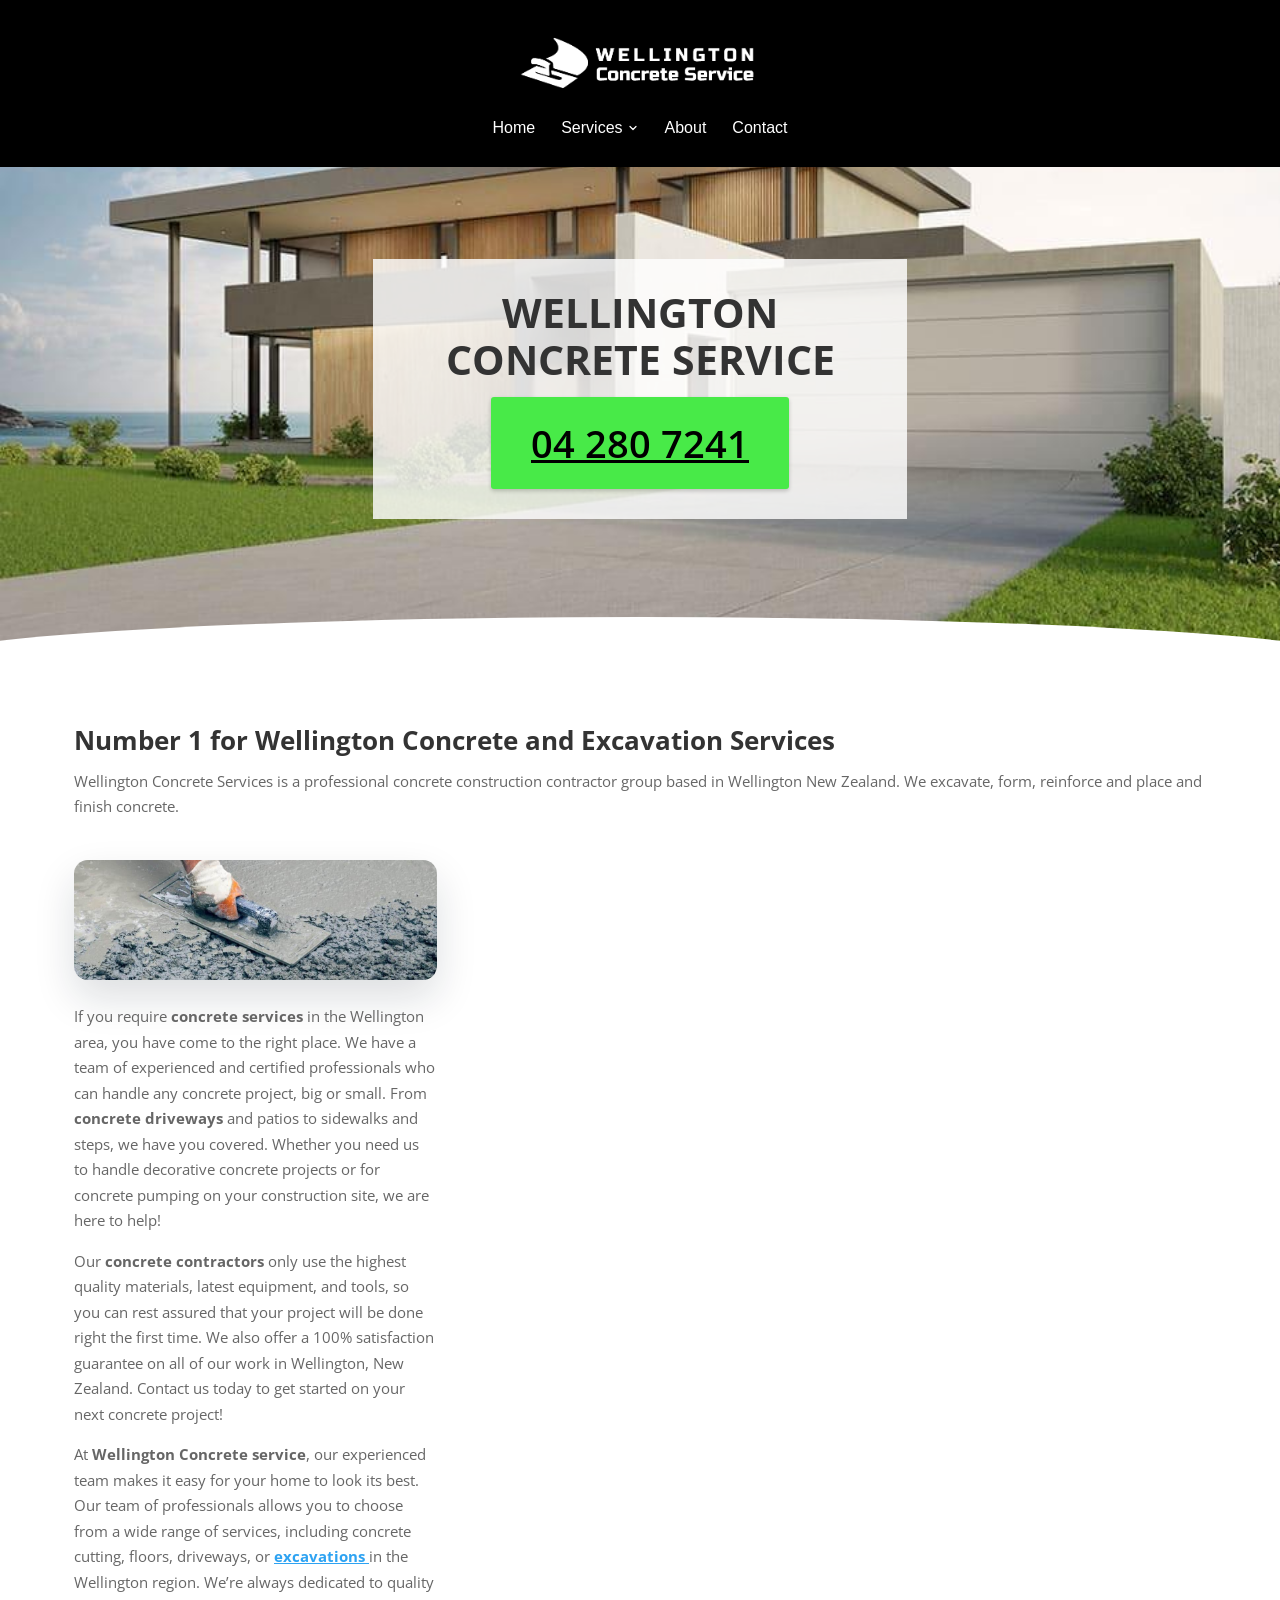
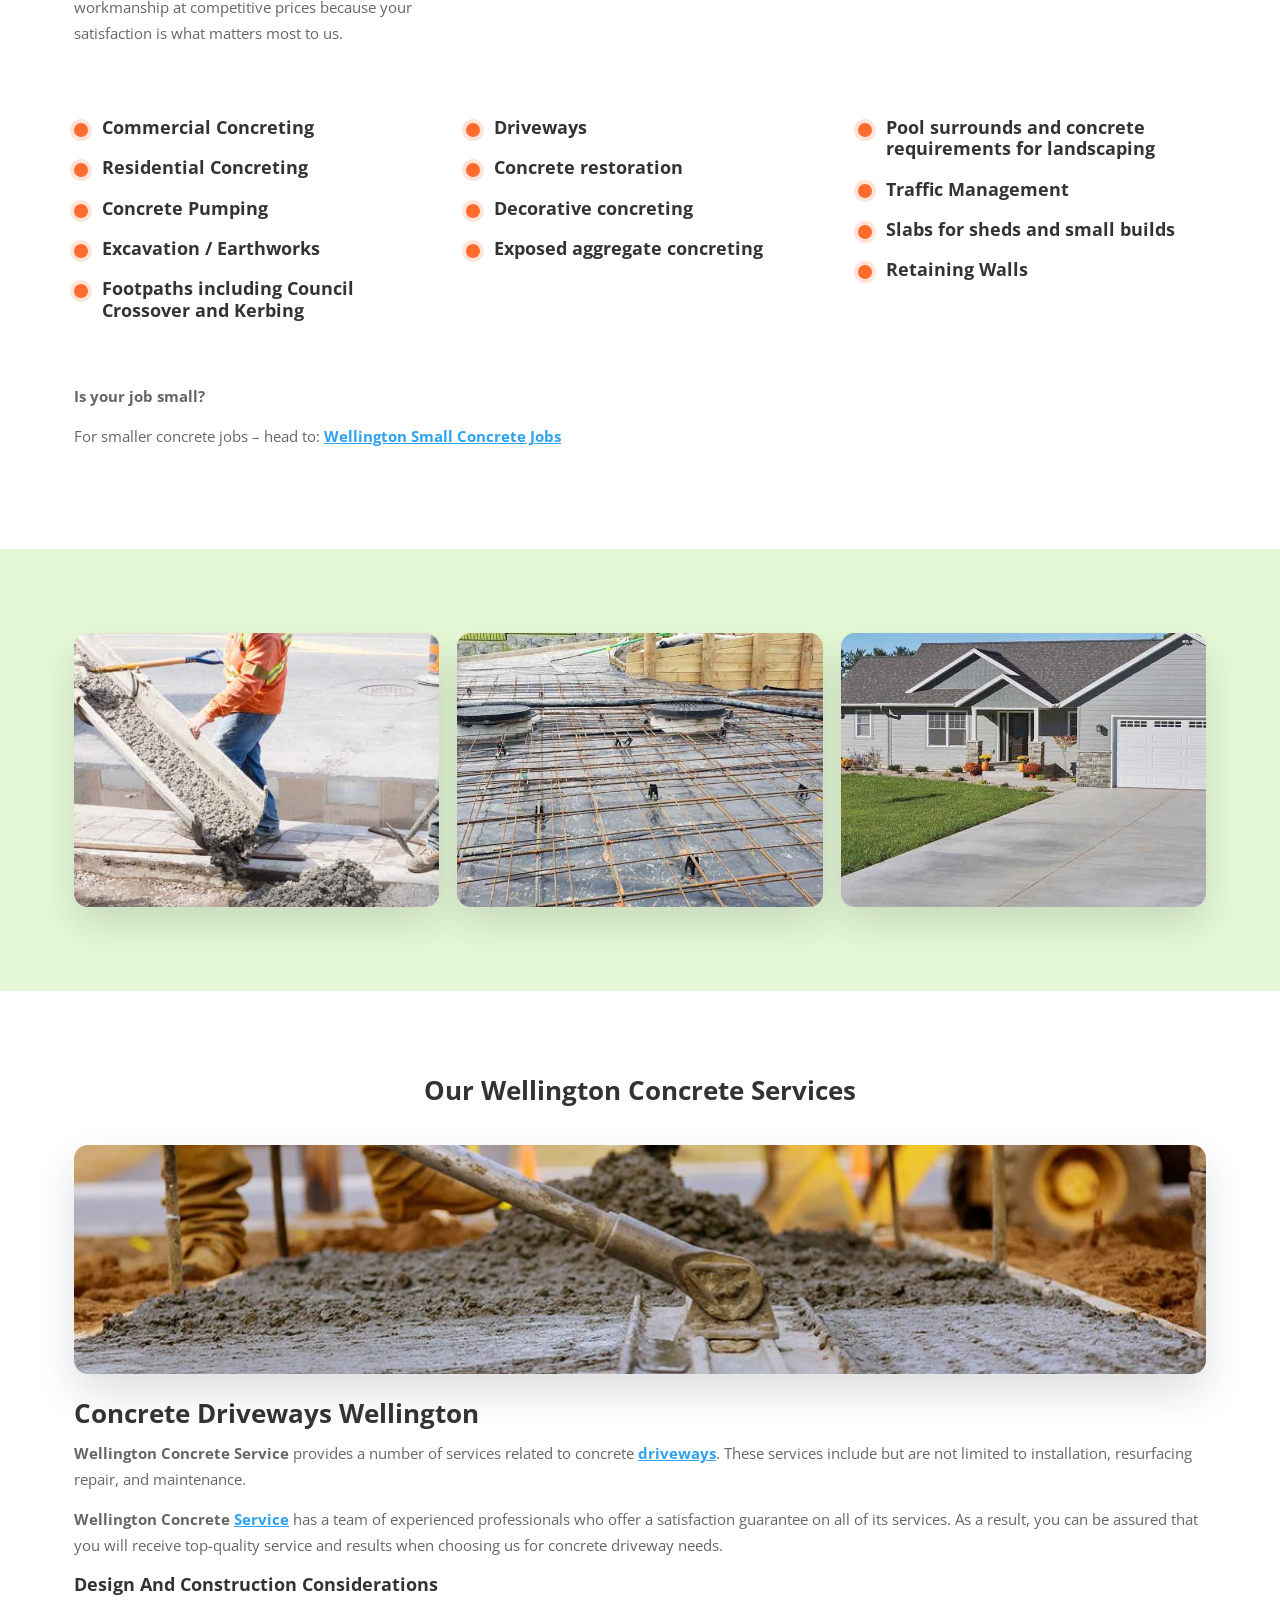
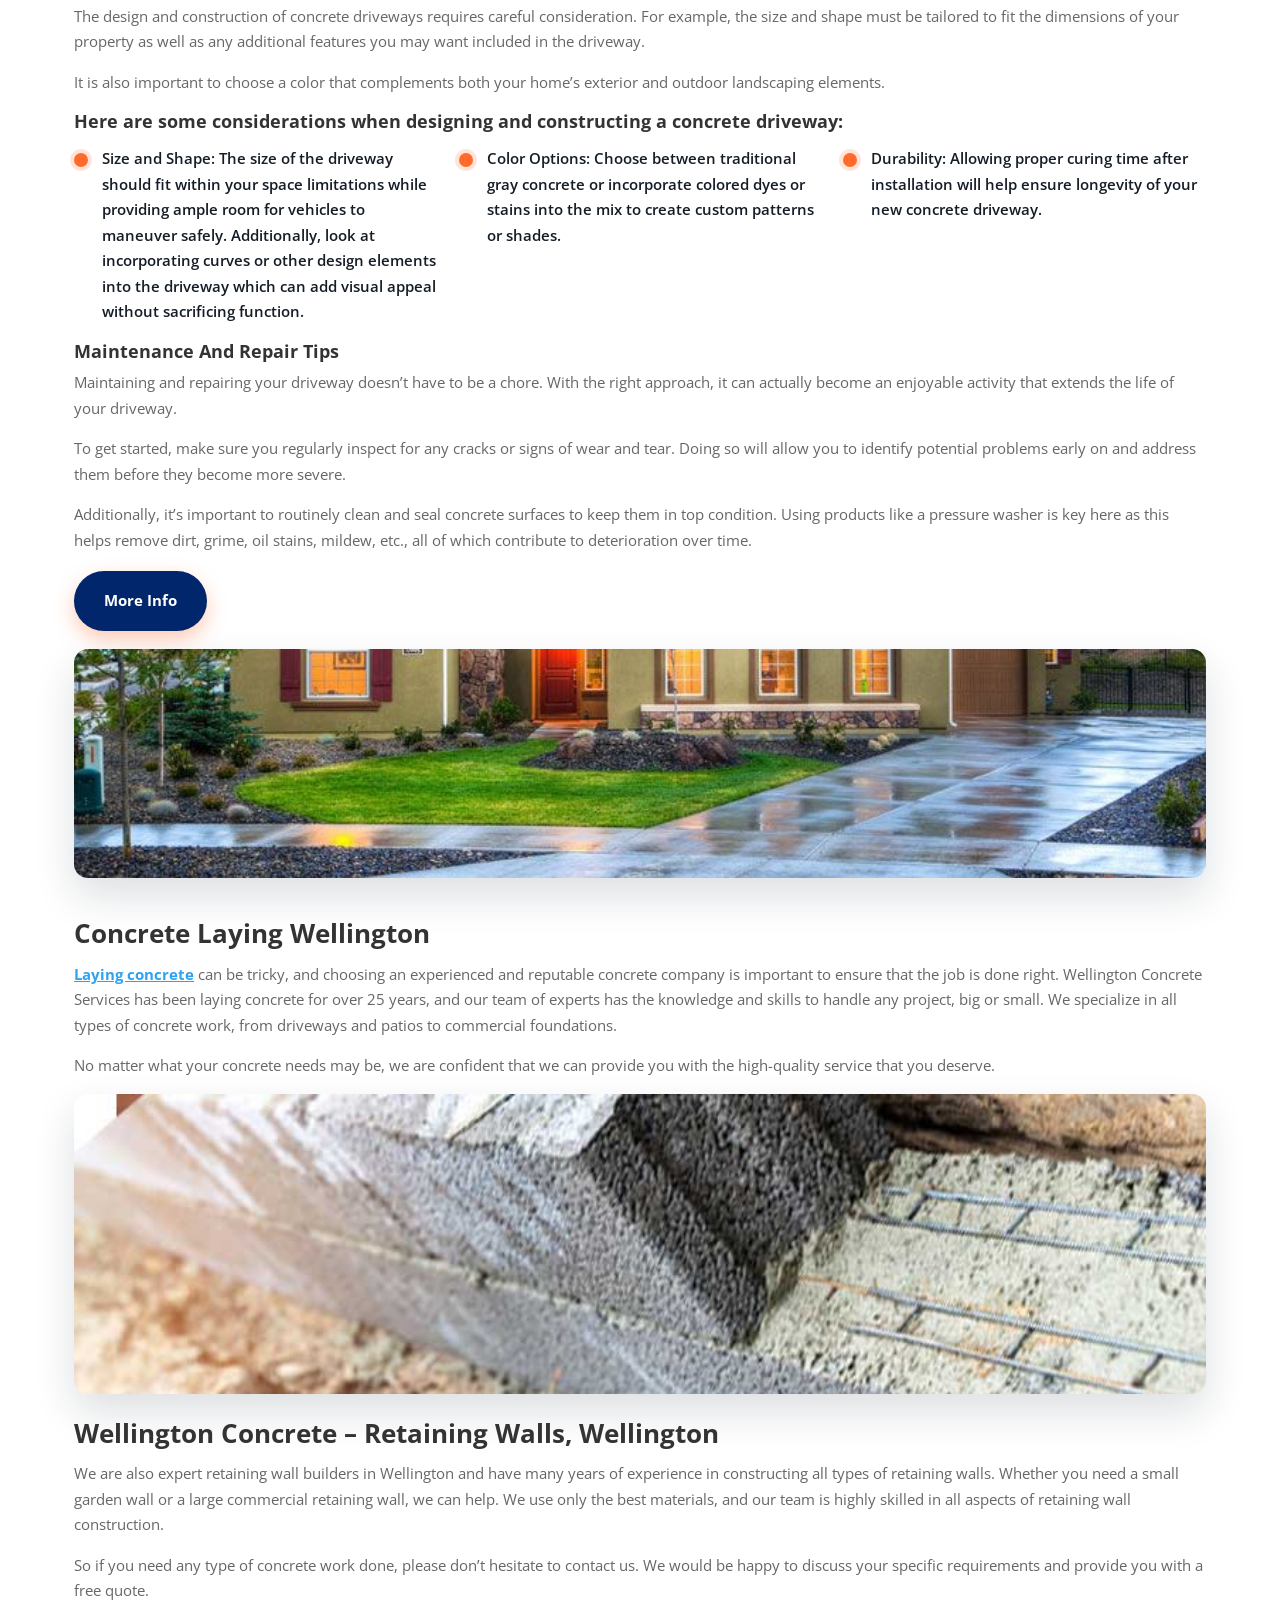
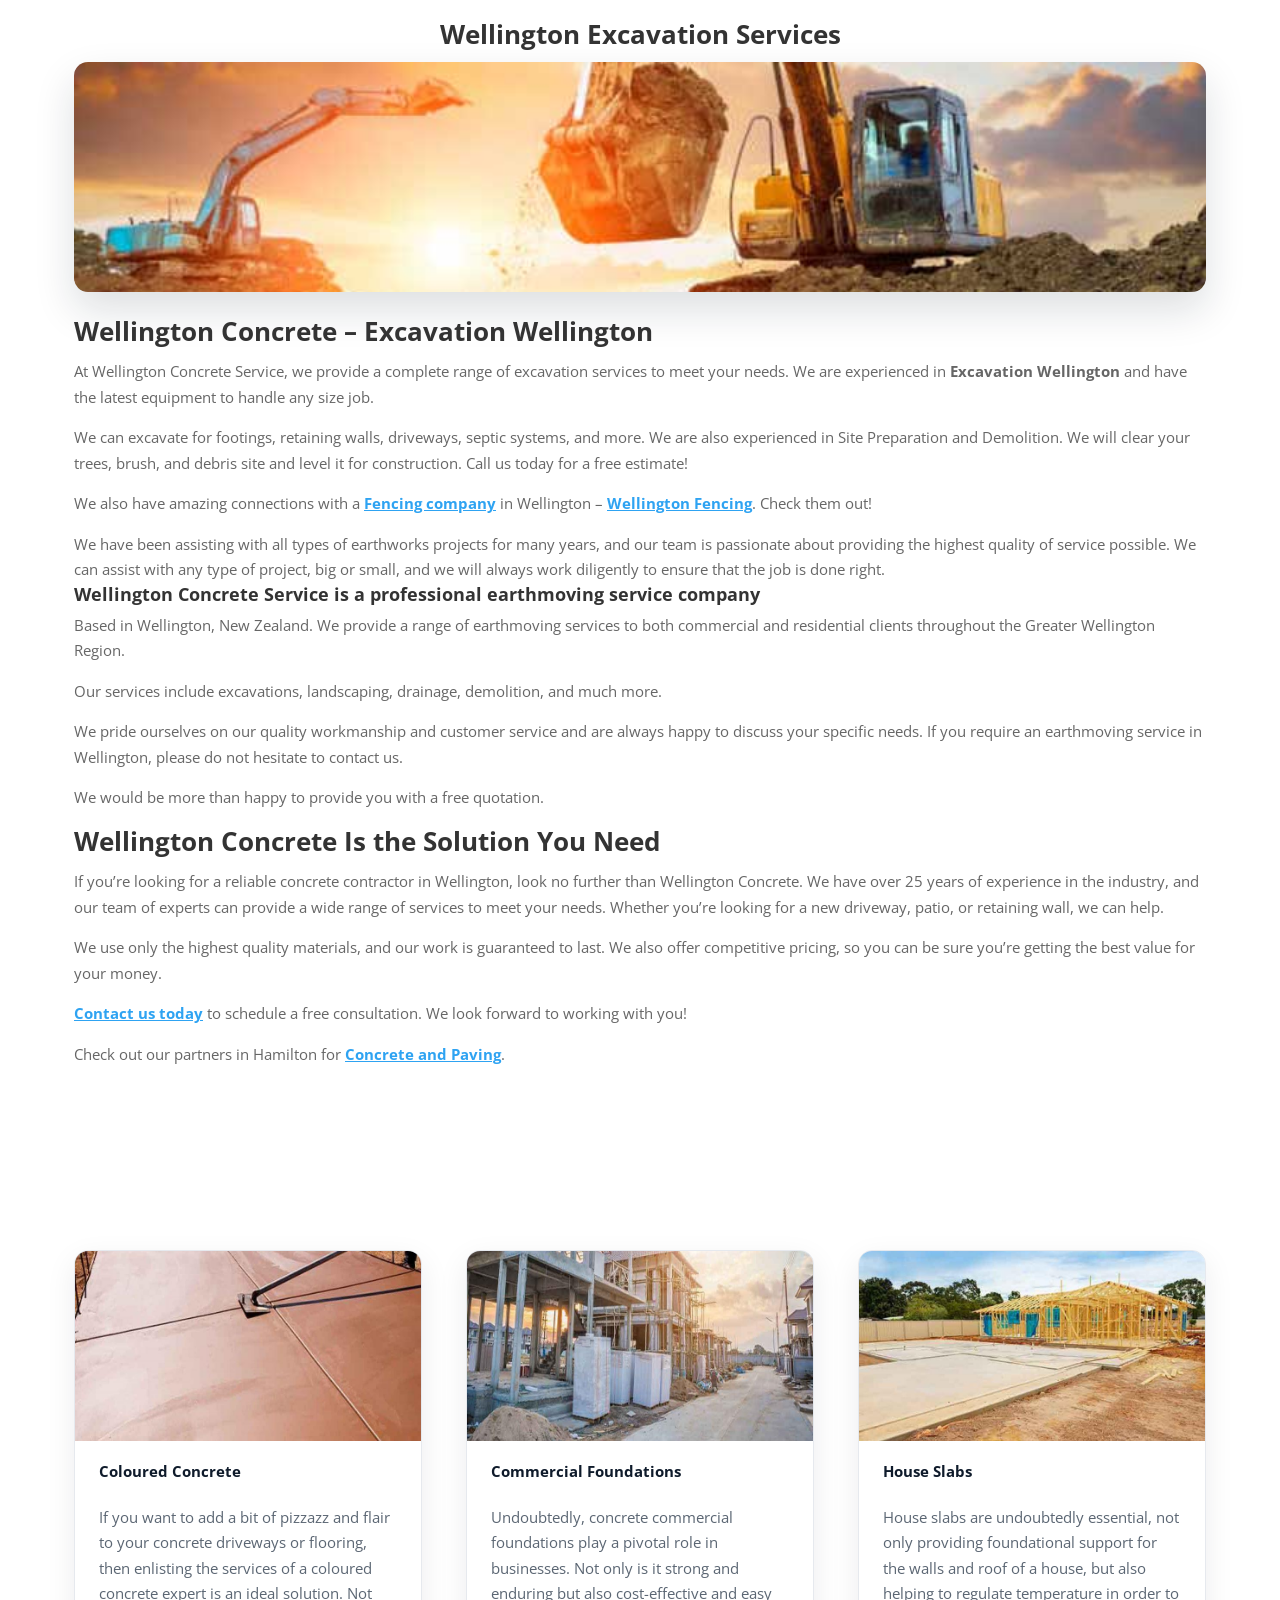
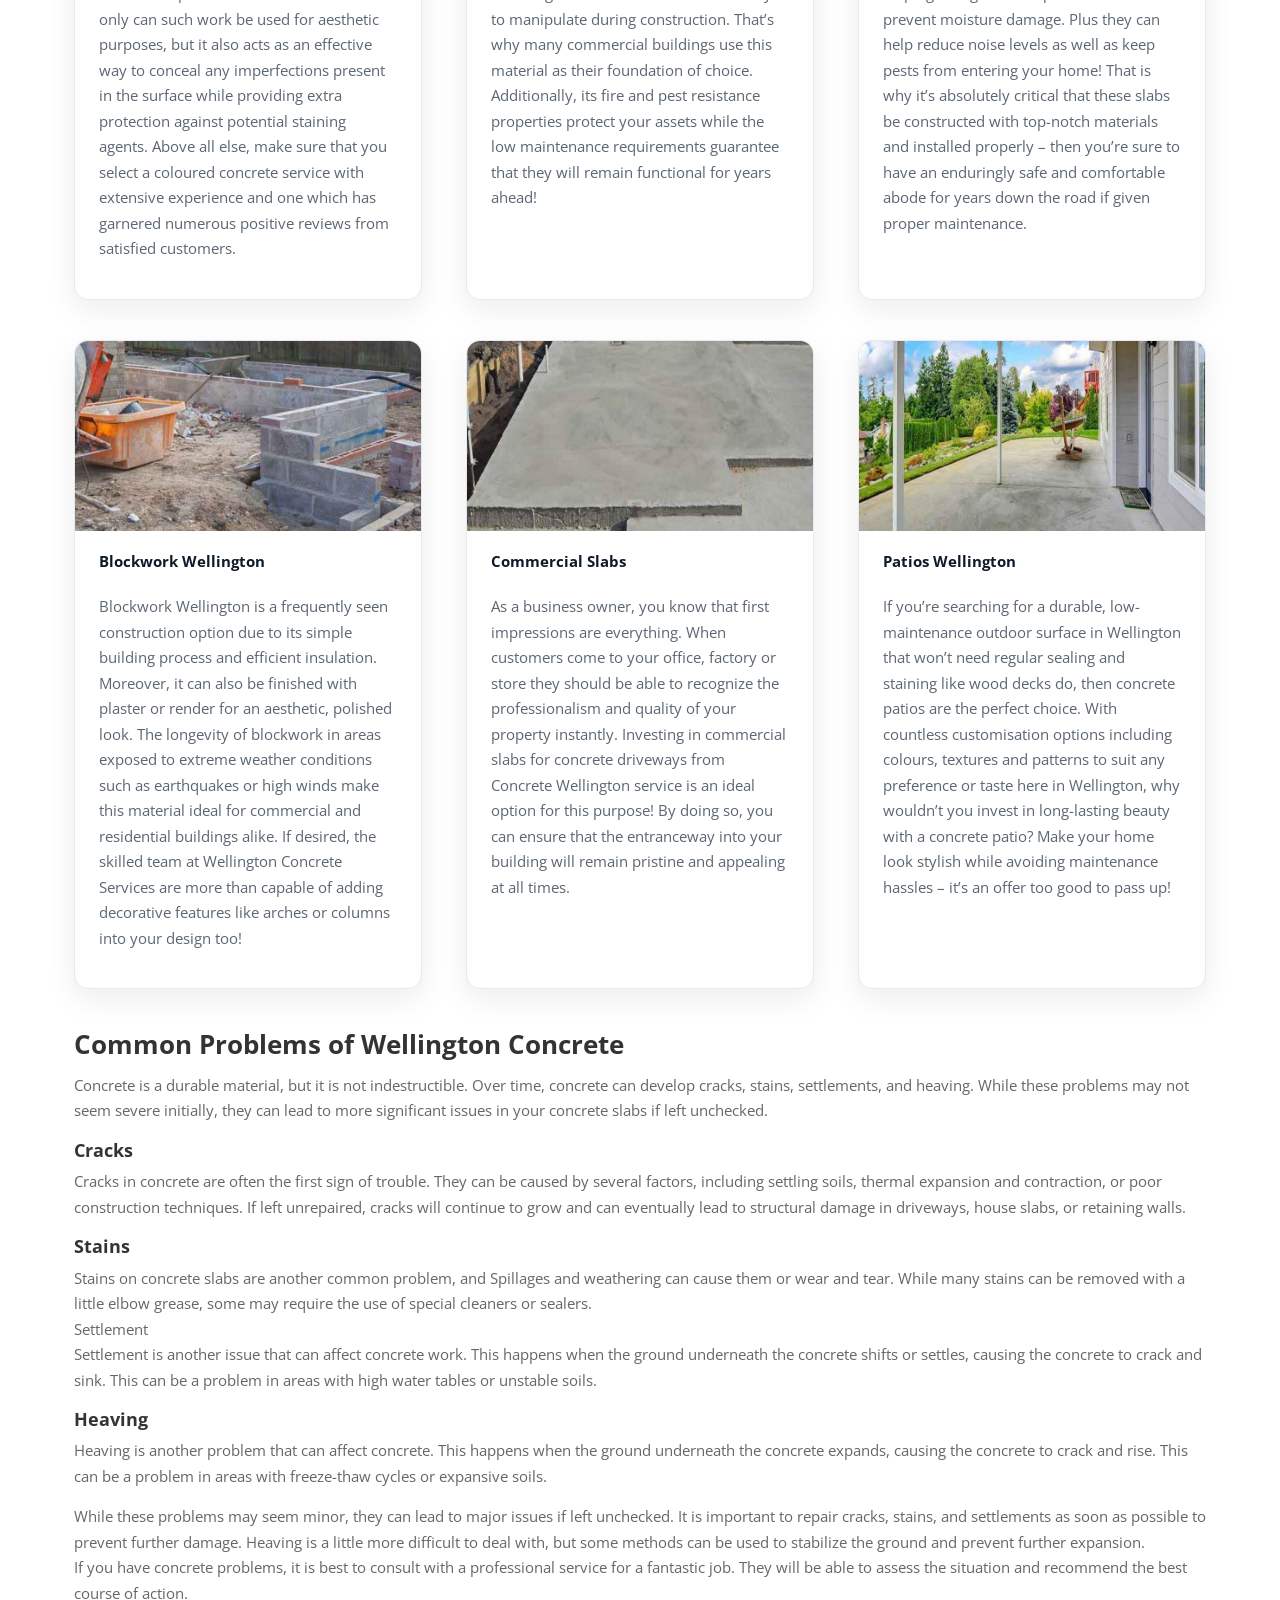
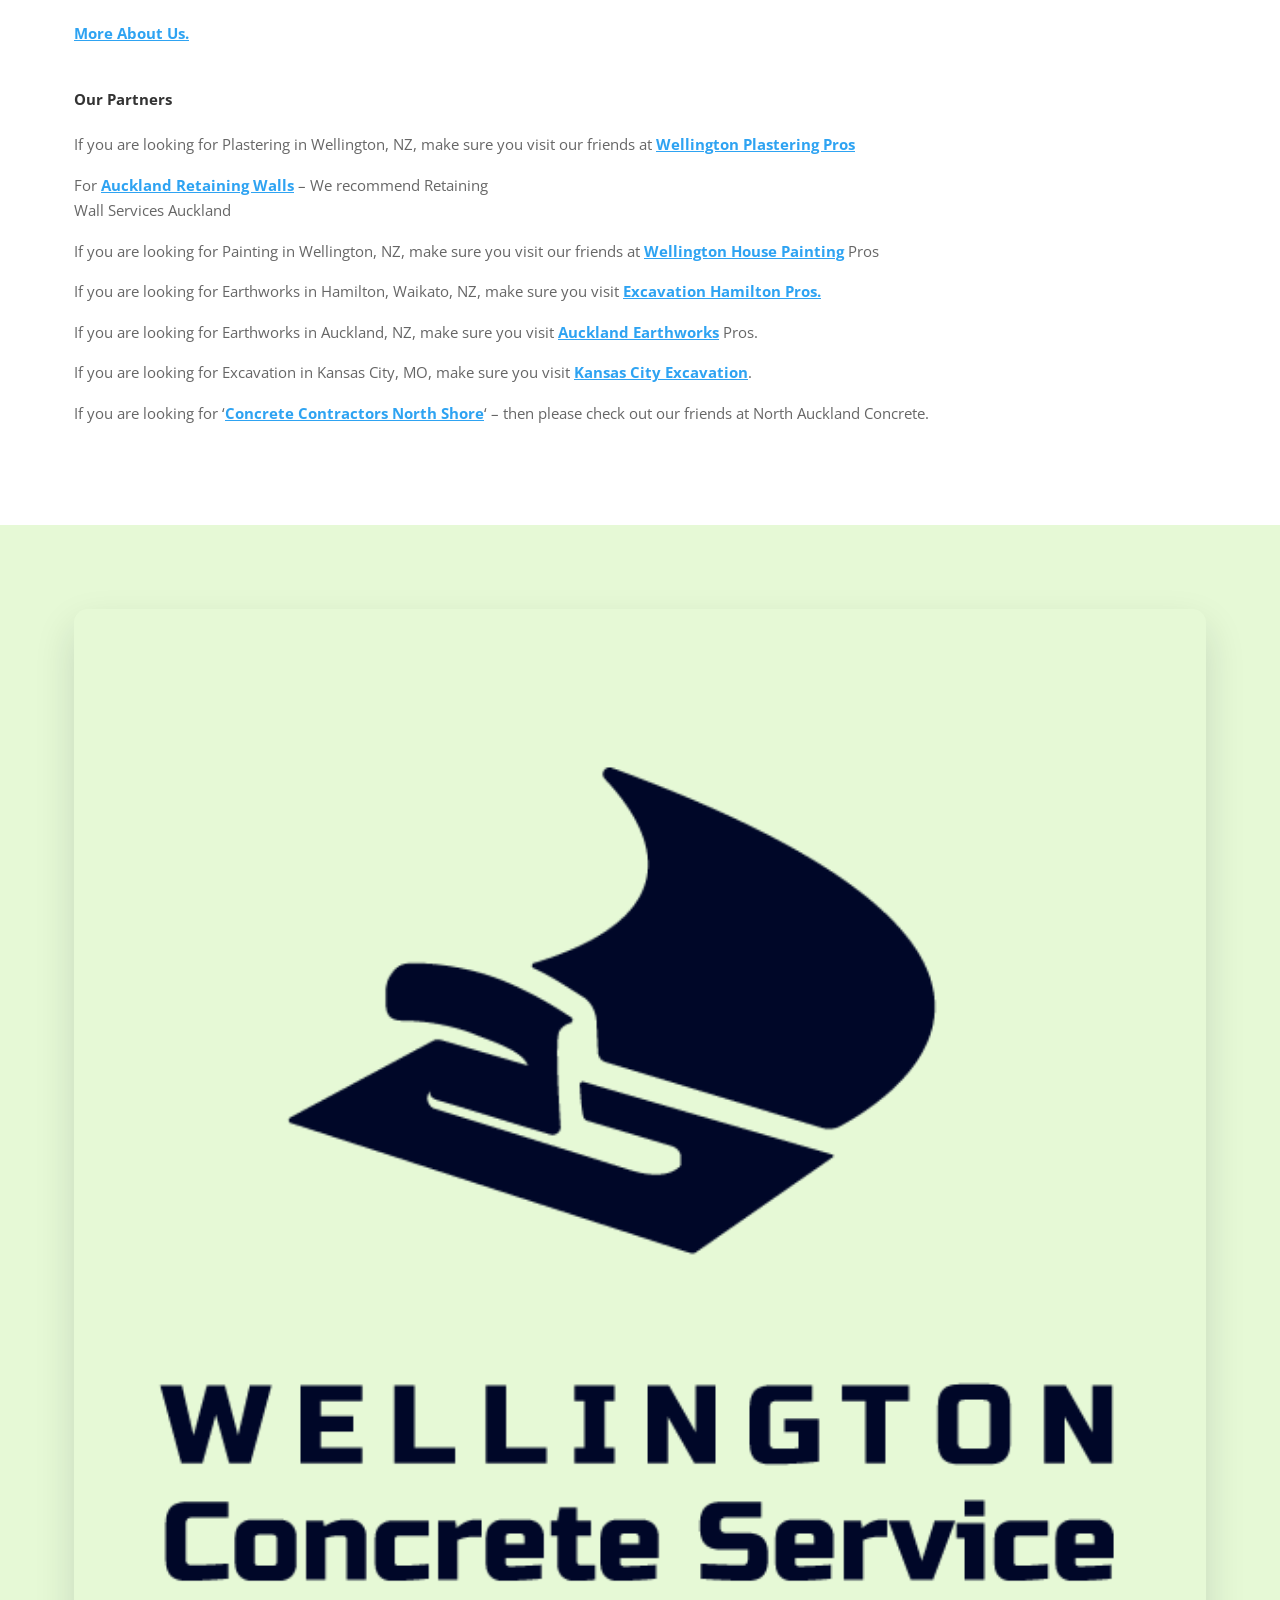
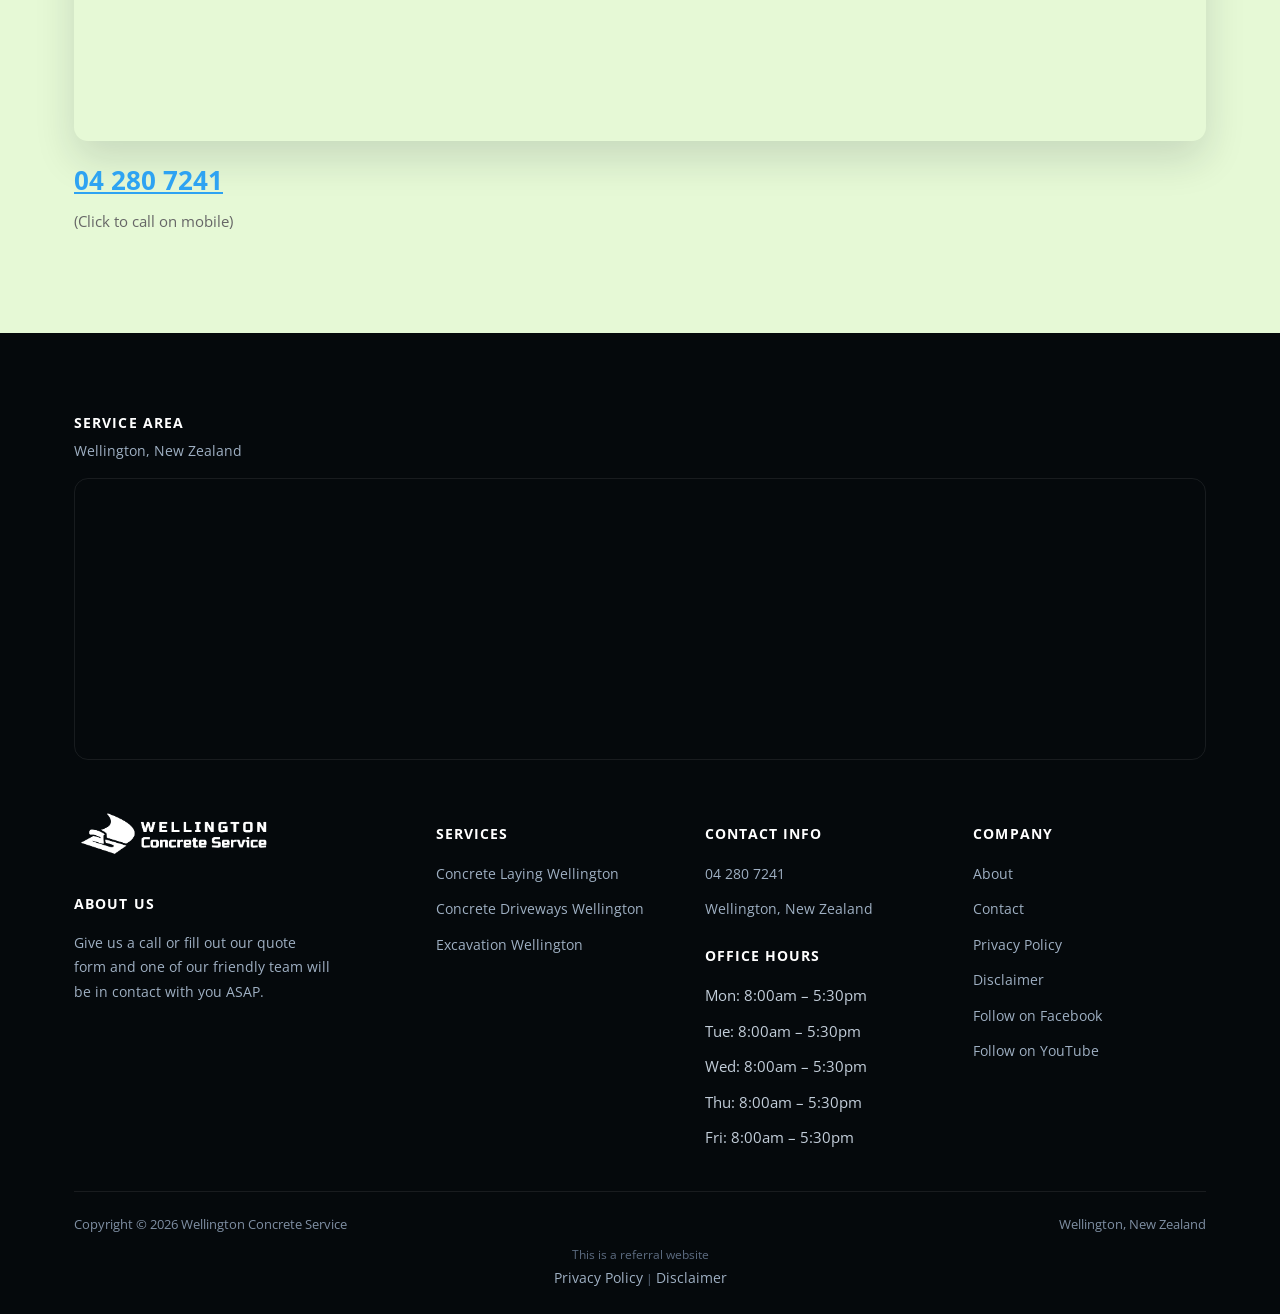
<file: index.html>
<!doctype html>
<html lang="en-NZ">
<head>
<!-- Google Tag Manager -->
<script>(function(w,d,s,l,i){w[l]=w[l]||[];w[l].push({'gtm.start':new Date().getTime(),event:'gtm.js'});var f=d.getElementsByTagName(s)[0],j=d.createElement(s),dl=l!='dataLayer'?'&l='+l:'';j.async=true;j.src='https://www.googletagmanager.com/gtm.js?id='+i+dl;f.parentNode.insertBefore(j,f);})(window,document,'script','dataLayer','GTM-KLBGTKH');</script>
<!-- End Google Tag Manager -->
<!-- Google tag (gtag.js) -->
<script async src="https://www.googletagmanager.com/gtag/js?id=G-EJHN5ELS9W"></script>
<script>
  window.dataLayer = window.dataLayer || [];
  function gtag(){dataLayer.push(arguments);}
  gtag('js', new Date());
  gtag('config', 'G-EJHN5ELS9W');
  gtag('config', 'AW-10951390908');
  gtag('config', 'G-G05PDTB1CN');
</script>
<meta charset="UTF-8">
<meta name="viewport" content="width=device-width, initial-scale=1.0">
<link rel="icon" href="/favicon-32.png" sizes="32x32" type="image/png">
<link rel="icon" href="/favicon-192.png" sizes="192x192" type="image/png">
<link rel="apple-touch-icon" href="/apple-touch-icon.png">
<title>Wellington Concrete Service - Wellington Excavation</title>
<meta name="description" content="Wellington Concrete Service takes pride at being one of the best concrete services in Wellington. We also offer Wellington Excavation Services">
<meta name="robots" content="index, follow, max-image-preview:large, max-snippet:-1, max-video-preview:-1">
<link rel="canonical" href="https://wellingtonconcreteservice.co.nz/">
<meta property="og:locale" content="en_US">
<meta property="og:type" content="website">
<meta property="og:title" content="Wellington Concrete Service - Wellington Excavation">
<meta property="og:description" content="Wellington Concrete Service takes pride at being one of the best concrete services in Wellington. We also offer Wellington Excavation Services">
<meta property="og:url" content="https://wellingtonconcreteservice.co.nz/">
<meta property="og:site_name" content="Wellington Concrete Service">
<meta property="og:image" content="https://wellingtonconcreteservice.co.nz/images/Wellington-Concrete-Services-driveways.png">
<meta property="og:image:width" content="600">
<meta property="og:image:height" content="600">
<meta property="og:image:type" content="image/png">
<meta name="twitter:card" content="summary_large_image">
<script type="application/ld+json">{"@context": "https://schema.org", "@graph": [{"@type": "WebPage", "@id": "https://wellingtonconcreteservice.co.nz/", "url": "https://wellingtonconcreteservice.co.nz/", "name": "Wellington Concrete Service - Wellington Excavation", "isPartOf": {"@id": "https://wellingtonconcreteservice.co.nz/#website"}, "about": {"@id": "https://wellingtonconcreteservice.co.nz/#organization"}, "primaryImageOfPage": {"@id": "https://wellingtonconcreteservice.co.nz/#primaryimage"}, "image": {"@id": "https://wellingtonconcreteservice.co.nz/#primaryimage"}, "thumbnailUrl": "https://wellingtonconcreteservice.co.nz/images/Wellington-Concrete-Services-driveways.png", "datePublished": "2022-08-02T17:18:40+00:00", "dateModified": "2024-12-18T00:27:39+00:00", "description": "Wellington Concrete Service takes pride at being one of the best concrete services in Wellington. We also offer Wellington Excavation Services", "breadcrumb": {"@id": "https://wellingtonconcreteservice.co.nz/#breadcrumb"}, "inLanguage": "en-US", "potentialAction": [{"@type": "ReadAction", "target": ["https://wellingtonconcreteservice.co.nz/"]}]}, {"@type": "ImageObject", "inLanguage": "en-US", "@id": "https://wellingtonconcreteservice.co.nz/#primaryimage", "url": "https://wellingtonconcreteservice.co.nz/images/Wellington-Concrete-Services-driveways.png", "contentUrl": "https://wellingtonconcreteservice.co.nz/images/Wellington-Concrete-Services-driveways.png", "width": 600, "height": 600, "caption": "Wellington Concrete services - Concrete driveways, Excavation and Commercial Concrete"}, {"@type": "BreadcrumbList", "@id": "https://wellingtonconcreteservice.co.nz/#breadcrumb", "itemListElement": [{"@type": "ListItem", "position": 1, "name": "Home"}]}, {"@type": "WebSite", "@id": "https://wellingtonconcreteservice.co.nz/#website", "url": "https://wellingtonconcreteservice.co.nz/", "name": "Wellington Concrete Service", "description": "We Service all Concrete projects in the Wellington Region", "publisher": {"@id": "https://wellingtonconcreteservice.co.nz/#organization"}, "alternateName": "Wellington Concrete Driveways", "inLanguage": "en-US"}, {"@type": "Organization", "@id": "https://wellingtonconcreteservice.co.nz/#organization", "name": "Wellington Concrete and Excavation Services", "alternateName": "Wellington Concrete Driveways & Excavation", "url": "https://wellingtonconcreteservice.co.nz/", "logo": {"@type": "ImageObject", "inLanguage": "en-US", "@id": "https://wellingtonconcreteservice.co.nz/#/schema/logo/image/", "url": "https://wellingtonconcreteservice.co.nz/images/Wellington-Concrete-Services-driveways.png", "contentUrl": "https://wellingtonconcreteservice.co.nz/images/Wellington-Concrete-Services-driveways.png", "width": 600, "height": 600, "caption": "Wellington Concrete and Excavation Services"}, "image": {"@id": "https://wellingtonconcreteservice.co.nz/#/schema/logo/image/"}}]}</script>
<script type="application/ld+json">{"@context": "https://schema.org", "@type": "LocalBusiness", "name": "Wellington Concrete Service", "image": "https://wellingtonconcreteservice.co.nz/images/logo-Wellington-Concrete-Long-1.png", "@id": "", "url": "https://wellingtonconcreteservice.co.nz/", "telephone": "04 280 7241", "address": {"@type": "PostalAddress", "streetAddress": "", "addressLocality": "Wellington", "postalCode": "", "addressCountry": "NZ"}, "openingHoursSpecification": {"@type": "OpeningHoursSpecification", "dayOfWeek": ["Monday", "Tuesday", "Wednesday", "Thursday", "Friday", "Saturday", "Sunday"], "opens": "00:00", "closes": "23:59"}, "sameAs": ["https://https//www.facebook.com/profile.php?id=100088883465472", "https://www.youtube.com/@wellingtonconcrete8237"]}</script>

<link rel="preconnect" href="https://fonts.googleapis.com">
<link rel="preconnect" href="https://fonts.gstatic.com" crossorigin>
<link rel="preload" as="style" href="https://fonts.googleapis.com/css2?family=Open+Sans:wght@400;600;700;800&display=swap" onload="this.onload=null;this.rel='stylesheet'">
<noscript><link rel="stylesheet" href="https://fonts.googleapis.com/css2?family=Open+Sans:wght@400;600;700;800&display=swap"></noscript>
<link rel="stylesheet" href="/css/style.css">
<style id="mnfix">.mobile-menu.open{max-height:calc(100vh - 150px);max-height:calc(100dvh - 150px);overflow-y:auto;-webkit-overflow-scrolling:touch;overscroll-behavior:contain}.mobile-menu.msub-ready .mobile-submenu{display:none}.mobile-menu.msub-ready .mobile-submenu.open{display:flex}.mobile-menu a.msub-parent{display:flex;justify-content:space-between;align-items:center}.mobile-menu a.msub-parent::after{content:"";width:8px;height:8px;border-right:2px solid currentColor;border-bottom:2px solid currentColor;transform:rotate(45deg);margin-right:6px;transition:transform .2s}.mobile-menu a.msub-parent[aria-expanded=true]::after{transform:rotate(-135deg)}</style></head>
<body class="">
<noscript><iframe src="https://www.googletagmanager.com/ns.html?id=GTM-KLBGTKH" height="0" width="0" style="display:none;visibility:hidden"></iframe></noscript>
<header class="classic">
  <div class="c-head wrap">
    <a href="/" class="brand"><img src="/images/Wellington-Concrete-Long-White.png" alt="Wellington Concrete Service" width="639" height="175"></a>
    <nav class="links"><a href="/">Home</a><div class="nav-item"><a href="/services/">Services <svg viewBox="0 0 24 24" fill="none" stroke-width="2.4" stroke-linecap="round" stroke-linejoin="round"><path d="m6 9 6 6 6-6"/></svg></a><div class="nav-dropdown"><a href="/concrete-laying-wellington/">Concrete Laying Wellington</a><a href="/concrete-driveways-wellington/">Concrete Driveways Wellington</a><a href="/excavation-wellington/">Excavation Wellington</a></div></div><a href="/about/">About</a><a href="/contact/">Contact</a></nav>
    <button type="button" class="hamburger-btn" id="hamburgerBtn" aria-label="Open menu" aria-expanded="false"><svg viewBox="0 0 24 24" fill="none" stroke="#fff" stroke-width="2.4" stroke-linecap="round" stroke-linejoin="round"><path d="M4 7h16M4 12h16M4 17h16"/></svg></button>
  </div>
  <div class="mobile-menu" id="mobileMenu"><a href="/">Home</a><a href="/services/">Services</a><div class="mobile-submenu"><a href="/concrete-laying-wellington/">Concrete Laying Wellington</a><a href="/concrete-driveways-wellington/">Concrete Driveways Wellington</a><a href="/excavation-wellington/">Excavation Wellington</a></div><a href="/about/">About</a><a href="/contact/">Contact</a><a href="tel:042807241" class="mobile-menu-phone">Call 04 280 7241</a></div>
</header>
<main>
<section class="hero-c" id="top"><div class="hero-c-box"><div class="row"><div class="text"><h1>WELLINGTON CONCRETE SERVICE</h1></div><p class="btn-wrap"><a class="btn btn-primary" href="tel:042807241">04 280 7241</a></p></div></div></section>
<section class=""><div class="wrap"><div class="row"><div class="text">

<h2>Number 1 for Wellington Concrete and Excavation Services</h2>
<p>Wellington Concrete Services is a professional concrete construction contractor group based in Wellington New Zealand. We excavate, form, reinforce and place and finish concrete. </p>

</div></div><div class="row cols cols-2 formrow"><div class="col"><div class="figure"><img src="/images/Wellington-concrete-c1-e1657133706240.jpg" alt="Laying concrete on a sunny day" width="1100" height="365" loading="lazy" decoding="async"></div><div class="text"><p>If you require <strong>concrete services</strong> in the Wellington area, you have come to the right place. We have a team of experienced and certified professionals who can handle any concrete project, big or small. From <strong>concrete driveways</strong> and patios to sidewalks and steps, we have you covered. Whether you need us to handle decorative concrete projects or for concrete pumping on your construction site, we are here to help!</p>
<p>Our <strong>concrete contractors</strong> only use the highest quality materials, latest equipment, and tools, so you can rest assured that your project will be done right the first time. We also offer a 100% satisfaction guarantee on all of our work in Wellington, New Zealand. Contact us today to get started on your next concrete project!</p>
<p>At<strong> Wellington Concrete service</strong>, our experienced team makes it easy for your home to look its best. Our team of professionals allows you to choose from a wide range of services, including concrete cutting, floors, driveways, or <a href="/excavation-wellington/"><strong>excavations</strong> </a>in the Wellington region. We’re always dedicated to quality workmanship at competitive prices because your satisfaction is what matters most to us.</p></div></div><div class="col"><div class="form-card"><iframe src="https://api.leadconnectorhq.com/widget/form/jcKH9aE2i1mX6NmtpPeu" style="width:100%;height:100%;min-height:768px;border:none;border-radius:14px" id="inline-jcKH9aE2i1mX6NmtpPeu" data-layout="{'id':'INLINE'}" data-trigger-type="alwaysShow" data-trigger-value="" data-activation-type="alwaysActivated" data-activation-value="" data-deactivation-type="neverDeactivate" data-deactivation-value="" data-form-name="Wellington Concrete" data-height="768" data-layout-iframe-id="inline-jcKH9aE2i1mX6NmtpPeu" data-form-id="jcKH9aE2i1mX6NmtpPeu" data-cookie-consent="true" data-cookie-consent-provider="auto" title="Wellington Concrete"></iframe></div></div></div><div class="row cols cols-3"><div class="col"><div class="text"><ul>
<li>
<h3>Commercial Concreting</h3>
</li>
<li>
<h3>Residential Concreting</h3>
</li>
<li>
<h3>Concrete Pumping</h3>
</li>
<li>
<h3>Excavation / Earthworks</h3>
</li>
<li>
<h3>Footpaths including Council Crossover and Kerbing</h3>
</li>
</ul></div></div><div class="col"><div class="text"><ul>
<li>
<h3>Driveways</h3>
</li>
<li>
<h3>Concrete restoration</h3>
</li>
<li>
<h3>Decorative concreting</h3>
</li>
<li>
<h3>Exposed aggregate concreting</h3>
</li>
</ul></div></div><div class="col"><div class="text"><ul>
<li>
<h3>Pool surrounds and concrete requirements for landscaping</h3>
</li>
<li>
<h3>Traffic Management</h3>
</li>
<li>
<h3>Slabs for sheds and small builds</h3>
</li>
<li>
<h3>Retaining Walls</h3>
</li>
</ul></div></div></div><div class="row"><div class="text"><p><strong>Is your job small?</strong></p>
<p>For smaller concrete jobs – head to: <a href="https://wellington.smallconcretejobs.co.nz/" target="_blank" rel="noopener">Wellington Small Concrete Jobs</a></p></div></div></div></section>
<section class="sec-cream"><div class="wrap"><div class="row gallery-grid"><div class="figure"><img src="/images/Wellington-concrete-d1.jpg" alt="team at work in wellington pouring cement" width="800" height="480" loading="lazy" decoding="async"></div><div class="figure"><img src="/images/Wellington-concrete-d2.jpg" alt="ground work foundation work in wellington" width="800" height="480" loading="lazy" decoding="async"></div><div class="figure"><img src="/images/Wellington-concrete-d3.jpg" alt="another finished driveway great stuff" width="800" height="480" loading="lazy" decoding="async"></div></div></div></section>
<section class=""><div class="wrap"><div class="row"><div class="text"><h2>Our Wellington Concrete Services</h2></div></div><div class="row"><div class="figure"><img src="/images/Wellington-concrete-banner-2.jpg" alt="We service all of the wellington region for concreting " width="1100" height="222" loading="lazy" decoding="async"></div><div class="text"><h2>Concrete Driveways Wellington</h2>
<p><strong>Wellington Concrete Service</strong> provides a number of services related to concrete <a href="/concrete-driveways-wellington/">driveways</a>. These services include but are not limited to installation, resurfacing repair, and maintenance.</p>
<p><strong>Wellington Concrete <a href="/services/">Service</a></strong> has a team of experienced professionals who offer a satisfaction guarantee on all of its services. As a result, you can be assured that you will receive top-quality service and results when choosing us for concrete driveway needs.</p>
<h3>Design And Construction Considerations</h3>
<p>The design and construction of concrete driveways requires careful consideration. For example, the size and shape must be tailored to fit the dimensions of your property as well as any additional features you may want included in the driveway.</p>
<p>It is also important to choose a color that complements both your home’s exterior and outdoor landscaping elements.</p>
<h3>Here are some considerations when designing and constructing a concrete driveway:</h3>
<ul>
<li>Size and Shape: The size of the driveway should fit within your space limitations while providing ample room for vehicles to maneuver safely. Additionally, look at incorporating curves or other design elements into the driveway which can add visual appeal without sacrificing function.</li>
<li>Color Options: Choose between traditional gray concrete or incorporate colored dyes or stains into the mix to create custom patterns or shades.</li>
<li>Durability: Allowing proper curing time after installation will help ensure longevity of your new concrete driveway.</li>
</ul>
<h3>Maintenance And Repair Tips</h3>
<p>Maintaining and repairing your driveway doesn’t have to be a chore. With the right approach, it can actually become an enjoyable activity that extends the life of your driveway.</p>
<p>To get started, make sure you regularly inspect for any cracks or signs of wear and tear. Doing so will allow you to identify potential problems early on and address them before they become more severe.</p>
<p>Additionally, it’s important to routinely clean and seal concrete surfaces to keep them in top condition. Using products like a pressure washer is key here as this helps remove dirt, grime, oil stains, mildew, etc., all of which contribute to deterioration over time.</p></div><p class="btn-wrap"><a class="btn btn-primary" href="/concrete-driveways-wellington/">More Info</a></p><div class="figure"><img src="/images/Wellington-concrete-b4.jpg" alt="driveway building cement in wellington" width="800" height="162" loading="lazy" decoding="async"></div></div><div class="row"><div class="text"><h2>Concrete Laying Wellington</h2>
<p><a href="/concrete-laying-wellington/">Laying concrete</a> can be tricky, and choosing an experienced and reputable concrete company is important to ensure that the job is done right. Wellington Concrete Services has been laying concrete for over 25 years, and our team of experts has the knowledge and skills to handle any project, big or small. We specialize in all types of concrete work, from driveways and patios to commercial foundations.</p>
<p>No matter what your concrete needs may be, we are confident that we can provide you with the high-quality service that you deserve.</p></div><div class="figure"><img src="/images/Wellington-concrete-b3-1.jpg" alt="block retaining walls wellington" width="800" height="212" loading="lazy" decoding="async"></div><div class="text"><h2>Wellington Concrete – Retaining Walls, Wellington</h2>
<p>We are also expert retaining wall builders in Wellington and have many years of experience in constructing all types of retaining walls. Whether you need a small garden wall or a large commercial retaining wall, we can help. We use only the best materials, and our team is highly skilled in all aspects of retaining wall construction.</p>
<p>So if you need any type of concrete work done, please don’t hesitate to contact us. We would be happy to discuss your specific requirements and provide you with a free quote.</p></div><div class="text"><h2>Wellington Excavation Services</h2></div><div class="figure"><img src="/images/Wellington-concrete-service-b1.jpg" alt="wellington excavation - wellington earthworks" width="800" height="162" loading="lazy" decoding="async"></div><div class="text"><h2>Wellington Concrete – Excavation Wellington</h2>
<p>At Wellington Concrete Service, we provide a complete range of excavation services to meet your needs. We are experienced in <strong>Excavation Wellington</strong> and have the latest equipment to handle any size job.</p>
<p>We can excavate for footings, retaining walls, driveways, septic systems, and more. We are also experienced in Site Preparation and Demolition. We will clear your trees, brush, and debris site and level it for construction. Call us today for a free estimate!</p>
<p>We also have amazing connections with a <a href="https://wellingtonfencing.co.nz/" target="_blank" rel="noopener">Fencing company</a> in Wellington – <a href="https://wellingtonfencing.co.nz/" target="_blank" rel="noopener">Wellington Fencing</a>. Check them out!</p></div><div class="text">We have been assisting with all types of earthworks projects for many years, and our team is passionate about providing the highest quality of service possible. We can assist with any type of project, big or small, and we will always work diligently to ensure that the job is done right.</div><div class="text"><h3>Wellington Concrete Service is a professional earthmoving service company</h3>
<p>Based in Wellington, New Zealand. We provide a range of earthmoving services to both commercial and residential clients throughout the Greater Wellington Region.</p>
<p>Our services include excavations, landscaping, drainage, demolition, and much more.</p>
<p>We pride ourselves on our quality workmanship and customer service and are always happy to discuss your specific needs. If you require an earthmoving service in Wellington, please do not hesitate to contact us.</p>
<p>We would be more than happy to provide you with a free quotation.</p></div><div class="text"><h2>Wellington Concrete Is the Solution You Need</h2>
<p>If you’re looking for a reliable concrete contractor in Wellington, look no further than Wellington Concrete. We have over 25 years of experience in the industry, and our team of experts can provide a wide range of services to meet your needs. Whether you’re looking for a new driveway, patio, or retaining wall, we can help.</p>
<p>We use only the highest quality materials, and our work is guaranteed to last. We also offer competitive pricing, so you can be sure you’re getting the best value for your money.</p>
<p><a href="/contact/">Contact us today</a> to schedule a free consultation. We look forward to working with you!</p>
<p>Check out our partners in Hamilton for <a href="https://hamiltonconcretepaving.co.nz/" target="_blank" rel="noopener">Concrete and Paving</a>. </p></div></div></div></section>
<section class=""><div class="wrap"><div class="row cols cols-3"><div class="col"><div class="blurb"><div class="figure"><img src="/images/Coloured-Concrete-Tauranga-Concrete-Service-1.jpg" alt="coloured concrete wellington" width="800" height="480" loading="lazy" decoding="async"></div><h4>Coloured Concrete</h4><p>If you want to add a bit of pizzazz and flair to your concrete driveways or flooring, then enlisting the services of a coloured concrete expert is an ideal solution. Not only can such work be used for aesthetic purposes, but it also acts as an effective way to conceal any imperfections present in the surface while providing extra protection against potential staining agents. Above all else, make sure that you select a coloured concrete service with extensive experience and one which has garnered numerous positive reviews from satisfied customers.</p></div></div><div class="col"><div class="blurb"><div class="figure"><img src="/images/Commercial-Foundations-Tauranga-Concrete-Service-2.jpg" alt="commercial foundations wellington service" width="800" height="480" loading="lazy" decoding="async"></div><h4>Commercial Foundations</h4><p>Undoubtedly, concrete commercial foundations play a pivotal role in businesses. Not only is it strong and enduring but also cost-effective and easy to manipulate during construction. That’s why many commercial buildings use this material as their foundation of choice. Additionally, its fire and pest resistance properties protect your assets while the low maintenance requirements guarantee that they will remain functional for years ahead!</p></div></div><div class="col"><div class="blurb"><div class="figure"><img src="/images/House-Slab-Tauranga-Concrete-Service-1.jpg" alt="house slabs wellington" width="800" height="480" loading="lazy" decoding="async"></div><h4>House Slabs</h4><p>House slabs are undoubtedly essential, not only providing foundational support for the walls and roof of a house, but also helping to regulate temperature in order to prevent moisture damage. Plus they can help reduce noise levels as well as keep pests from entering your home! That is why it’s absolutely critical that these slabs be constructed with top-notch materials and installed properly – then you’re sure to have an enduringly safe and comfortable abode for years down the road if given proper maintenance.</p></div></div></div><div class="row cols cols-3"><div class="col"><div class="blurb"><div class="figure"><img src="/images/Blockwork-Tauranga-Concrete-Service-2.jpg" alt="blockwork Wellington" width="800" height="480" loading="lazy" decoding="async"></div><h4>Blockwork Wellington</h4><p>Blockwork Wellington is a frequently seen construction option due to its simple building process and efficient insulation. Moreover, it can also be finished with plaster or render for an aesthetic, polished look. The longevity of blockwork in areas exposed to extreme weather conditions such as earthquakes or high winds make this material ideal for commercial and residential buildings alike. If desired, the skilled team at Wellington Concrete Services are more than capable of adding decorative features like arches or columns into your design too!</p></div></div><div class="col"><div class="blurb"><div class="figure"><img src="/images/Commercial-Slab-Thin-Tauranga-Concrete.jpg" alt="commercial foundations Wellington service" width="800" height="480" loading="lazy" decoding="async"></div><h4>Commercial Slabs</h4><p>As a business owner, you know that first impressions are everything. When customers come to your office, factory or store they should be able to recognize the professionalism and quality of your property instantly. Investing in commercial slabs for concrete driveways from Concrete Wellington service is an ideal option for this purpose! By doing so, you can ensure that the entranceway into your building will remain pristine and appealing at all times. </p></div></div><div class="col"><div class="blurb"><div class="figure"><img src="/images/Patio-Tauranga-Concrete-Service-1-1.jpg" alt="patios Wellington" width="800" height="480" loading="lazy" decoding="async"></div><h4>Patios Wellington</h4><p>If you’re searching for a durable, low-maintenance outdoor surface in Wellington that won’t need regular sealing and staining like wood decks do, then concrete patios are the perfect choice. With countless customisation options including colours, textures and patterns to suit any preference or taste here in Wellington, why wouldn’t you invest in long-lasting beauty with a concrete patio? Make your home look stylish while avoiding maintenance hassles – it’s an offer too good to pass up!</p></div></div></div><div class="row"><div class="text"><h2>Common Problems of Wellington Concrete</h2>
<p>Concrete is a durable material, but it is not indestructible. Over time, concrete can develop cracks, stains, settlements, and heaving. While these problems may not seem severe initially, they can lead to more significant issues in your concrete slabs if left unchecked.</p>
<h3>Cracks</h3>
<p>Cracks in concrete are often the first sign of trouble. They can be caused by several factors, including settling soils, thermal expansion and contraction, or poor construction techniques. If left unrepaired, cracks will continue to grow and can eventually lead to structural damage in driveways, house slabs, or retaining walls.</p>
<h3>Stains</h3>
<p>Stains on concrete slabs are another common problem, and Spillages and weathering can cause them or wear and tear. While many stains can be removed with a little elbow grease, some may require the use of special cleaners or sealers.<br>Settlement<br>Settlement is another issue that can affect concrete work. This happens when the ground underneath the concrete shifts or settles, causing the concrete to crack and sink. This can be a problem in areas with high water tables or unstable soils.</p>
<h3>Heaving</h3>
<p>Heaving is another problem that can affect concrete. This happens when the ground underneath the concrete expands, causing the concrete to crack and rise. This can be a problem in areas with freeze-thaw cycles or expansive soils.</p>
<p>While these problems may seem minor, they can lead to major issues if left unchecked. It is important to repair cracks, stains, and settlements as soon as possible to prevent further damage. Heaving is a little more difficult to deal with, but some methods can be used to stabilize the ground and prevent further expansion.<br>If you have concrete problems, it is best to consult with a professional service for a fantastic job. They will be able to assess the situation and recommend the best course of action.</p>

<p><a href="/about/">More About Us.</a></p></div></div><div class="row"><div class="text"><h4>Our Partners</h4>
<p>If you are looking for Plastering in Wellington, NZ, make sure you visit our friends at <a href="https://wellingtonplasteringservice.co.nz/" target="_blank" rel="noopener">Wellington Plastering Pros</a></p>
<p>For <a href="https://retainingwallservicesauckland.co.nz/" target="_blank" rel="noopener">Auckland Retaining Walls</a> – We recommend Retaining <br>Wall Services Auckland</p>
<p>If you are looking for Painting in Wellington, NZ, make sure you visit our friends at <a href="https://housepainterswellingtonpro.co.nz/" target="_blank" rel="noopener">Wellington House Painting</a> Pros</p>
<p>If you are looking for Earthworks in Hamilton, Waikato, NZ, make sure you visit <a href="https://hamiltonexcavations.co.nz/" target="_blank" rel="noopener">Excavation Hamilton Pros.</a></p>
<p>If you are looking for Earthworks in Auckland, NZ, make sure you visit <a href="https://earthworksauckland.co.nz/" target="_blank" rel="noopener">Auckland Earthworks</a> Pros.</p>
<p>If you are looking for Excavation in Kansas City, MO, make sure you visit <a href="https://excavatingkansascity.com/" target="_blank" rel="noopener">Kansas City Excavation</a>.</p>
<p>If you are looking for ‘<a href="https://northaucklandconcrete.co.nz/" target="_blank" rel="noopener">Concrete Contractors North Shore</a>‘ – then please check out our friends at North Auckland Concrete.</p>
</div></div></div></section>
<section class="sec-cream"><div class="wrap"><div class="row"><div class="figure"><img src="/images/logo-Wellington-Concrete-Square.png" alt="christchurch concrete service" width="600" height="600" loading="lazy" decoding="async"></div><div class="text"><h2><strong><a href="tel:042807241">04 280 7241</a></strong></h2>
<p>(Click to call on mobile)</p></div></div></div></section>
</main>
<footer>
  <div class="wrap">
    <div class="footer-map-head"><h4>Service Area</h4><p>Wellington, New Zealand</p></div><div class="footer-map"><iframe src="https://www.google.com/maps/embed?pb=!1m14!1m8!1m3!1d191972.37245766423!2d174.7542577!3d-41.2529602!3m2!1i1024!2i768!4f13.1!3m3!1m2!1s0x4e806935e33e1915%3A0xc6a8ca1fbb99e48e!2sWellington%20Concrete%20Services!5e0!3m2!1sen!2snz!4v1679176928073!5m2!1sen!2snz" width="600" height="280" style="border:0" allowfullscreen loading="lazy" referrerpolicy="no-referrer-when-downgrade" title="Wellington Concrete Service service area map"></iframe></div>
    <div class="footer-grid "><div class="footer-brand"><a href="/" class="brand"><img src="/images/Wellington-Concrete-Long-White.png" alt="Wellington Concrete Service" width="639" height="175" loading="lazy"></a><h4>About us</h4><p>Give us a call or fill out our quote form and one of our friendly team will be in contact with you ASAP.</p></div><div><h4>Services</h4><ul><li><a href="/concrete-laying-wellington/">Concrete Laying Wellington</a></li><li><a href="/concrete-driveways-wellington/">Concrete Driveways Wellington</a></li><li><a href="/excavation-wellington/">Excavation Wellington</a></li></ul></div><div><h4>Contact Info</h4><ul><li><a href="tel:042807241">04 280 7241</a></li><li><a href="https://goo.gl/maps/ccjYuf8XM2dyxidF7" target="_blank" rel="noopener">Wellington, New Zealand</a></li></ul><h4 style="margin-top:22px;">Office Hours</h4><ul><li>Mon: 8:00am &ndash; 5:30pm</li><li>Tue: 8:00am &ndash; 5:30pm</li><li>Wed: 8:00am &ndash; 5:30pm</li><li>Thu: 8:00am &ndash; 5:30pm</li><li>Fri: 8:00am &ndash; 5:30pm</li></ul></div><div><h4>Company</h4><ul><li><a href="/about/">About</a></li><li><a href="/contact/">Contact</a></li><li><a href="/privacy-policy/">Privacy Policy</a></li><li><a href="/disclaimer/">Disclaimer</a></li><li><a href="https://www.facebook.com/profile.php?id=100088883465472" target="_blank" rel="noopener">Follow on Facebook</a></li><li><a href="https://www.youtube.com/@wellingtonconcrete8237" target="_blank" rel="noopener">Follow on YouTube</a></li></ul></div></div>
    <div class="footer-bottom"><span>Copyright &copy; 2026 Wellington Concrete Service</span><span>Wellington, New Zealand</span></div>
    <div class="footer-disclosure">This is a referral website<br><a href="/privacy-policy/">Privacy Policy</a> | <a href="/disclaimer/">Disclaimer</a></div>
  </div>
</footer>
<script>
(function(){var b=document.getElementById('hamburgerBtn'),m=document.getElementById('mobileMenu');if(!b||!m)return;b.addEventListener('click',function(){var o=m.classList.toggle('open');b.setAttribute('aria-expanded',o?'true':'false');});})();
</script>
<script src="https://link.msgsndr.com/js/form_embed.js" defer></script>
<script id="mnfixjs">(function(){var m=document.getElementById("mobileMenu");if(!m)return;m.querySelectorAll(".mobile-submenu").forEach(function(s){var p=s.previousElementSibling;if(!p||p.tagName!=="A")return;var a=document.createElement("a");a.href=p.getAttribute("href");a.textContent="All "+p.textContent.trim();s.insertBefore(a,s.firstChild);m.classList.add("msub-ready");p.classList.add("msub-parent");p.setAttribute("aria-expanded","false");p.addEventListener("click",function(e){e.preventDefault();var o=s.classList.toggle("open");p.setAttribute("aria-expanded",o?"true":"false")})});var b=document.getElementById("hamburgerBtn");document.addEventListener("pointerdown",function(e){if(!m.classList.contains("open")||m.contains(e.target)||(b&&b.contains(e.target)))return;m.classList.remove("open");if(b)b.setAttribute("aria-expanded","false")})})();</script></body>
</html>
</file>
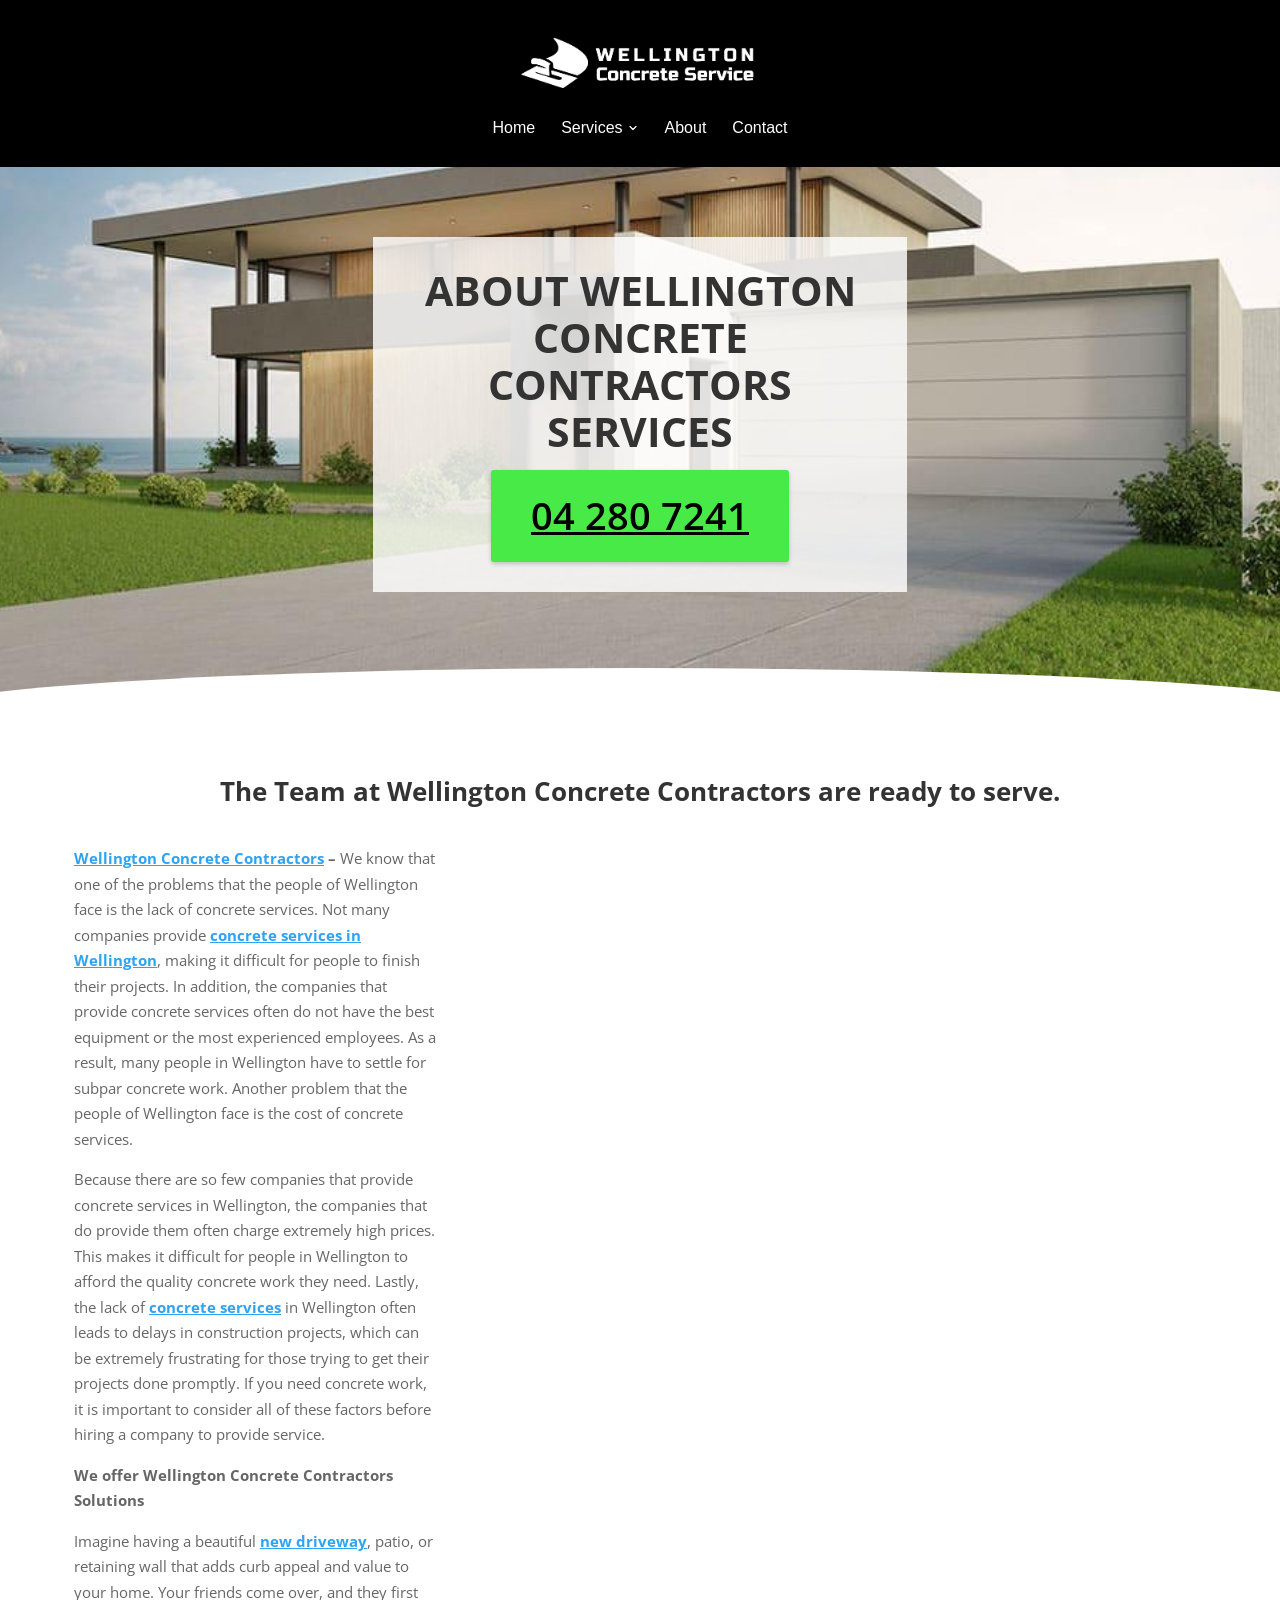
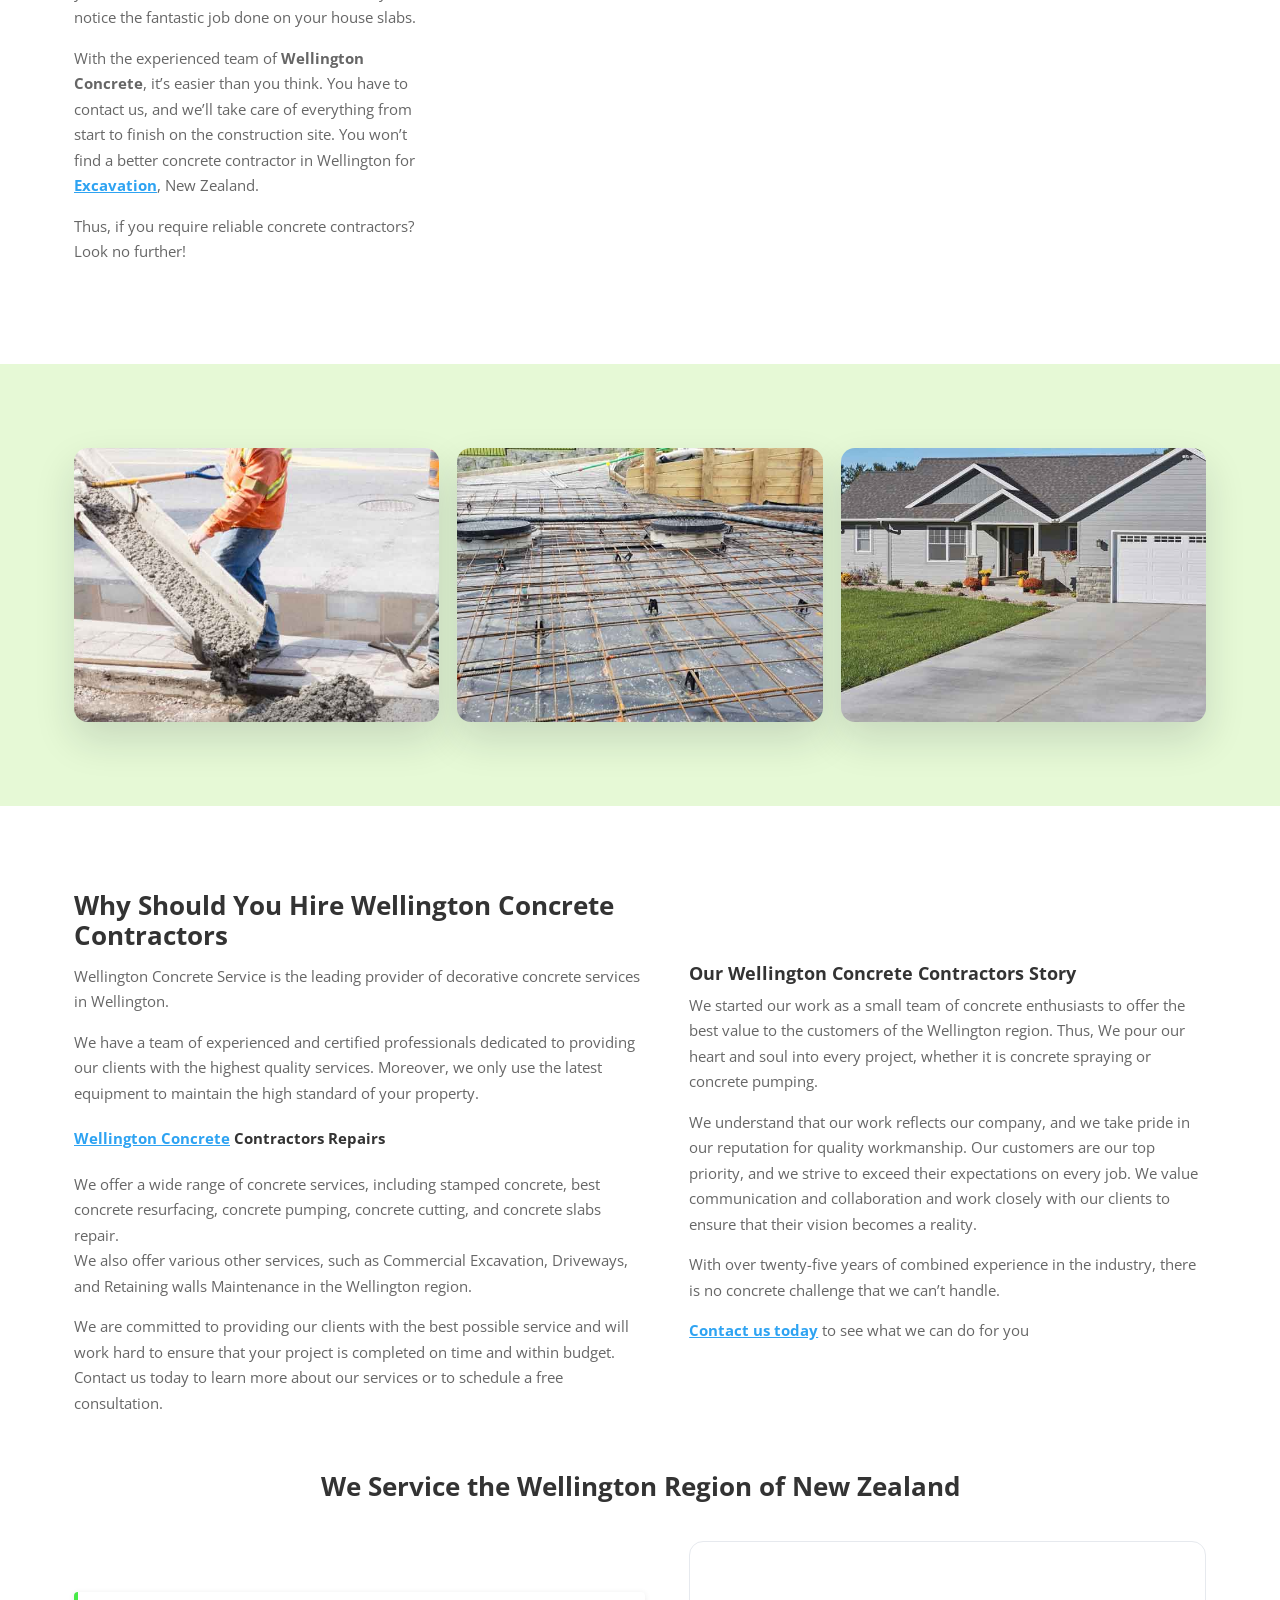
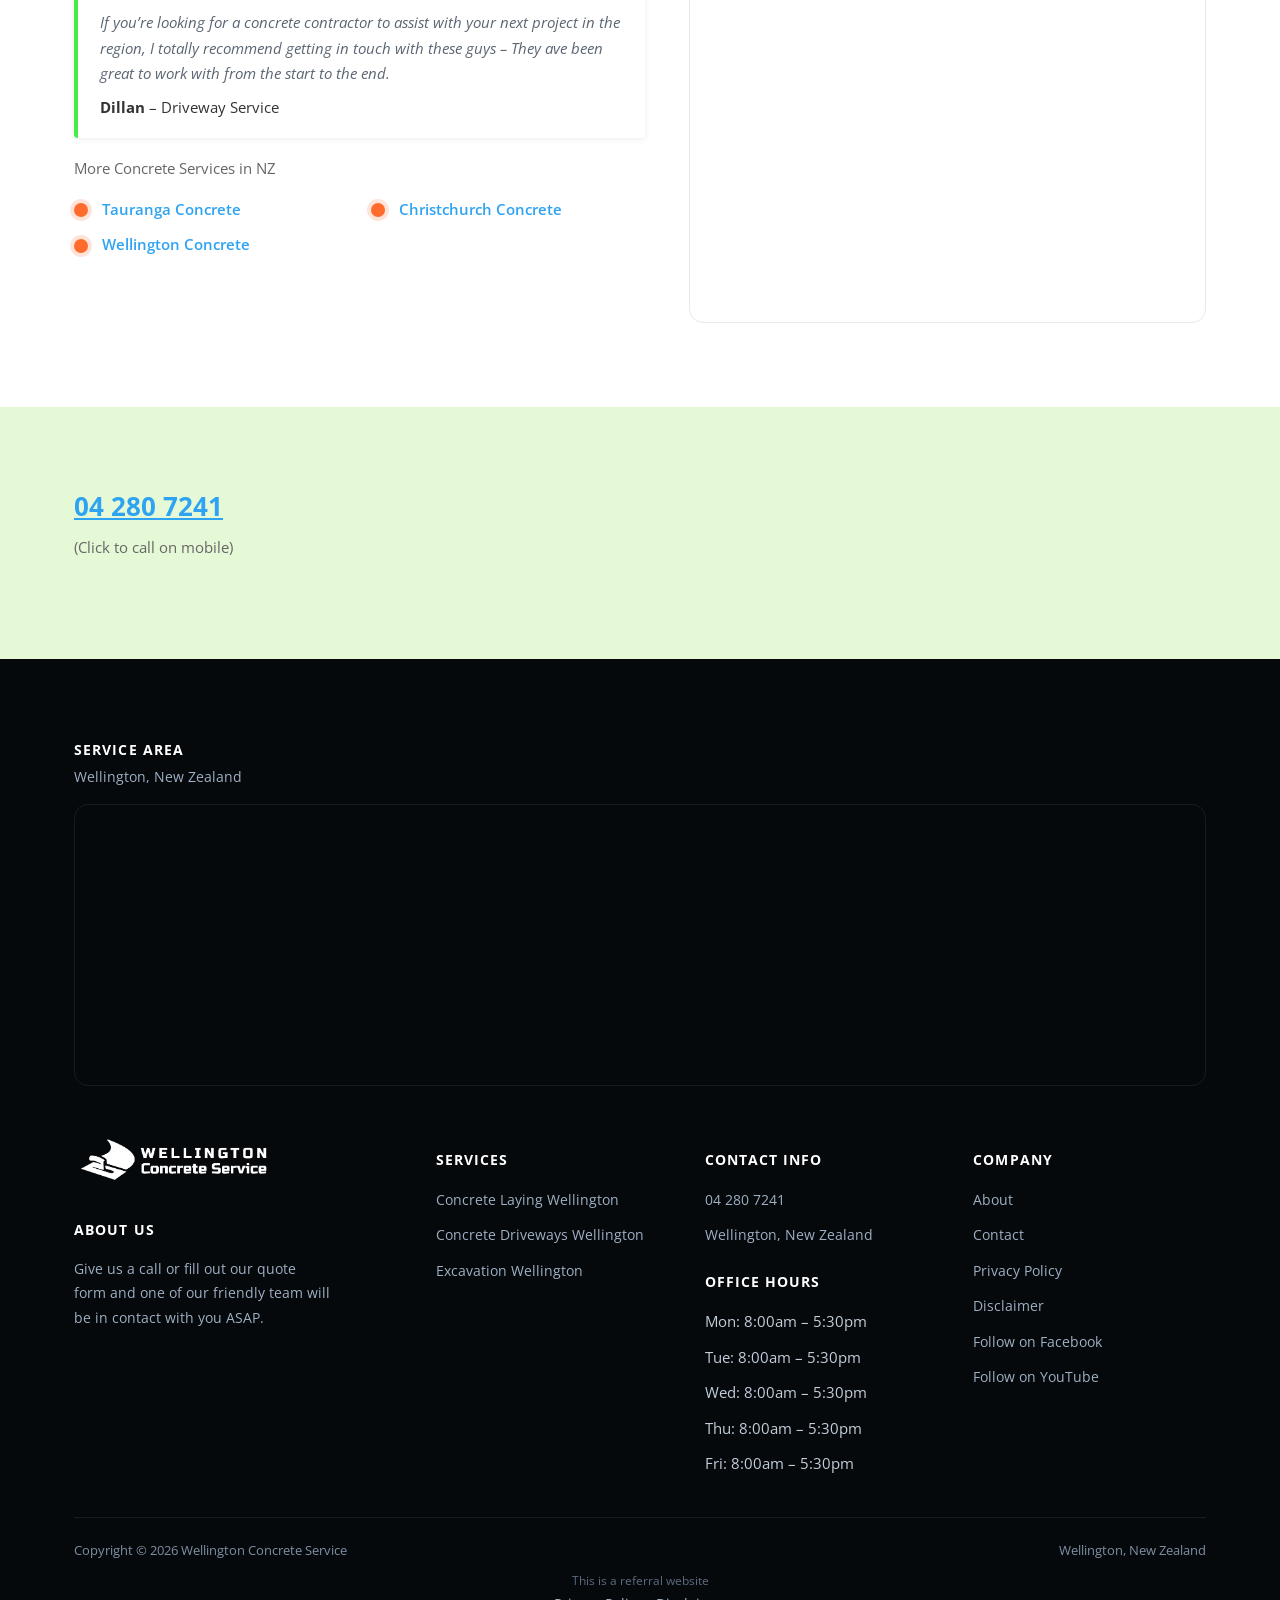
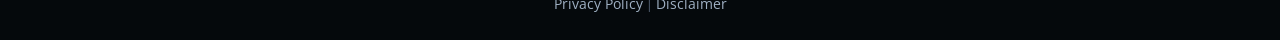
<file: about/index.html>
<!doctype html>
<html lang="en-NZ">
<head>
<!-- Google Tag Manager -->
<script>(function(w,d,s,l,i){w[l]=w[l]||[];w[l].push({'gtm.start':new Date().getTime(),event:'gtm.js'});var f=d.getElementsByTagName(s)[0],j=d.createElement(s),dl=l!='dataLayer'?'&l='+l:'';j.async=true;j.src='https://www.googletagmanager.com/gtm.js?id='+i+dl;f.parentNode.insertBefore(j,f);})(window,document,'script','dataLayer','GTM-KLBGTKH');</script>
<!-- End Google Tag Manager -->
<!-- Google tag (gtag.js) -->
<script async src="https://www.googletagmanager.com/gtag/js?id=G-EJHN5ELS9W"></script>
<script>
  window.dataLayer = window.dataLayer || [];
  function gtag(){dataLayer.push(arguments);}
  gtag('js', new Date());
  gtag('config', 'G-EJHN5ELS9W');
  gtag('config', 'AW-10951390908');
  gtag('config', 'G-G05PDTB1CN');
</script>
<meta charset="UTF-8">
<meta name="viewport" content="width=device-width, initial-scale=1.0">
<link rel="icon" href="/favicon-32.png" sizes="32x32" type="image/png">
<link rel="icon" href="/favicon-192.png" sizes="192x192" type="image/png">
<link rel="apple-touch-icon" href="/apple-touch-icon.png">
<title>Wellington Concrete Contractors - About our Concrete Services</title>
<meta name="description" content="Looking for Wellington Concrete Contractors? We are a local team of concrete contractors based right here in Wellington. Get a Quote Today.">
<meta name="robots" content="index, follow, max-image-preview:large, max-snippet:-1, max-video-preview:-1">
<link rel="canonical" href="https://wellingtonconcreteservice.co.nz/about/">
<meta property="og:locale" content="en_US">
<meta property="og:type" content="article">
<meta property="og:title" content="Wellington Concrete Contractors - About our Concrete Services">
<meta property="og:description" content="Looking for Wellington Concrete Contractors? We are a local team of concrete contractors based right here in Wellington. Get a Quote Today.">
<meta property="og:url" content="https://wellingtonconcreteservice.co.nz/about/">
<meta property="og:site_name" content="Wellington Concrete Service">
<meta property="og:image" content="https://wellingtonconcreteservice.co.nz/images/Wellington-Concrete-Services-driveways.png">
<meta property="og:image:width" content="600">
<meta property="og:image:height" content="600">
<meta property="og:image:type" content="image/png">
<meta name="twitter:card" content="summary_large_image">
<meta name="twitter:label1" content="Est. reading time">
<meta name="twitter:data1" content="4 minutes">
<script type="application/ld+json">{"@context": "https://schema.org", "@graph": [{"@type": "WebPage", "@id": "https://wellingtonconcreteservice.co.nz/about/", "url": "https://wellingtonconcreteservice.co.nz/about/", "name": "Wellington Concrete Contractors - About our Concrete Services", "isPartOf": {"@id": "https://wellingtonconcreteservice.co.nz/#website"}, "datePublished": "2022-09-04T16:43:48+00:00", "dateModified": "2024-04-11T21:07:21+00:00", "description": "Looking for Wellington Concrete Contractors? We are a local team of concrete contractors based right here in Wellington. Get a Quote Today.", "breadcrumb": {"@id": "https://wellingtonconcreteservice.co.nz/about/#breadcrumb"}, "inLanguage": "en-US", "potentialAction": [{"@type": "ReadAction", "target": ["https://wellingtonconcreteservice.co.nz/about/"]}]}, {"@type": "BreadcrumbList", "@id": "https://wellingtonconcreteservice.co.nz/about/#breadcrumb", "itemListElement": [{"@type": "ListItem", "position": 1, "name": "Home", "item": "https://wellingtonconcreteservice.co.nz/"}, {"@type": "ListItem", "position": 2, "name": "About"}]}, {"@type": "WebSite", "@id": "https://wellingtonconcreteservice.co.nz/#website", "url": "https://wellingtonconcreteservice.co.nz/", "name": "Wellington Concrete Service", "description": "We Service all Concrete projects in the Wellington Region", "publisher": {"@id": "https://wellingtonconcreteservice.co.nz/#organization"}, "alternateName": "Wellington Concrete Driveways", "inLanguage": "en-US"}, {"@type": "Organization", "@id": "https://wellingtonconcreteservice.co.nz/#organization", "name": "Wellington Concrete and Excavation Services", "alternateName": "Wellington Concrete Driveways & Excavation", "url": "https://wellingtonconcreteservice.co.nz/", "logo": {"@type": "ImageObject", "inLanguage": "en-US", "@id": "https://wellingtonconcreteservice.co.nz/#/schema/logo/image/", "url": "https://wellingtonconcreteservice.co.nz/images/Wellington-Concrete-Services-driveways.png", "contentUrl": "https://wellingtonconcreteservice.co.nz/images/Wellington-Concrete-Services-driveways.png", "width": 600, "height": 600, "caption": "Wellington Concrete and Excavation Services"}, "image": {"@id": "https://wellingtonconcreteservice.co.nz/#/schema/logo/image/"}}]}</script>
<script type="application/ld+json">{"@context": "https://schema.org", "@type": "LocalBusiness", "name": "Wellington Concrete Service", "image": "https://wellingtonconcreteservice.co.nz/images/logo-Wellington-Concrete-Long-1.png", "@id": "", "url": "https://wellingtonconcreteservice.co.nz/", "telephone": "04 280 7241", "address": {"@type": "PostalAddress", "streetAddress": "", "addressLocality": "Wellington", "postalCode": "", "addressCountry": "NZ"}, "openingHoursSpecification": {"@type": "OpeningHoursSpecification", "dayOfWeek": ["Monday", "Tuesday", "Wednesday", "Thursday", "Friday", "Saturday", "Sunday"], "opens": "00:00", "closes": "23:59"}, "sameAs": ["https://https//www.facebook.com/profile.php?id=100088883465472", "https://www.youtube.com/@wellingtonconcrete8237"]}</script>
<script type="application/ld+json">{"@context": "https://schema.org", "@type": "BreadcrumbList", "itemListElement": [{"@type": "ListItem", "position": 1, "name": "Home", "item": "https://wellingtonconcreteservice.co.nz/"}, {"@type": "ListItem", "position": 2, "name": "About", "item": "https://wellingtonconcreteservice.co.nz/about/"}]}</script>
<link rel="preconnect" href="https://fonts.googleapis.com">
<link rel="preconnect" href="https://fonts.gstatic.com" crossorigin>
<link rel="preload" as="style" href="https://fonts.googleapis.com/css2?family=Open+Sans:wght@400;600;700;800&display=swap" onload="this.onload=null;this.rel='stylesheet'">
<noscript><link rel="stylesheet" href="https://fonts.googleapis.com/css2?family=Open+Sans:wght@400;600;700;800&display=swap"></noscript>
<link rel="stylesheet" href="/css/style.css">
<style id="mnfix">.mobile-menu.open{max-height:calc(100vh - 150px);max-height:calc(100dvh - 150px);overflow-y:auto;-webkit-overflow-scrolling:touch;overscroll-behavior:contain}.mobile-menu.msub-ready .mobile-submenu{display:none}.mobile-menu.msub-ready .mobile-submenu.open{display:flex}.mobile-menu a.msub-parent{display:flex;justify-content:space-between;align-items:center}.mobile-menu a.msub-parent::after{content:"";width:8px;height:8px;border-right:2px solid currentColor;border-bottom:2px solid currentColor;transform:rotate(45deg);margin-right:6px;transition:transform .2s}.mobile-menu a.msub-parent[aria-expanded=true]::after{transform:rotate(-135deg)}</style></head>
<body class="">
<noscript><iframe src="https://www.googletagmanager.com/ns.html?id=GTM-KLBGTKH" height="0" width="0" style="display:none;visibility:hidden"></iframe></noscript>
<header class="classic">
  <div class="c-head wrap">
    <a href="/" class="brand"><img src="/images/Wellington-Concrete-Long-White.png" alt="Wellington Concrete Service" width="639" height="175"></a>
    <nav class="links"><a href="/">Home</a><div class="nav-item"><a href="/services/">Services <svg viewBox="0 0 24 24" fill="none" stroke-width="2.4" stroke-linecap="round" stroke-linejoin="round"><path d="m6 9 6 6 6-6"/></svg></a><div class="nav-dropdown"><a href="/concrete-laying-wellington/">Concrete Laying Wellington</a><a href="/concrete-driveways-wellington/">Concrete Driveways Wellington</a><a href="/excavation-wellington/">Excavation Wellington</a></div></div><a href="/about/">About</a><a href="/contact/">Contact</a></nav>
    <button type="button" class="hamburger-btn" id="hamburgerBtn" aria-label="Open menu" aria-expanded="false"><svg viewBox="0 0 24 24" fill="none" stroke="#fff" stroke-width="2.4" stroke-linecap="round" stroke-linejoin="round"><path d="M4 7h16M4 12h16M4 17h16"/></svg></button>
  </div>
  <div class="mobile-menu" id="mobileMenu"><a href="/">Home</a><a href="/services/">Services</a><div class="mobile-submenu"><a href="/concrete-laying-wellington/">Concrete Laying Wellington</a><a href="/concrete-driveways-wellington/">Concrete Driveways Wellington</a><a href="/excavation-wellington/">Excavation Wellington</a></div><a href="/about/">About</a><a href="/contact/">Contact</a><a href="tel:042807241" class="mobile-menu-phone">Call 04 280 7241</a></div>
</header>
<main>
<section class="hero-c" id="top"><div class="hero-c-box"><div class="row"><div class="text"><h1>ABOUT WELLINGTON CONCRETE CONTRACTORS SERVICES</h1></div><p class="btn-wrap"><a class="btn btn-primary" href="tel:042807241">04 280 7241</a></p></div></div></section>
<section class=""><div class="wrap"><div class="row"><div class="text">

<h2>The Team at Wellington Concrete Contractors are ready to serve.</h2>

</div></div><div class="row cols cols-2 formrow"><div class="col"><div class="text"><p><strong><a href="/">Wellington Concrete Contractors</a> –</strong> We know that one of the problems that the people of Wellington face is the lack of concrete services. Not many companies provide <a href="/">concrete services in Wellington</a>, making it difficult for people to finish their projects. In addition, the companies that provide concrete services often do not have the best equipment or the most experienced employees. As a result, many people in Wellington have to settle for subpar concrete work. Another problem that the people of Wellington face is the cost of concrete services.</p>
<p>Because there are so few companies that provide concrete services in Wellington, the companies that do provide them often charge extremely high prices. This makes it difficult for people in Wellington to afford the quality concrete work they need. Lastly, the lack of <a href="/services/">concrete services</a> in Wellington often leads to delays in construction projects, which can be extremely frustrating for those trying to get their projects done promptly. If you need concrete work, it is important to consider all of these factors before hiring a company to provide service.</p>
<p><strong>We offer Wellington Concrete Contractors Solutions</strong></p>
<p>Imagine having a beautiful <a href="/concrete-driveways-wellington/">new driveway</a>, patio, or retaining wall that adds curb appeal and value to your home. Your friends come over, and they first notice the fantastic job done on your house slabs.</p>
<p>With the experienced team of<strong> Wellington Concrete</strong>, it’s easier than you think. You have to contact us, and we’ll take care of everything from start to finish on the construction site. You won’t find a better concrete contractor in Wellington for <a href="/excavation-wellington/">Excavation</a>, New Zealand.</p>

<p>Thus, if you require reliable concrete contractors? Look no further!</p></div></div><div class="col"><div class="form-card"><iframe src="https://api.leadconnectorhq.com/widget/form/jcKH9aE2i1mX6NmtpPeu" style="width:100%;height:100%;min-height:768px;border:none;border-radius:14px" id="inline-jcKH9aE2i1mX6NmtpPeu" data-layout="{'id':'INLINE'}" data-trigger-type="alwaysShow" data-trigger-value="" data-activation-type="alwaysActivated" data-activation-value="" data-deactivation-type="neverDeactivate" data-deactivation-value="" data-form-name="Wellington Concrete" data-height="768" data-layout-iframe-id="inline-jcKH9aE2i1mX6NmtpPeu" data-form-id="jcKH9aE2i1mX6NmtpPeu" data-cookie-consent="true" data-cookie-consent-provider="auto" title="Wellington Concrete"></iframe></div></div></div></div></section>
<section class="sec-cream"><div class="wrap"><div class="row gallery-grid"><div class="figure"><img src="/images/Wellington-concrete-d1.jpg" alt="Wellington Concrete Contractors cement services in nz" width="800" height="480" loading="lazy" decoding="async"></div><div class="figure"><img src="/images/Wellington-concrete-d2.jpg" alt="Wellington Concrete Contractors laying concrete foundations" width="800" height="480" loading="lazy" decoding="async"></div><div class="figure"><img src="/images/Wellington-concrete-d3.jpg" alt="Wellington Concrete Contractors turning an old driveway into a new driveway" width="800" height="480" loading="lazy" decoding="async"></div></div></div></section>
<section class=""><div class="wrap"><div class="row cols cols-2"><div class="col"><div class="text"><h2>Why Should You Hire Wellington Concrete Contractors</h2>
<p>Wellington Concrete Service is the leading provider of decorative concrete services in Wellington.</p>
<p>We have a team of experienced and certified professionals dedicated to providing our clients with the highest quality services. Moreover, we only use the latest equipment to maintain the high standard of your property.</p>
<h4><a href="/concrete-laying-wellington/">Wellington Concrete</a> Contractors Repairs</h4>
<p>We offer a wide range of concrete services, including stamped concrete, best concrete resurfacing, concrete pumping, concrete cutting, and concrete slabs repair.<br>We also offer various other services, such as Commercial Excavation, Driveways, and Retaining walls Maintenance in the Wellington region.</p>
<p>We are committed to providing our clients with the best possible service and will work hard to ensure that your project is completed on time and within budget.<br>Contact us today to learn more about our services or to schedule a free consultation.</p></div></div><div class="col"><div class="text"><h3>Our Wellington Concrete Contractors Story</h3>
<p>We started our work as a small team of concrete enthusiasts to offer the best value to the customers of the Wellington region. Thus, We pour our heart and soul into every project, whether it is concrete spraying or concrete pumping.</p>
<p>We understand that our work reflects our company, and we take pride in our reputation for quality workmanship. Our customers are our top priority, and we strive to exceed their expectations on every job. We value communication and collaboration and work closely with our clients to ensure that their vision becomes a reality.</p>
<p>With over twenty-five years of combined experience in the industry, there is no concrete challenge that we can’t handle.</p>
<p><a href="/contact/">Contact us today</a> to see what we can do for you</p></div></div></div><div class="row"><div class="text">

<h2>We Service the Wellington Region of New Zealand</h2>

</div></div><div class="row cols cols-2"><div class="col"><div class="testimonial"><blockquote><p>If you’re looking for a concrete contractor to assist with your next project in the region, I totally recommend getting in touch with these guys – They ave been great to work with from the start to the end.</p></blockquote><p class="who"><strong>Dillan</strong> &ndash; Driveway Service</p></div><div class="text"><p>More Concrete Services in NZ</p>
<ul>
<li><a href="https://taurangaconcreteservice.co.nz/" target="_blank" rel="noopener">Tauranga Concrete</a></li>
<li><a href="https://christchurchconcrete.co.nz/" target="_blank" rel="noopener">Christchurch Concrete</a></li>
<li><a href="https://aucklandconcreteservice.co.nz/" target="_blank" rel="noopener">Wellington Concrete</a></li>
</ul></div></div><div class="col"><div class="map-embed"><iframe src="https://www.google.com/maps/embed?pb=!1m18!1m12!1m3!1d191972.3726045972!2d174.75425765000003!3d-41.25296015!2m3!1f0!2f0!3f0!3m2!1i1024!2i768!4f13.1!3m3!1m2!1s0x0%3A0xc6a8ca1fbb99e48e!2sWellington%20Concrete%20Services!5e0!3m2!1sen!2snz!4v1664068729939!5m2!1sen!2snz" width="600" height="380" style="border:0" allowfullscreen loading="lazy" referrerpolicy="no-referrer-when-downgrade" title="Wellington Concrete Service service area map"></iframe></div></div></div></div></section>
<section class="sec-cream"><div class="wrap"><div class="row"><div class="text"><h2><a href="tel:042807241">04 280 7241</a></h2>
<p>(Click to call on mobile)</p></div></div></div></section>
</main>
<footer>
  <div class="wrap">
    <div class="footer-map-head"><h4>Service Area</h4><p>Wellington, New Zealand</p></div><div class="footer-map"><iframe src="https://www.google.com/maps/embed?pb=!1m14!1m8!1m3!1d191972.37245766423!2d174.7542577!3d-41.2529602!3m2!1i1024!2i768!4f13.1!3m3!1m2!1s0x4e806935e33e1915%3A0xc6a8ca1fbb99e48e!2sWellington%20Concrete%20Services!5e0!3m2!1sen!2snz!4v1679176928073!5m2!1sen!2snz" width="600" height="280" style="border:0" allowfullscreen loading="lazy" referrerpolicy="no-referrer-when-downgrade" title="Wellington Concrete Service service area map"></iframe></div>
    <div class="footer-grid "><div class="footer-brand"><a href="/" class="brand"><img src="/images/Wellington-Concrete-Long-White.png" alt="Wellington Concrete Service" width="639" height="175" loading="lazy"></a><h4>About us</h4><p>Give us a call or fill out our quote form and one of our friendly team will be in contact with you ASAP.</p></div><div><h4>Services</h4><ul><li><a href="/concrete-laying-wellington/">Concrete Laying Wellington</a></li><li><a href="/concrete-driveways-wellington/">Concrete Driveways Wellington</a></li><li><a href="/excavation-wellington/">Excavation Wellington</a></li></ul></div><div><h4>Contact Info</h4><ul><li><a href="tel:042807241">04 280 7241</a></li><li><a href="https://goo.gl/maps/ccjYuf8XM2dyxidF7" target="_blank" rel="noopener">Wellington, New Zealand</a></li></ul><h4 style="margin-top:22px;">Office Hours</h4><ul><li>Mon: 8:00am &ndash; 5:30pm</li><li>Tue: 8:00am &ndash; 5:30pm</li><li>Wed: 8:00am &ndash; 5:30pm</li><li>Thu: 8:00am &ndash; 5:30pm</li><li>Fri: 8:00am &ndash; 5:30pm</li></ul></div><div><h4>Company</h4><ul><li><a href="/about/">About</a></li><li><a href="/contact/">Contact</a></li><li><a href="/privacy-policy/">Privacy Policy</a></li><li><a href="/disclaimer/">Disclaimer</a></li><li><a href="https://www.facebook.com/profile.php?id=100088883465472" target="_blank" rel="noopener">Follow on Facebook</a></li><li><a href="https://www.youtube.com/@wellingtonconcrete8237" target="_blank" rel="noopener">Follow on YouTube</a></li></ul></div></div>
    <div class="footer-bottom"><span>Copyright &copy; 2026 Wellington Concrete Service</span><span>Wellington, New Zealand</span></div>
    <div class="footer-disclosure">This is a referral website<br><a href="/privacy-policy/">Privacy Policy</a> | <a href="/disclaimer/">Disclaimer</a></div>
  </div>
</footer>
<script>
(function(){var b=document.getElementById('hamburgerBtn'),m=document.getElementById('mobileMenu');if(!b||!m)return;b.addEventListener('click',function(){var o=m.classList.toggle('open');b.setAttribute('aria-expanded',o?'true':'false');});})();
</script>
<script src="https://link.msgsndr.com/js/form_embed.js" defer></script>
<script id="mnfixjs">(function(){var m=document.getElementById("mobileMenu");if(!m)return;m.querySelectorAll(".mobile-submenu").forEach(function(s){var p=s.previousElementSibling;if(!p||p.tagName!=="A")return;var a=document.createElement("a");a.href=p.getAttribute("href");a.textContent="All "+p.textContent.trim();s.insertBefore(a,s.firstChild);m.classList.add("msub-ready");p.classList.add("msub-parent");p.setAttribute("aria-expanded","false");p.addEventListener("click",function(e){e.preventDefault();var o=s.classList.toggle("open");p.setAttribute("aria-expanded",o?"true":"false")})});var b=document.getElementById("hamburgerBtn");document.addEventListener("pointerdown",function(e){if(!m.classList.contains("open")||m.contains(e.target)||(b&&b.contains(e.target)))return;m.classList.remove("open");if(b)b.setAttribute("aria-expanded","false")})})();</script></body>
</html>
</file>
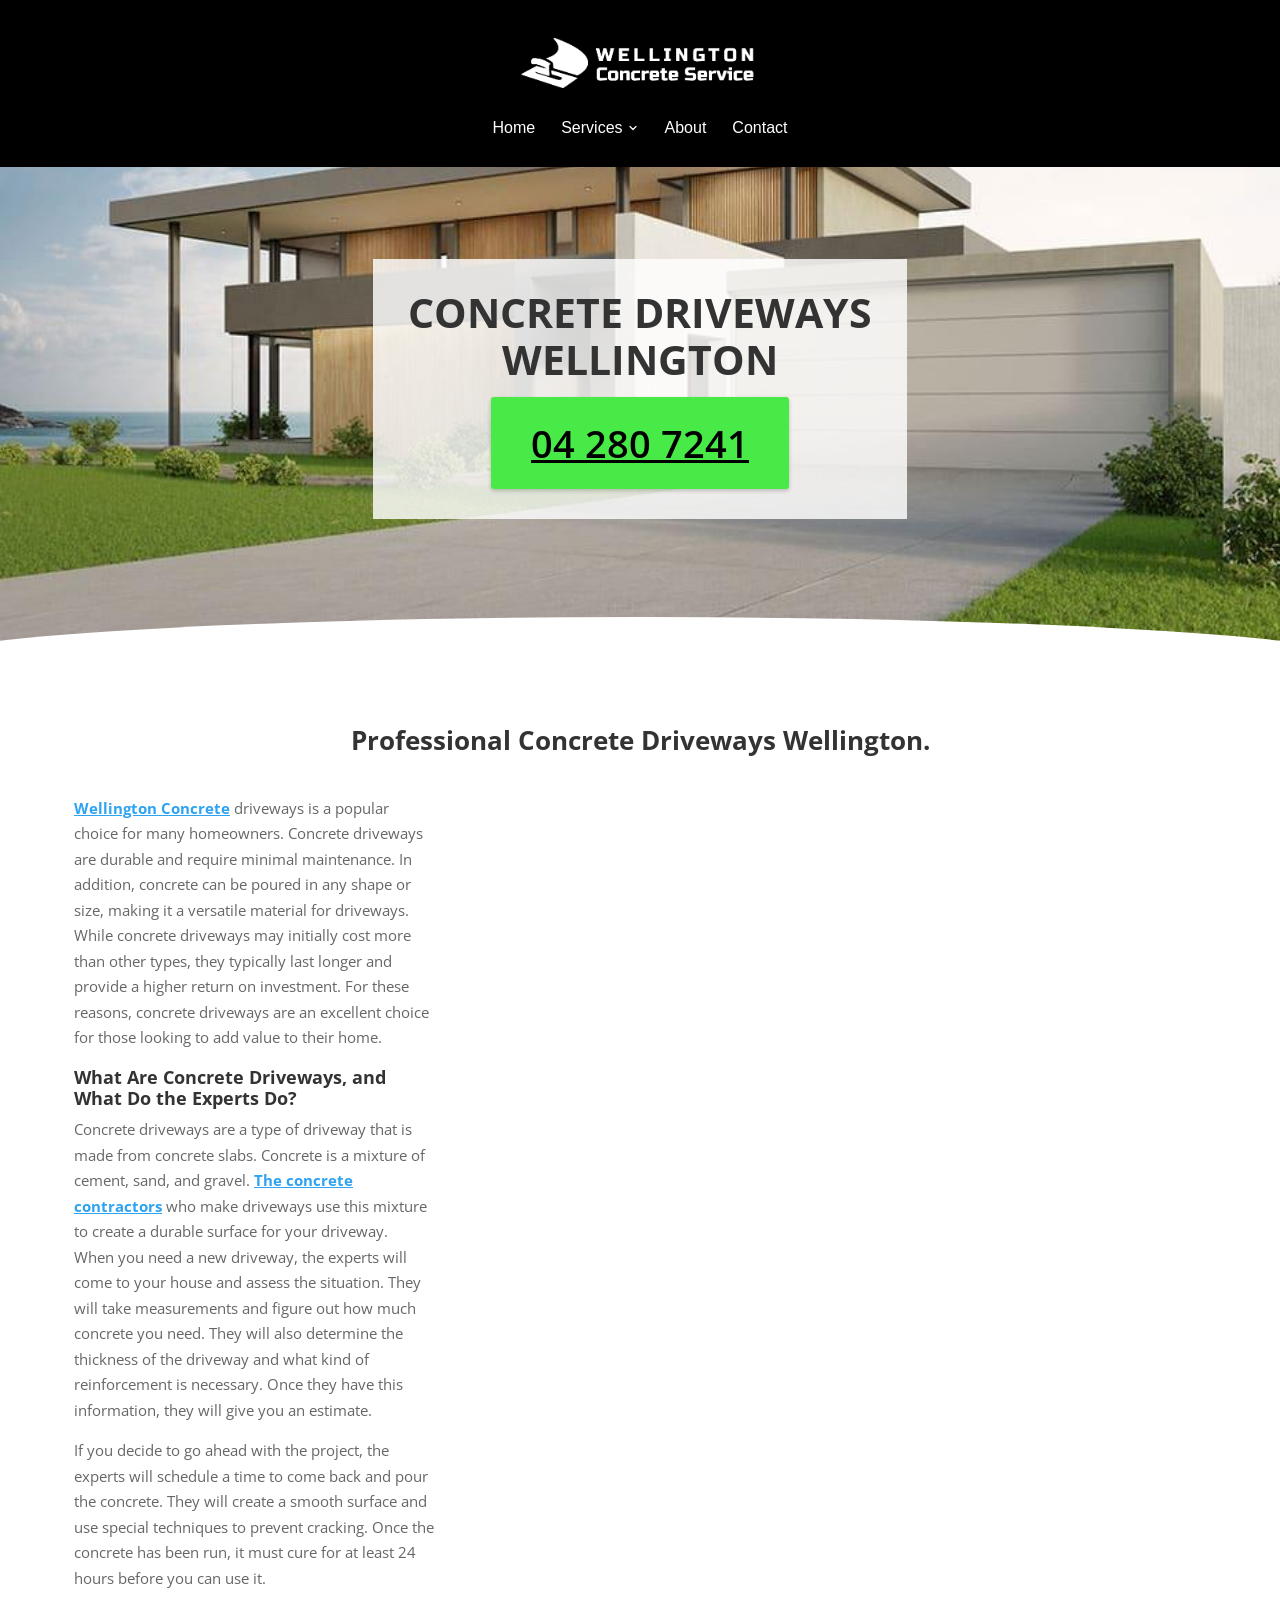
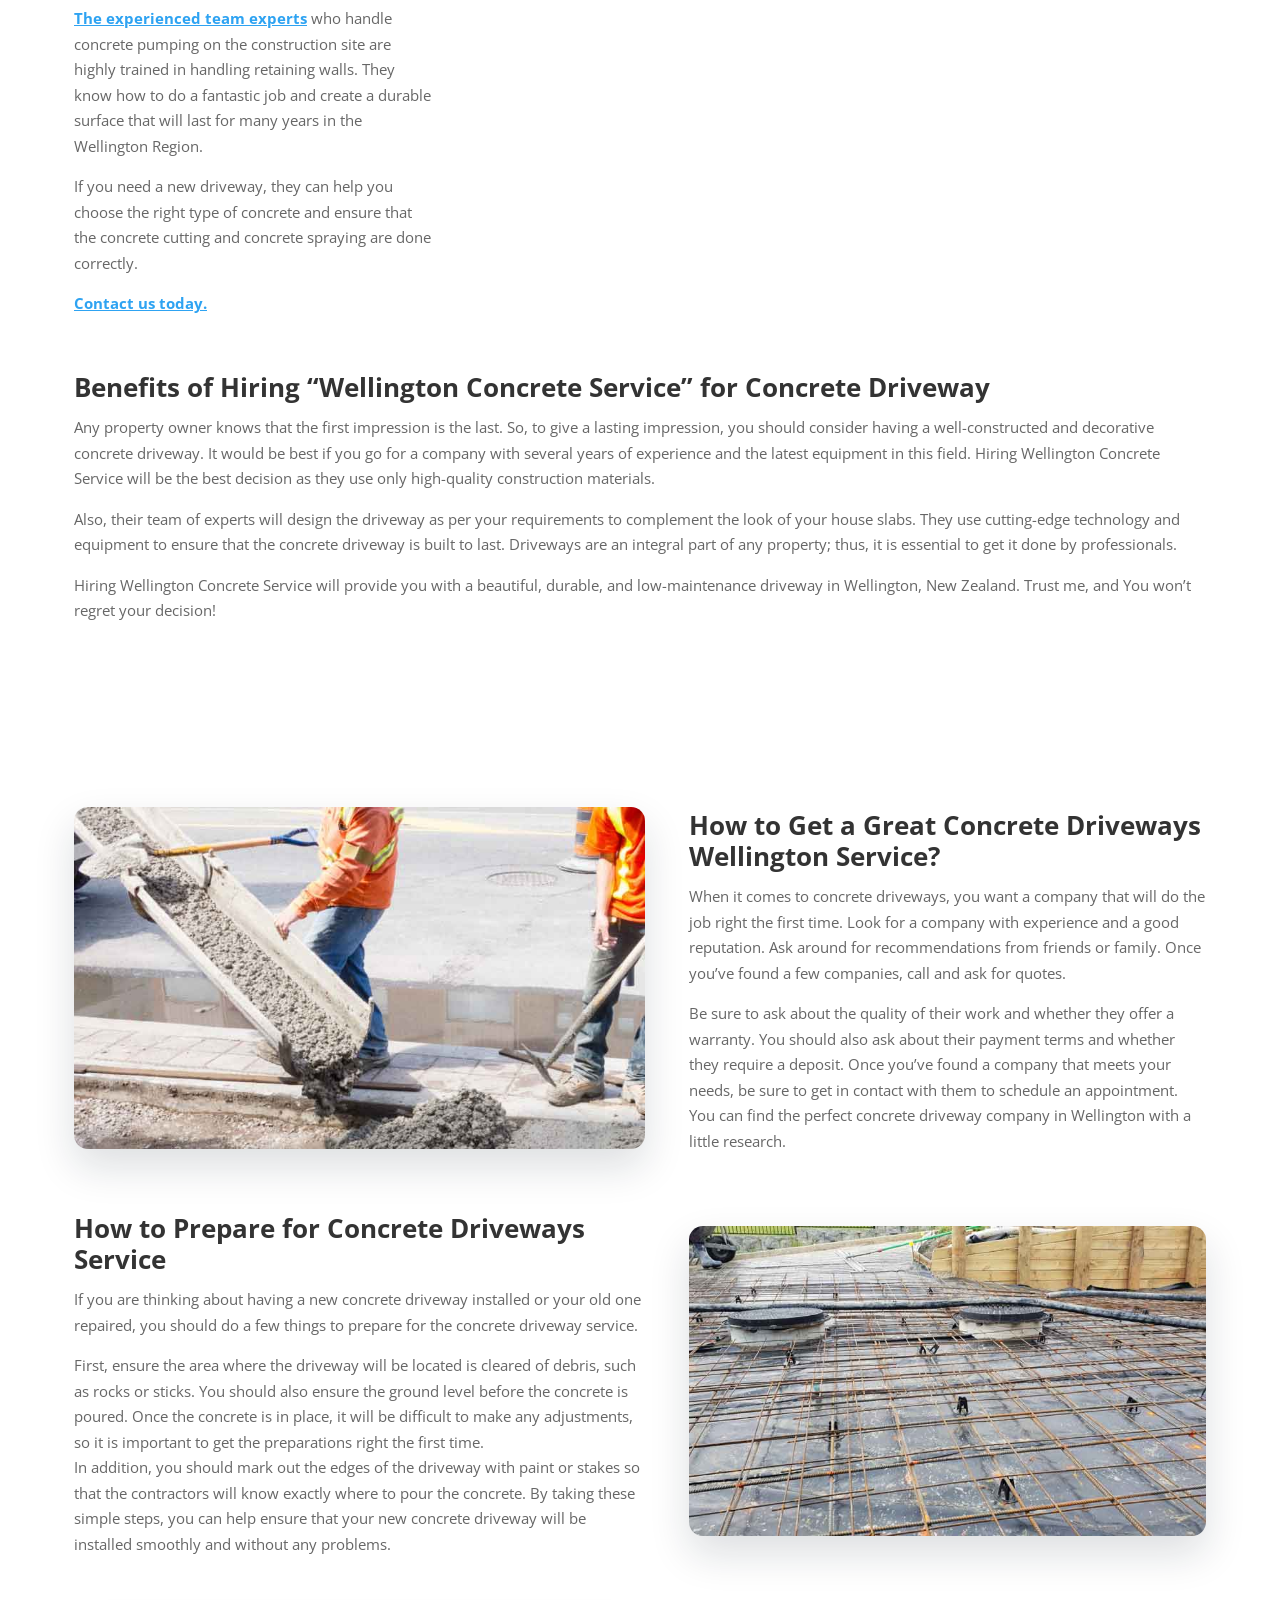
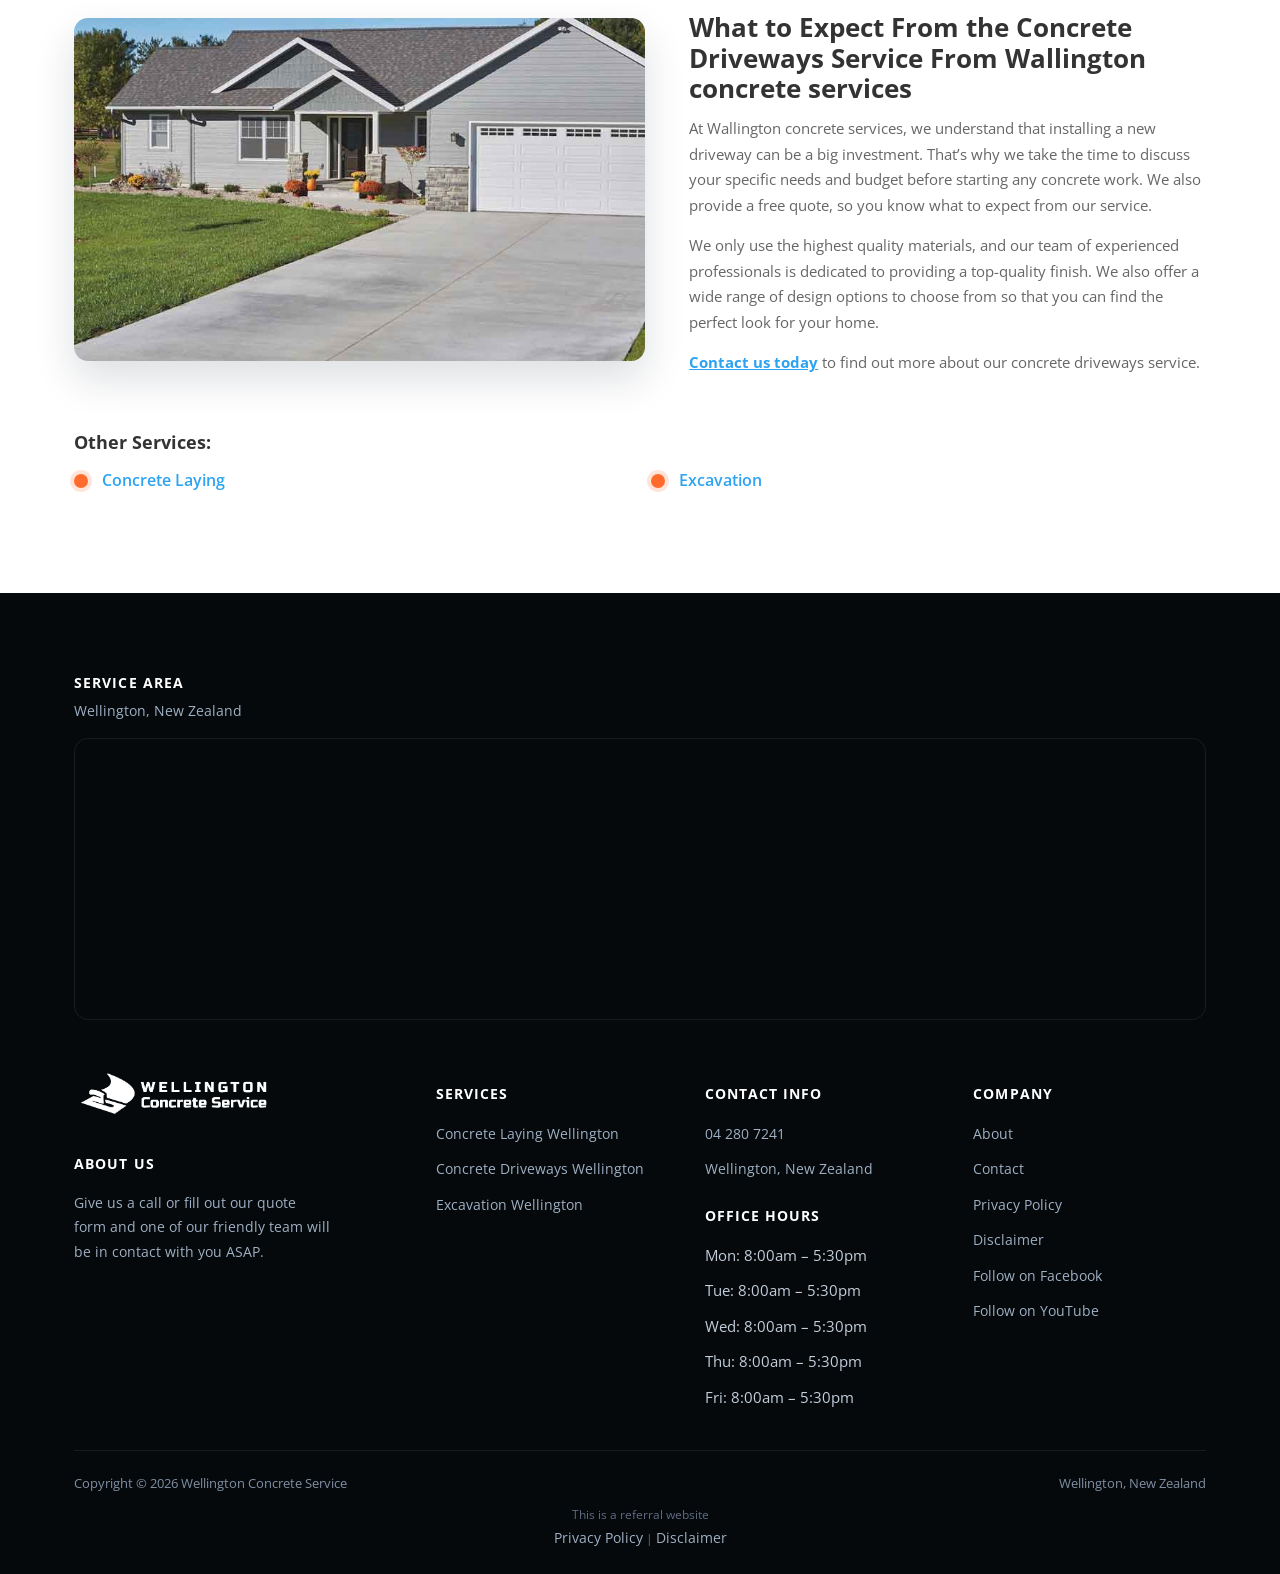
<file: concrete-driveways-wellington/index.html>
<!doctype html>
<html lang="en-NZ">
<head>
<!-- Google Tag Manager -->
<script>(function(w,d,s,l,i){w[l]=w[l]||[];w[l].push({'gtm.start':new Date().getTime(),event:'gtm.js'});var f=d.getElementsByTagName(s)[0],j=d.createElement(s),dl=l!='dataLayer'?'&l='+l:'';j.async=true;j.src='https://www.googletagmanager.com/gtm.js?id='+i+dl;f.parentNode.insertBefore(j,f);})(window,document,'script','dataLayer','GTM-KLBGTKH');</script>
<!-- End Google Tag Manager -->
<!-- Google tag (gtag.js) -->
<script async src="https://www.googletagmanager.com/gtag/js?id=G-EJHN5ELS9W"></script>
<script>
  window.dataLayer = window.dataLayer || [];
  function gtag(){dataLayer.push(arguments);}
  gtag('js', new Date());
  gtag('config', 'G-EJHN5ELS9W');
  gtag('config', 'AW-10951390908');
  gtag('config', 'G-G05PDTB1CN');
</script>
<meta charset="UTF-8">
<meta name="viewport" content="width=device-width, initial-scale=1.0">
<link rel="icon" href="/favicon-32.png" sizes="32x32" type="image/png">
<link rel="icon" href="/favicon-192.png" sizes="192x192" type="image/png">
<link rel="apple-touch-icon" href="/apple-touch-icon.png">
<title>Concrete Driveways Wellington - Local Concrete Experts</title>
<meta name="description" content="Looking for Concrete Driveways Wellington? We are a team of local concrete contractors that specialise in driveways, paths and patios.">
<meta name="robots" content="index, follow, max-image-preview:large, max-snippet:-1, max-video-preview:-1">
<link rel="canonical" href="https://wellingtonconcreteservice.co.nz/concrete-driveways-wellington/">
<meta property="og:locale" content="en_US">
<meta property="og:type" content="article">
<meta property="og:title" content="Concrete Driveways Wellington - Local Concrete Experts">
<meta property="og:description" content="Looking for Concrete Driveways Wellington? We are a team of local concrete contractors that specialise in driveways, paths and patios.">
<meta property="og:url" content="https://wellingtonconcreteservice.co.nz/concrete-driveways-wellington/">
<meta property="og:site_name" content="Wellington Concrete Service">
<meta property="og:image" content="https://wellingtonconcreteservice.co.nz/images/Wellington-Concrete-Services-driveways.png">
<meta property="og:image:width" content="600">
<meta property="og:image:height" content="600">
<meta property="og:image:type" content="image/png">
<meta name="twitter:card" content="summary_large_image">
<meta name="twitter:label1" content="Est. reading time">
<meta name="twitter:data1" content="5 minutes">
<script type="application/ld+json">{"@context": "https://schema.org", "@graph": [{"@type": "WebPage", "@id": "https://wellingtonconcreteservice.co.nz/concrete-driveways-wellington/", "url": "https://wellingtonconcreteservice.co.nz/concrete-driveways-wellington/", "name": "Concrete Driveways Wellington - Local Concrete Experts", "isPartOf": {"@id": "https://wellingtonconcreteservice.co.nz/#website"}, "datePublished": "2022-09-04T18:08:00+00:00", "dateModified": "2024-04-11T21:06:49+00:00", "description": "Looking for Concrete Driveways Wellington? We are a team of local concrete contractors that specialise in driveways, paths and patios.", "breadcrumb": {"@id": "https://wellingtonconcreteservice.co.nz/concrete-driveways-wellington/#breadcrumb"}, "inLanguage": "en-US", "potentialAction": [{"@type": "ReadAction", "target": ["https://wellingtonconcreteservice.co.nz/concrete-driveways-wellington/"]}]}, {"@type": "BreadcrumbList", "@id": "https://wellingtonconcreteservice.co.nz/concrete-driveways-wellington/#breadcrumb", "itemListElement": [{"@type": "ListItem", "position": 1, "name": "Home", "item": "https://wellingtonconcreteservice.co.nz/"}, {"@type": "ListItem", "position": 2, "name": "Concrete Driveways Wellington"}]}, {"@type": "WebSite", "@id": "https://wellingtonconcreteservice.co.nz/#website", "url": "https://wellingtonconcreteservice.co.nz/", "name": "Wellington Concrete Service", "description": "We Service all Concrete projects in the Wellington Region", "publisher": {"@id": "https://wellingtonconcreteservice.co.nz/#organization"}, "alternateName": "Wellington Concrete Driveways", "inLanguage": "en-US"}, {"@type": "Organization", "@id": "https://wellingtonconcreteservice.co.nz/#organization", "name": "Wellington Concrete and Excavation Services", "alternateName": "Wellington Concrete Driveways & Excavation", "url": "https://wellingtonconcreteservice.co.nz/", "logo": {"@type": "ImageObject", "inLanguage": "en-US", "@id": "https://wellingtonconcreteservice.co.nz/#/schema/logo/image/", "url": "https://wellingtonconcreteservice.co.nz/images/Wellington-Concrete-Services-driveways.png", "contentUrl": "https://wellingtonconcreteservice.co.nz/images/Wellington-Concrete-Services-driveways.png", "width": 600, "height": 600, "caption": "Wellington Concrete and Excavation Services"}, "image": {"@id": "https://wellingtonconcreteservice.co.nz/#/schema/logo/image/"}}]}</script>
<script type="application/ld+json">{"@context": "https://schema.org", "@type": "LocalBusiness", "name": "Wellington Concrete Service", "image": "https://wellingtonconcreteservice.co.nz/images/logo-Wellington-Concrete-Long-1.png", "@id": "", "url": "https://wellingtonconcreteservice.co.nz/", "telephone": "04 280 7241", "address": {"@type": "PostalAddress", "streetAddress": "", "addressLocality": "Wellington", "postalCode": "", "addressCountry": "NZ"}, "openingHoursSpecification": {"@type": "OpeningHoursSpecification", "dayOfWeek": ["Monday", "Tuesday", "Wednesday", "Thursday", "Friday", "Saturday", "Sunday"], "opens": "00:00", "closes": "23:59"}, "sameAs": ["https://https//www.facebook.com/profile.php?id=100088883465472", "https://www.youtube.com/@wellingtonconcrete8237"]}</script>
<script type="application/ld+json">{"@context": "https://schema.org", "@type": "BreadcrumbList", "itemListElement": [{"@type": "ListItem", "position": 1, "name": "Home", "item": "https://wellingtonconcreteservice.co.nz/"}, {"@type": "ListItem", "position": 2, "name": "Concrete Driveways Wellington", "item": "https://wellingtonconcreteservice.co.nz/concrete-driveways-wellington/"}]}</script>
<script type="application/ld+json">{"@context": "https://schema.org", "@type": "Service", "serviceType": "Concrete Driveways Wellington", "name": "Concrete Driveways Wellington", "provider": {"@type": "LocalBusiness", "name": "Wellington Concrete Service", "telephone": "+6442807241"}, "areaServed": {"@type": "City", "name": "Wellington"}, "url": "https://wellingtonconcreteservice.co.nz/concrete-driveways-wellington/"}</script>
<link rel="preconnect" href="https://fonts.googleapis.com">
<link rel="preconnect" href="https://fonts.gstatic.com" crossorigin>
<link rel="preload" as="style" href="https://fonts.googleapis.com/css2?family=Open+Sans:wght@400;600;700;800&display=swap" onload="this.onload=null;this.rel='stylesheet'">
<noscript><link rel="stylesheet" href="https://fonts.googleapis.com/css2?family=Open+Sans:wght@400;600;700;800&display=swap"></noscript>
<link rel="stylesheet" href="/css/style.css">
<style id="mnfix">.mobile-menu.open{max-height:calc(100vh - 150px);max-height:calc(100dvh - 150px);overflow-y:auto;-webkit-overflow-scrolling:touch;overscroll-behavior:contain}.mobile-menu.msub-ready .mobile-submenu{display:none}.mobile-menu.msub-ready .mobile-submenu.open{display:flex}.mobile-menu a.msub-parent{display:flex;justify-content:space-between;align-items:center}.mobile-menu a.msub-parent::after{content:"";width:8px;height:8px;border-right:2px solid currentColor;border-bottom:2px solid currentColor;transform:rotate(45deg);margin-right:6px;transition:transform .2s}.mobile-menu a.msub-parent[aria-expanded=true]::after{transform:rotate(-135deg)}</style></head>
<body class="">
<noscript><iframe src="https://www.googletagmanager.com/ns.html?id=GTM-KLBGTKH" height="0" width="0" style="display:none;visibility:hidden"></iframe></noscript>
<header class="classic">
  <div class="c-head wrap">
    <a href="/" class="brand"><img src="/images/Wellington-Concrete-Long-White.png" alt="Wellington Concrete Service" width="639" height="175"></a>
    <nav class="links"><a href="/">Home</a><div class="nav-item"><a href="/services/">Services <svg viewBox="0 0 24 24" fill="none" stroke-width="2.4" stroke-linecap="round" stroke-linejoin="round"><path d="m6 9 6 6 6-6"/></svg></a><div class="nav-dropdown"><a href="/concrete-laying-wellington/">Concrete Laying Wellington</a><a href="/concrete-driveways-wellington/">Concrete Driveways Wellington</a><a href="/excavation-wellington/">Excavation Wellington</a></div></div><a href="/about/">About</a><a href="/contact/">Contact</a></nav>
    <button type="button" class="hamburger-btn" id="hamburgerBtn" aria-label="Open menu" aria-expanded="false"><svg viewBox="0 0 24 24" fill="none" stroke="#fff" stroke-width="2.4" stroke-linecap="round" stroke-linejoin="round"><path d="M4 7h16M4 12h16M4 17h16"/></svg></button>
  </div>
  <div class="mobile-menu" id="mobileMenu"><a href="/">Home</a><a href="/services/">Services</a><div class="mobile-submenu"><a href="/concrete-laying-wellington/">Concrete Laying Wellington</a><a href="/concrete-driveways-wellington/">Concrete Driveways Wellington</a><a href="/excavation-wellington/">Excavation Wellington</a></div><a href="/about/">About</a><a href="/contact/">Contact</a><a href="tel:042807241" class="mobile-menu-phone">Call 04 280 7241</a></div>
</header>
<main>
<section class="hero-c" id="top"><div class="hero-c-box"><div class="row"><div class="text"><h1><strong>Concrete Driveways Wellington</strong></h1></div><p class="btn-wrap"><a class="btn btn-primary" href="tel:042807241">04 280 7241</a></p></div></div></section>
<section class=""><div class="wrap"><div class="row"><div class="text">

<h2>Professional <strong>Concrete Driveways Wellington.</strong></h2>

</div></div><div class="row cols cols-2 formrow"><div class="col"><div class="text"><p><a href="/">Wellington Concrete</a> driveways is a popular choice for many homeowners. Concrete driveways are durable and require minimal maintenance. In addition, concrete can be poured in any shape or size, making it a versatile material for driveways. While concrete driveways may initially cost more than other types, they typically last longer and provide a higher return on investment. For these reasons, concrete driveways are an excellent choice for those looking to add value to their home.</p>
<h3>What Are Concrete Driveways, and What Do the Experts Do?</h3>
<p>Concrete driveways are a type of driveway that is made from concrete slabs. Concrete is a mixture of cement, sand, and gravel. <a href="/services/">The concrete contractors</a> who make driveways use this mixture to create a durable surface for your driveway.<br>When you need a new driveway, the experts will come to your house and assess the situation. They will take measurements and figure out how much concrete you need. They will also determine the thickness of the driveway and what kind of reinforcement is necessary. Once they have this information, they will give you an estimate.</p>
<p>If you decide to go ahead with the project, the experts will schedule a time to come back and pour the concrete. They will create a smooth surface and use special techniques to prevent cracking. Once the concrete has been run, it must cure for at least 24 hours before you can use it.</p>
<p><a href="/about/">The experienced team experts</a> who handle concrete pumping on the construction site are highly trained in handling retaining walls. They know how to do a fantastic job and create a durable surface that will last for many years in the Wellington Region.</p>
<p>If you need a new driveway, they can help you choose the right type of concrete and ensure that the concrete cutting and concrete spraying are done correctly.</p>
<p><a href="/contact/">Contact us today.</a></p></div></div><div class="col"><div class="form-card"><iframe src="https://api.leadconnectorhq.com/widget/form/jcKH9aE2i1mX6NmtpPeu" style="width:100%;height:100%;min-height:768px;border:none;border-radius:14px" id="inline-jcKH9aE2i1mX6NmtpPeu" data-layout="{'id':'INLINE'}" data-trigger-type="alwaysShow" data-trigger-value="" data-activation-type="alwaysActivated" data-activation-value="" data-deactivation-type="neverDeactivate" data-deactivation-value="" data-form-name="Wellington Concrete" data-height="768" data-layout-iframe-id="inline-jcKH9aE2i1mX6NmtpPeu" data-form-id="jcKH9aE2i1mX6NmtpPeu" data-cookie-consent="true" data-cookie-consent-provider="auto" title="Wellington Concrete"></iframe></div></div></div><div class="row"><div class="text"><h2>Benefits of Hiring “Wellington Concrete Service” for Concrete Driveway</h2>
<p>Any property owner knows that the first impression is the last. So, to give a lasting impression, you should consider having a well-constructed and decorative concrete driveway. It would be best if you go for a company with several years of experience and the latest equipment in this field. Hiring Wellington Concrete Service will be the best decision as they use only high-quality construction materials.</p>
<p>Also, their team of experts will design the driveway as per your requirements to complement the look of your house slabs. They use cutting-edge technology and equipment to ensure that the concrete driveway is built to last. Driveways are an integral part of any property; thus, it is essential to get it done by professionals.</p>
<p>Hiring Wellington Concrete Service will provide you with a beautiful, durable, and low-maintenance driveway in Wellington, New Zealand. Trust me, and You won’t regret your decision!</p></div></div></div></section>
<section class=""><div class="wrap"><div class="row cols cols-2"><div class="col"><div class="figure"><img src="/images/Wellington-concrete-d1.jpg" alt="concrete laying wellington - gary laying it out in churton park new development" width="800" height="480" loading="lazy" decoding="async"></div></div><div class="col"><div class="text"><h2>How to Get a Great Concrete Driveways Wellington Service?</h2>
<p>When it comes to concrete driveways, you want a company that will do the job right the first time. Look for a company with experience and a good reputation. Ask around for recommendations from friends or family. Once you’ve found a few companies, call and ask for quotes.</p>
<p>Be sure to ask about the quality of their work and whether they offer a warranty. You should also ask about their payment terms and whether they require a deposit. Once you’ve found a company that meets your needs, be sure to get in contact with them to schedule an appointment. You can find the perfect concrete driveway company in Wellington with a little research.</p></div></div></div><div class="row cols cols-2"><div class="col"><div class="text"><h2>How to Prepare for Concrete Driveways Service</h2>
<p>If you are thinking about having a new concrete driveway installed or your old one repaired, you should do a few things to prepare for the concrete driveway service.</p>
<p>First, ensure the area where the driveway will be located is cleared of debris, such as rocks or sticks. You should also ensure the ground level before the concrete is poured. Once the concrete is in place, it will be difficult to make any adjustments, so it is important to get the preparations right the first time.<br>In addition, you should mark out the edges of the driveway with paint or stakes so that the contractors will know exactly where to pour the concrete. By taking these simple steps, you can help ensure that your new concrete driveway will be installed smoothly and without any problems.</p></div></div><div class="col"><div class="figure"><img src="/images/Wellington-concrete-d2.jpg" alt="concrete laying service wellington foundations in place image" width="800" height="480" loading="lazy" decoding="async"></div></div></div><div class="row cols cols-2"><div class="col"><div class="figure"><img src="/images/Wellington-concrete-d3.jpg" alt="layed concrete wellington city" width="800" height="480" loading="lazy" decoding="async"></div></div><div class="col"><div class="text"><h2>What to Expect From the Concrete Driveways Service From Wallington concrete services</h2>
<p>At Wallington concrete services, we understand that installing a new driveway can be a big investment. That’s why we take the time to discuss your specific needs and budget before starting any concrete work. We also provide a free quote, so you know what to expect from our service.</p>
<p>We only use the highest quality materials, and our team of experienced professionals is dedicated to providing a top-quality finish. We also offer a wide range of design options to choose from so that you can find the perfect look for your home.</p>
<p><a href="/contact/">Contact us today</a> to find out more about our concrete driveways service.</p></div></div></div><div class="row"><div class="text"><h3>Other Services:</h3>
<ul>
<li>
<h4><a href="/concrete-laying-wellington/">Concrete Laying</a></h4>
</li>
<li>
<h4><a href="/excavation-wellington/">Excavation</a></h4>
</li>
</ul></div></div></div></section>
</main>
<footer>
  <div class="wrap">
    <div class="footer-map-head"><h4>Service Area</h4><p>Wellington, New Zealand</p></div><div class="footer-map"><iframe src="https://www.google.com/maps/embed?pb=!1m14!1m8!1m3!1d191972.37245766423!2d174.7542577!3d-41.2529602!3m2!1i1024!2i768!4f13.1!3m3!1m2!1s0x4e806935e33e1915%3A0xc6a8ca1fbb99e48e!2sWellington%20Concrete%20Services!5e0!3m2!1sen!2snz!4v1679176928073!5m2!1sen!2snz" width="600" height="280" style="border:0" allowfullscreen loading="lazy" referrerpolicy="no-referrer-when-downgrade" title="Wellington Concrete Service service area map"></iframe></div>
    <div class="footer-grid "><div class="footer-brand"><a href="/" class="brand"><img src="/images/Wellington-Concrete-Long-White.png" alt="Wellington Concrete Service" width="639" height="175" loading="lazy"></a><h4>About us</h4><p>Give us a call or fill out our quote form and one of our friendly team will be in contact with you ASAP.</p></div><div><h4>Services</h4><ul><li><a href="/concrete-laying-wellington/">Concrete Laying Wellington</a></li><li><a href="/concrete-driveways-wellington/">Concrete Driveways Wellington</a></li><li><a href="/excavation-wellington/">Excavation Wellington</a></li></ul></div><div><h4>Contact Info</h4><ul><li><a href="tel:042807241">04 280 7241</a></li><li><a href="https://goo.gl/maps/ccjYuf8XM2dyxidF7" target="_blank" rel="noopener">Wellington, New Zealand</a></li></ul><h4 style="margin-top:22px;">Office Hours</h4><ul><li>Mon: 8:00am &ndash; 5:30pm</li><li>Tue: 8:00am &ndash; 5:30pm</li><li>Wed: 8:00am &ndash; 5:30pm</li><li>Thu: 8:00am &ndash; 5:30pm</li><li>Fri: 8:00am &ndash; 5:30pm</li></ul></div><div><h4>Company</h4><ul><li><a href="/about/">About</a></li><li><a href="/contact/">Contact</a></li><li><a href="/privacy-policy/">Privacy Policy</a></li><li><a href="/disclaimer/">Disclaimer</a></li><li><a href="https://www.facebook.com/profile.php?id=100088883465472" target="_blank" rel="noopener">Follow on Facebook</a></li><li><a href="https://www.youtube.com/@wellingtonconcrete8237" target="_blank" rel="noopener">Follow on YouTube</a></li></ul></div></div>
    <div class="footer-bottom"><span>Copyright &copy; 2026 Wellington Concrete Service</span><span>Wellington, New Zealand</span></div>
    <div class="footer-disclosure">This is a referral website<br><a href="/privacy-policy/">Privacy Policy</a> | <a href="/disclaimer/">Disclaimer</a></div>
  </div>
</footer>
<script>
(function(){var b=document.getElementById('hamburgerBtn'),m=document.getElementById('mobileMenu');if(!b||!m)return;b.addEventListener('click',function(){var o=m.classList.toggle('open');b.setAttribute('aria-expanded',o?'true':'false');});})();
</script>
<script src="https://link.msgsndr.com/js/form_embed.js" defer></script>
<script id="mnfixjs">(function(){var m=document.getElementById("mobileMenu");if(!m)return;m.querySelectorAll(".mobile-submenu").forEach(function(s){var p=s.previousElementSibling;if(!p||p.tagName!=="A")return;var a=document.createElement("a");a.href=p.getAttribute("href");a.textContent="All "+p.textContent.trim();s.insertBefore(a,s.firstChild);m.classList.add("msub-ready");p.classList.add("msub-parent");p.setAttribute("aria-expanded","false");p.addEventListener("click",function(e){e.preventDefault();var o=s.classList.toggle("open");p.setAttribute("aria-expanded",o?"true":"false")})});var b=document.getElementById("hamburgerBtn");document.addEventListener("pointerdown",function(e){if(!m.classList.contains("open")||m.contains(e.target)||(b&&b.contains(e.target)))return;m.classList.remove("open");if(b)b.setAttribute("aria-expanded","false")})})();</script></body>
</html>
</file>
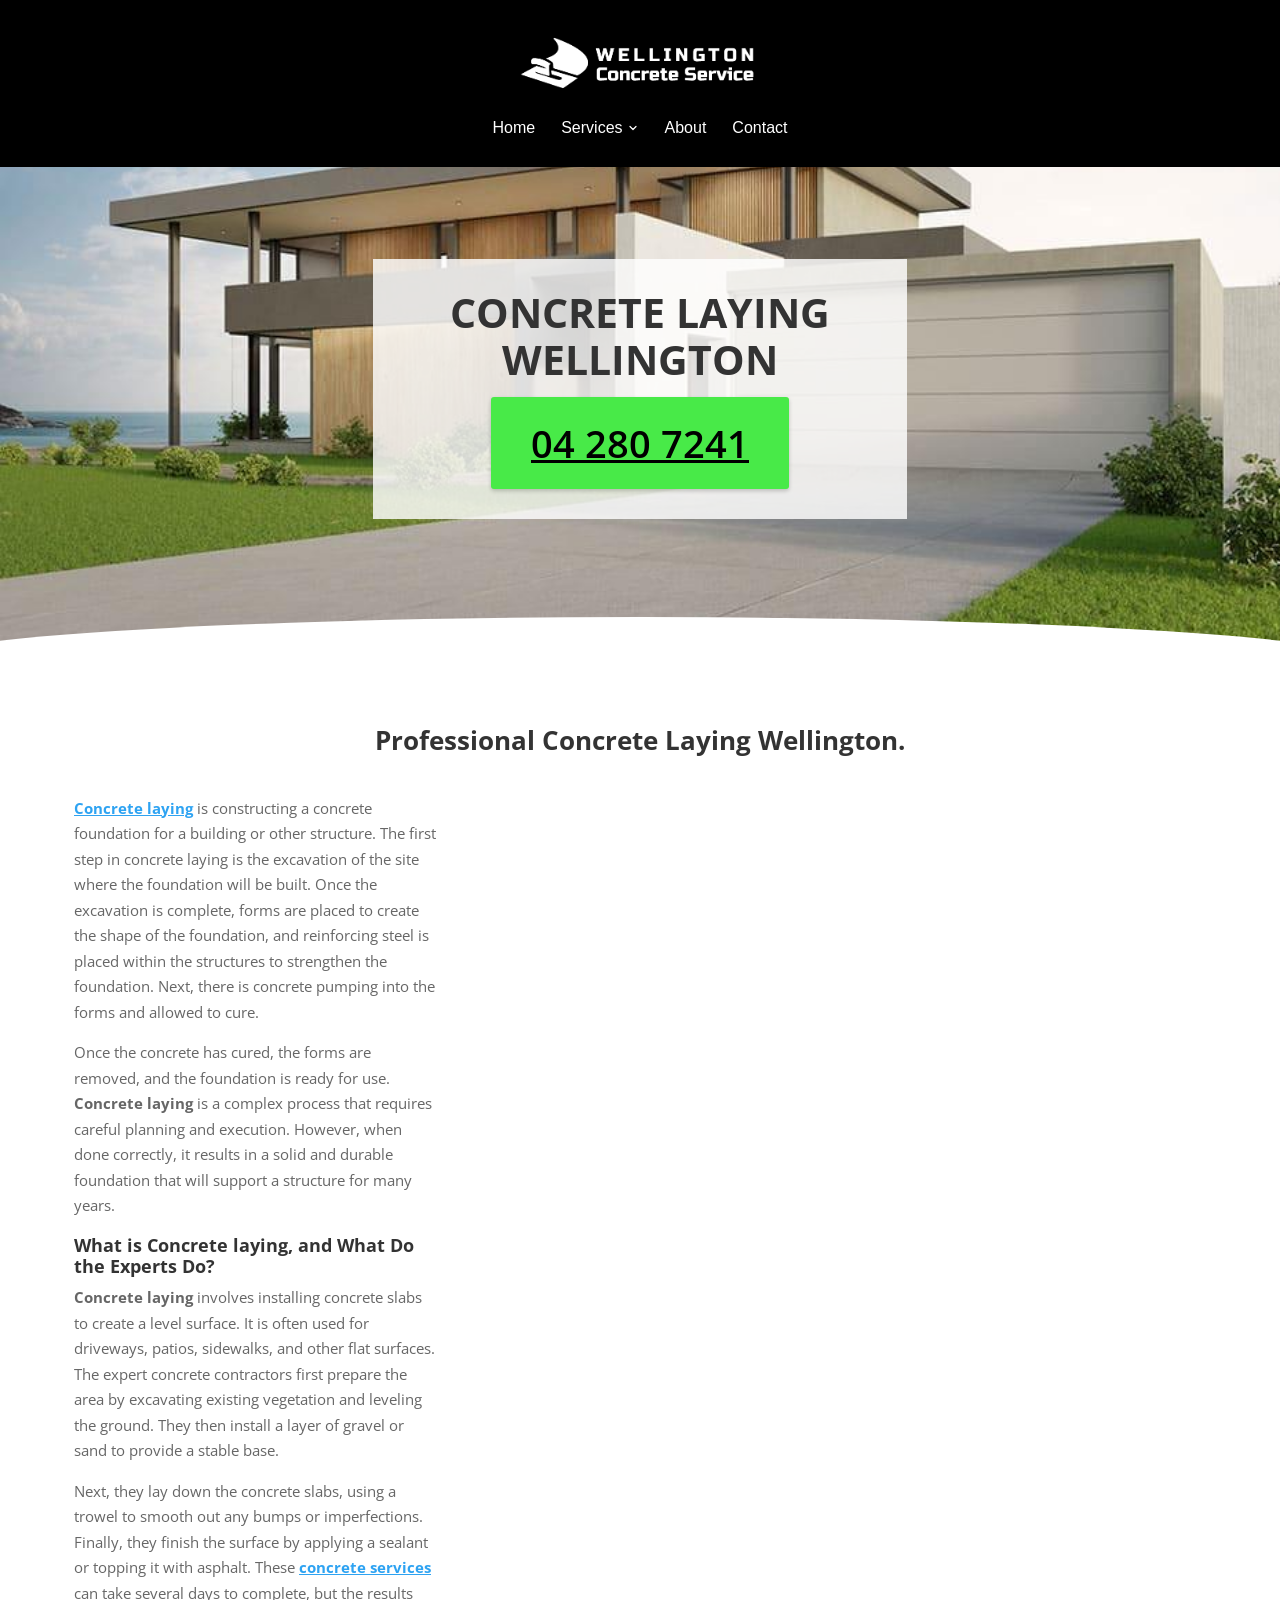
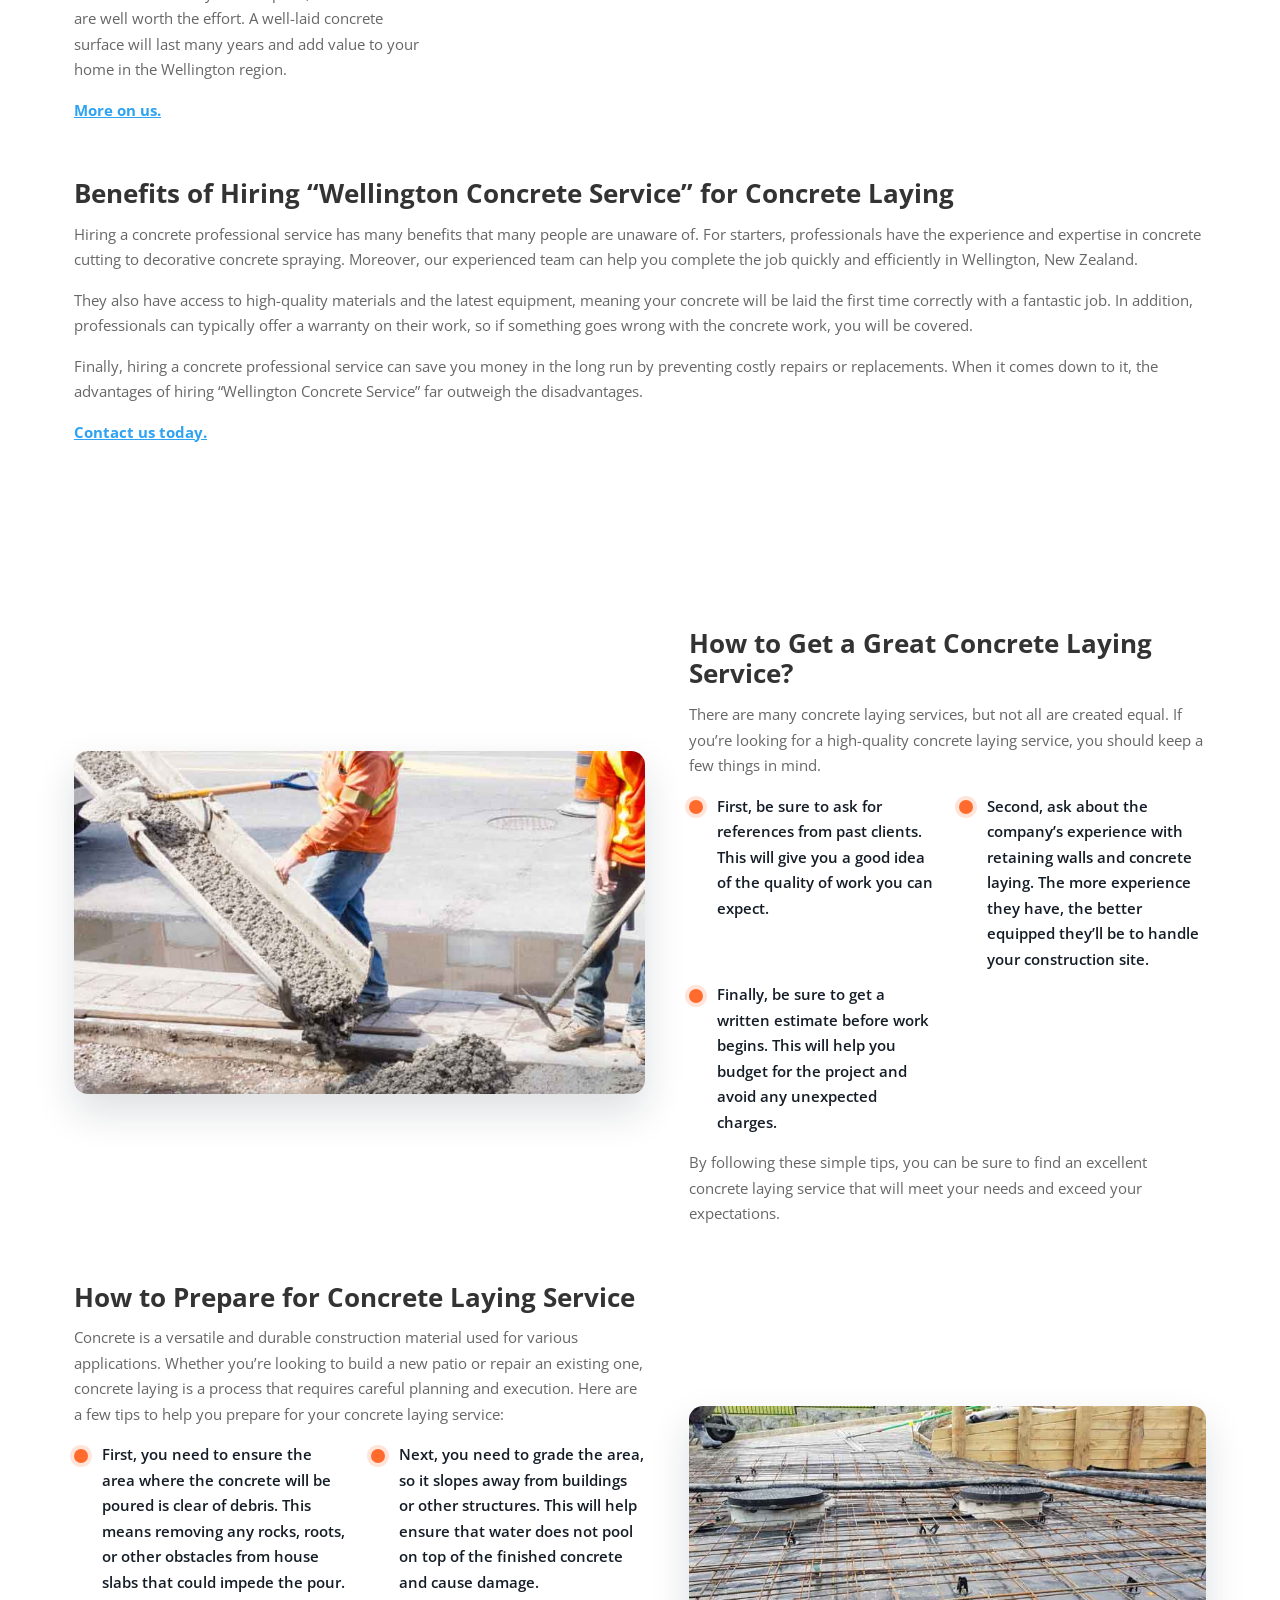
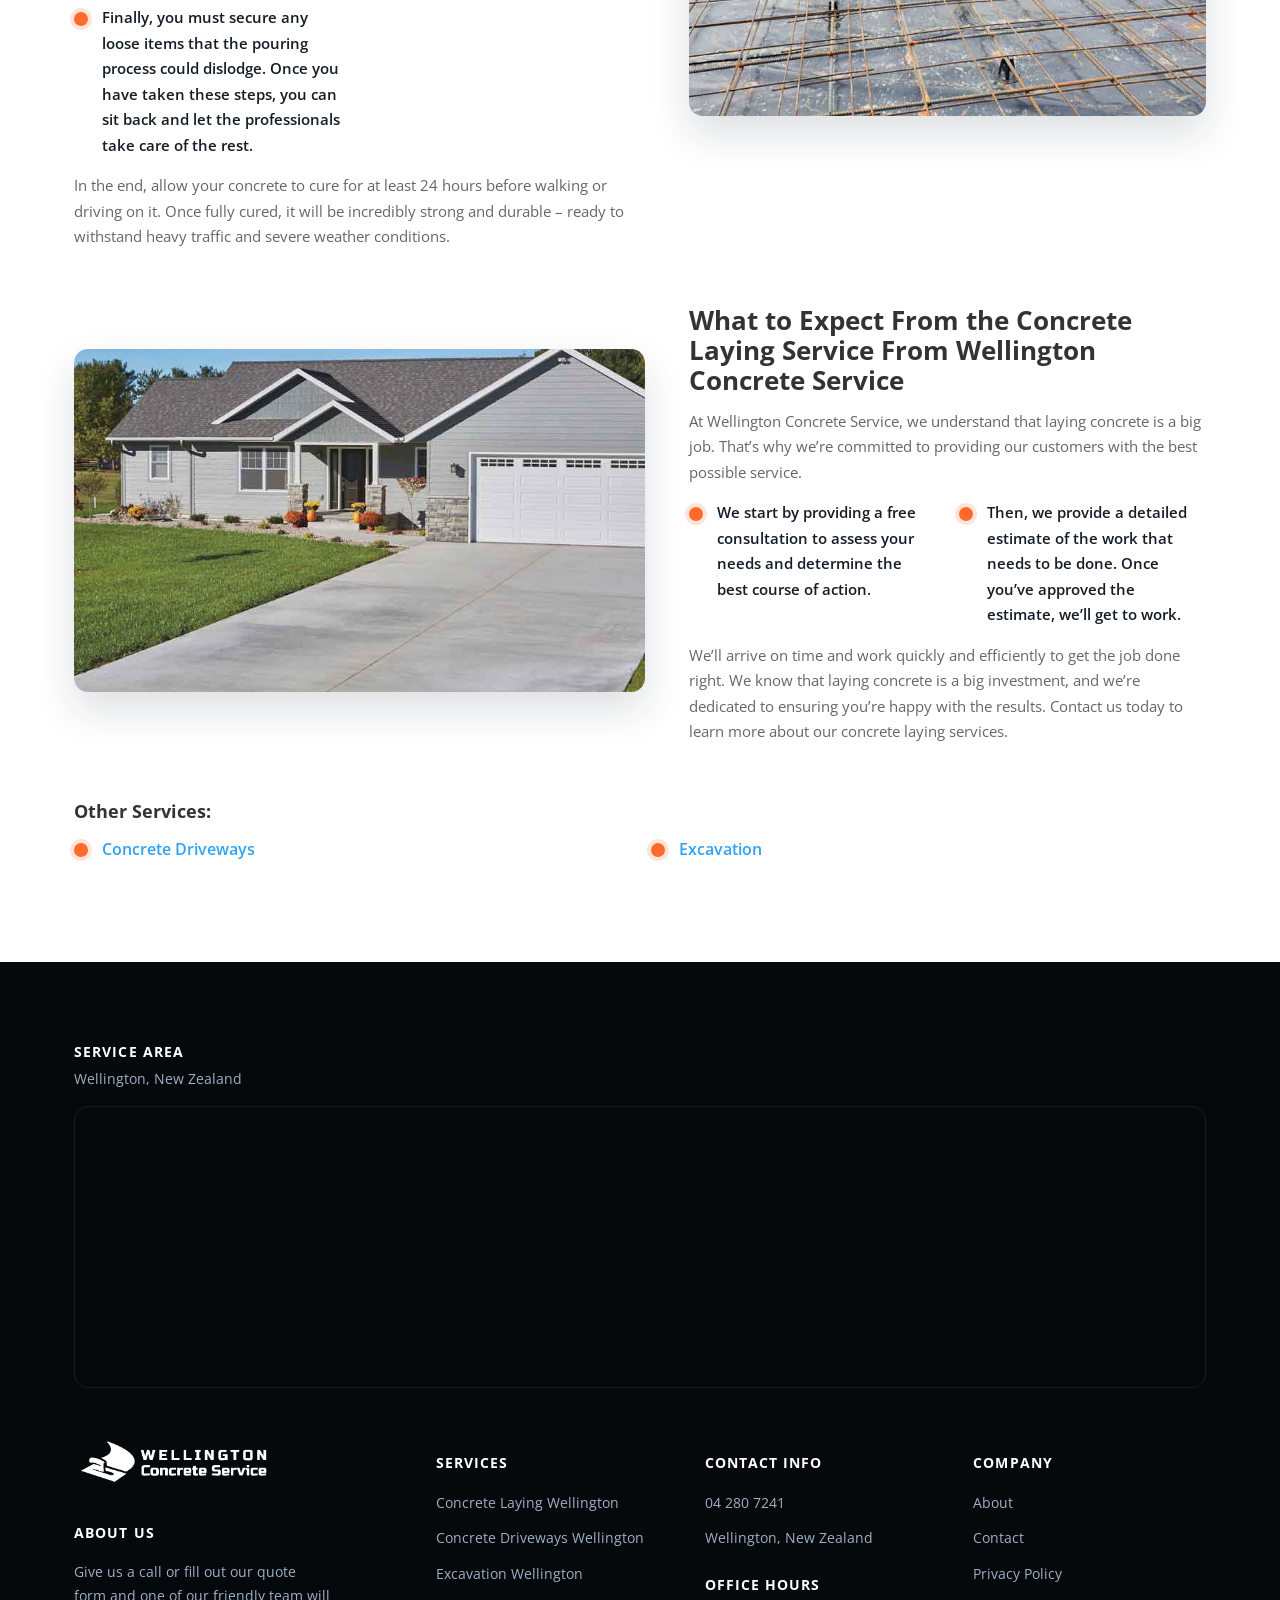
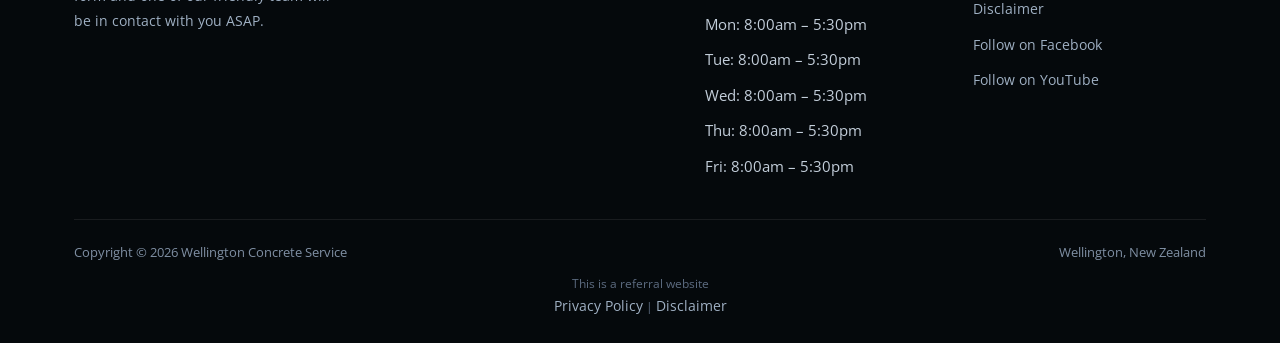
<file: concrete-laying-wellington/index.html>
<!doctype html>
<html lang="en-NZ">
<head>
<!-- Google Tag Manager -->
<script>(function(w,d,s,l,i){w[l]=w[l]||[];w[l].push({'gtm.start':new Date().getTime(),event:'gtm.js'});var f=d.getElementsByTagName(s)[0],j=d.createElement(s),dl=l!='dataLayer'?'&l='+l:'';j.async=true;j.src='https://www.googletagmanager.com/gtm.js?id='+i+dl;f.parentNode.insertBefore(j,f);})(window,document,'script','dataLayer','GTM-KLBGTKH');</script>
<!-- End Google Tag Manager -->
<!-- Google tag (gtag.js) -->
<script async src="https://www.googletagmanager.com/gtag/js?id=G-EJHN5ELS9W"></script>
<script>
  window.dataLayer = window.dataLayer || [];
  function gtag(){dataLayer.push(arguments);}
  gtag('js', new Date());
  gtag('config', 'G-EJHN5ELS9W');
  gtag('config', 'AW-10951390908');
  gtag('config', 'G-G05PDTB1CN');
</script>
<meta charset="UTF-8">
<meta name="viewport" content="width=device-width, initial-scale=1.0">
<link rel="icon" href="/favicon-32.png" sizes="32x32" type="image/png">
<link rel="icon" href="/favicon-192.png" sizes="192x192" type="image/png">
<link rel="apple-touch-icon" href="/apple-touch-icon.png">
<title>Concrete Laying Wellington - Wellington Concrete Service</title>
<meta name="description" content="Looking for Concrete Laying Wellington? Expert concrete team ready to take on projects big and small. Get a Concrete Laying Quote today.">
<meta name="robots" content="index, follow, max-image-preview:large, max-snippet:-1, max-video-preview:-1">
<link rel="canonical" href="https://wellingtonconcreteservice.co.nz/concrete-laying-wellington/">
<meta property="og:locale" content="en_US">
<meta property="og:type" content="article">
<meta property="og:title" content="Concrete Laying Wellington - Wellington Concrete Service">
<meta property="og:description" content="Looking for Concrete Laying Wellington? Expert concrete team ready to take on projects big and small. Get a Concrete Laying Quote today.">
<meta property="og:url" content="https://wellingtonconcreteservice.co.nz/concrete-laying-wellington/">
<meta property="og:site_name" content="Wellington Concrete Service">
<meta property="og:image" content="https://wellingtonconcreteservice.co.nz/images/Wellington-Concrete-Services-driveways.png">
<meta property="og:image:width" content="600">
<meta property="og:image:height" content="600">
<meta property="og:image:type" content="image/png">
<meta name="twitter:card" content="summary_large_image">
<meta name="twitter:label1" content="Est. reading time">
<meta name="twitter:data1" content="5 minutes">
<script type="application/ld+json">{"@context": "https://schema.org", "@graph": [{"@type": "WebPage", "@id": "https://wellingtonconcreteservice.co.nz/concrete-laying-wellington/", "url": "https://wellingtonconcreteservice.co.nz/concrete-laying-wellington/", "name": "Concrete Laying Wellington - Wellington Concrete Service", "isPartOf": {"@id": "https://wellingtonconcreteservice.co.nz/#website"}, "datePublished": "2022-09-04T17:56:12+00:00", "dateModified": "2024-04-11T21:07:49+00:00", "description": "Looking for Concrete Laying Wellington? Expert concrete team ready to take on projects big and small. Get a Concrete Laying Quote today.", "breadcrumb": {"@id": "https://wellingtonconcreteservice.co.nz/concrete-laying-wellington/#breadcrumb"}, "inLanguage": "en-US", "potentialAction": [{"@type": "ReadAction", "target": ["https://wellingtonconcreteservice.co.nz/concrete-laying-wellington/"]}]}, {"@type": "BreadcrumbList", "@id": "https://wellingtonconcreteservice.co.nz/concrete-laying-wellington/#breadcrumb", "itemListElement": [{"@type": "ListItem", "position": 1, "name": "Home", "item": "https://wellingtonconcreteservice.co.nz/"}, {"@type": "ListItem", "position": 2, "name": "Concrete Laying Wellington"}]}, {"@type": "WebSite", "@id": "https://wellingtonconcreteservice.co.nz/#website", "url": "https://wellingtonconcreteservice.co.nz/", "name": "Wellington Concrete Service", "description": "We Service all Concrete projects in the Wellington Region", "publisher": {"@id": "https://wellingtonconcreteservice.co.nz/#organization"}, "alternateName": "Wellington Concrete Driveways", "inLanguage": "en-US"}, {"@type": "Organization", "@id": "https://wellingtonconcreteservice.co.nz/#organization", "name": "Wellington Concrete and Excavation Services", "alternateName": "Wellington Concrete Driveways & Excavation", "url": "https://wellingtonconcreteservice.co.nz/", "logo": {"@type": "ImageObject", "inLanguage": "en-US", "@id": "https://wellingtonconcreteservice.co.nz/#/schema/logo/image/", "url": "https://wellingtonconcreteservice.co.nz/images/Wellington-Concrete-Services-driveways.png", "contentUrl": "https://wellingtonconcreteservice.co.nz/images/Wellington-Concrete-Services-driveways.png", "width": 600, "height": 600, "caption": "Wellington Concrete and Excavation Services"}, "image": {"@id": "https://wellingtonconcreteservice.co.nz/#/schema/logo/image/"}}]}</script>
<script type="application/ld+json">{"@context": "https://schema.org", "@type": "LocalBusiness", "name": "Wellington Concrete Service", "image": "https://wellingtonconcreteservice.co.nz/images/logo-Wellington-Concrete-Long-1.png", "@id": "", "url": "https://wellingtonconcreteservice.co.nz/", "telephone": "04 280 7241", "address": {"@type": "PostalAddress", "streetAddress": "", "addressLocality": "Wellington", "postalCode": "", "addressCountry": "NZ"}, "openingHoursSpecification": {"@type": "OpeningHoursSpecification", "dayOfWeek": ["Monday", "Tuesday", "Wednesday", "Thursday", "Friday", "Saturday", "Sunday"], "opens": "00:00", "closes": "23:59"}, "sameAs": ["https://https//www.facebook.com/profile.php?id=100088883465472", "https://www.youtube.com/@wellingtonconcrete8237"]}</script>
<script type="application/ld+json">{"@context": "https://schema.org", "@type": "BreadcrumbList", "itemListElement": [{"@type": "ListItem", "position": 1, "name": "Home", "item": "https://wellingtonconcreteservice.co.nz/"}, {"@type": "ListItem", "position": 2, "name": "Concrete Laying Wellington", "item": "https://wellingtonconcreteservice.co.nz/concrete-laying-wellington/"}]}</script>
<script type="application/ld+json">{"@context": "https://schema.org", "@type": "Service", "serviceType": "Concrete Laying Wellington", "name": "Concrete Laying Wellington", "provider": {"@type": "LocalBusiness", "name": "Wellington Concrete Service", "telephone": "+6442807241"}, "areaServed": {"@type": "City", "name": "Wellington"}, "url": "https://wellingtonconcreteservice.co.nz/concrete-laying-wellington/"}</script>
<link rel="preconnect" href="https://fonts.googleapis.com">
<link rel="preconnect" href="https://fonts.gstatic.com" crossorigin>
<link rel="preload" as="style" href="https://fonts.googleapis.com/css2?family=Open+Sans:wght@400;600;700;800&display=swap" onload="this.onload=null;this.rel='stylesheet'">
<noscript><link rel="stylesheet" href="https://fonts.googleapis.com/css2?family=Open+Sans:wght@400;600;700;800&display=swap"></noscript>
<link rel="stylesheet" href="/css/style.css">
<style id="mnfix">.mobile-menu.open{max-height:calc(100vh - 150px);max-height:calc(100dvh - 150px);overflow-y:auto;-webkit-overflow-scrolling:touch;overscroll-behavior:contain}.mobile-menu.msub-ready .mobile-submenu{display:none}.mobile-menu.msub-ready .mobile-submenu.open{display:flex}.mobile-menu a.msub-parent{display:flex;justify-content:space-between;align-items:center}.mobile-menu a.msub-parent::after{content:"";width:8px;height:8px;border-right:2px solid currentColor;border-bottom:2px solid currentColor;transform:rotate(45deg);margin-right:6px;transition:transform .2s}.mobile-menu a.msub-parent[aria-expanded=true]::after{transform:rotate(-135deg)}</style></head>
<body class="">
<noscript><iframe src="https://www.googletagmanager.com/ns.html?id=GTM-KLBGTKH" height="0" width="0" style="display:none;visibility:hidden"></iframe></noscript>
<header class="classic">
  <div class="c-head wrap">
    <a href="/" class="brand"><img src="/images/Wellington-Concrete-Long-White.png" alt="Wellington Concrete Service" width="639" height="175"></a>
    <nav class="links"><a href="/">Home</a><div class="nav-item"><a href="/services/">Services <svg viewBox="0 0 24 24" fill="none" stroke-width="2.4" stroke-linecap="round" stroke-linejoin="round"><path d="m6 9 6 6 6-6"/></svg></a><div class="nav-dropdown"><a href="/concrete-laying-wellington/">Concrete Laying Wellington</a><a href="/concrete-driveways-wellington/">Concrete Driveways Wellington</a><a href="/excavation-wellington/">Excavation Wellington</a></div></div><a href="/about/">About</a><a href="/contact/">Contact</a></nav>
    <button type="button" class="hamburger-btn" id="hamburgerBtn" aria-label="Open menu" aria-expanded="false"><svg viewBox="0 0 24 24" fill="none" stroke="#fff" stroke-width="2.4" stroke-linecap="round" stroke-linejoin="round"><path d="M4 7h16M4 12h16M4 17h16"/></svg></button>
  </div>
  <div class="mobile-menu" id="mobileMenu"><a href="/">Home</a><a href="/services/">Services</a><div class="mobile-submenu"><a href="/concrete-laying-wellington/">Concrete Laying Wellington</a><a href="/concrete-driveways-wellington/">Concrete Driveways Wellington</a><a href="/excavation-wellington/">Excavation Wellington</a></div><a href="/about/">About</a><a href="/contact/">Contact</a><a href="tel:042807241" class="mobile-menu-phone">Call 04 280 7241</a></div>
</header>
<main>
<section class="hero-c" id="top"><div class="hero-c-box"><div class="row"><div class="text"><h1><strong>Concrete Laying Wellington</strong></h1></div><p class="btn-wrap"><a class="btn btn-primary" href="tel:042807241">04 280 7241</a></p></div></div></section>
<section class=""><div class="wrap"><div class="row"><div class="text">

<h2>Professional Concrete Laying Wellington.</h2>

</div></div><div class="row cols cols-2 formrow"><div class="col"><div class="text"><p><a href="/"><strong>Concrete laying</strong></a> is constructing a concrete foundation for a building or other structure. The first step in concrete laying is the excavation of the site where the foundation will be built. Once the excavation is complete, forms are placed to create the shape of the foundation, and reinforcing steel is placed within the structures to strengthen the foundation. Next, there is concrete pumping into the forms and allowed to cure.</p>
<p>Once the concrete has cured, the forms are removed, and the foundation is ready for use. <strong>Concrete laying</strong> is a complex process that requires careful planning and execution. However, when done correctly, it results in a solid and durable foundation that will support a structure for many years.</p>
<h3>What is Concrete laying, and What Do the Experts Do?</h3>
<p><strong>Concrete laying</strong> involves installing concrete slabs to create a level surface. It is often used for driveways, patios, sidewalks, and other flat surfaces. The expert concrete contractors first prepare the area by excavating existing vegetation and leveling the ground. They then install a layer of gravel or sand to provide a stable base.</p>
<p>Next, they lay down the concrete slabs, using a trowel to smooth out any bumps or imperfections. Finally, they finish the surface by applying a sealant or topping it with asphalt. These <a href="/services/"><strong>concrete services</strong></a> can take several days to complete, but the results are well worth the effort. A well-laid concrete surface will last many years and add value to your home in the Wellington region.</p>
<p><a href="/about/">More on us.</a></p></div></div><div class="col"><div class="form-card"><iframe src="https://api.leadconnectorhq.com/widget/form/jcKH9aE2i1mX6NmtpPeu" style="width:100%;height:100%;min-height:768px;border:none;border-radius:14px" id="inline-jcKH9aE2i1mX6NmtpPeu" data-layout="{'id':'INLINE'}" data-trigger-type="alwaysShow" data-trigger-value="" data-activation-type="alwaysActivated" data-activation-value="" data-deactivation-type="neverDeactivate" data-deactivation-value="" data-form-name="Wellington Concrete" data-height="768" data-layout-iframe-id="inline-jcKH9aE2i1mX6NmtpPeu" data-form-id="jcKH9aE2i1mX6NmtpPeu" data-cookie-consent="true" data-cookie-consent-provider="auto" title="Wellington Concrete"></iframe></div></div></div><div class="row"><div class="text"><h2>Benefits of Hiring “Wellington Concrete Service” for Concrete Laying</h2>
<p>Hiring a concrete professional service has many benefits that many people are unaware of. For starters, professionals have the experience and expertise in concrete cutting to decorative concrete spraying. Moreover, our experienced team can help you complete the job quickly and efficiently in Wellington, New Zealand.</p>
<p>They also have access to high-quality materials and the latest equipment, meaning your concrete will be laid the first time correctly with a fantastic job. In addition, professionals can typically offer a warranty on their work, so if something goes wrong with the concrete work, you will be covered.</p>
<p>Finally, hiring a concrete professional service can save you money in the long run by preventing costly repairs or replacements. When it comes down to it, the advantages of hiring “Wellington Concrete Service” far outweigh the disadvantages.</p>
<p><a href="/contact/">Contact us today.</a></p></div></div></div></section>
<section class=""><div class="wrap"><div class="row cols cols-2"><div class="col"><div class="figure"><img src="/images/Wellington-concrete-d1.jpg" alt="concrete laying wellington - gary laying it out in churton park new development" width="800" height="480" loading="lazy" decoding="async"></div></div><div class="col"><div class="text"><h2>How to Get a Great Concrete Laying Service?</h2>
<p>There are many concrete laying services, but not all are created equal. If you’re looking for a high-quality concrete laying service, you should keep a few things in mind.</p>
<ul>
<li>First, be sure to ask for references from past clients. This will give you a good idea of the quality of work you can expect.</li>
<li>Second, ask about the company’s experience with retaining walls and concrete laying. The more experience they have, the better equipped they’ll be to handle your construction site.</li>
<li>Finally, be sure to get a written estimate before work begins. This will help you budget for the project and avoid any unexpected charges.</li>
</ul>
<p>By following these simple tips, you can be sure to find an excellent concrete laying service that will meet your needs and exceed your expectations.</p></div></div></div><div class="row cols cols-2"><div class="col"><div class="text"><h2>How to Prepare for Concrete Laying Service</h2>
<p>Concrete is a versatile and durable construction material used for various applications. Whether you’re looking to build a new patio or repair an existing one, concrete laying is a process that requires careful planning and execution. Here are a few tips to help you prepare for your concrete laying service:</p>
<ul>
<li>First, you need to ensure the area where the concrete will be poured is clear of debris. This means removing any rocks, roots, or other obstacles from house slabs that could impede the pour.</li>
<li>Next, you need to grade the area, so it slopes away from buildings or other structures. This will help ensure that water does not pool on top of the finished concrete and cause damage.</li>
<li>Finally, you must secure any loose items that the pouring process could dislodge. Once you have taken these steps, you can sit back and let the professionals take care of the rest.</li>
</ul>
<p>In the end, allow your concrete to cure for at least 24 hours before walking or driving on it. Once fully cured, it will be incredibly strong and durable – ready to withstand heavy traffic and severe weather conditions.</p></div></div><div class="col"><div class="figure"><img src="/images/Wellington-concrete-d2.jpg" alt="concrete laying service wellington foundations in place image" width="800" height="480" loading="lazy" decoding="async"></div></div></div><div class="row cols cols-2"><div class="col"><div class="figure"><img src="/images/Wellington-concrete-d3.jpg" alt="layed concrete wellington city" width="800" height="480" loading="lazy" decoding="async"></div></div><div class="col"><div class="text"><h2>What to Expect From the Concrete Laying Service From Wellington Concrete Service</h2>
<p>At Wellington Concrete Service, we understand that laying concrete is a big job. That’s why we’re committed to providing our customers with the best possible service.</p>
<ul>
<li>We start by providing a free consultation to assess your needs and determine the best course of action.</li>
<li>Then, we provide a detailed estimate of the work that needs to be done. Once you’ve approved the estimate, we’ll get to work.</li>
</ul>
<p>We’ll arrive on time and work quickly and efficiently to get the job done right. We know that laying concrete is a big investment, and we’re dedicated to ensuring you’re happy with the results. Contact us today to learn more about our concrete laying services.</p></div></div></div><div class="row"><div class="text"><h3>Other Services:</h3>
<ul>
<li>
<h4><a href="/concrete-driveways-wellington/">Concrete Driveways</a></h4>
</li>
<li>
<h4><a href="/excavation-wellington/">Excavation</a></h4>
</li>
</ul></div></div></div></section>
</main>
<footer>
  <div class="wrap">
    <div class="footer-map-head"><h4>Service Area</h4><p>Wellington, New Zealand</p></div><div class="footer-map"><iframe src="https://www.google.com/maps/embed?pb=!1m14!1m8!1m3!1d191972.37245766423!2d174.7542577!3d-41.2529602!3m2!1i1024!2i768!4f13.1!3m3!1m2!1s0x4e806935e33e1915%3A0xc6a8ca1fbb99e48e!2sWellington%20Concrete%20Services!5e0!3m2!1sen!2snz!4v1679176928073!5m2!1sen!2snz" width="600" height="280" style="border:0" allowfullscreen loading="lazy" referrerpolicy="no-referrer-when-downgrade" title="Wellington Concrete Service service area map"></iframe></div>
    <div class="footer-grid "><div class="footer-brand"><a href="/" class="brand"><img src="/images/Wellington-Concrete-Long-White.png" alt="Wellington Concrete Service" width="639" height="175" loading="lazy"></a><h4>About us</h4><p>Give us a call or fill out our quote form and one of our friendly team will be in contact with you ASAP.</p></div><div><h4>Services</h4><ul><li><a href="/concrete-laying-wellington/">Concrete Laying Wellington</a></li><li><a href="/concrete-driveways-wellington/">Concrete Driveways Wellington</a></li><li><a href="/excavation-wellington/">Excavation Wellington</a></li></ul></div><div><h4>Contact Info</h4><ul><li><a href="tel:042807241">04 280 7241</a></li><li><a href="https://goo.gl/maps/ccjYuf8XM2dyxidF7" target="_blank" rel="noopener">Wellington, New Zealand</a></li></ul><h4 style="margin-top:22px;">Office Hours</h4><ul><li>Mon: 8:00am &ndash; 5:30pm</li><li>Tue: 8:00am &ndash; 5:30pm</li><li>Wed: 8:00am &ndash; 5:30pm</li><li>Thu: 8:00am &ndash; 5:30pm</li><li>Fri: 8:00am &ndash; 5:30pm</li></ul></div><div><h4>Company</h4><ul><li><a href="/about/">About</a></li><li><a href="/contact/">Contact</a></li><li><a href="/privacy-policy/">Privacy Policy</a></li><li><a href="/disclaimer/">Disclaimer</a></li><li><a href="https://www.facebook.com/profile.php?id=100088883465472" target="_blank" rel="noopener">Follow on Facebook</a></li><li><a href="https://www.youtube.com/@wellingtonconcrete8237" target="_blank" rel="noopener">Follow on YouTube</a></li></ul></div></div>
    <div class="footer-bottom"><span>Copyright &copy; 2026 Wellington Concrete Service</span><span>Wellington, New Zealand</span></div>
    <div class="footer-disclosure">This is a referral website<br><a href="/privacy-policy/">Privacy Policy</a> | <a href="/disclaimer/">Disclaimer</a></div>
  </div>
</footer>
<script>
(function(){var b=document.getElementById('hamburgerBtn'),m=document.getElementById('mobileMenu');if(!b||!m)return;b.addEventListener('click',function(){var o=m.classList.toggle('open');b.setAttribute('aria-expanded',o?'true':'false');});})();
</script>
<script src="https://link.msgsndr.com/js/form_embed.js" defer></script>
<script id="mnfixjs">(function(){var m=document.getElementById("mobileMenu");if(!m)return;m.querySelectorAll(".mobile-submenu").forEach(function(s){var p=s.previousElementSibling;if(!p||p.tagName!=="A")return;var a=document.createElement("a");a.href=p.getAttribute("href");a.textContent="All "+p.textContent.trim();s.insertBefore(a,s.firstChild);m.classList.add("msub-ready");p.classList.add("msub-parent");p.setAttribute("aria-expanded","false");p.addEventListener("click",function(e){e.preventDefault();var o=s.classList.toggle("open");p.setAttribute("aria-expanded",o?"true":"false")})});var b=document.getElementById("hamburgerBtn");document.addEventListener("pointerdown",function(e){if(!m.classList.contains("open")||m.contains(e.target)||(b&&b.contains(e.target)))return;m.classList.remove("open");if(b)b.setAttribute("aria-expanded","false")})})();</script></body>
</html>
</file>
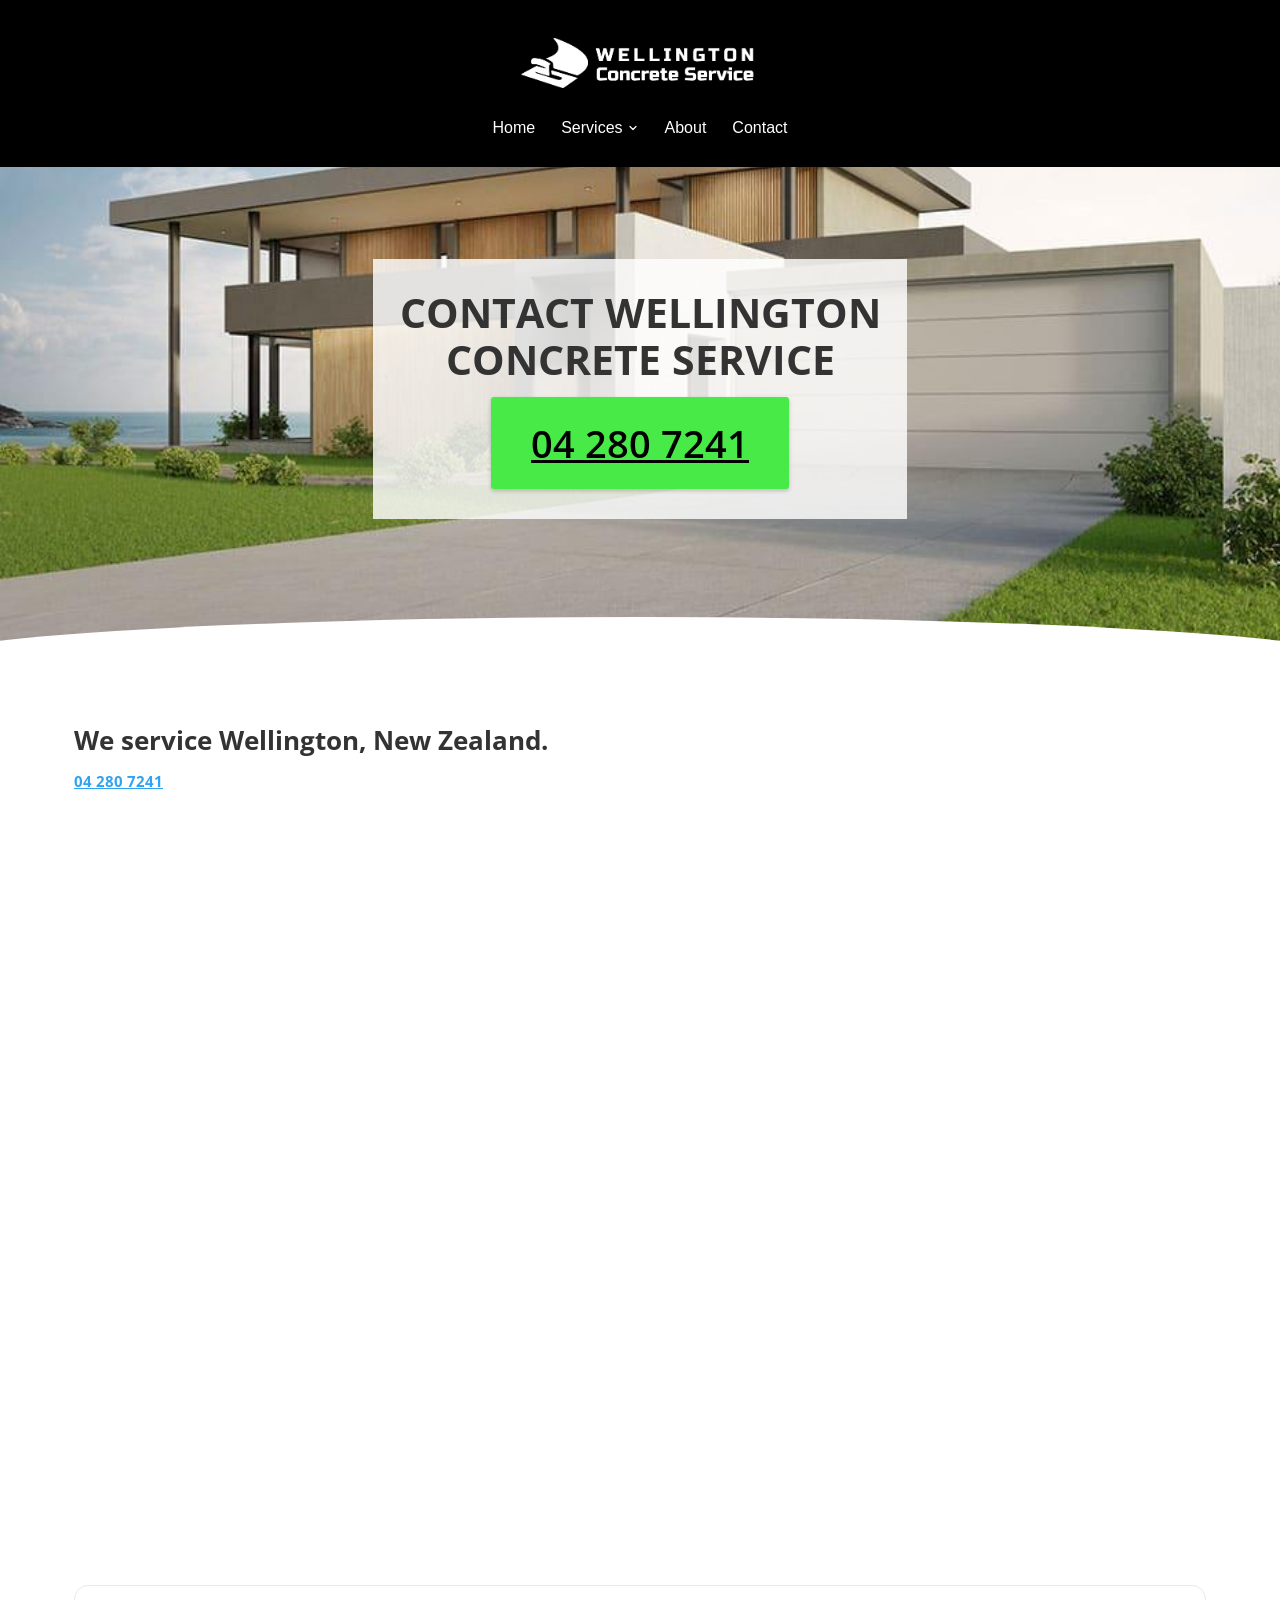
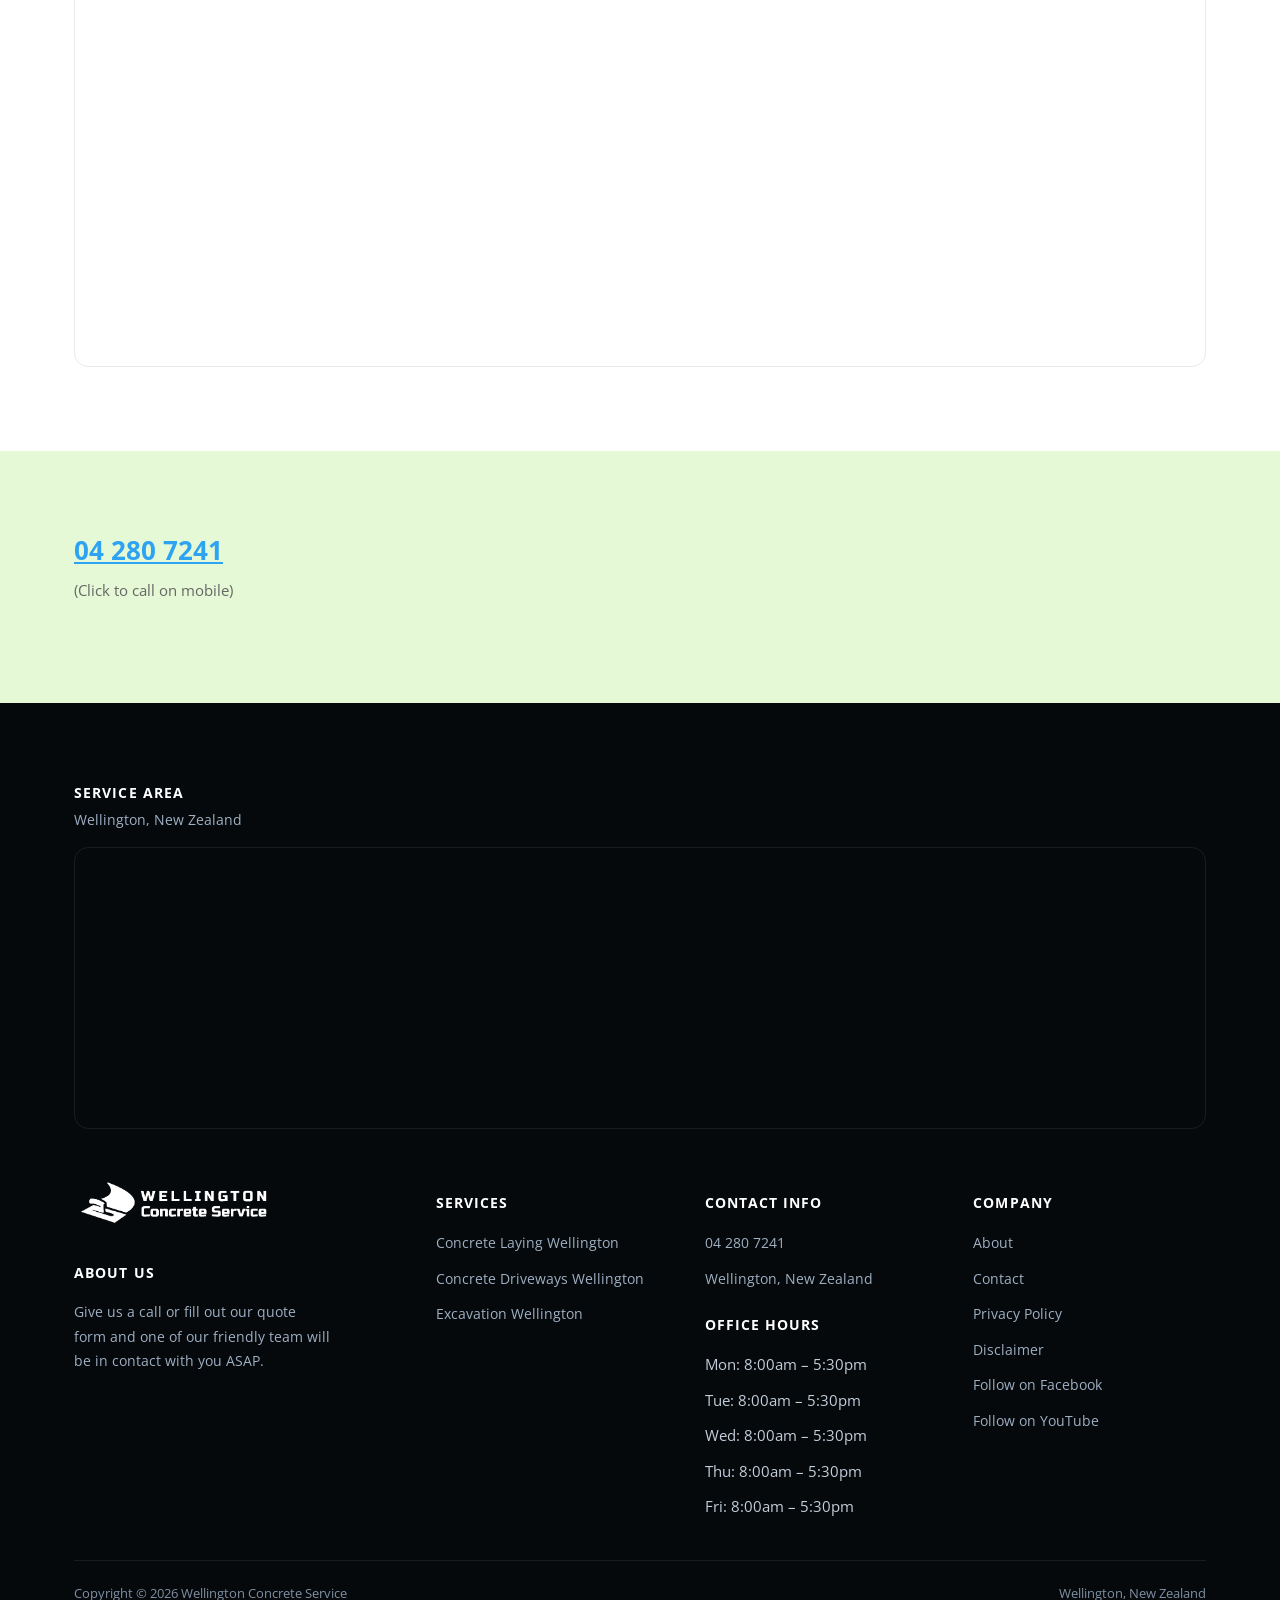
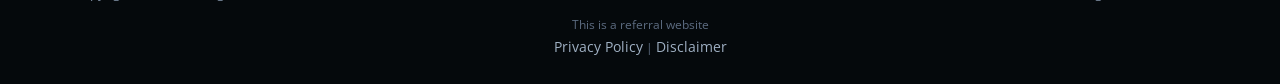
<file: contact/index.html>
<!doctype html>
<html lang="en-NZ">
<head>
<!-- Google Tag Manager -->
<script>(function(w,d,s,l,i){w[l]=w[l]||[];w[l].push({'gtm.start':new Date().getTime(),event:'gtm.js'});var f=d.getElementsByTagName(s)[0],j=d.createElement(s),dl=l!='dataLayer'?'&l='+l:'';j.async=true;j.src='https://www.googletagmanager.com/gtm.js?id='+i+dl;f.parentNode.insertBefore(j,f);})(window,document,'script','dataLayer','GTM-KLBGTKH');</script>
<!-- End Google Tag Manager -->
<!-- Google tag (gtag.js) -->
<script async src="https://www.googletagmanager.com/gtag/js?id=G-EJHN5ELS9W"></script>
<script>
  window.dataLayer = window.dataLayer || [];
  function gtag(){dataLayer.push(arguments);}
  gtag('js', new Date());
  gtag('config', 'G-EJHN5ELS9W');
  gtag('config', 'AW-10951390908');
  gtag('config', 'G-G05PDTB1CN');
</script>
<meta charset="UTF-8">
<meta name="viewport" content="width=device-width, initial-scale=1.0">
<link rel="icon" href="/favicon-32.png" sizes="32x32" type="image/png">
<link rel="icon" href="/favicon-192.png" sizes="192x192" type="image/png">
<link rel="apple-touch-icon" href="/apple-touch-icon.png">
<title>Contact - Wellington Concrete Service</title>
<meta name="robots" content="index, follow, max-image-preview:large, max-snippet:-1, max-video-preview:-1">
<link rel="canonical" href="https://wellingtonconcreteservice.co.nz/contact/">
<meta property="og:locale" content="en_US">
<meta property="og:type" content="article">
<meta property="og:title" content="Contact - Wellington Concrete Service">
<meta property="og:url" content="https://wellingtonconcreteservice.co.nz/contact/">
<meta property="og:site_name" content="Wellington Concrete Service">
<meta property="og:image" content="https://wellingtonconcreteservice.co.nz/images/Wellington-Concrete-Services-driveways.png">
<meta property="og:image:width" content="600">
<meta property="og:image:height" content="600">
<meta property="og:image:type" content="image/png">
<meta name="twitter:card" content="summary_large_image">
<meta name="twitter:label1" content="Est. reading time">
<meta name="twitter:data1" content="1 minute">
<script type="application/ld+json">{"@context": "https://schema.org", "@graph": [{"@type": "WebPage", "@id": "https://wellingtonconcreteservice.co.nz/contact/", "url": "https://wellingtonconcreteservice.co.nz/contact/", "name": "Contact - Wellington Concrete Service", "isPartOf": {"@id": "https://wellingtonconcreteservice.co.nz/#website"}, "datePublished": "2022-09-04T17:19:07+00:00", "dateModified": "2024-04-11T21:08:55+00:00", "breadcrumb": {"@id": "https://wellingtonconcreteservice.co.nz/contact/#breadcrumb"}, "inLanguage": "en-US", "potentialAction": [{"@type": "ReadAction", "target": ["https://wellingtonconcreteservice.co.nz/contact/"]}]}, {"@type": "BreadcrumbList", "@id": "https://wellingtonconcreteservice.co.nz/contact/#breadcrumb", "itemListElement": [{"@type": "ListItem", "position": 1, "name": "Home", "item": "https://wellingtonconcreteservice.co.nz/"}, {"@type": "ListItem", "position": 2, "name": "Contact"}]}, {"@type": "WebSite", "@id": "https://wellingtonconcreteservice.co.nz/#website", "url": "https://wellingtonconcreteservice.co.nz/", "name": "Wellington Concrete Service", "description": "We Service all Concrete projects in the Wellington Region", "publisher": {"@id": "https://wellingtonconcreteservice.co.nz/#organization"}, "alternateName": "Wellington Concrete Driveways", "inLanguage": "en-US"}, {"@type": "Organization", "@id": "https://wellingtonconcreteservice.co.nz/#organization", "name": "Wellington Concrete and Excavation Services", "alternateName": "Wellington Concrete Driveways & Excavation", "url": "https://wellingtonconcreteservice.co.nz/", "logo": {"@type": "ImageObject", "inLanguage": "en-US", "@id": "https://wellingtonconcreteservice.co.nz/#/schema/logo/image/", "url": "https://wellingtonconcreteservice.co.nz/images/Wellington-Concrete-Services-driveways.png", "contentUrl": "https://wellingtonconcreteservice.co.nz/images/Wellington-Concrete-Services-driveways.png", "width": 600, "height": 600, "caption": "Wellington Concrete and Excavation Services"}, "image": {"@id": "https://wellingtonconcreteservice.co.nz/#/schema/logo/image/"}}]}</script>
<script type="application/ld+json">{"@context": "https://schema.org", "@type": "LocalBusiness", "name": "Wellington Concrete Service", "image": "https://wellingtonconcreteservice.co.nz/images/logo-Wellington-Concrete-Long-1.png", "@id": "", "url": "https://wellingtonconcreteservice.co.nz/", "telephone": "04 280 7241", "address": {"@type": "PostalAddress", "streetAddress": "", "addressLocality": "Wellington", "postalCode": "", "addressCountry": "NZ"}, "openingHoursSpecification": {"@type": "OpeningHoursSpecification", "dayOfWeek": ["Monday", "Tuesday", "Wednesday", "Thursday", "Friday", "Saturday", "Sunday"], "opens": "00:00", "closes": "23:59"}, "sameAs": ["https://https//www.facebook.com/profile.php?id=100088883465472", "https://www.youtube.com/@wellingtonconcrete8237"]}</script>
<script type="application/ld+json">{"@context": "https://schema.org", "@type": "BreadcrumbList", "itemListElement": [{"@type": "ListItem", "position": 1, "name": "Home", "item": "https://wellingtonconcreteservice.co.nz/"}, {"@type": "ListItem", "position": 2, "name": "Contact", "item": "https://wellingtonconcreteservice.co.nz/contact/"}]}</script>
<link rel="preconnect" href="https://fonts.googleapis.com">
<link rel="preconnect" href="https://fonts.gstatic.com" crossorigin>
<link rel="preload" as="style" href="https://fonts.googleapis.com/css2?family=Open+Sans:wght@400;600;700;800&display=swap" onload="this.onload=null;this.rel='stylesheet'">
<noscript><link rel="stylesheet" href="https://fonts.googleapis.com/css2?family=Open+Sans:wght@400;600;700;800&display=swap"></noscript>
<link rel="stylesheet" href="/css/style.css">
<style id="mnfix">.mobile-menu.open{max-height:calc(100vh - 150px);max-height:calc(100dvh - 150px);overflow-y:auto;-webkit-overflow-scrolling:touch;overscroll-behavior:contain}.mobile-menu.msub-ready .mobile-submenu{display:none}.mobile-menu.msub-ready .mobile-submenu.open{display:flex}.mobile-menu a.msub-parent{display:flex;justify-content:space-between;align-items:center}.mobile-menu a.msub-parent::after{content:"";width:8px;height:8px;border-right:2px solid currentColor;border-bottom:2px solid currentColor;transform:rotate(45deg);margin-right:6px;transition:transform .2s}.mobile-menu a.msub-parent[aria-expanded=true]::after{transform:rotate(-135deg)}</style></head>
<body class="">
<noscript><iframe src="https://www.googletagmanager.com/ns.html?id=GTM-KLBGTKH" height="0" width="0" style="display:none;visibility:hidden"></iframe></noscript>
<header class="classic">
  <div class="c-head wrap">
    <a href="/" class="brand"><img src="/images/Wellington-Concrete-Long-White.png" alt="Wellington Concrete Service" width="639" height="175"></a>
    <nav class="links"><a href="/">Home</a><div class="nav-item"><a href="/services/">Services <svg viewBox="0 0 24 24" fill="none" stroke-width="2.4" stroke-linecap="round" stroke-linejoin="round"><path d="m6 9 6 6 6-6"/></svg></a><div class="nav-dropdown"><a href="/concrete-laying-wellington/">Concrete Laying Wellington</a><a href="/concrete-driveways-wellington/">Concrete Driveways Wellington</a><a href="/excavation-wellington/">Excavation Wellington</a></div></div><a href="/about/">About</a><a href="/contact/">Contact</a></nav>
    <button type="button" class="hamburger-btn" id="hamburgerBtn" aria-label="Open menu" aria-expanded="false"><svg viewBox="0 0 24 24" fill="none" stroke="#fff" stroke-width="2.4" stroke-linecap="round" stroke-linejoin="round"><path d="M4 7h16M4 12h16M4 17h16"/></svg></button>
  </div>
  <div class="mobile-menu" id="mobileMenu"><a href="/">Home</a><a href="/services/">Services</a><div class="mobile-submenu"><a href="/concrete-laying-wellington/">Concrete Laying Wellington</a><a href="/concrete-driveways-wellington/">Concrete Driveways Wellington</a><a href="/excavation-wellington/">Excavation Wellington</a></div><a href="/about/">About</a><a href="/contact/">Contact</a><a href="tel:042807241" class="mobile-menu-phone">Call 04 280 7241</a></div>
</header>
<main>
<section class="hero-c" id="top"><div class="hero-c-box"><div class="row"><div class="text"><h1>CONTACT WELLINGTON CONCRETE SERVICE</h1></div><p class="btn-wrap"><a class="btn btn-primary" href="tel:042807241">04 280 7241</a></p></div></div></section>
<section class=""><div class="wrap"><div class="row"><div class="text"><h2>We service Wellington, New Zealand.</h2>

<p><strong><a href="tel:042807241">04 280 7241</a></strong></p>
</div><div class="form-card"><iframe src="https://api.leadconnectorhq.com/widget/form/jcKH9aE2i1mX6NmtpPeu" style="width:100%;height:100%;min-height:768px;border:none;border-radius:14px" id="inline-jcKH9aE2i1mX6NmtpPeu" data-layout="{'id':'INLINE'}" data-trigger-type="alwaysShow" data-trigger-value="" data-activation-type="alwaysActivated" data-activation-value="" data-deactivation-type="neverDeactivate" data-deactivation-value="" data-form-name="Wellington Concrete" data-height="768" data-layout-iframe-id="inline-jcKH9aE2i1mX6NmtpPeu" data-form-id="jcKH9aE2i1mX6NmtpPeu" data-cookie-consent="true" data-cookie-consent-provider="auto" title="Wellington Concrete"></iframe></div><div class="map-embed"><iframe src="https://www.google.com/maps/embed?pb=!1m18!1m12!1m3!1d191972.3726045972!2d174.75425765000003!3d-41.25296015!2m3!1f0!2f0!3f0!3m2!1i1024!2i768!4f13.1!3m3!1m2!1s0x0%3A0xc6a8ca1fbb99e48e!2sWellington%20Concrete%20Services!5e0!3m2!1sen!2snz!4v1664068729939!5m2!1sen!2snz" width="600" height="380" style="border:0" allowfullscreen loading="lazy" referrerpolicy="no-referrer-when-downgrade" title="Wellington Concrete Service service area map"></iframe></div></div></div></section>
<section class="sec-cream"><div class="wrap"><div class="row"><div class="text"><h2><a href="tel:042807241">04 280 7241</a></h2>
<p>(Click to call on mobile)</p></div></div></div></section>
</main>
<footer>
  <div class="wrap">
    <div class="footer-map-head"><h4>Service Area</h4><p>Wellington, New Zealand</p></div><div class="footer-map"><iframe src="https://www.google.com/maps/embed?pb=!1m14!1m8!1m3!1d191972.37245766423!2d174.7542577!3d-41.2529602!3m2!1i1024!2i768!4f13.1!3m3!1m2!1s0x4e806935e33e1915%3A0xc6a8ca1fbb99e48e!2sWellington%20Concrete%20Services!5e0!3m2!1sen!2snz!4v1679176928073!5m2!1sen!2snz" width="600" height="280" style="border:0" allowfullscreen loading="lazy" referrerpolicy="no-referrer-when-downgrade" title="Wellington Concrete Service service area map"></iframe></div>
    <div class="footer-grid "><div class="footer-brand"><a href="/" class="brand"><img src="/images/Wellington-Concrete-Long-White.png" alt="Wellington Concrete Service" width="639" height="175" loading="lazy"></a><h4>About us</h4><p>Give us a call or fill out our quote form and one of our friendly team will be in contact with you ASAP.</p></div><div><h4>Services</h4><ul><li><a href="/concrete-laying-wellington/">Concrete Laying Wellington</a></li><li><a href="/concrete-driveways-wellington/">Concrete Driveways Wellington</a></li><li><a href="/excavation-wellington/">Excavation Wellington</a></li></ul></div><div><h4>Contact Info</h4><ul><li><a href="tel:042807241">04 280 7241</a></li><li><a href="https://goo.gl/maps/ccjYuf8XM2dyxidF7" target="_blank" rel="noopener">Wellington, New Zealand</a></li></ul><h4 style="margin-top:22px;">Office Hours</h4><ul><li>Mon: 8:00am &ndash; 5:30pm</li><li>Tue: 8:00am &ndash; 5:30pm</li><li>Wed: 8:00am &ndash; 5:30pm</li><li>Thu: 8:00am &ndash; 5:30pm</li><li>Fri: 8:00am &ndash; 5:30pm</li></ul></div><div><h4>Company</h4><ul><li><a href="/about/">About</a></li><li><a href="/contact/">Contact</a></li><li><a href="/privacy-policy/">Privacy Policy</a></li><li><a href="/disclaimer/">Disclaimer</a></li><li><a href="https://www.facebook.com/profile.php?id=100088883465472" target="_blank" rel="noopener">Follow on Facebook</a></li><li><a href="https://www.youtube.com/@wellingtonconcrete8237" target="_blank" rel="noopener">Follow on YouTube</a></li></ul></div></div>
    <div class="footer-bottom"><span>Copyright &copy; 2026 Wellington Concrete Service</span><span>Wellington, New Zealand</span></div>
    <div class="footer-disclosure">This is a referral website<br><a href="/privacy-policy/">Privacy Policy</a> | <a href="/disclaimer/">Disclaimer</a></div>
  </div>
</footer>
<script>
(function(){var b=document.getElementById('hamburgerBtn'),m=document.getElementById('mobileMenu');if(!b||!m)return;b.addEventListener('click',function(){var o=m.classList.toggle('open');b.setAttribute('aria-expanded',o?'true':'false');});})();
</script>
<script src="https://link.msgsndr.com/js/form_embed.js" defer></script>
<script id="mnfixjs">(function(){var m=document.getElementById("mobileMenu");if(!m)return;m.querySelectorAll(".mobile-submenu").forEach(function(s){var p=s.previousElementSibling;if(!p||p.tagName!=="A")return;var a=document.createElement("a");a.href=p.getAttribute("href");a.textContent="All "+p.textContent.trim();s.insertBefore(a,s.firstChild);m.classList.add("msub-ready");p.classList.add("msub-parent");p.setAttribute("aria-expanded","false");p.addEventListener("click",function(e){e.preventDefault();var o=s.classList.toggle("open");p.setAttribute("aria-expanded",o?"true":"false")})});var b=document.getElementById("hamburgerBtn");document.addEventListener("pointerdown",function(e){if(!m.classList.contains("open")||m.contains(e.target)||(b&&b.contains(e.target)))return;m.classList.remove("open");if(b)b.setAttribute("aria-expanded","false")})})();</script></body>
</html>
</file>
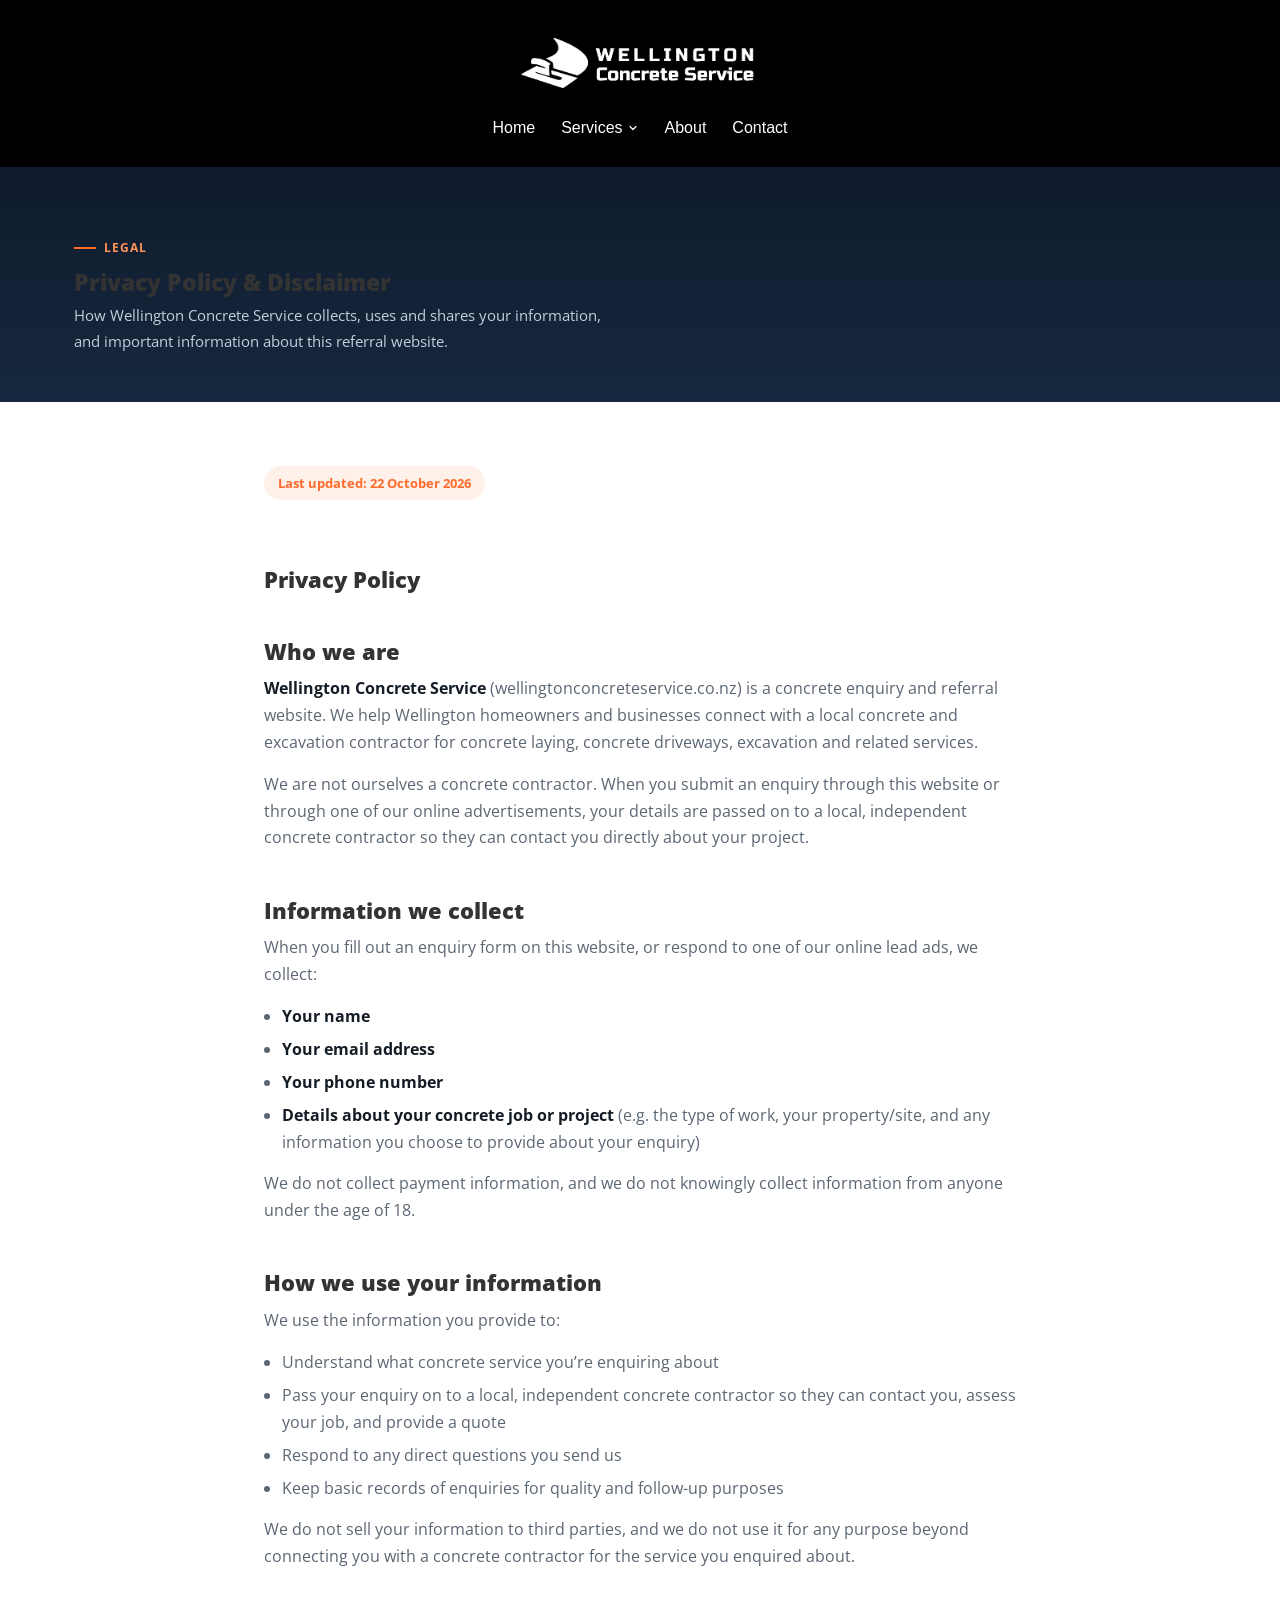
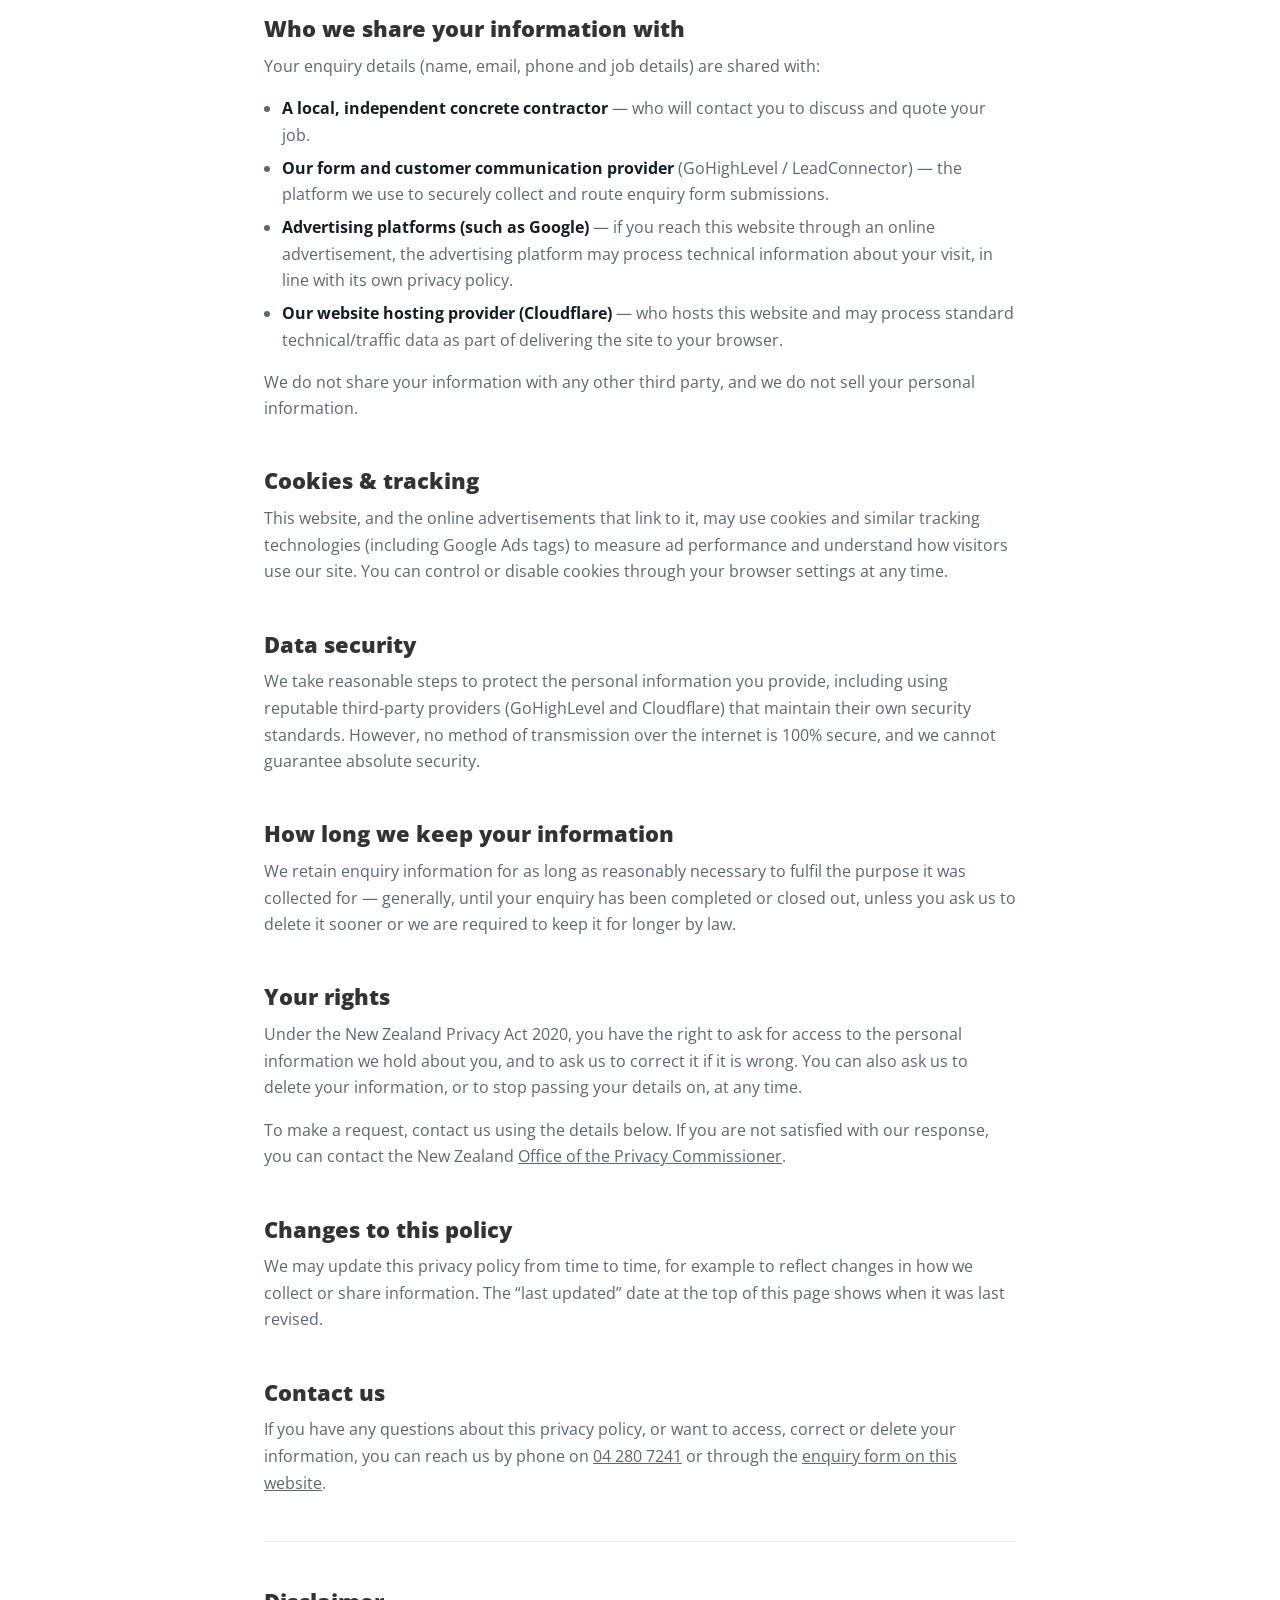
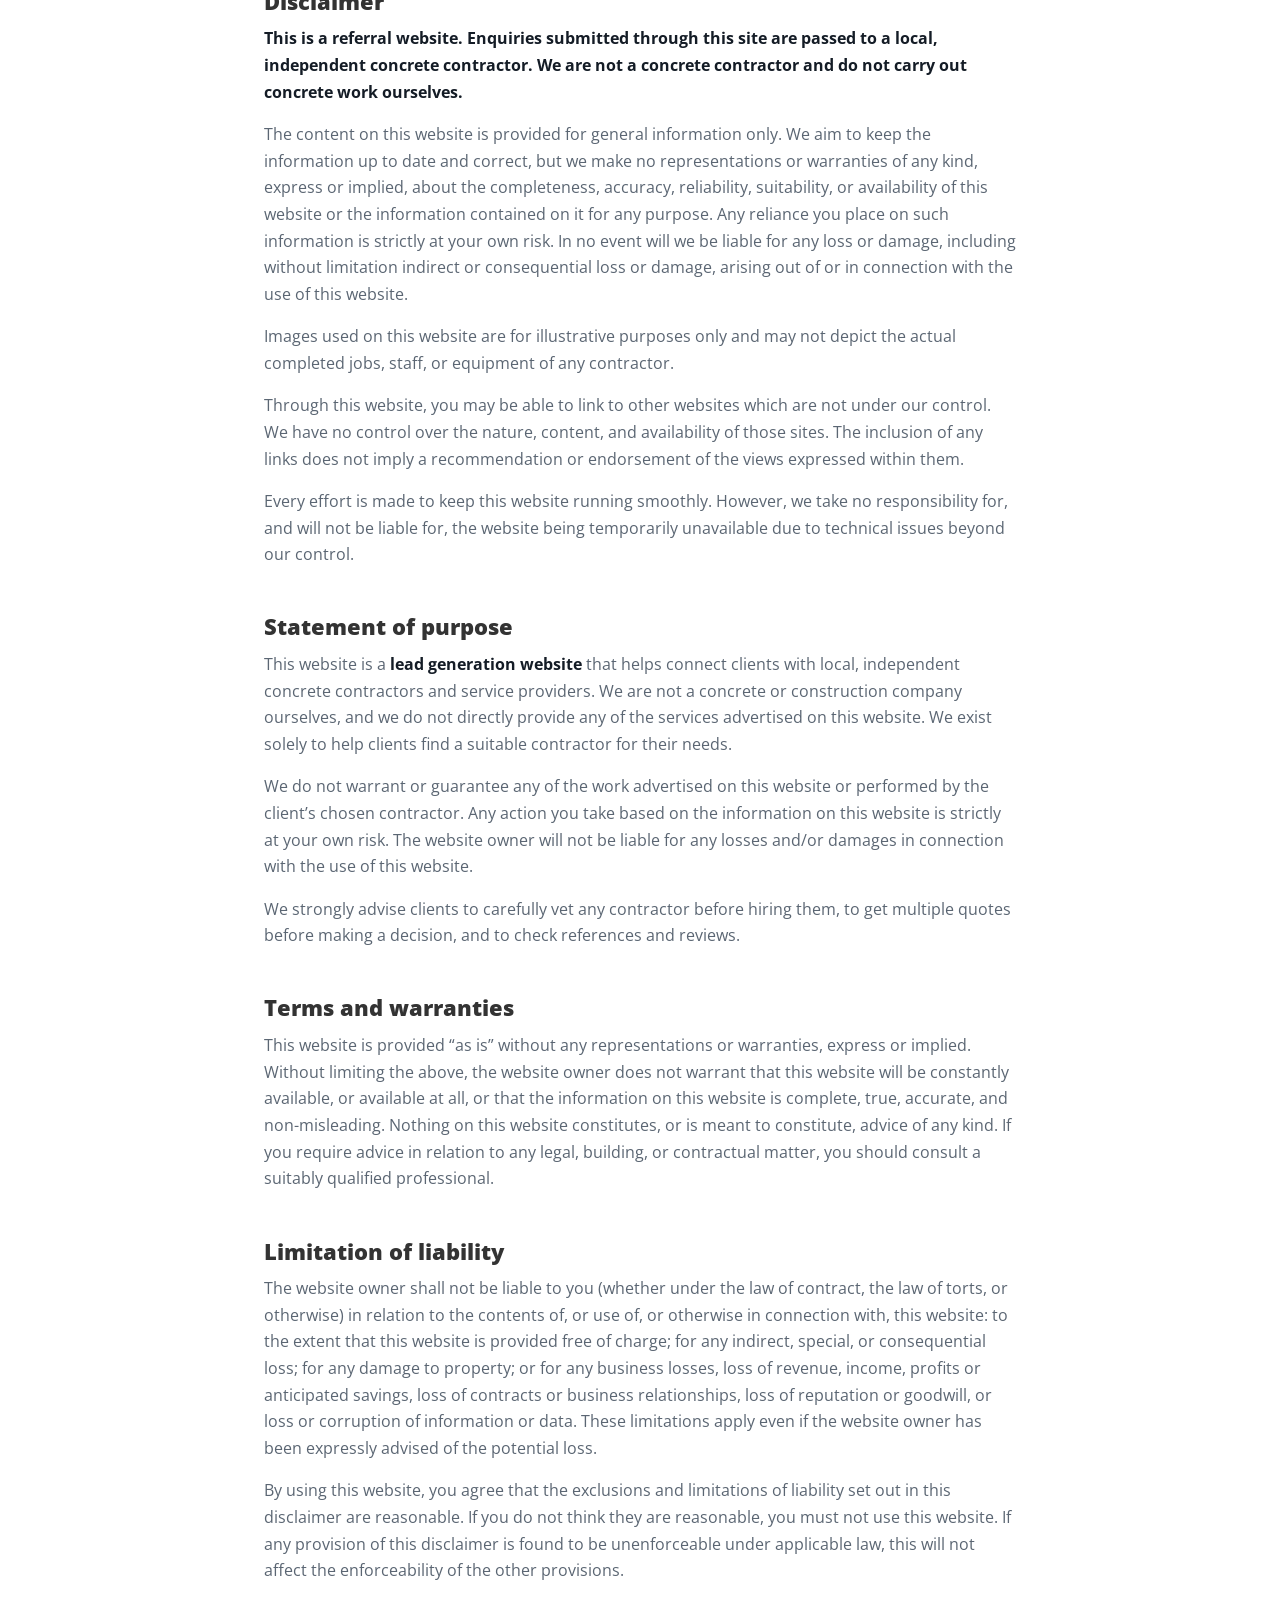
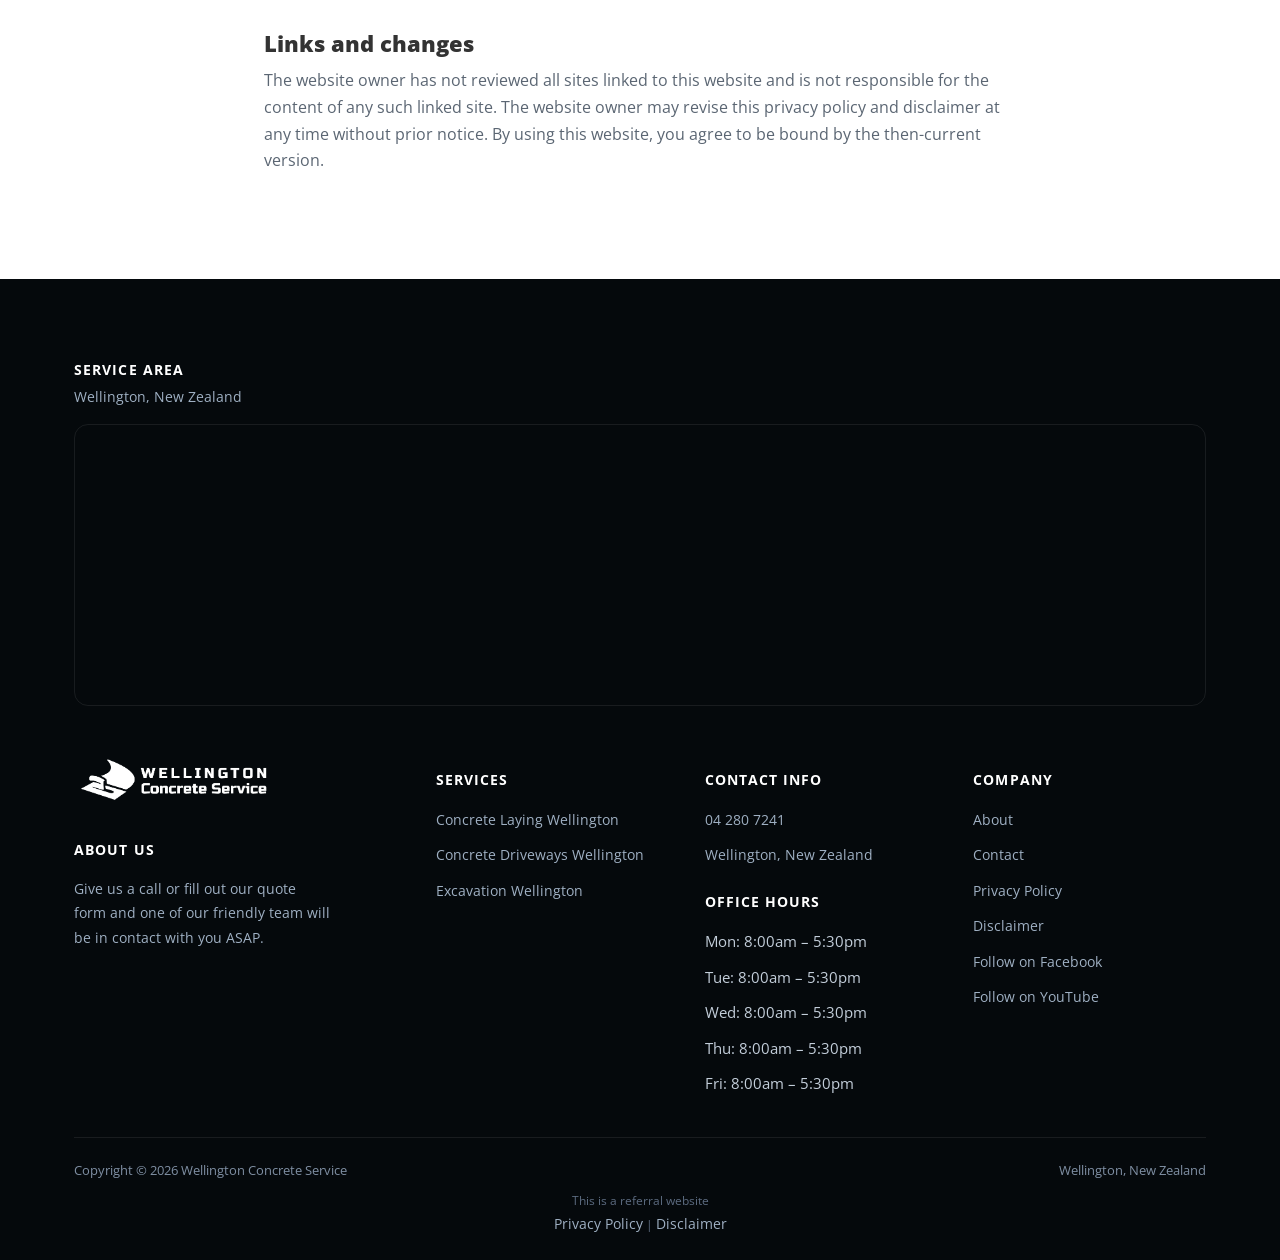
<file: disclaimer/index.html>
<!doctype html>
<html lang="en-NZ">
<head>
<!-- Google Tag Manager -->
<script>(function(w,d,s,l,i){w[l]=w[l]||[];w[l].push({'gtm.start':new Date().getTime(),event:'gtm.js'});var f=d.getElementsByTagName(s)[0],j=d.createElement(s),dl=l!='dataLayer'?'&l='+l:'';j.async=true;j.src='https://www.googletagmanager.com/gtm.js?id='+i+dl;f.parentNode.insertBefore(j,f);})(window,document,'script','dataLayer','GTM-KLBGTKH');</script>
<!-- End Google Tag Manager -->
<!-- Google tag (gtag.js) -->
<script async src="https://www.googletagmanager.com/gtag/js?id=G-EJHN5ELS9W"></script>
<script>
  window.dataLayer = window.dataLayer || [];
  function gtag(){dataLayer.push(arguments);}
  gtag('js', new Date());
  gtag('config', 'G-EJHN5ELS9W');
  gtag('config', 'AW-10951390908');
  gtag('config', 'G-G05PDTB1CN');
</script>
<meta charset="UTF-8">
<meta name="viewport" content="width=device-width, initial-scale=1.0">
<link rel="icon" href="/favicon-32.png" sizes="32x32" type="image/png">
<link rel="icon" href="/favicon-192.png" sizes="192x192" type="image/png">
<link rel="apple-touch-icon" href="/apple-touch-icon.png">
<title>Privacy Policy &amp; Disclaimer - Wellington Concrete Service</title>
<meta name="description" content="Privacy Policy and Disclaimer for Wellington Concrete Service, a referral website - what information we collect, how it is used and how it is shared with local contractors.">
<meta name="robots" content="follow, noindex">
<link rel="canonical" href="https://wellingtonconcreteservice.co.nz/disclaimer/">
<link rel="preconnect" href="https://fonts.googleapis.com">
<link rel="preconnect" href="https://fonts.gstatic.com" crossorigin>
<link rel="preload" as="style" href="https://fonts.googleapis.com/css2?family=Open+Sans:wght@400;600;700;800&display=swap" onload="this.onload=null;this.rel='stylesheet'">
<noscript><link rel="stylesheet" href="https://fonts.googleapis.com/css2?family=Open+Sans:wght@400;600;700;800&display=swap"></noscript>
<link rel="stylesheet" href="/css/style.css">
<style id="mnfix">.mobile-menu.open{max-height:calc(100vh - 150px);max-height:calc(100dvh - 150px);overflow-y:auto;-webkit-overflow-scrolling:touch;overscroll-behavior:contain}.mobile-menu.msub-ready .mobile-submenu{display:none}.mobile-menu.msub-ready .mobile-submenu.open{display:flex}.mobile-menu a.msub-parent{display:flex;justify-content:space-between;align-items:center}.mobile-menu a.msub-parent::after{content:"";width:8px;height:8px;border-right:2px solid currentColor;border-bottom:2px solid currentColor;transform:rotate(45deg);margin-right:6px;transition:transform .2s}.mobile-menu a.msub-parent[aria-expanded=true]::after{transform:rotate(-135deg)}</style></head>
<body class="">
<noscript><iframe src="https://www.googletagmanager.com/ns.html?id=GTM-KLBGTKH" height="0" width="0" style="display:none;visibility:hidden"></iframe></noscript>
<header class="classic">
  <div class="c-head wrap">
    <a href="/" class="brand"><img src="/images/Wellington-Concrete-Long-White.png" alt="Wellington Concrete Service" width="639" height="175"></a>
    <nav class="links"><a href="/">Home</a><div class="nav-item"><a href="/services/">Services <svg viewBox="0 0 24 24" fill="none" stroke-width="2.4" stroke-linecap="round" stroke-linejoin="round"><path d="m6 9 6 6 6-6"/></svg></a><div class="nav-dropdown"><a href="/concrete-laying-wellington/">Concrete Laying Wellington</a><a href="/concrete-driveways-wellington/">Concrete Driveways Wellington</a><a href="/excavation-wellington/">Excavation Wellington</a></div></div><a href="/about/">About</a><a href="/contact/">Contact</a></nav>
    <button type="button" class="hamburger-btn" id="hamburgerBtn" aria-label="Open menu" aria-expanded="false"><svg viewBox="0 0 24 24" fill="none" stroke="#fff" stroke-width="2.4" stroke-linecap="round" stroke-linejoin="round"><path d="M4 7h16M4 12h16M4 17h16"/></svg></button>
  </div>
  <div class="mobile-menu" id="mobileMenu"><a href="/">Home</a><a href="/services/">Services</a><div class="mobile-submenu"><a href="/concrete-laying-wellington/">Concrete Laying Wellington</a><a href="/concrete-driveways-wellington/">Concrete Driveways Wellington</a><a href="/excavation-wellington/">Excavation Wellington</a></div><a href="/about/">About</a><a href="/contact/">Contact</a><a href="tel:042807241" class="mobile-menu-phone">Call 04 280 7241</a></div>
</header>
<main><section class="policy-hero">
  <div class="wrap">
    <div class="eyebrow">Legal</div>
    <h1>Privacy Policy &amp; Disclaimer</h1>
    <p>How Wellington Concrete Service collects, uses and shares your information, and important information about this referral website.</p>
  </div>
</section>

<section class="policy">
  <div class="policy-wrap">

    <span class="policy-updated">Last updated: 22 October 2026</span>

    <h2>Privacy Policy</h2>

    <h2>Who we are</h2>
    <p><strong>Wellington Concrete Service</strong> (wellingtonconcreteservice.co.nz) is a concrete enquiry and referral website. We help Wellington homeowners and businesses connect with a local concrete and excavation contractor for concrete laying, concrete driveways, excavation and related services.</p>
    <p>We are not ourselves a concrete contractor. When you submit an enquiry through this website or through one of our online advertisements, your details are passed on to a local, independent concrete contractor so they can contact you directly about your project.</p>

    <h2>Information we collect</h2>
    <p>When you fill out an enquiry form on this website, or respond to one of our online lead ads, we collect:</p>
    <ul>
      <li><strong>Your name</strong></li>
      <li><strong>Your email address</strong></li>
      <li><strong>Your phone number</strong></li>
      <li><strong>Details about your concrete job or project</strong> (e.g. the type of work, your property/site, and any information you choose to provide about your enquiry)</li>
    </ul>
    <p>We do not collect payment information, and we do not knowingly collect information from anyone under the age of 18.</p>

    <h2>How we use your information</h2>
    <p>We use the information you provide to:</p>
    <ul>
      <li>Understand what concrete service you&rsquo;re enquiring about</li>
      <li>Pass your enquiry on to a local, independent concrete contractor so they can contact you, assess your job, and provide a quote</li>
      <li>Respond to any direct questions you send us</li>
      <li>Keep basic records of enquiries for quality and follow-up purposes</li>
    </ul>
    <p>We do not sell your information to third parties, and we do not use it for any purpose beyond connecting you with a concrete contractor for the service you enquired about.</p>

    <h2>Who we share your information with</h2>
    <p>Your enquiry details (name, email, phone and job details) are shared with:</p>
    <ul>
      <li><strong>A local, independent concrete contractor</strong> &mdash; who will contact you to discuss and quote your job.</li>
      <li><strong>Our form and customer communication provider</strong> (GoHighLevel / LeadConnector) &mdash; the platform we use to securely collect and route enquiry form submissions.</li>
      <li><strong>Advertising platforms (such as Google)</strong> &mdash; if you reach this website through an online advertisement, the advertising platform may process technical information about your visit, in line with its own privacy policy.</li>
      <li><strong>Our website hosting provider (Cloudflare)</strong> &mdash; who hosts this website and may process standard technical/traffic data as part of delivering the site to your browser.</li>
    </ul>
    <p>We do not share your information with any other third party, and we do not sell your personal information.</p>

    <h2>Cookies &amp; tracking</h2>
    <p>This website, and the online advertisements that link to it, may use cookies and similar tracking technologies (including Google Ads tags) to measure ad performance and understand how visitors use our site. You can control or disable cookies through your browser settings at any time.</p>

    <h2>Data security</h2>
    <p>We take reasonable steps to protect the personal information you provide, including using reputable third-party providers (GoHighLevel and Cloudflare) that maintain their own security standards. However, no method of transmission over the internet is 100% secure, and we cannot guarantee absolute security.</p>

    <h2>How long we keep your information</h2>
    <p>We retain enquiry information for as long as reasonably necessary to fulfil the purpose it was collected for &mdash; generally, until your enquiry has been completed or closed out, unless you ask us to delete it sooner or we are required to keep it for longer by law.</p>

    <h2>Your rights</h2>
    <p>Under the New Zealand Privacy Act 2020, you have the right to ask for access to the personal information we hold about you, and to ask us to correct it if it is wrong. You can also ask us to delete your information, or to stop passing your details on, at any time.</p>
    <p>To make a request, contact us using the details below. If you are not satisfied with our response, you can contact the New Zealand <a href="https://www.privacy.org.nz/" target="_blank" rel="noopener">Office of the Privacy Commissioner</a>.</p>

    <h2>Changes to this policy</h2>
    <p>We may update this privacy policy from time to time, for example to reflect changes in how we collect or share information. The &ldquo;last updated&rdquo; date at the top of this page shows when it was last revised.</p>

    <h2>Contact us</h2>
    <p>If you have any questions about this privacy policy, or want to access, correct or delete your information, you can reach us by phone on <a href="tel:042807241">04 280 7241</a> or through the <a href="/contact/">enquiry form on this website</a>.</p>

    <hr style="border:none;border-top:1px solid var(--line);margin:3em 0;">

    <h2 id="disclaimer">Disclaimer</h2>
    <p><strong>This is a referral website. Enquiries submitted through this site are passed to a local, independent concrete contractor. We are not a concrete contractor and do not carry out concrete work ourselves.</strong></p>
    <p>The content on this website is provided for general information only. We aim to keep the information up to date and correct, but we make no representations or warranties of any kind, express or implied, about the completeness, accuracy, reliability, suitability, or availability of this website or the information contained on it for any purpose. Any reliance you place on such information is strictly at your own risk. In no event will we be liable for any loss or damage, including without limitation indirect or consequential loss or damage, arising out of or in connection with the use of this website.</p>
    <p>Images used on this website are for illustrative purposes only and may not depict the actual completed jobs, staff, or equipment of any contractor.</p>
    <p>Through this website, you may be able to link to other websites which are not under our control. We have no control over the nature, content, and availability of those sites. The inclusion of any links does not imply a recommendation or endorsement of the views expressed within them.</p>
    <p>Every effort is made to keep this website running smoothly. However, we take no responsibility for, and will not be liable for, the website being temporarily unavailable due to technical issues beyond our control.</p>

    <h2>Statement of purpose</h2>
    <p>This website is a <strong>lead generation website</strong> that helps connect clients with local, independent concrete contractors and service providers. We are not a concrete or construction company ourselves, and we do not directly provide any of the services advertised on this website. We exist solely to help clients find a suitable contractor for their needs.</p>
    <p>We do not warrant or guarantee any of the work advertised on this website or performed by the client&rsquo;s chosen contractor. Any action you take based on the information on this website is strictly at your own risk. The website owner will not be liable for any losses and/or damages in connection with the use of this website.</p>
    <p>We strongly advise clients to carefully vet any contractor before hiring them, to get multiple quotes before making a decision, and to check references and reviews.</p>

    <h2>Terms and warranties</h2>
    <p>This website is provided &ldquo;as is&rdquo; without any representations or warranties, express or implied. Without limiting the above, the website owner does not warrant that this website will be constantly available, or available at all, or that the information on this website is complete, true, accurate, and non-misleading. Nothing on this website constitutes, or is meant to constitute, advice of any kind. If you require advice in relation to any legal, building, or contractual matter, you should consult a suitably qualified professional.</p>

    <h2>Limitation of liability</h2>
    <p>The website owner shall not be liable to you (whether under the law of contract, the law of torts, or otherwise) in relation to the contents of, or use of, or otherwise in connection with, this website: to the extent that this website is provided free of charge; for any indirect, special, or consequential loss; for any damage to property; or for any business losses, loss of revenue, income, profits or anticipated savings, loss of contracts or business relationships, loss of reputation or goodwill, or loss or corruption of information or data. These limitations apply even if the website owner has been expressly advised of the potential loss.</p>
    <p>By using this website, you agree that the exclusions and limitations of liability set out in this disclaimer are reasonable. If you do not think they are reasonable, you must not use this website. If any provision of this disclaimer is found to be unenforceable under applicable law, this will not affect the enforceability of the other provisions.</p>

    <h2>Links and changes</h2>
    <p>The website owner has not reviewed all sites linked to this website and is not responsible for the content of any such linked site. The website owner may revise this privacy policy and disclaimer at any time without prior notice. By using this website, you agree to be bound by the then-current version.</p>

  </div>
</section></main>
<footer>
  <div class="wrap">
    <div class="footer-map-head"><h4>Service Area</h4><p>Wellington, New Zealand</p></div><div class="footer-map"><iframe src="https://www.google.com/maps/embed?pb=!1m14!1m8!1m3!1d191972.37245766423!2d174.7542577!3d-41.2529602!3m2!1i1024!2i768!4f13.1!3m3!1m2!1s0x4e806935e33e1915%3A0xc6a8ca1fbb99e48e!2sWellington%20Concrete%20Services!5e0!3m2!1sen!2snz!4v1679176928073!5m2!1sen!2snz" width="600" height="280" style="border:0" allowfullscreen loading="lazy" referrerpolicy="no-referrer-when-downgrade" title="Wellington Concrete Service service area map"></iframe></div>
    <div class="footer-grid "><div class="footer-brand"><a href="/" class="brand"><img src="/images/Wellington-Concrete-Long-White.png" alt="Wellington Concrete Service" width="639" height="175" loading="lazy"></a><h4>About us</h4><p>Give us a call or fill out our quote form and one of our friendly team will be in contact with you ASAP.</p></div><div><h4>Services</h4><ul><li><a href="/concrete-laying-wellington/">Concrete Laying Wellington</a></li><li><a href="/concrete-driveways-wellington/">Concrete Driveways Wellington</a></li><li><a href="/excavation-wellington/">Excavation Wellington</a></li></ul></div><div><h4>Contact Info</h4><ul><li><a href="tel:042807241">04 280 7241</a></li><li><a href="https://goo.gl/maps/ccjYuf8XM2dyxidF7" target="_blank" rel="noopener">Wellington, New Zealand</a></li></ul><h4 style="margin-top:22px;">Office Hours</h4><ul><li>Mon: 8:00am &ndash; 5:30pm</li><li>Tue: 8:00am &ndash; 5:30pm</li><li>Wed: 8:00am &ndash; 5:30pm</li><li>Thu: 8:00am &ndash; 5:30pm</li><li>Fri: 8:00am &ndash; 5:30pm</li></ul></div><div><h4>Company</h4><ul><li><a href="/about/">About</a></li><li><a href="/contact/">Contact</a></li><li><a href="/privacy-policy/">Privacy Policy</a></li><li><a href="/disclaimer/">Disclaimer</a></li><li><a href="https://www.facebook.com/profile.php?id=100088883465472" target="_blank" rel="noopener">Follow on Facebook</a></li><li><a href="https://www.youtube.com/@wellingtonconcrete8237" target="_blank" rel="noopener">Follow on YouTube</a></li></ul></div></div>
    <div class="footer-bottom"><span>Copyright &copy; 2026 Wellington Concrete Service</span><span>Wellington, New Zealand</span></div>
    <div class="footer-disclosure">This is a referral website<br><a href="/privacy-policy/">Privacy Policy</a> | <a href="/disclaimer/">Disclaimer</a></div>
  </div>
</footer>
<script>
(function(){var b=document.getElementById('hamburgerBtn'),m=document.getElementById('mobileMenu');if(!b||!m)return;b.addEventListener('click',function(){var o=m.classList.toggle('open');b.setAttribute('aria-expanded',o?'true':'false');});})();
</script>
<script src="https://link.msgsndr.com/js/form_embed.js" defer></script>
<script id="mnfixjs">(function(){var m=document.getElementById("mobileMenu");if(!m)return;m.querySelectorAll(".mobile-submenu").forEach(function(s){var p=s.previousElementSibling;if(!p||p.tagName!=="A")return;var a=document.createElement("a");a.href=p.getAttribute("href");a.textContent="All "+p.textContent.trim();s.insertBefore(a,s.firstChild);m.classList.add("msub-ready");p.classList.add("msub-parent");p.setAttribute("aria-expanded","false");p.addEventListener("click",function(e){e.preventDefault();var o=s.classList.toggle("open");p.setAttribute("aria-expanded",o?"true":"false")})});var b=document.getElementById("hamburgerBtn");document.addEventListener("pointerdown",function(e){if(!m.classList.contains("open")||m.contains(e.target)||(b&&b.contains(e.target)))return;m.classList.remove("open");if(b)b.setAttribute("aria-expanded","false")})})();</script></body>
</html>
</file>
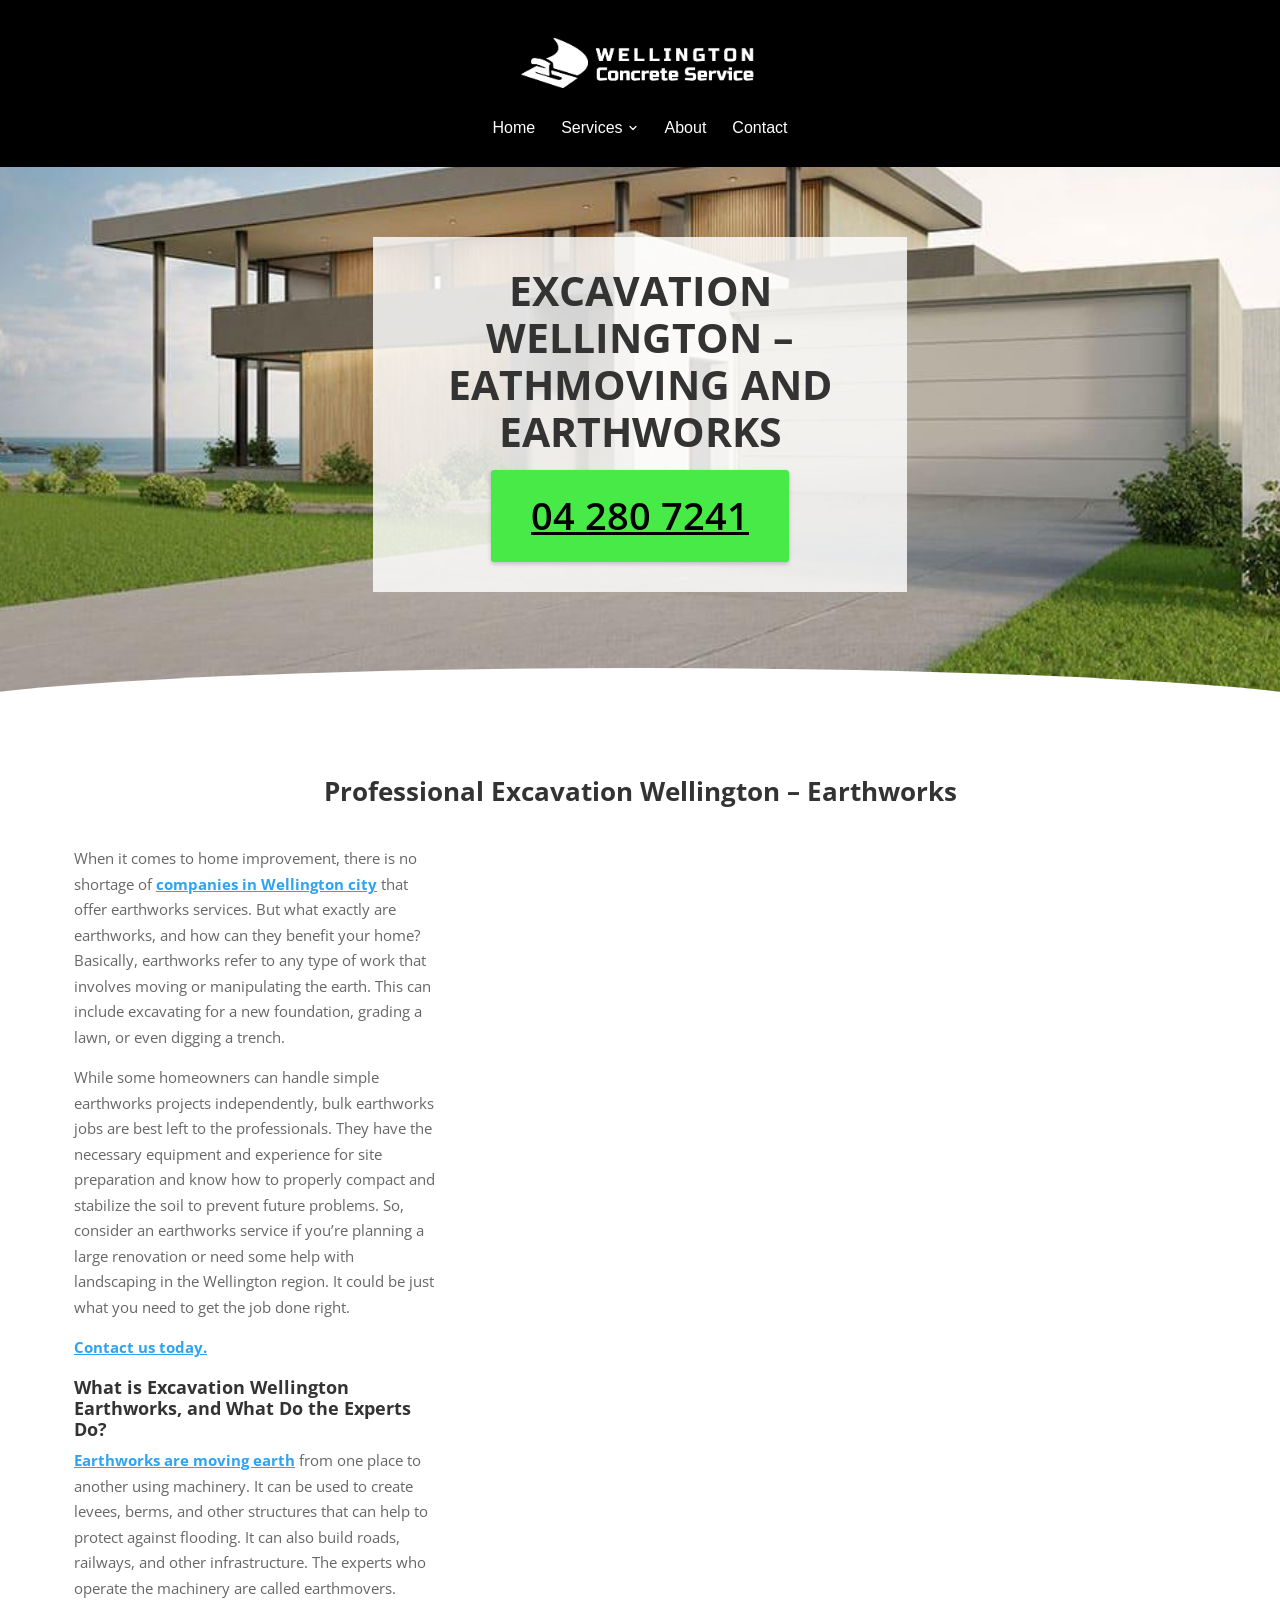
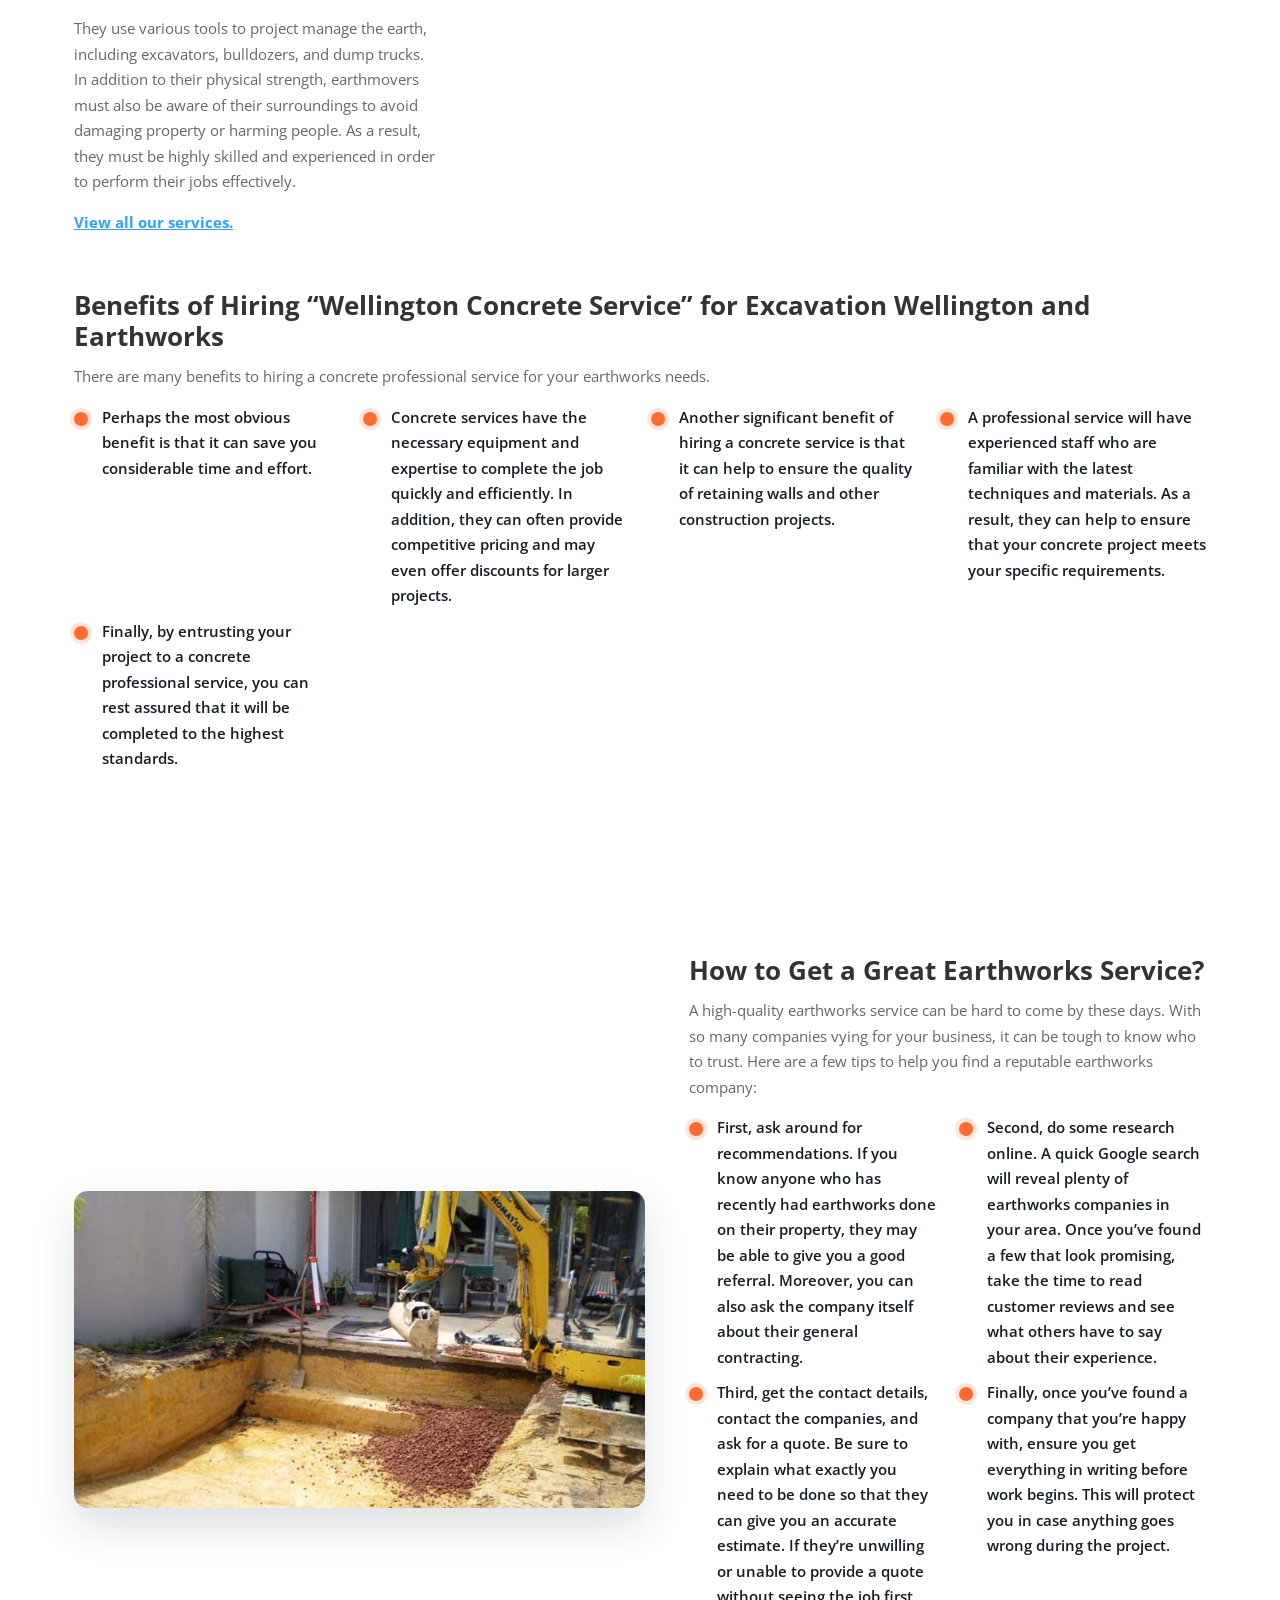
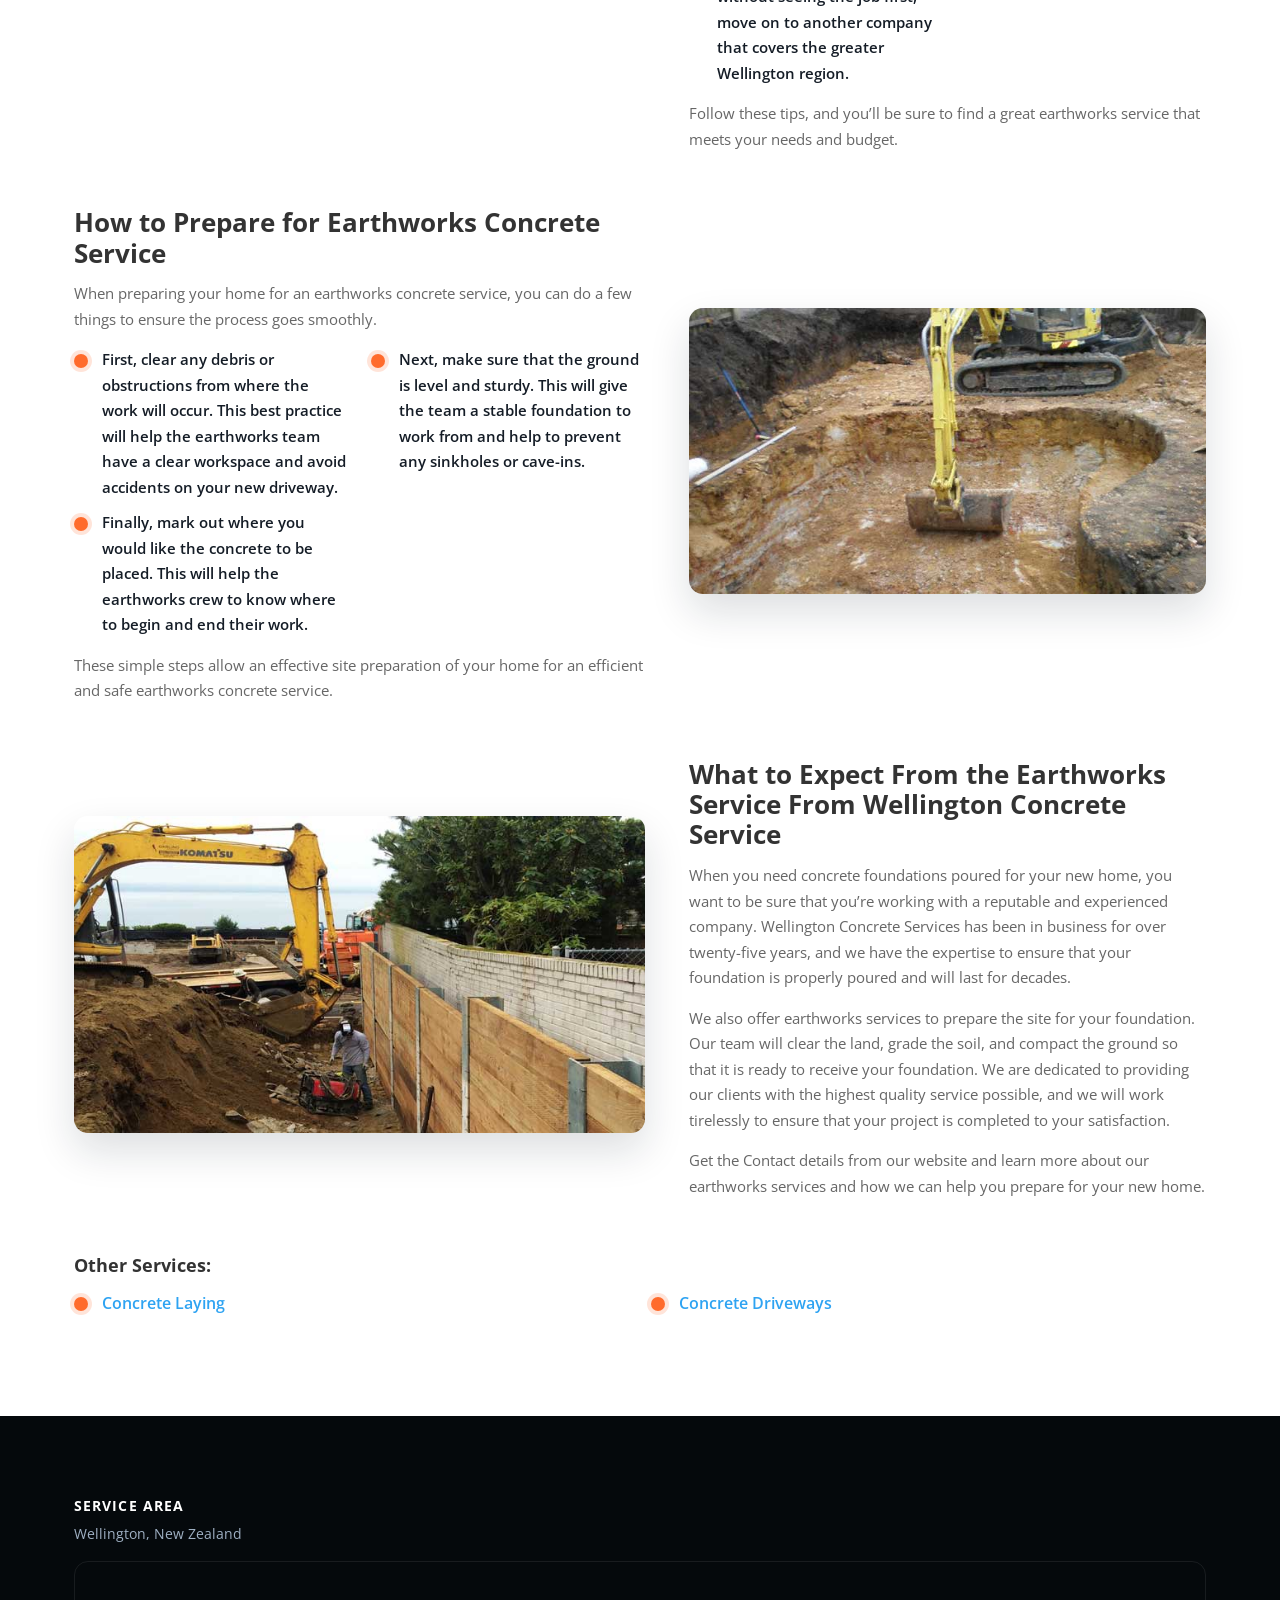
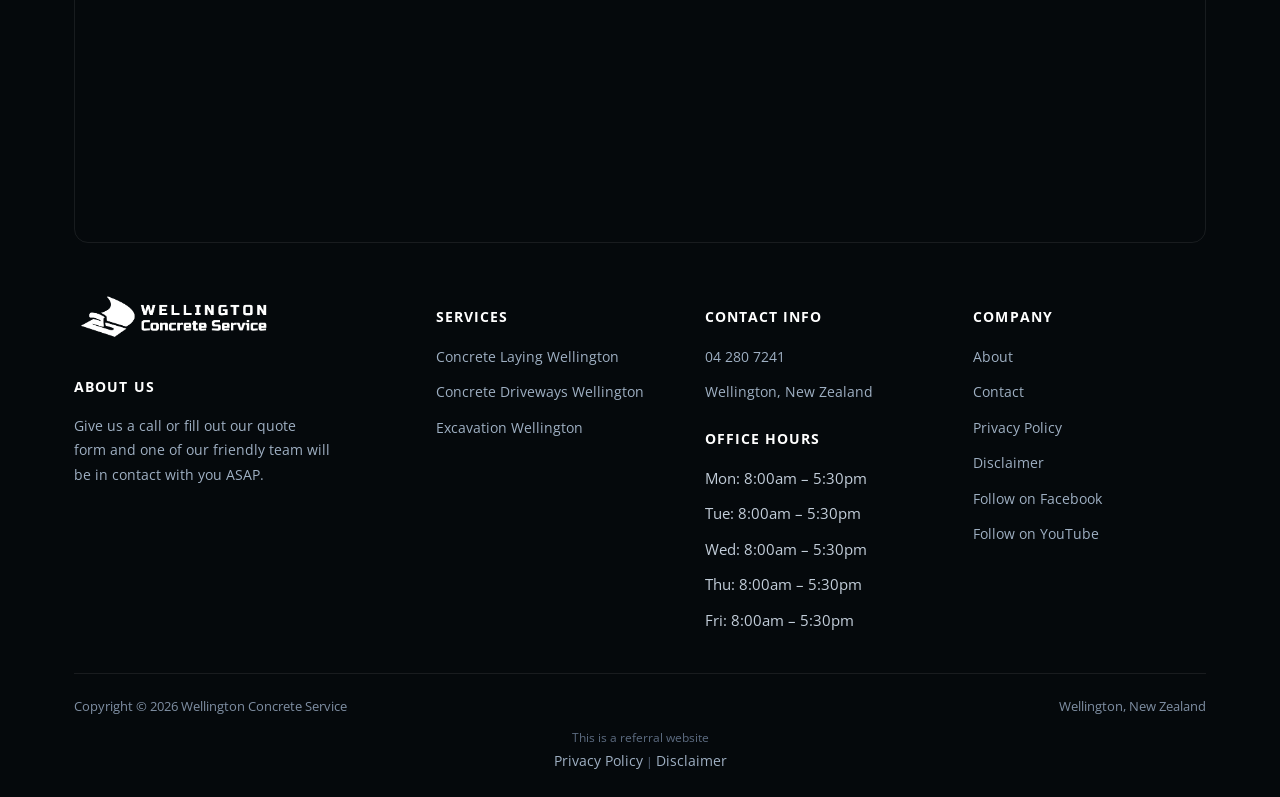
<file: excavation-wellington/index.html>
<!doctype html>
<html lang="en-NZ">
<head>
<!-- Google Tag Manager -->
<script>(function(w,d,s,l,i){w[l]=w[l]||[];w[l].push({'gtm.start':new Date().getTime(),event:'gtm.js'});var f=d.getElementsByTagName(s)[0],j=d.createElement(s),dl=l!='dataLayer'?'&l='+l:'';j.async=true;j.src='https://www.googletagmanager.com/gtm.js?id='+i+dl;f.parentNode.insertBefore(j,f);})(window,document,'script','dataLayer','GTM-KLBGTKH');</script>
<!-- End Google Tag Manager -->
<!-- Google tag (gtag.js) -->
<script async src="https://www.googletagmanager.com/gtag/js?id=G-EJHN5ELS9W"></script>
<script>
  window.dataLayer = window.dataLayer || [];
  function gtag(){dataLayer.push(arguments);}
  gtag('js', new Date());
  gtag('config', 'G-EJHN5ELS9W');
  gtag('config', 'AW-10951390908');
  gtag('config', 'G-G05PDTB1CN');
</script>
<meta charset="UTF-8">
<meta name="viewport" content="width=device-width, initial-scale=1.0">
<link rel="icon" href="/favicon-32.png" sizes="32x32" type="image/png">
<link rel="icon" href="/favicon-192.png" sizes="192x192" type="image/png">
<link rel="apple-touch-icon" href="/apple-touch-icon.png">
<title>Excavation Wellington - Earthworks and Earthmoving Wellington</title>
<meta name="description" content="Looking for Excavation Wellington? We are a team of professional concrete contractors for earthworks and earthmoving. Call us for Excavation">
<meta name="robots" content="index, follow, max-image-preview:large, max-snippet:-1, max-video-preview:-1">
<link rel="canonical" href="https://wellingtonconcreteservice.co.nz/excavation-wellington/">
<meta property="og:locale" content="en_US">
<meta property="og:type" content="article">
<meta property="og:title" content="Excavation Wellington - Earthworks and Earthmoving Wellington">
<meta property="og:description" content="Looking for Excavation Wellington? We are a team of professional concrete contractors for earthworks and earthmoving. Call us for Excavation">
<meta property="og:url" content="https://wellingtonconcreteservice.co.nz/excavation-wellington/">
<meta property="og:site_name" content="Wellington Concrete Service">
<meta property="og:image" content="https://wellingtonconcreteservice.co.nz/images/Wellington-Concrete-Services-driveways.png">
<meta property="og:image:width" content="600">
<meta property="og:image:height" content="600">
<meta property="og:image:type" content="image/png">
<meta name="twitter:card" content="summary_large_image">
<meta name="twitter:label1" content="Est. reading time">
<meta name="twitter:data1" content="5 minutes">
<script type="application/ld+json">{"@context": "https://schema.org", "@graph": [{"@type": "WebPage", "@id": "https://wellingtonconcreteservice.co.nz/excavation-wellington/", "url": "https://wellingtonconcreteservice.co.nz/excavation-wellington/", "name": "Excavation Wellington - Earthworks and Earthmoving Wellington", "isPartOf": {"@id": "https://wellingtonconcreteservice.co.nz/#website"}, "datePublished": "2022-09-04T18:54:24+00:00", "dateModified": "2024-04-11T21:09:33+00:00", "description": "Looking for Excavation Wellington? We are a team of professional concrete contractors for earthworks and earthmoving. Call us for Excavation", "breadcrumb": {"@id": "https://wellingtonconcreteservice.co.nz/excavation-wellington/#breadcrumb"}, "inLanguage": "en-US", "potentialAction": [{"@type": "ReadAction", "target": ["https://wellingtonconcreteservice.co.nz/excavation-wellington/"]}]}, {"@type": "BreadcrumbList", "@id": "https://wellingtonconcreteservice.co.nz/excavation-wellington/#breadcrumb", "itemListElement": [{"@type": "ListItem", "position": 1, "name": "Home", "item": "https://wellingtonconcreteservice.co.nz/"}, {"@type": "ListItem", "position": 2, "name": "Excavation Wellington"}]}, {"@type": "WebSite", "@id": "https://wellingtonconcreteservice.co.nz/#website", "url": "https://wellingtonconcreteservice.co.nz/", "name": "Wellington Concrete Service", "description": "We Service all Concrete projects in the Wellington Region", "publisher": {"@id": "https://wellingtonconcreteservice.co.nz/#organization"}, "alternateName": "Wellington Concrete Driveways", "inLanguage": "en-US"}, {"@type": "Organization", "@id": "https://wellingtonconcreteservice.co.nz/#organization", "name": "Wellington Concrete and Excavation Services", "alternateName": "Wellington Concrete Driveways & Excavation", "url": "https://wellingtonconcreteservice.co.nz/", "logo": {"@type": "ImageObject", "inLanguage": "en-US", "@id": "https://wellingtonconcreteservice.co.nz/#/schema/logo/image/", "url": "https://wellingtonconcreteservice.co.nz/images/Wellington-Concrete-Services-driveways.png", "contentUrl": "https://wellingtonconcreteservice.co.nz/images/Wellington-Concrete-Services-driveways.png", "width": 600, "height": 600, "caption": "Wellington Concrete and Excavation Services"}, "image": {"@id": "https://wellingtonconcreteservice.co.nz/#/schema/logo/image/"}}]}</script>
<script type="application/ld+json">{"@context": "https://schema.org", "@type": "LocalBusiness", "name": "Wellington Concrete Service", "image": "https://wellingtonconcreteservice.co.nz/images/logo-Wellington-Concrete-Long-1.png", "@id": "", "url": "https://wellingtonconcreteservice.co.nz/", "telephone": "04 280 7241", "address": {"@type": "PostalAddress", "streetAddress": "", "addressLocality": "Wellington", "postalCode": "", "addressCountry": "NZ"}, "openingHoursSpecification": {"@type": "OpeningHoursSpecification", "dayOfWeek": ["Monday", "Tuesday", "Wednesday", "Thursday", "Friday", "Saturday", "Sunday"], "opens": "00:00", "closes": "23:59"}, "sameAs": ["https://https//www.facebook.com/profile.php?id=100088883465472", "https://www.youtube.com/@wellingtonconcrete8237"]}</script>
<script type="application/ld+json">{"@context": "https://schema.org", "@type": "BreadcrumbList", "itemListElement": [{"@type": "ListItem", "position": 1, "name": "Home", "item": "https://wellingtonconcreteservice.co.nz/"}, {"@type": "ListItem", "position": 2, "name": "Excavation Wellington", "item": "https://wellingtonconcreteservice.co.nz/excavation-wellington/"}]}</script>
<script type="application/ld+json">{"@context": "https://schema.org", "@type": "Service", "serviceType": "Excavation Wellington", "name": "Excavation Wellington", "provider": {"@type": "LocalBusiness", "name": "Wellington Concrete Service", "telephone": "+6442807241"}, "areaServed": {"@type": "City", "name": "Wellington"}, "url": "https://wellingtonconcreteservice.co.nz/excavation-wellington/"}</script>
<link rel="preconnect" href="https://fonts.googleapis.com">
<link rel="preconnect" href="https://fonts.gstatic.com" crossorigin>
<link rel="preload" as="style" href="https://fonts.googleapis.com/css2?family=Open+Sans:wght@400;600;700;800&display=swap" onload="this.onload=null;this.rel='stylesheet'">
<noscript><link rel="stylesheet" href="https://fonts.googleapis.com/css2?family=Open+Sans:wght@400;600;700;800&display=swap"></noscript>
<link rel="stylesheet" href="/css/style.css">
<style id="mnfix">.mobile-menu.open{max-height:calc(100vh - 150px);max-height:calc(100dvh - 150px);overflow-y:auto;-webkit-overflow-scrolling:touch;overscroll-behavior:contain}.mobile-menu.msub-ready .mobile-submenu{display:none}.mobile-menu.msub-ready .mobile-submenu.open{display:flex}.mobile-menu a.msub-parent{display:flex;justify-content:space-between;align-items:center}.mobile-menu a.msub-parent::after{content:"";width:8px;height:8px;border-right:2px solid currentColor;border-bottom:2px solid currentColor;transform:rotate(45deg);margin-right:6px;transition:transform .2s}.mobile-menu a.msub-parent[aria-expanded=true]::after{transform:rotate(-135deg)}</style></head>
<body class="">
<noscript><iframe src="https://www.googletagmanager.com/ns.html?id=GTM-KLBGTKH" height="0" width="0" style="display:none;visibility:hidden"></iframe></noscript>
<header class="classic">
  <div class="c-head wrap">
    <a href="/" class="brand"><img src="/images/Wellington-Concrete-Long-White.png" alt="Wellington Concrete Service" width="639" height="175"></a>
    <nav class="links"><a href="/">Home</a><div class="nav-item"><a href="/services/">Services <svg viewBox="0 0 24 24" fill="none" stroke-width="2.4" stroke-linecap="round" stroke-linejoin="round"><path d="m6 9 6 6 6-6"/></svg></a><div class="nav-dropdown"><a href="/concrete-laying-wellington/">Concrete Laying Wellington</a><a href="/concrete-driveways-wellington/">Concrete Driveways Wellington</a><a href="/excavation-wellington/">Excavation Wellington</a></div></div><a href="/about/">About</a><a href="/contact/">Contact</a></nav>
    <button type="button" class="hamburger-btn" id="hamburgerBtn" aria-label="Open menu" aria-expanded="false"><svg viewBox="0 0 24 24" fill="none" stroke="#fff" stroke-width="2.4" stroke-linecap="round" stroke-linejoin="round"><path d="M4 7h16M4 12h16M4 17h16"/></svg></button>
  </div>
  <div class="mobile-menu" id="mobileMenu"><a href="/">Home</a><a href="/services/">Services</a><div class="mobile-submenu"><a href="/concrete-laying-wellington/">Concrete Laying Wellington</a><a href="/concrete-driveways-wellington/">Concrete Driveways Wellington</a><a href="/excavation-wellington/">Excavation Wellington</a></div><a href="/about/">About</a><a href="/contact/">Contact</a><a href="tel:042807241" class="mobile-menu-phone">Call 04 280 7241</a></div>
</header>
<main>
<section class="hero-c" id="top"><div class="hero-c-box"><div class="row"><div class="text"><h1>Excavation Wellington – Eathmoving and Earthworks</h1></div><p class="btn-wrap"><a class="btn btn-primary" href="tel:042807241">04 280 7241</a></p></div></div></section>
<section class=""><div class="wrap"><div class="row"><div class="text">

<h2>Professional Excavation Wellington – Earthworks</h2>

</div></div><div class="row cols cols-2 formrow"><div class="col"><div class="text"><p>When it comes to home improvement, there is no shortage of <a href="/">companies in Wellington city</a> that offer earthworks services. But what exactly are earthworks, and how can they benefit your home? Basically, earthworks refer to any type of work that involves moving or manipulating the earth. This can include excavating for a new foundation, grading a lawn, or even digging a trench.</p>
<p>While some homeowners can handle simple earthworks projects independently, bulk earthworks jobs are best left to the professionals. They have the necessary equipment and experience for site preparation and know how to properly compact and stabilize the soil to prevent future problems. So, consider an earthworks service if you’re planning a large renovation or need some help with landscaping in the Wellington region. It could be just what you need to get the job done right.</p>
<p><a href="/contact/">Contact us today.</a></p>
<h3>What is Excavation Wellington Earthworks, and What Do the Experts Do?</h3>
<p><a href="/about/">Earthworks are moving earth</a> from one place to another using machinery. It can be used to create levees, berms, and other structures that can help to protect against flooding. It can also build roads, railways, and other infrastructure. The experts who operate the machinery are called earthmovers.</p>
<p>They use various tools to project manage the earth, including excavators, bulldozers, and dump trucks. In addition to their physical strength, earthmovers must also be aware of their surroundings to avoid damaging property or harming people. As a result, they must be highly skilled and experienced in order to perform their jobs effectively.</p>
<p><a href="/services/">View all our services.</a></p></div></div><div class="col"><div class="form-card"><iframe src="https://api.leadconnectorhq.com/widget/form/jcKH9aE2i1mX6NmtpPeu" style="width:100%;height:100%;min-height:768px;border:none;border-radius:14px" id="inline-jcKH9aE2i1mX6NmtpPeu" data-layout="{'id':'INLINE'}" data-trigger-type="alwaysShow" data-trigger-value="" data-activation-type="alwaysActivated" data-activation-value="" data-deactivation-type="neverDeactivate" data-deactivation-value="" data-form-name="Wellington Concrete" data-height="768" data-layout-iframe-id="inline-jcKH9aE2i1mX6NmtpPeu" data-form-id="jcKH9aE2i1mX6NmtpPeu" data-cookie-consent="true" data-cookie-consent-provider="auto" title="Wellington Concrete"></iframe></div></div></div><div class="row"><div class="text"><h2>Benefits of Hiring “Wellington Concrete Service” for Excavation Wellington and Earthworks</h2>
<p>There are many benefits to hiring a concrete professional service for your earthworks needs.</p>
<ul>
<li>Perhaps the most obvious benefit is that it can save you considerable time and effort.</li>
<li>Concrete services have the necessary equipment and expertise to complete the job quickly and efficiently. In addition, they can often provide competitive pricing and may even offer discounts for larger projects.</li>
<li>Another significant benefit of hiring a concrete service is that it can help to ensure the quality of retaining walls and other construction projects.</li>
<li>A professional service will have experienced staff who are familiar with the latest techniques and materials. As a result, they can help to ensure that your concrete project meets your specific requirements.</li>
<li>Finally, by entrusting your project to a concrete professional service, you can rest assured that it will be completed to the highest standards.</li>
</ul></div></div></div></section>
<section class=""><div class="wrap"><div class="row cols cols-2"><div class="col"><div class="figure"><img src="/images/wellington-excavation-4.jpg" alt="wellington excavation shot - working in backyard nz " width="692" height="384" loading="lazy" decoding="async"></div></div><div class="col"><div class="text"><h2>How to Get a Great Earthworks Service?</h2>
<p>A high-quality earthworks service can be hard to come by these days. With so many companies vying for your business, it can be tough to know who to trust. Here are a few tips to help you find a reputable earthworks company:</p>
<ul>
<li>First, ask around for recommendations. If you know anyone who has recently had earthworks done on their property, they may be able to give you a good referral. Moreover, you can also ask the company itself about their general contracting.</li>
<li>Second, do some research online. A quick Google search will reveal plenty of earthworks companies in your area. Once you’ve found a few that look promising, take the time to read customer reviews and see what others have to say about their experience.</li>
<li>Third, get the contact details, contact the companies, and ask for a quote. Be sure to explain what exactly you need to be done so that they can give you an accurate estimate. If they’re unwilling or unable to provide a quote without seeing the job first, move on to another company that covers the greater Wellington region.</li>
<li>Finally, once you’ve found a company that you’re happy with, ensure you get everything in writing before work begins. This will protect you in case anything goes wrong during the project.</li>
</ul>
<p>Follow these tips, and you’ll be sure to find a great earthworks service that meets your needs and budget. </p></div></div></div><div class="row cols cols-2"><div class="col"><div class="text"><h2>How to Prepare for Earthworks Concrete Service</h2>
<p>When preparing your home for an earthworks concrete service, you can do a few things to ensure the process goes smoothly.</p>
<ul>
<li>First, clear any debris or obstructions from where the work will occur. This best practice will help the earthworks team have a clear workspace and avoid accidents on your new driveway.</li>
<li>Next, make sure that the ground is level and sturdy. This will give the team a stable foundation to work from and help to prevent any sinkholes or cave-ins.</li>
<li>Finally, mark out where you would like the concrete to be placed. This will help the earthworks crew to know where to begin and end their work.</li>
</ul>
<p>These simple steps allow an effective site preparation of your home for an efficient and safe earthworks concrete service.</p></div></div><div class="col"><div class="figure"><img src="/images/wellington-excavation-2.jpg" alt="digging out pool wellington excavation - great day for earthworks " width="692" height="384" loading="lazy" decoding="async"></div></div></div><div class="row cols cols-2"><div class="col"><div class="figure"><img src="/images/wellington-excavation-1.jpg" alt="wellington excavation with retaining block walls" width="692" height="384" loading="lazy" decoding="async"></div></div><div class="col"><div class="text"><h2>What to Expect From the Earthworks Service From Wellington Concrete Service</h2>
<p>When you need concrete foundations poured for your new home, you want to be sure that you’re working with a reputable and experienced company. Wellington Concrete Services has been in business for over twenty-five years, and we have the expertise to ensure that your foundation is properly poured and will last for decades.</p>
<p>We also offer earthworks services to prepare the site for your foundation.<br>Our team will clear the land, grade the soil, and compact the ground so that it is ready to receive your foundation. We are dedicated to providing our clients with the highest quality service possible, and we will work tirelessly to ensure that your project is completed to your satisfaction.</p>
<p>Get the Contact details from our website and learn more about our earthworks services and how we can help you prepare for your new home.</p></div></div></div><div class="row"><div class="text"><h3>Other Services:</h3>
<ul>
<li>
<h4><a href="/concrete-laying-wellington/">Concrete Laying</a></h4>
</li>
<li>
<h4><a href="/concrete-driveways-wellington/">Concrete Driveways</a></h4>
</li>
</ul></div></div></div></section>
</main>
<footer>
  <div class="wrap">
    <div class="footer-map-head"><h4>Service Area</h4><p>Wellington, New Zealand</p></div><div class="footer-map"><iframe src="https://www.google.com/maps/embed?pb=!1m14!1m8!1m3!1d191972.37245766423!2d174.7542577!3d-41.2529602!3m2!1i1024!2i768!4f13.1!3m3!1m2!1s0x4e806935e33e1915%3A0xc6a8ca1fbb99e48e!2sWellington%20Concrete%20Services!5e0!3m2!1sen!2snz!4v1679176928073!5m2!1sen!2snz" width="600" height="280" style="border:0" allowfullscreen loading="lazy" referrerpolicy="no-referrer-when-downgrade" title="Wellington Concrete Service service area map"></iframe></div>
    <div class="footer-grid "><div class="footer-brand"><a href="/" class="brand"><img src="/images/Wellington-Concrete-Long-White.png" alt="Wellington Concrete Service" width="639" height="175" loading="lazy"></a><h4>About us</h4><p>Give us a call or fill out our quote form and one of our friendly team will be in contact with you ASAP.</p></div><div><h4>Services</h4><ul><li><a href="/concrete-laying-wellington/">Concrete Laying Wellington</a></li><li><a href="/concrete-driveways-wellington/">Concrete Driveways Wellington</a></li><li><a href="/excavation-wellington/">Excavation Wellington</a></li></ul></div><div><h4>Contact Info</h4><ul><li><a href="tel:042807241">04 280 7241</a></li><li><a href="https://goo.gl/maps/ccjYuf8XM2dyxidF7" target="_blank" rel="noopener">Wellington, New Zealand</a></li></ul><h4 style="margin-top:22px;">Office Hours</h4><ul><li>Mon: 8:00am &ndash; 5:30pm</li><li>Tue: 8:00am &ndash; 5:30pm</li><li>Wed: 8:00am &ndash; 5:30pm</li><li>Thu: 8:00am &ndash; 5:30pm</li><li>Fri: 8:00am &ndash; 5:30pm</li></ul></div><div><h4>Company</h4><ul><li><a href="/about/">About</a></li><li><a href="/contact/">Contact</a></li><li><a href="/privacy-policy/">Privacy Policy</a></li><li><a href="/disclaimer/">Disclaimer</a></li><li><a href="https://www.facebook.com/profile.php?id=100088883465472" target="_blank" rel="noopener">Follow on Facebook</a></li><li><a href="https://www.youtube.com/@wellingtonconcrete8237" target="_blank" rel="noopener">Follow on YouTube</a></li></ul></div></div>
    <div class="footer-bottom"><span>Copyright &copy; 2026 Wellington Concrete Service</span><span>Wellington, New Zealand</span></div>
    <div class="footer-disclosure">This is a referral website<br><a href="/privacy-policy/">Privacy Policy</a> | <a href="/disclaimer/">Disclaimer</a></div>
  </div>
</footer>
<script>
(function(){var b=document.getElementById('hamburgerBtn'),m=document.getElementById('mobileMenu');if(!b||!m)return;b.addEventListener('click',function(){var o=m.classList.toggle('open');b.setAttribute('aria-expanded',o?'true':'false');});})();
</script>
<script src="https://link.msgsndr.com/js/form_embed.js" defer></script>
<script id="mnfixjs">(function(){var m=document.getElementById("mobileMenu");if(!m)return;m.querySelectorAll(".mobile-submenu").forEach(function(s){var p=s.previousElementSibling;if(!p||p.tagName!=="A")return;var a=document.createElement("a");a.href=p.getAttribute("href");a.textContent="All "+p.textContent.trim();s.insertBefore(a,s.firstChild);m.classList.add("msub-ready");p.classList.add("msub-parent");p.setAttribute("aria-expanded","false");p.addEventListener("click",function(e){e.preventDefault();var o=s.classList.toggle("open");p.setAttribute("aria-expanded",o?"true":"false")})});var b=document.getElementById("hamburgerBtn");document.addEventListener("pointerdown",function(e){if(!m.classList.contains("open")||m.contains(e.target)||(b&&b.contains(e.target)))return;m.classList.remove("open");if(b)b.setAttribute("aria-expanded","false")})})();</script></body>
</html>
</file>
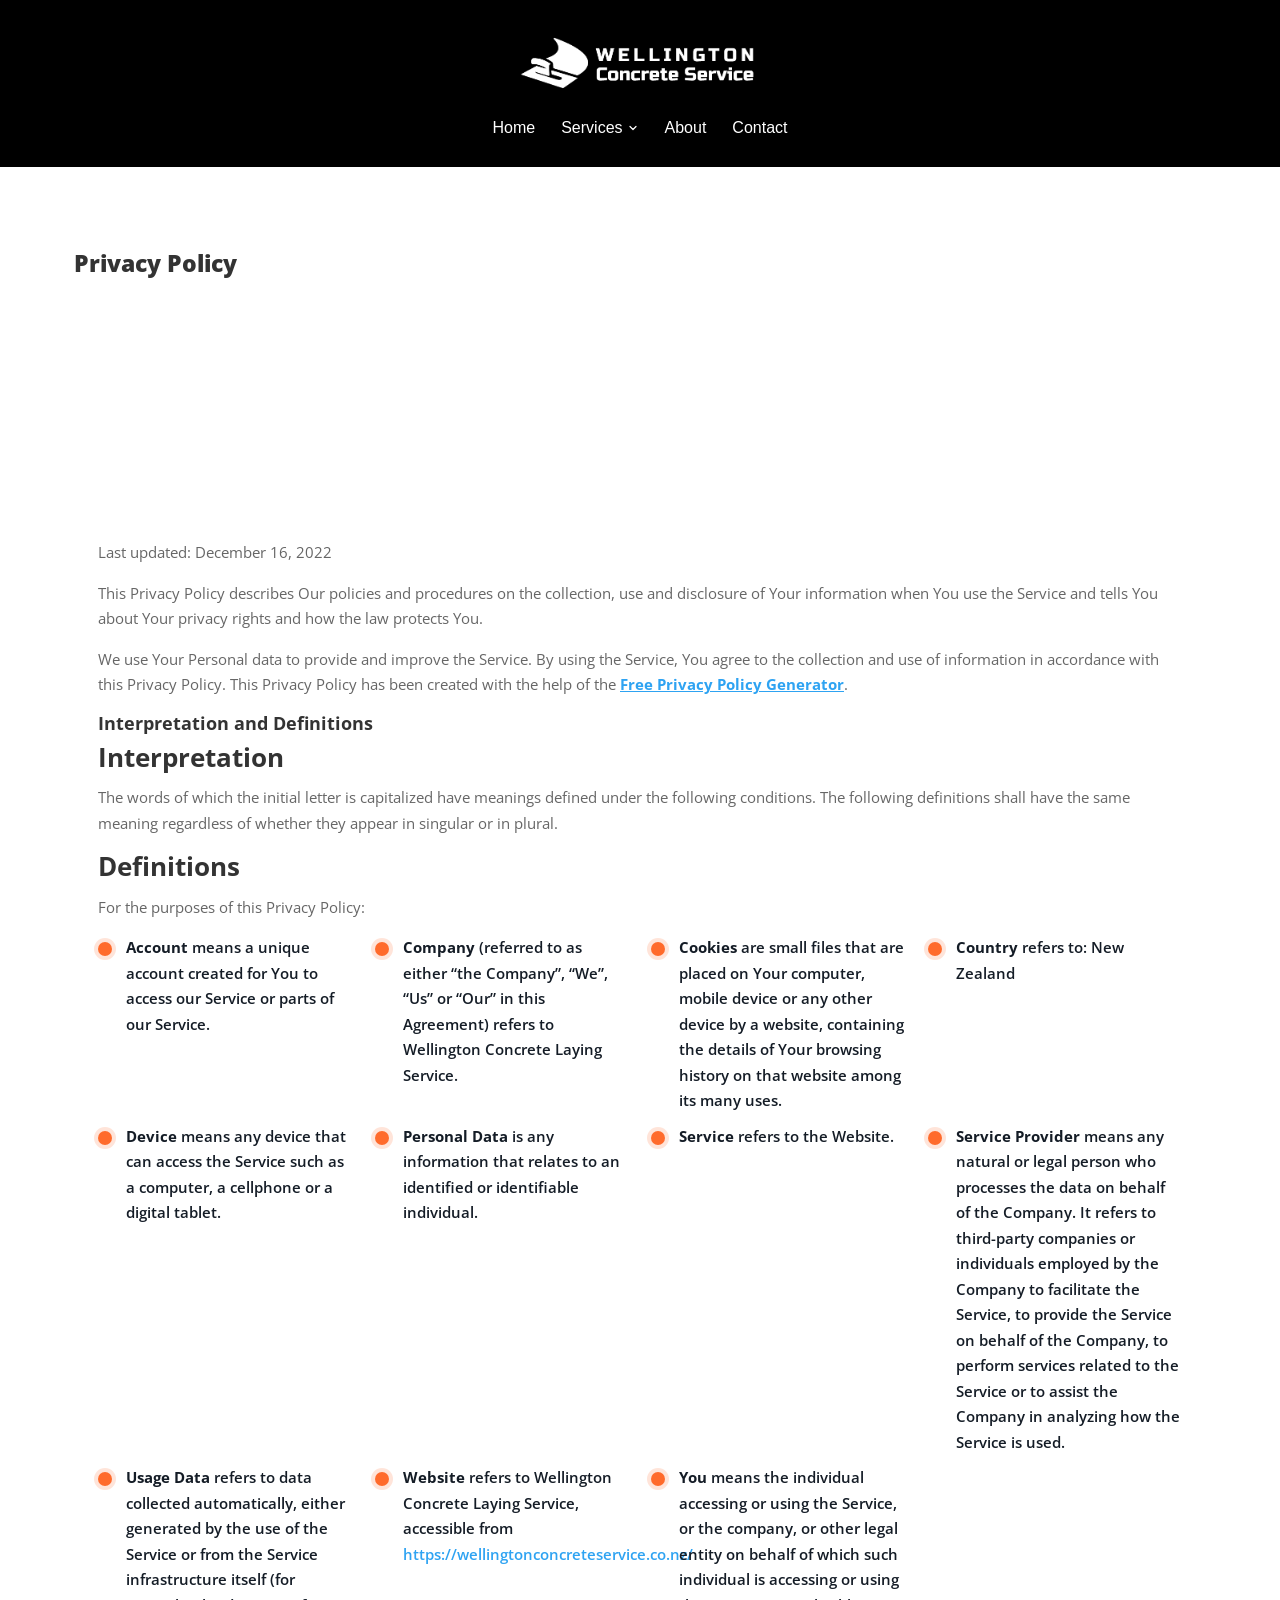
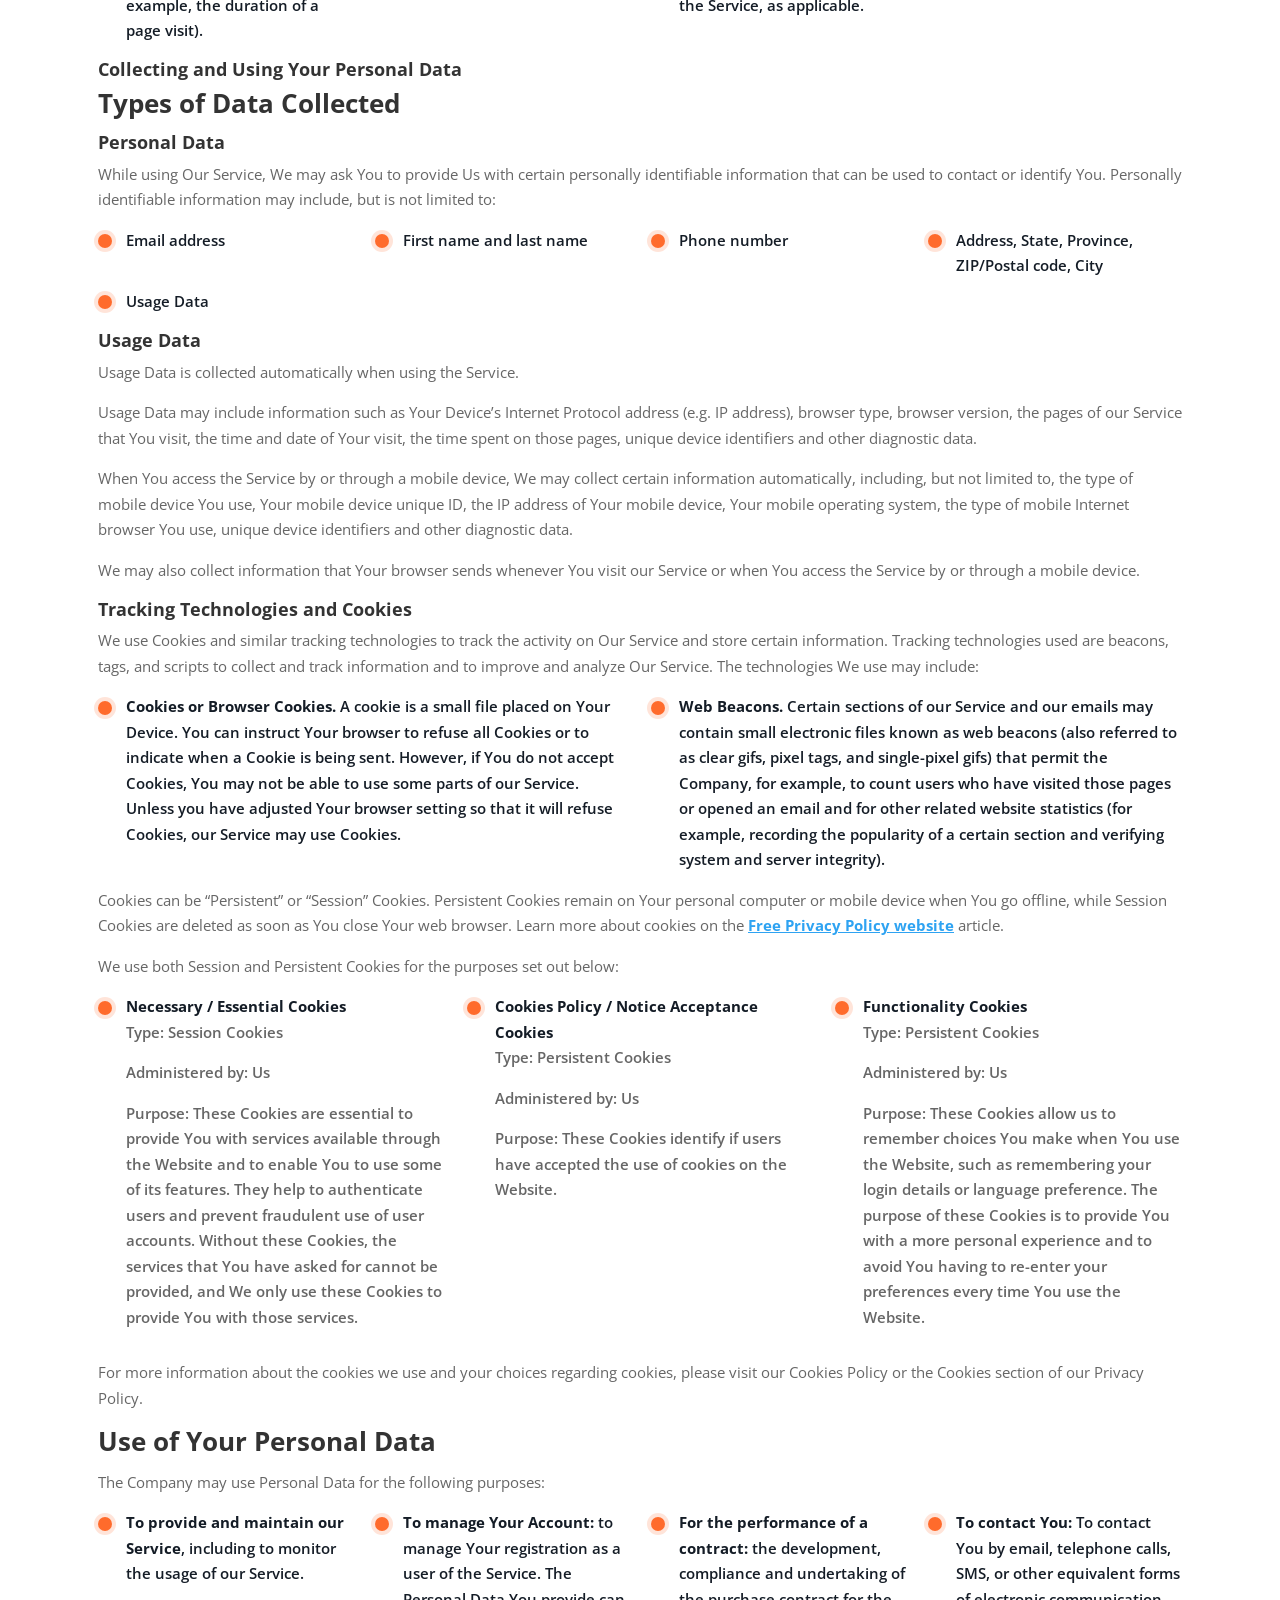
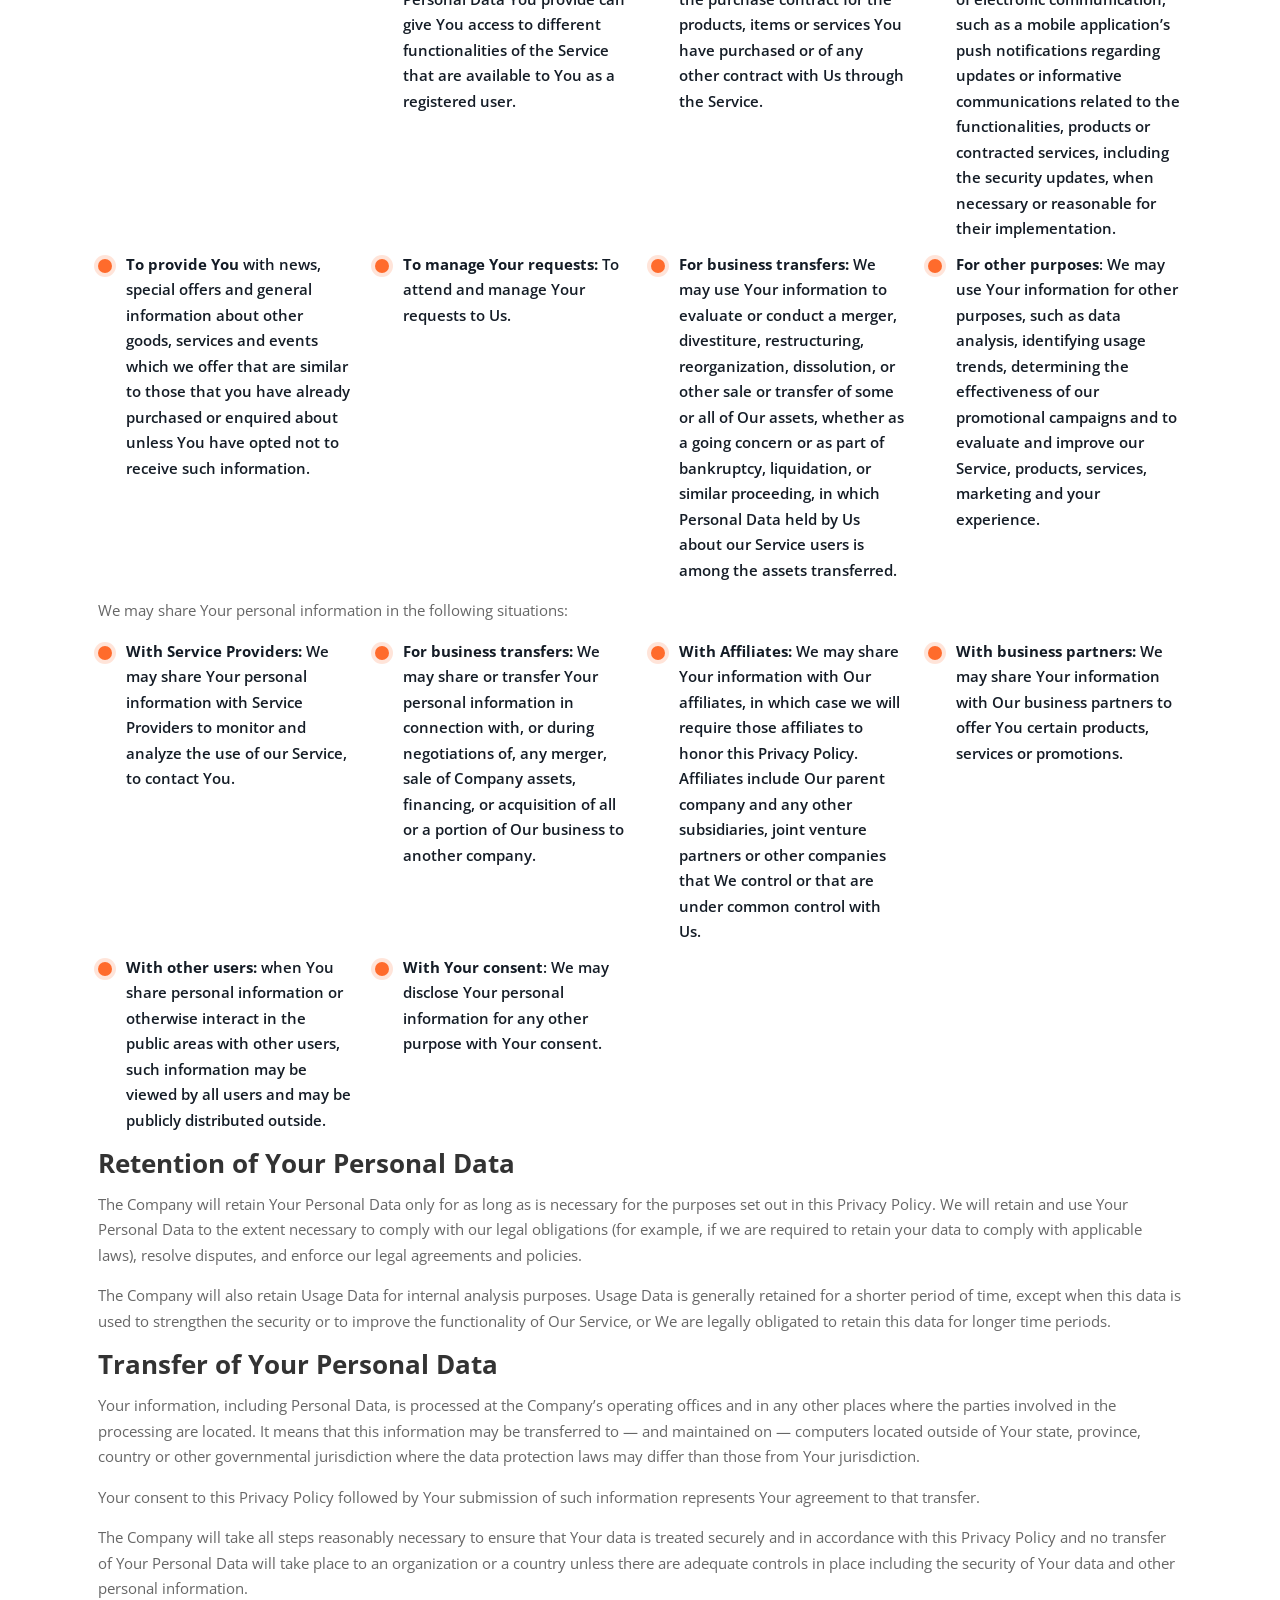
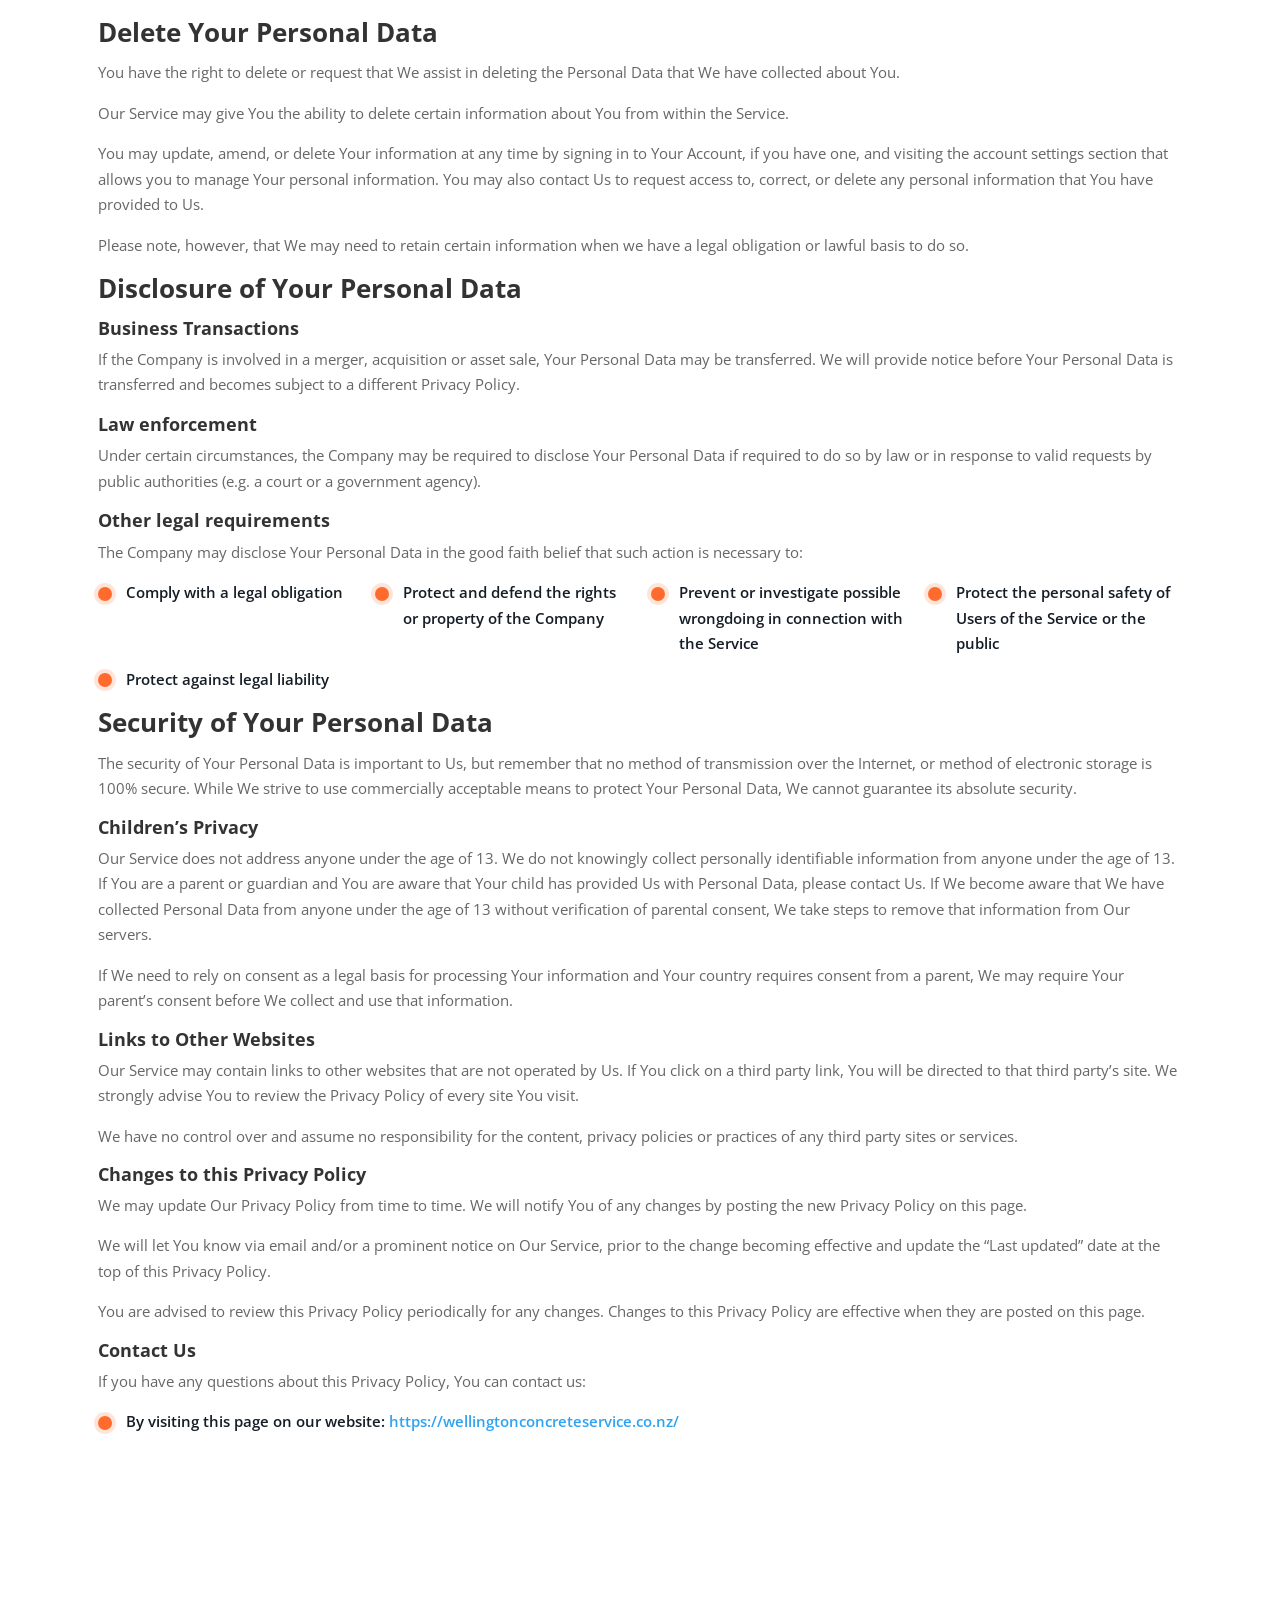
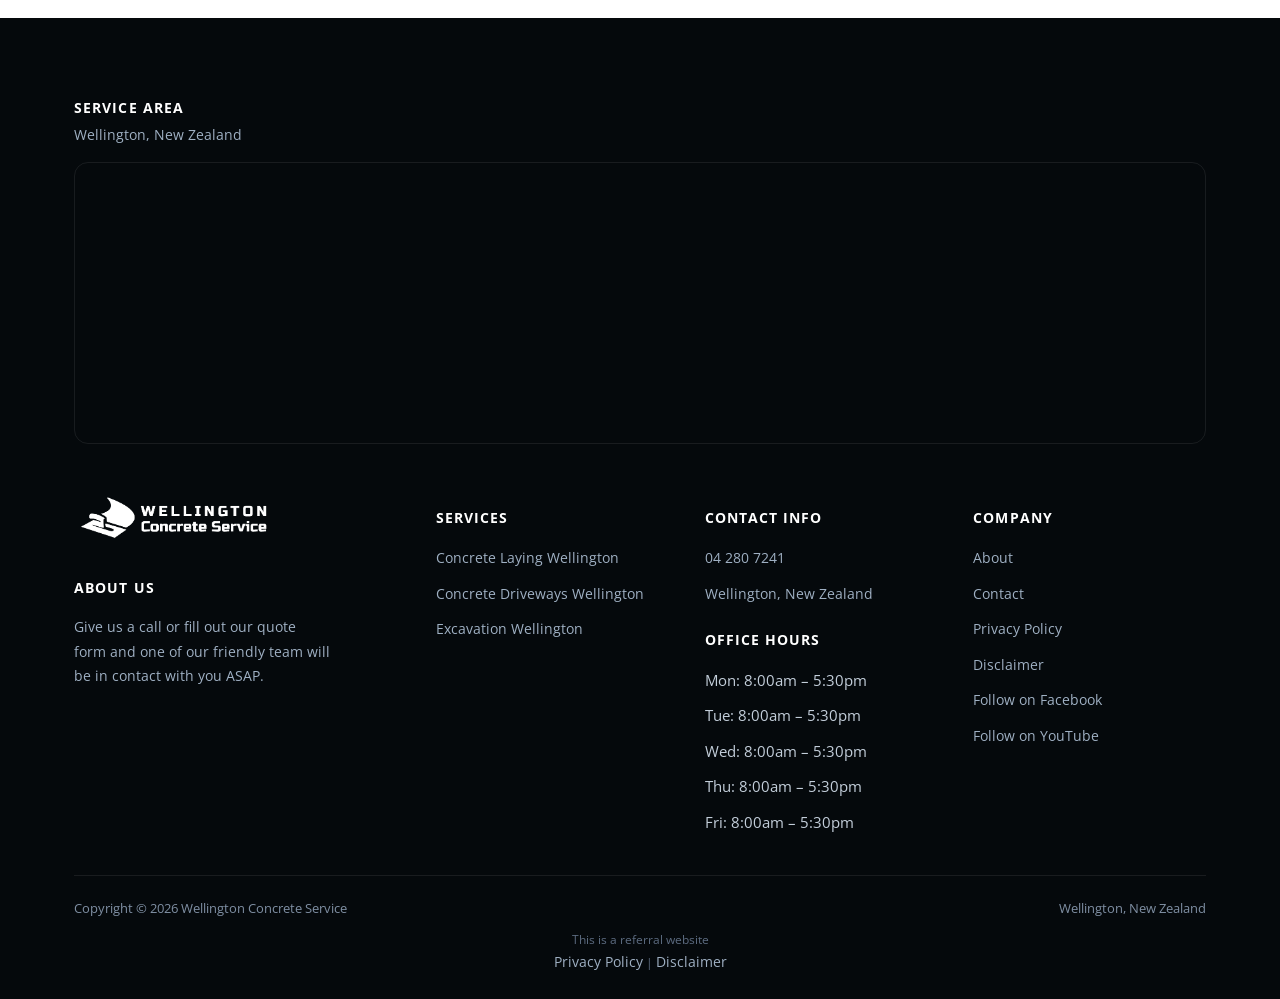
<file: privacy-policy/index.html>
<!doctype html>
<html lang="en-NZ">
<head>
<!-- Google Tag Manager -->
<script>(function(w,d,s,l,i){w[l]=w[l]||[];w[l].push({'gtm.start':new Date().getTime(),event:'gtm.js'});var f=d.getElementsByTagName(s)[0],j=d.createElement(s),dl=l!='dataLayer'?'&l='+l:'';j.async=true;j.src='https://www.googletagmanager.com/gtm.js?id='+i+dl;f.parentNode.insertBefore(j,f);})(window,document,'script','dataLayer','GTM-KLBGTKH');</script>
<!-- End Google Tag Manager -->
<!-- Google tag (gtag.js) -->
<script async src="https://www.googletagmanager.com/gtag/js?id=G-EJHN5ELS9W"></script>
<script>
  window.dataLayer = window.dataLayer || [];
  function gtag(){dataLayer.push(arguments);}
  gtag('js', new Date());
  gtag('config', 'G-EJHN5ELS9W');
  gtag('config', 'AW-10951390908');
  gtag('config', 'G-G05PDTB1CN');
</script>
<meta charset="UTF-8">
<meta name="viewport" content="width=device-width, initial-scale=1.0">
<link rel="icon" href="/favicon-32.png" sizes="32x32" type="image/png">
<link rel="icon" href="/favicon-192.png" sizes="192x192" type="image/png">
<link rel="apple-touch-icon" href="/apple-touch-icon.png">
<title>Privacy Policy - Wellington Concrete Service</title>
<meta name="robots" content="noindex, follow">
<link rel="canonical" href="https://wellingtonconcreteservice.co.nz/privacy-policy/">
<meta property="og:locale" content="en_US">
<meta property="og:type" content="article">
<meta property="og:title" content="Privacy Policy - Wellington Concrete Service">
<meta property="og:url" content="https://wellingtonconcreteservice.co.nz/privacy-policy/">
<meta property="og:site_name" content="Wellington Concrete Service">
<meta property="og:image" content="https://wellingtonconcreteservice.co.nz/images/Wellington-Concrete-Services-driveways.png">
<meta property="og:image:width" content="600">
<meta property="og:image:height" content="600">
<meta property="og:image:type" content="image/png">
<meta name="twitter:card" content="summary_large_image">
<script type="application/ld+json">{"@context": "https://schema.org", "@graph": [{"@type": "WebPage", "@id": "https://wellingtonconcreteservice.co.nz/privacy-policy/", "url": "https://wellingtonconcreteservice.co.nz/privacy-policy/", "name": "Privacy Policy - Wellington Concrete Service", "isPartOf": {"@id": "https://wellingtonconcreteservice.co.nz/#website"}, "datePublished": "2022-12-15T20:09:32+00:00", "dateModified": "2022-12-15T20:09:36+00:00", "breadcrumb": {"@id": "https://wellingtonconcreteservice.co.nz/privacy-policy/#breadcrumb"}, "inLanguage": "en-US", "potentialAction": [{"@type": "ReadAction", "target": ["https://wellingtonconcreteservice.co.nz/privacy-policy/"]}]}, {"@type": "BreadcrumbList", "@id": "https://wellingtonconcreteservice.co.nz/privacy-policy/#breadcrumb", "itemListElement": [{"@type": "ListItem", "position": 1, "name": "Home", "item": "https://wellingtonconcreteservice.co.nz/"}, {"@type": "ListItem", "position": 2, "name": "Privacy Policy"}]}, {"@type": "WebSite", "@id": "https://wellingtonconcreteservice.co.nz/#website", "url": "https://wellingtonconcreteservice.co.nz/", "name": "Wellington Concrete Service", "description": "We Service all Concrete projects in the Wellington Region", "publisher": {"@id": "https://wellingtonconcreteservice.co.nz/#organization"}, "alternateName": "Wellington Concrete Driveways", "inLanguage": "en-US"}, {"@type": "Organization", "@id": "https://wellingtonconcreteservice.co.nz/#organization", "name": "Wellington Concrete and Excavation Services", "alternateName": "Wellington Concrete Driveways & Excavation", "url": "https://wellingtonconcreteservice.co.nz/", "logo": {"@type": "ImageObject", "inLanguage": "en-US", "@id": "https://wellingtonconcreteservice.co.nz/#/schema/logo/image/", "url": "https://wellingtonconcreteservice.co.nz/images/Wellington-Concrete-Services-driveways.png", "contentUrl": "https://wellingtonconcreteservice.co.nz/images/Wellington-Concrete-Services-driveways.png", "width": 600, "height": 600, "caption": "Wellington Concrete and Excavation Services"}, "image": {"@id": "https://wellingtonconcreteservice.co.nz/#/schema/logo/image/"}}]}</script>
<script type="application/ld+json">{"@context": "https://schema.org", "@type": "LocalBusiness", "name": "Wellington Concrete Service", "image": "https://wellingtonconcreteservice.co.nz/images/logo-Wellington-Concrete-Long-1.png", "@id": "", "url": "https://wellingtonconcreteservice.co.nz/", "telephone": "04 280 7241", "address": {"@type": "PostalAddress", "streetAddress": "", "addressLocality": "Wellington", "postalCode": "", "addressCountry": "NZ"}, "openingHoursSpecification": {"@type": "OpeningHoursSpecification", "dayOfWeek": ["Monday", "Tuesday", "Wednesday", "Thursday", "Friday", "Saturday", "Sunday"], "opens": "00:00", "closes": "23:59"}, "sameAs": ["https://https//www.facebook.com/profile.php?id=100088883465472", "https://www.youtube.com/@wellingtonconcrete8237"]}</script>
<script type="application/ld+json">{"@context": "https://schema.org", "@type": "BreadcrumbList", "itemListElement": [{"@type": "ListItem", "position": 1, "name": "Home", "item": "https://wellingtonconcreteservice.co.nz/"}, {"@type": "ListItem", "position": 2, "name": "Privacy Policy", "item": "https://wellingtonconcreteservice.co.nz/privacy-policy/"}]}</script>
<link rel="preconnect" href="https://fonts.googleapis.com">
<link rel="preconnect" href="https://fonts.gstatic.com" crossorigin>
<link rel="preload" as="style" href="https://fonts.googleapis.com/css2?family=Open+Sans:wght@400;600;700;800&display=swap" onload="this.onload=null;this.rel='stylesheet'">
<noscript><link rel="stylesheet" href="https://fonts.googleapis.com/css2?family=Open+Sans:wght@400;600;700;800&display=swap"></noscript>
<link rel="stylesheet" href="/css/style.css">
<style id="mnfix">.mobile-menu.open{max-height:calc(100vh - 150px);max-height:calc(100dvh - 150px);overflow-y:auto;-webkit-overflow-scrolling:touch;overscroll-behavior:contain}.mobile-menu.msub-ready .mobile-submenu{display:none}.mobile-menu.msub-ready .mobile-submenu.open{display:flex}.mobile-menu a.msub-parent{display:flex;justify-content:space-between;align-items:center}.mobile-menu a.msub-parent::after{content:"";width:8px;height:8px;border-right:2px solid currentColor;border-bottom:2px solid currentColor;transform:rotate(45deg);margin-right:6px;transition:transform .2s}.mobile-menu a.msub-parent[aria-expanded=true]::after{transform:rotate(-135deg)}</style></head>
<body class="">
<noscript><iframe src="https://www.googletagmanager.com/ns.html?id=GTM-KLBGTKH" height="0" width="0" style="display:none;visibility:hidden"></iframe></noscript>
<header class="classic">
  <div class="c-head wrap">
    <a href="/" class="brand"><img src="/images/Wellington-Concrete-Long-White.png" alt="Wellington Concrete Service" width="639" height="175"></a>
    <nav class="links"><a href="/">Home</a><div class="nav-item"><a href="/services/">Services <svg viewBox="0 0 24 24" fill="none" stroke-width="2.4" stroke-linecap="round" stroke-linejoin="round"><path d="m6 9 6 6 6-6"/></svg></a><div class="nav-dropdown"><a href="/concrete-laying-wellington/">Concrete Laying Wellington</a><a href="/concrete-driveways-wellington/">Concrete Driveways Wellington</a><a href="/excavation-wellington/">Excavation Wellington</a></div></div><a href="/about/">About</a><a href="/contact/">Contact</a></nav>
    <button type="button" class="hamburger-btn" id="hamburgerBtn" aria-label="Open menu" aria-expanded="false"><svg viewBox="0 0 24 24" fill="none" stroke="#fff" stroke-width="2.4" stroke-linecap="round" stroke-linejoin="round"><path d="M4 7h16M4 12h16M4 17h16"/></svg></button>
  </div>
  <div class="mobile-menu" id="mobileMenu"><a href="/">Home</a><a href="/services/">Services</a><div class="mobile-submenu"><a href="/concrete-laying-wellington/">Concrete Laying Wellington</a><a href="/concrete-driveways-wellington/">Concrete Driveways Wellington</a><a href="/excavation-wellington/">Excavation Wellington</a></div><a href="/about/">About</a><a href="/contact/">Contact</a><a href="tel:042807241" class="mobile-menu-phone">Call 04 280 7241</a></div>
</header>
<main><section class="page-hero"><div class="wrap"><h1>Privacy Policy</h1></div></section><section class="legal-sec"><div class="wrap legal-text"><section class=""><div class="wrap"><div class="row"><div class="text">
<p>Last updated: December 16, 2022</p>
<p>This Privacy Policy describes Our policies and procedures on the collection, use and disclosure of Your information when You use the Service and tells You about Your privacy rights and how the law protects You.</p>
<p>We use Your Personal data to provide and improve the Service. By using the Service, You agree to the collection and use of information in accordance with this Privacy Policy. This Privacy Policy has been created with the help of the <a href="https://www.freeprivacypolicy.com/free-privacy-policy-generator/" target="_blank" rel="noopener">Free Privacy Policy Generator</a>.</p>
<h1>Interpretation and Definitions</h1>
<h2>Interpretation</h2>
<p>The words of which the initial letter is capitalized have meanings defined under the following conditions. The following definitions shall have the same meaning regardless of whether they appear in singular or in plural.</p>
<h2>Definitions</h2>
<p>For the purposes of this Privacy Policy:</p>
<ul>
<li><strong>Account</strong> means a unique account created for You to access our Service or parts of our Service.</li>
<li><strong>Company</strong> (referred to as either “the Company”, “We”, “Us” or “Our” in this Agreement) refers to Wellington Concrete Laying Service.</li>
<li><strong>Cookies</strong> are small files that are placed on Your computer, mobile device or any other device by a website, containing the details of Your browsing history on that website among its many uses.</li>
<li><strong>Country</strong> refers to: New Zealand</li>
<li><strong>Device</strong> means any device that can access the Service such as a computer, a cellphone or a digital tablet.</li>
<li><strong>Personal Data</strong> is any information that relates to an identified or identifiable individual.</li>
<li><strong>Service</strong> refers to the Website.</li>
<li><strong>Service Provider</strong> means any natural or legal person who processes the data on behalf of the Company. It refers to third-party companies or individuals employed by the Company to facilitate the Service, to provide the Service on behalf of the Company, to perform services related to the Service or to assist the Company in analyzing how the Service is used.</li>
<li><strong>Usage Data</strong> refers to data collected automatically, either generated by the use of the Service or from the Service infrastructure itself (for example, the duration of a page visit).</li>
<li><strong>Website</strong> refers to Wellington Concrete Laying Service, accessible from <a href="/">https://wellingtonconcreteservice.co.nz/</a></li>
<li><strong>You</strong> means the individual accessing or using the Service, or the company, or other legal entity on behalf of which such individual is accessing or using the Service, as applicable.</li>
</ul>
<h1>Collecting and Using Your Personal Data</h1>
<h2>Types of Data Collected</h2>
<h3>Personal Data</h3>
<p>While using Our Service, We may ask You to provide Us with certain personally identifiable information that can be used to contact or identify You. Personally identifiable information may include, but is not limited to:</p>
<ul>
<li>Email address</li>
<li>First name and last name</li>
<li>Phone number</li>
<li>Address, State, Province, ZIP/Postal code, City</li>
<li>Usage Data</li>
</ul>
<h3>Usage Data</h3>
<p>Usage Data is collected automatically when using the Service.</p>
<p>Usage Data may include information such as Your Device’s Internet Protocol address (e.g. IP address), browser type, browser version, the pages of our Service that You visit, the time and date of Your visit, the time spent on those pages, unique device identifiers and other diagnostic data.</p>
<p>When You access the Service by or through a mobile device, We may collect certain information automatically, including, but not limited to, the type of mobile device You use, Your mobile device unique ID, the IP address of Your mobile device, Your mobile operating system, the type of mobile Internet browser You use, unique device identifiers and other diagnostic data.</p>
<p>We may also collect information that Your browser sends whenever You visit our Service or when You access the Service by or through a mobile device.</p>
<h3>Tracking Technologies and Cookies</h3>
<p>We use Cookies and similar tracking technologies to track the activity on Our Service and store certain information. Tracking technologies used are beacons, tags, and scripts to collect and track information and to improve and analyze Our Service. The technologies We use may include:</p>
<ul>
<li><strong>Cookies or Browser Cookies.</strong> A cookie is a small file placed on Your Device. You can instruct Your browser to refuse all Cookies or to indicate when a Cookie is being sent. However, if You do not accept Cookies, You may not be able to use some parts of our Service. Unless you have adjusted Your browser setting so that it will refuse Cookies, our Service may use Cookies.</li>
<li><strong>Web Beacons.</strong> Certain sections of our Service and our emails may contain small electronic files known as web beacons (also referred to as clear gifs, pixel tags, and single-pixel gifs) that permit the Company, for example, to count users who have visited those pages or opened an email and for other related website statistics (for example, recording the popularity of a certain section and verifying system and server integrity).</li>
</ul>
<p>Cookies can be “Persistent” or “Session” Cookies. Persistent Cookies remain on Your personal computer or mobile device when You go offline, while Session Cookies are deleted as soon as You close Your web browser. Learn more about cookies on the <a href="https://www.freeprivacypolicy.com/blog/sample-privacy-policy-template/#Use_Of_Cookies_And_Tracking" target="_blank" rel="noopener">Free Privacy Policy website</a> article.</p>
<p>We use both Session and Persistent Cookies for the purposes set out below:</p>
<ul>
<li><strong>Necessary / Essential Cookies</strong>
<p>Type: Session Cookies</p>
<p>Administered by: Us</p>
<p>Purpose: These Cookies are essential to provide You with services available through the Website and to enable You to use some of its features. They help to authenticate users and prevent fraudulent use of user accounts. Without these Cookies, the services that You have asked for cannot be provided, and We only use these Cookies to provide You with those services.</p>
</li>
<li><strong>Cookies Policy / Notice Acceptance Cookies</strong>
<p>Type: Persistent Cookies</p>
<p>Administered by: Us</p>
<p>Purpose: These Cookies identify if users have accepted the use of cookies on the Website.</p>
</li>
<li><strong>Functionality Cookies</strong>
<p>Type: Persistent Cookies</p>
<p>Administered by: Us</p>
<p>Purpose: These Cookies allow us to remember choices You make when You use the Website, such as remembering your login details or language preference. The purpose of these Cookies is to provide You with a more personal experience and to avoid You having to re-enter your preferences every time You use the Website.</p>
</li>
</ul>
<p>For more information about the cookies we use and your choices regarding cookies, please visit our Cookies Policy or the Cookies section of our Privacy Policy.</p>
<h2>Use of Your Personal Data</h2>
<p>The Company may use Personal Data for the following purposes:</p>
<ul>
<li><strong>To provide and maintain our Service</strong>, including to monitor the usage of our Service.</li>
<li><strong>To manage Your Account:</strong> to manage Your registration as a user of the Service. The Personal Data You provide can give You access to different functionalities of the Service that are available to You as a registered user.</li>
<li><strong>For the performance of a contract:</strong> the development, compliance and undertaking of the purchase contract for the products, items or services You have purchased or of any other contract with Us through the Service.</li>
<li><strong>To contact You:</strong> To contact You by email, telephone calls, SMS, or other equivalent forms of electronic communication, such as a mobile application’s push notifications regarding updates or informative communications related to the functionalities, products or contracted services, including the security updates, when necessary or reasonable for their implementation.</li>
<li><strong>To provide You</strong> with news, special offers and general information about other goods, services and events which we offer that are similar to those that you have already purchased or enquired about unless You have opted not to receive such information.</li>
<li><strong>To manage Your requests:</strong> To attend and manage Your requests to Us.</li>
<li><strong>For business transfers:</strong> We may use Your information to evaluate or conduct a merger, divestiture, restructuring, reorganization, dissolution, or other sale or transfer of some or all of Our assets, whether as a going concern or as part of bankruptcy, liquidation, or similar proceeding, in which Personal Data held by Us about our Service users is among the assets transferred.</li>
<li><strong>For other purposes</strong>: We may use Your information for other purposes, such as data analysis, identifying usage trends, determining the effectiveness of our promotional campaigns and to evaluate and improve our Service, products, services, marketing and your experience.</li>
</ul>
<p>We may share Your personal information in the following situations:</p>
<ul>
<li><strong>With Service Providers:</strong> We may share Your personal information with Service Providers to monitor and analyze the use of our Service, to contact You.</li>
<li><strong>For business transfers:</strong> We may share or transfer Your personal information in connection with, or during negotiations of, any merger, sale of Company assets, financing, or acquisition of all or a portion of Our business to another company.</li>
<li><strong>With Affiliates:</strong> We may share Your information with Our affiliates, in which case we will require those affiliates to honor this Privacy Policy. Affiliates include Our parent company and any other subsidiaries, joint venture partners or other companies that We control or that are under common control with Us.</li>
<li><strong>With business partners:</strong> We may share Your information with Our business partners to offer You certain products, services or promotions.</li>
<li><strong>With other users:</strong> when You share personal information or otherwise interact in the public areas with other users, such information may be viewed by all users and may be publicly distributed outside.</li>
<li><strong>With Your consent</strong>: We may disclose Your personal information for any other purpose with Your consent.</li>
</ul>
<h2>Retention of Your Personal Data</h2>
<p>The Company will retain Your Personal Data only for as long as is necessary for the purposes set out in this Privacy Policy. We will retain and use Your Personal Data to the extent necessary to comply with our legal obligations (for example, if we are required to retain your data to comply with applicable laws), resolve disputes, and enforce our legal agreements and policies.</p>
<p>The Company will also retain Usage Data for internal analysis purposes. Usage Data is generally retained for a shorter period of time, except when this data is used to strengthen the security or to improve the functionality of Our Service, or We are legally obligated to retain this data for longer time periods.</p>
<h2>Transfer of Your Personal Data</h2>
<p>Your information, including Personal Data, is processed at the Company’s operating offices and in any other places where the parties involved in the processing are located. It means that this information may be transferred to — and maintained on — computers located outside of Your state, province, country or other governmental jurisdiction where the data protection laws may differ than those from Your jurisdiction.</p>
<p>Your consent to this Privacy Policy followed by Your submission of such information represents Your agreement to that transfer.</p>
<p>The Company will take all steps reasonably necessary to ensure that Your data is treated securely and in accordance with this Privacy Policy and no transfer of Your Personal Data will take place to an organization or a country unless there are adequate controls in place including the security of Your data and other personal information.</p>
<h2>Delete Your Personal Data</h2>
<p>You have the right to delete or request that We assist in deleting the Personal Data that We have collected about You.</p>
<p>Our Service may give You the ability to delete certain information about You from within the Service.</p>
<p>You may update, amend, or delete Your information at any time by signing in to Your Account, if you have one, and visiting the account settings section that allows you to manage Your personal information. You may also contact Us to request access to, correct, or delete any personal information that You have provided to Us.</p>
<p>Please note, however, that We may need to retain certain information when we have a legal obligation or lawful basis to do so.</p>
<h2>Disclosure of Your Personal Data</h2>
<h3>Business Transactions</h3>
<p>If the Company is involved in a merger, acquisition or asset sale, Your Personal Data may be transferred. We will provide notice before Your Personal Data is transferred and becomes subject to a different Privacy Policy.</p>
<h3>Law enforcement</h3>
<p>Under certain circumstances, the Company may be required to disclose Your Personal Data if required to do so by law or in response to valid requests by public authorities (e.g. a court or a government agency).</p>
<h3>Other legal requirements</h3>
<p>The Company may disclose Your Personal Data in the good faith belief that such action is necessary to:</p>
<ul>
<li>Comply with a legal obligation</li>
<li>Protect and defend the rights or property of the Company</li>
<li>Prevent or investigate possible wrongdoing in connection with the Service</li>
<li>Protect the personal safety of Users of the Service or the public</li>
<li>Protect against legal liability</li>
</ul>
<h2>Security of Your Personal Data</h2>
<p>The security of Your Personal Data is important to Us, but remember that no method of transmission over the Internet, or method of electronic storage is 100% secure. While We strive to use commercially acceptable means to protect Your Personal Data, We cannot guarantee its absolute security.</p>
<h1>Children’s Privacy</h1>
<p>Our Service does not address anyone under the age of 13. We do not knowingly collect personally identifiable information from anyone under the age of 13. If You are a parent or guardian and You are aware that Your child has provided Us with Personal Data, please contact Us. If We become aware that We have collected Personal Data from anyone under the age of 13 without verification of parental consent, We take steps to remove that information from Our servers.</p>
<p>If We need to rely on consent as a legal basis for processing Your information and Your country requires consent from a parent, We may require Your parent’s consent before We collect and use that information.</p>
<h1>Links to Other Websites</h1>
<p>Our Service may contain links to other websites that are not operated by Us. If You click on a third party link, You will be directed to that third party’s site. We strongly advise You to review the Privacy Policy of every site You visit.</p>
<p>We have no control over and assume no responsibility for the content, privacy policies or practices of any third party sites or services.</p>
<h1>Changes to this Privacy Policy</h1>
<p>We may update Our Privacy Policy from time to time. We will notify You of any changes by posting the new Privacy Policy on this page.</p>
<p>We will let You know via email and/or a prominent notice on Our Service, prior to the change becoming effective and update the “Last updated” date at the top of this Privacy Policy.</p>
<p>You are advised to review this Privacy Policy periodically for any changes. Changes to this Privacy Policy are effective when they are posted on this page.</p>
<h1>Contact Us</h1>
<p>If you have any questions about this Privacy Policy, You can contact us:</p>
<ul>
<li>By visiting this page on our website: <a href="/">https://wellingtonconcreteservice.co.nz/</a></li>
</ul></div></div></div></section></div></section></main>
<footer>
  <div class="wrap">
    <div class="footer-map-head"><h4>Service Area</h4><p>Wellington, New Zealand</p></div><div class="footer-map"><iframe src="https://www.google.com/maps/embed?pb=!1m14!1m8!1m3!1d191972.37245766423!2d174.7542577!3d-41.2529602!3m2!1i1024!2i768!4f13.1!3m3!1m2!1s0x4e806935e33e1915%3A0xc6a8ca1fbb99e48e!2sWellington%20Concrete%20Services!5e0!3m2!1sen!2snz!4v1679176928073!5m2!1sen!2snz" width="600" height="280" style="border:0" allowfullscreen loading="lazy" referrerpolicy="no-referrer-when-downgrade" title="Wellington Concrete Service service area map"></iframe></div>
    <div class="footer-grid "><div class="footer-brand"><a href="/" class="brand"><img src="/images/Wellington-Concrete-Long-White.png" alt="Wellington Concrete Service" width="639" height="175" loading="lazy"></a><h4>About us</h4><p>Give us a call or fill out our quote form and one of our friendly team will be in contact with you ASAP.</p></div><div><h4>Services</h4><ul><li><a href="/concrete-laying-wellington/">Concrete Laying Wellington</a></li><li><a href="/concrete-driveways-wellington/">Concrete Driveways Wellington</a></li><li><a href="/excavation-wellington/">Excavation Wellington</a></li></ul></div><div><h4>Contact Info</h4><ul><li><a href="tel:042807241">04 280 7241</a></li><li><a href="https://goo.gl/maps/ccjYuf8XM2dyxidF7" target="_blank" rel="noopener">Wellington, New Zealand</a></li></ul><h4 style="margin-top:22px;">Office Hours</h4><ul><li>Mon: 8:00am &ndash; 5:30pm</li><li>Tue: 8:00am &ndash; 5:30pm</li><li>Wed: 8:00am &ndash; 5:30pm</li><li>Thu: 8:00am &ndash; 5:30pm</li><li>Fri: 8:00am &ndash; 5:30pm</li></ul></div><div><h4>Company</h4><ul><li><a href="/about/">About</a></li><li><a href="/contact/">Contact</a></li><li><a href="/privacy-policy/">Privacy Policy</a></li><li><a href="/disclaimer/">Disclaimer</a></li><li><a href="https://www.facebook.com/profile.php?id=100088883465472" target="_blank" rel="noopener">Follow on Facebook</a></li><li><a href="https://www.youtube.com/@wellingtonconcrete8237" target="_blank" rel="noopener">Follow on YouTube</a></li></ul></div></div>
    <div class="footer-bottom"><span>Copyright &copy; 2026 Wellington Concrete Service</span><span>Wellington, New Zealand</span></div>
    <div class="footer-disclosure">This is a referral website<br><a href="/privacy-policy/">Privacy Policy</a> | <a href="/disclaimer/">Disclaimer</a></div>
  </div>
</footer>
<script>
(function(){var b=document.getElementById('hamburgerBtn'),m=document.getElementById('mobileMenu');if(!b||!m)return;b.addEventListener('click',function(){var o=m.classList.toggle('open');b.setAttribute('aria-expanded',o?'true':'false');});})();
</script>
<script src="https://link.msgsndr.com/js/form_embed.js" defer></script>
<script id="mnfixjs">(function(){var m=document.getElementById("mobileMenu");if(!m)return;m.querySelectorAll(".mobile-submenu").forEach(function(s){var p=s.previousElementSibling;if(!p||p.tagName!=="A")return;var a=document.createElement("a");a.href=p.getAttribute("href");a.textContent="All "+p.textContent.trim();s.insertBefore(a,s.firstChild);m.classList.add("msub-ready");p.classList.add("msub-parent");p.setAttribute("aria-expanded","false");p.addEventListener("click",function(e){e.preventDefault();var o=s.classList.toggle("open");p.setAttribute("aria-expanded",o?"true":"false")})});var b=document.getElementById("hamburgerBtn");document.addEventListener("pointerdown",function(e){if(!m.classList.contains("open")||m.contains(e.target)||(b&&b.contains(e.target)))return;m.classList.remove("open");if(b)b.setAttribute("aria-expanded","false")})})();</script></body>
</html>
</file>
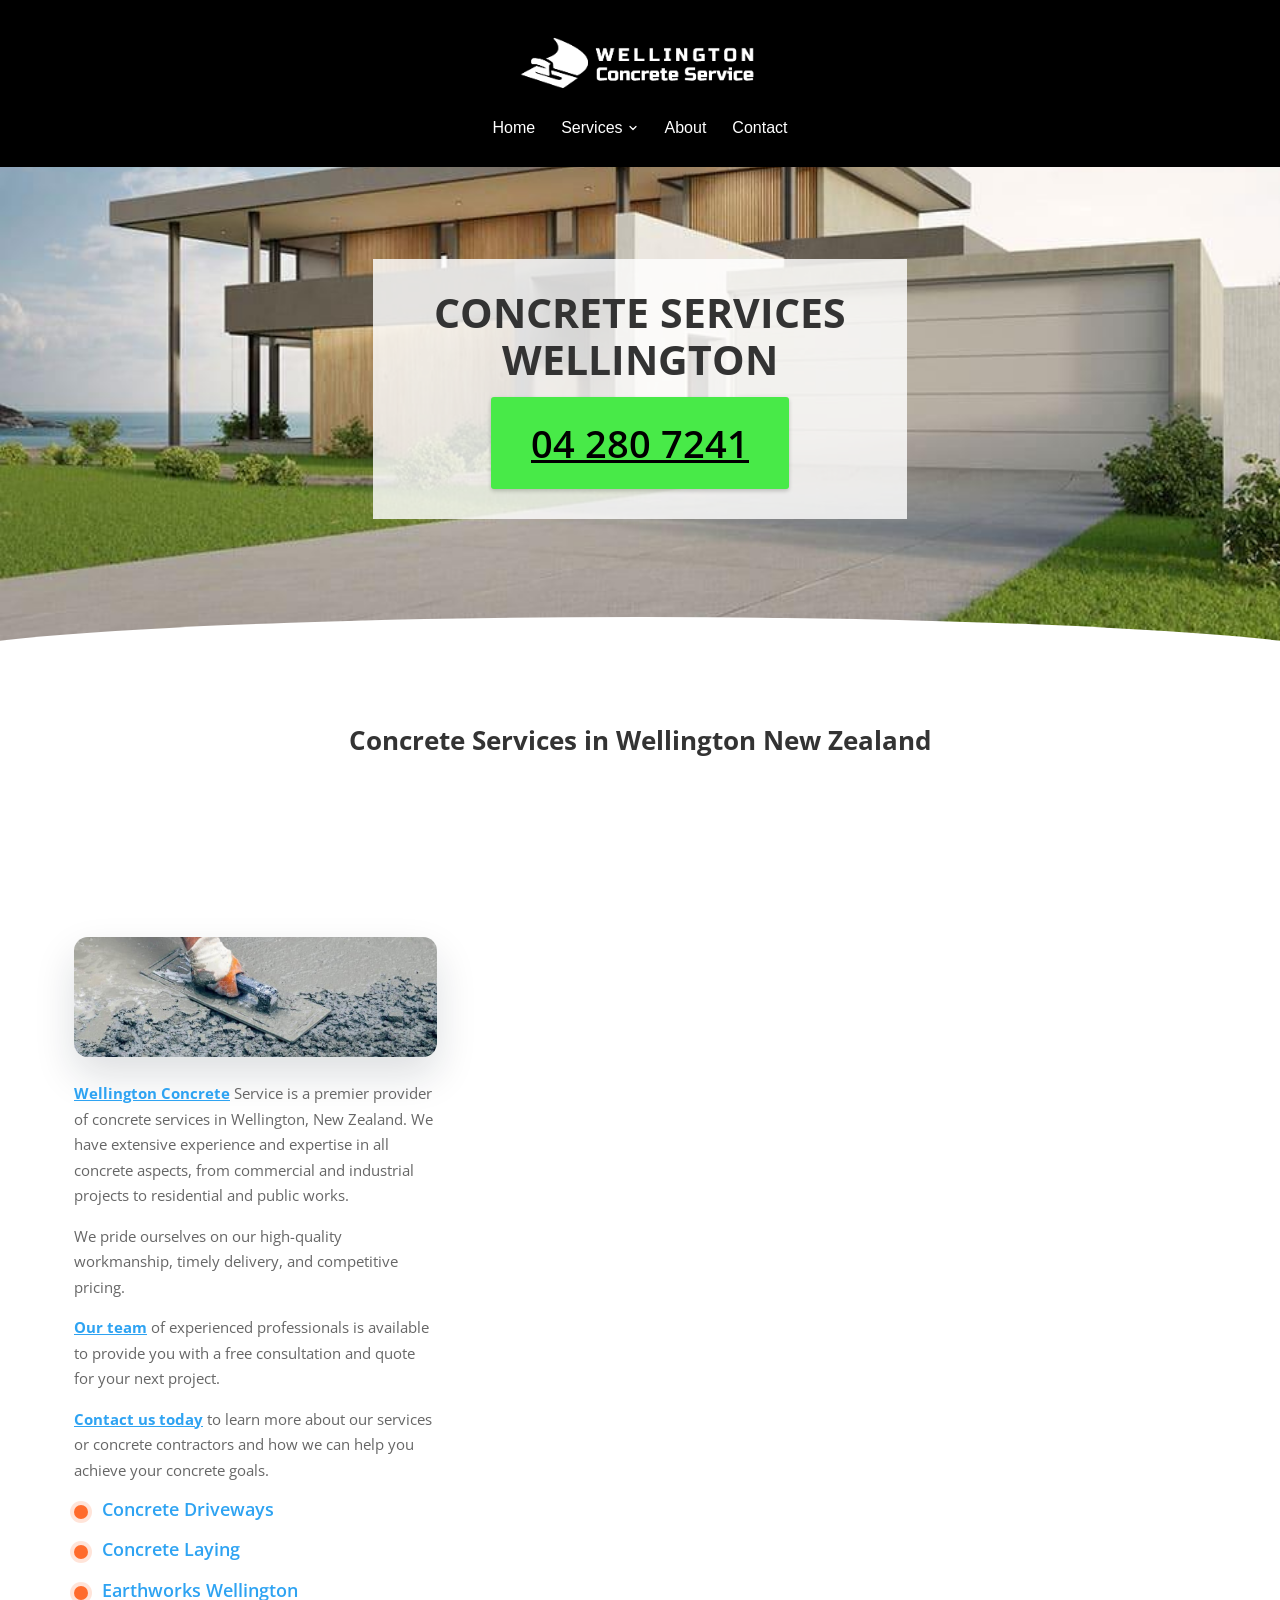
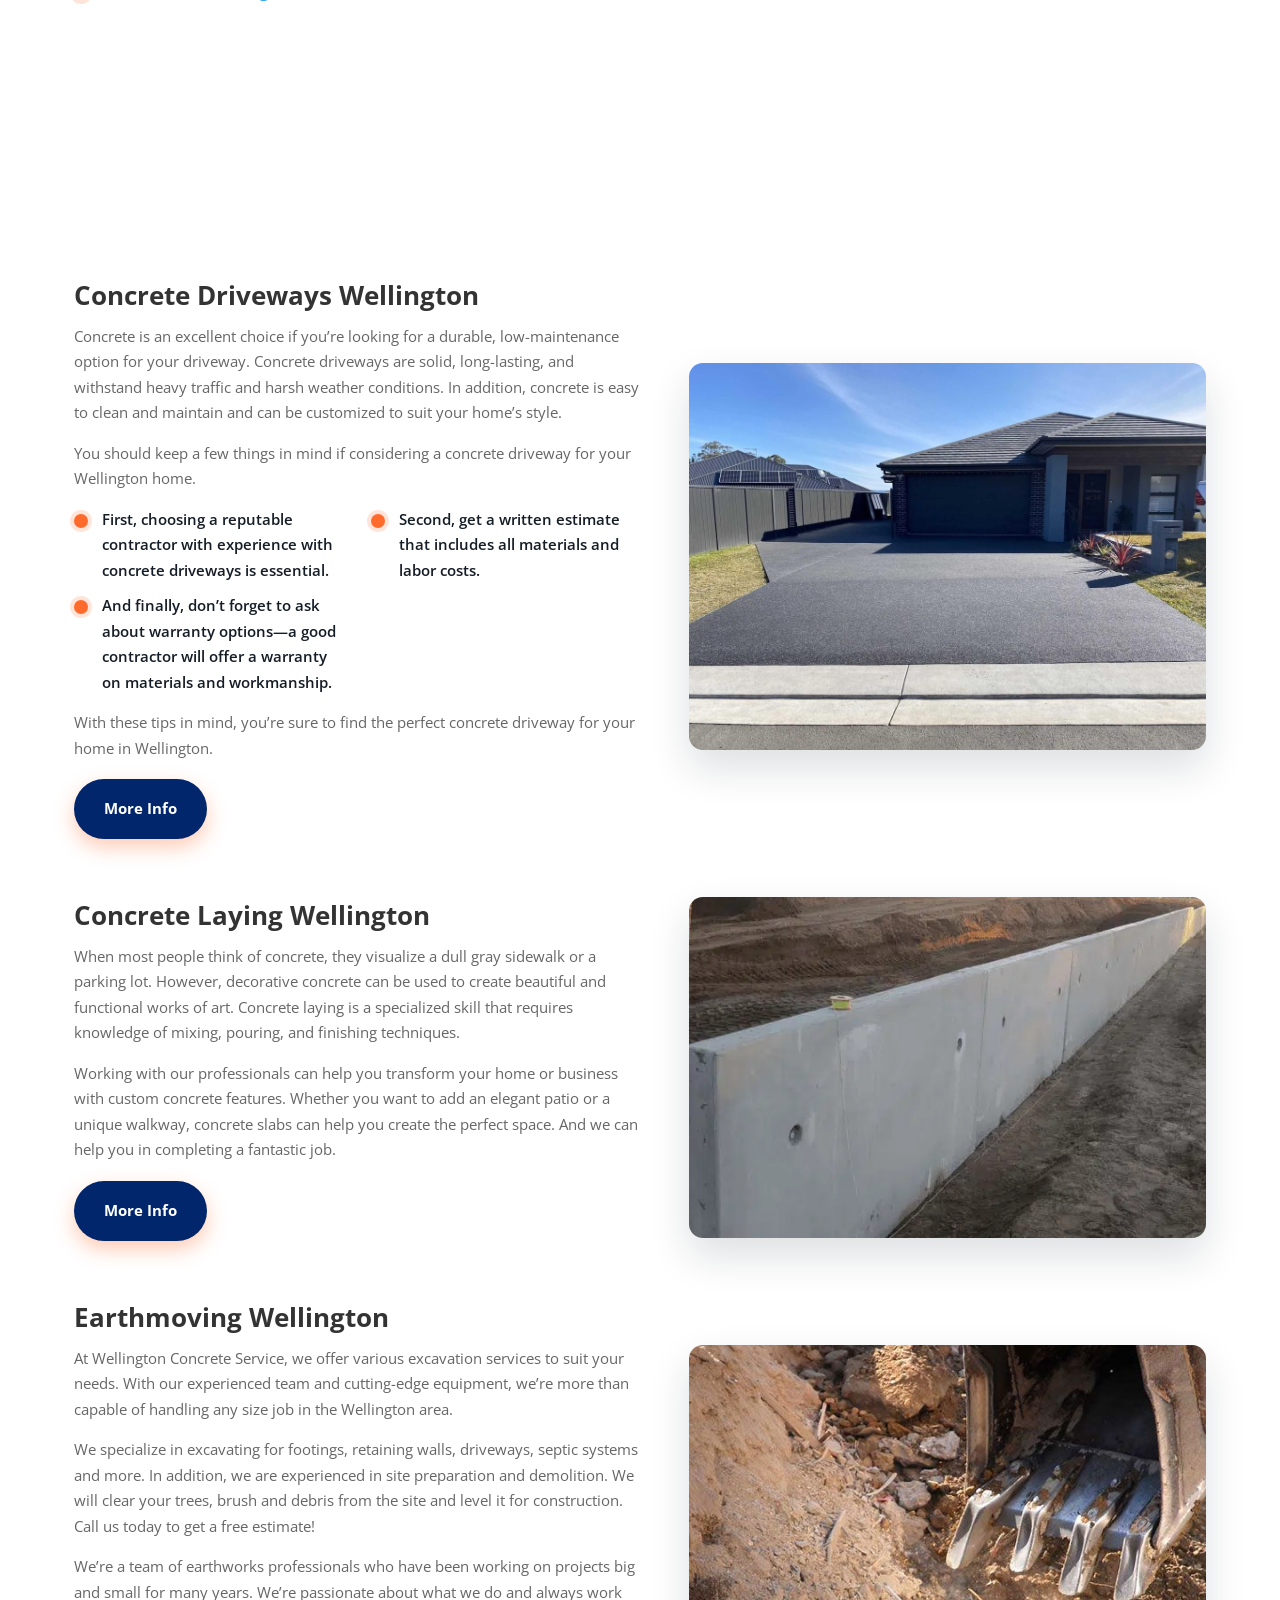
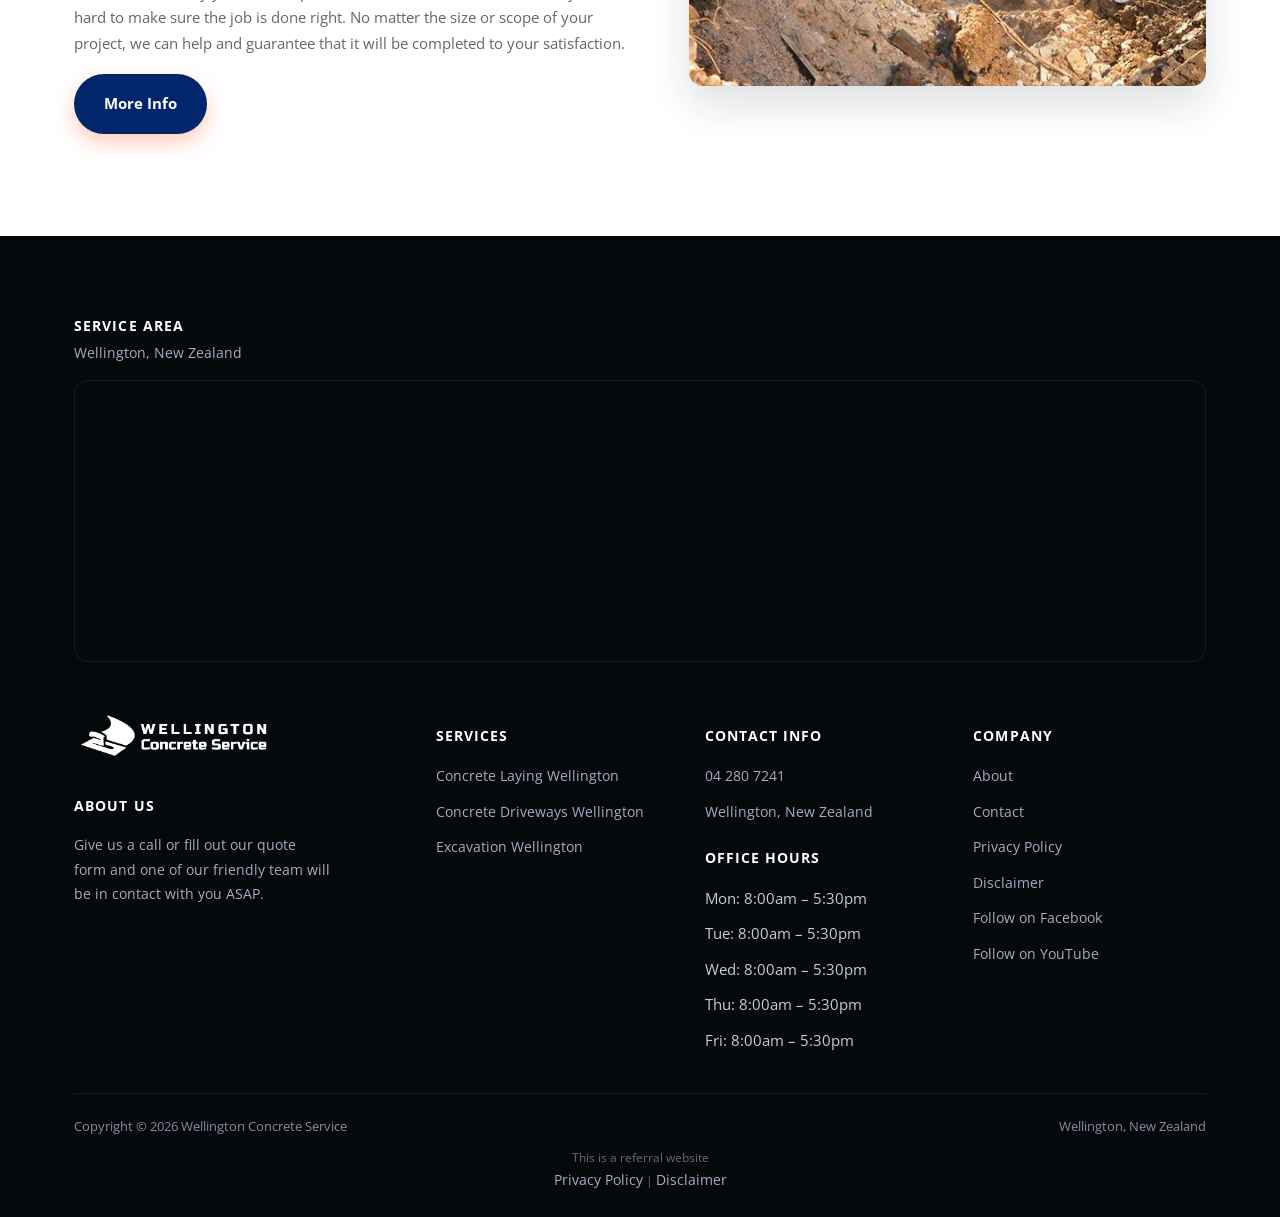
<file: services/index.html>
<!doctype html>
<html lang="en-NZ">
<head>
<!-- Google Tag Manager -->
<script>(function(w,d,s,l,i){w[l]=w[l]||[];w[l].push({'gtm.start':new Date().getTime(),event:'gtm.js'});var f=d.getElementsByTagName(s)[0],j=d.createElement(s),dl=l!='dataLayer'?'&l='+l:'';j.async=true;j.src='https://www.googletagmanager.com/gtm.js?id='+i+dl;f.parentNode.insertBefore(j,f);})(window,document,'script','dataLayer','GTM-KLBGTKH');</script>
<!-- End Google Tag Manager -->
<!-- Google tag (gtag.js) -->
<script async src="https://www.googletagmanager.com/gtag/js?id=G-EJHN5ELS9W"></script>
<script>
  window.dataLayer = window.dataLayer || [];
  function gtag(){dataLayer.push(arguments);}
  gtag('js', new Date());
  gtag('config', 'G-EJHN5ELS9W');
  gtag('config', 'AW-10951390908');
  gtag('config', 'G-G05PDTB1CN');
</script>
<meta charset="UTF-8">
<meta name="viewport" content="width=device-width, initial-scale=1.0">
<link rel="icon" href="/favicon-32.png" sizes="32x32" type="image/png">
<link rel="icon" href="/favicon-192.png" sizes="192x192" type="image/png">
<link rel="apple-touch-icon" href="/apple-touch-icon.png">
<title>Concrete Services Wellington - Driveways, Paths, Excavation, More</title>
<meta name="description" content="Looking for Concrete Services Wellington? Our services include - Concrete driveways, foundations, levelling, patios, basements and Excavation">
<meta name="robots" content="index, follow, max-image-preview:large, max-snippet:-1, max-video-preview:-1">
<link rel="canonical" href="https://wellingtonconcreteservice.co.nz/services/">
<meta property="og:locale" content="en_US">
<meta property="og:type" content="article">
<meta property="og:title" content="Concrete Services Wellington - Driveways, Paths, Excavation, More">
<meta property="og:description" content="Looking for Concrete Services Wellington? Our services include - Concrete driveways, foundations, levelling, patios, basements and Excavation">
<meta property="og:url" content="https://wellingtonconcreteservice.co.nz/services/">
<meta property="og:site_name" content="Wellington Concrete Service">
<meta property="og:image" content="https://wellingtonconcreteservice.co.nz/images/Wellington-Concrete-Services-driveways.png">
<meta property="og:image:width" content="600">
<meta property="og:image:height" content="600">
<meta property="og:image:type" content="image/png">
<meta name="twitter:card" content="summary_large_image">
<meta name="twitter:label1" content="Est. reading time">
<meta name="twitter:data1" content="3 minutes">
<script type="application/ld+json">{"@context": "https://schema.org", "@graph": [{"@type": "WebPage", "@id": "https://wellingtonconcreteservice.co.nz/services/", "url": "https://wellingtonconcreteservice.co.nz/services/", "name": "Concrete Services Wellington - Driveways, Paths, Excavation, More", "isPartOf": {"@id": "https://wellingtonconcreteservice.co.nz/#website"}, "datePublished": "2022-09-04T17:04:46+00:00", "dateModified": "2024-04-11T21:10:07+00:00", "description": "Looking for Concrete Services Wellington? Our services include - Concrete driveways, foundations, levelling, patios, basements and Excavation", "breadcrumb": {"@id": "https://wellingtonconcreteservice.co.nz/services/#breadcrumb"}, "inLanguage": "en-US", "potentialAction": [{"@type": "ReadAction", "target": ["https://wellingtonconcreteservice.co.nz/services/"]}]}, {"@type": "BreadcrumbList", "@id": "https://wellingtonconcreteservice.co.nz/services/#breadcrumb", "itemListElement": [{"@type": "ListItem", "position": 1, "name": "Home", "item": "https://wellingtonconcreteservice.co.nz/"}, {"@type": "ListItem", "position": 2, "name": "Services"}]}, {"@type": "WebSite", "@id": "https://wellingtonconcreteservice.co.nz/#website", "url": "https://wellingtonconcreteservice.co.nz/", "name": "Wellington Concrete Service", "description": "We Service all Concrete projects in the Wellington Region", "publisher": {"@id": "https://wellingtonconcreteservice.co.nz/#organization"}, "alternateName": "Wellington Concrete Driveways", "inLanguage": "en-US"}, {"@type": "Organization", "@id": "https://wellingtonconcreteservice.co.nz/#organization", "name": "Wellington Concrete and Excavation Services", "alternateName": "Wellington Concrete Driveways & Excavation", "url": "https://wellingtonconcreteservice.co.nz/", "logo": {"@type": "ImageObject", "inLanguage": "en-US", "@id": "https://wellingtonconcreteservice.co.nz/#/schema/logo/image/", "url": "https://wellingtonconcreteservice.co.nz/images/Wellington-Concrete-Services-driveways.png", "contentUrl": "https://wellingtonconcreteservice.co.nz/images/Wellington-Concrete-Services-driveways.png", "width": 600, "height": 600, "caption": "Wellington Concrete and Excavation Services"}, "image": {"@id": "https://wellingtonconcreteservice.co.nz/#/schema/logo/image/"}}]}</script>
<script type="application/ld+json">{"@context": "https://schema.org", "@type": "LocalBusiness", "name": "Wellington Concrete Service", "image": "https://wellingtonconcreteservice.co.nz/images/logo-Wellington-Concrete-Long-1.png", "@id": "", "url": "https://wellingtonconcreteservice.co.nz/", "telephone": "04 280 7241", "address": {"@type": "PostalAddress", "streetAddress": "", "addressLocality": "Wellington", "postalCode": "", "addressCountry": "NZ"}, "openingHoursSpecification": {"@type": "OpeningHoursSpecification", "dayOfWeek": ["Monday", "Tuesday", "Wednesday", "Thursday", "Friday", "Saturday", "Sunday"], "opens": "00:00", "closes": "23:59"}, "sameAs": ["https://https//www.facebook.com/profile.php?id=100088883465472", "https://www.youtube.com/@wellingtonconcrete8237"]}</script>
<script type="application/ld+json">{"@context": "https://schema.org", "@type": "BreadcrumbList", "itemListElement": [{"@type": "ListItem", "position": 1, "name": "Home", "item": "https://wellingtonconcreteservice.co.nz/"}, {"@type": "ListItem", "position": 2, "name": "Services", "item": "https://wellingtonconcreteservice.co.nz/services/"}]}</script>
<link rel="preconnect" href="https://fonts.googleapis.com">
<link rel="preconnect" href="https://fonts.gstatic.com" crossorigin>
<link rel="preload" as="style" href="https://fonts.googleapis.com/css2?family=Open+Sans:wght@400;600;700;800&display=swap" onload="this.onload=null;this.rel='stylesheet'">
<noscript><link rel="stylesheet" href="https://fonts.googleapis.com/css2?family=Open+Sans:wght@400;600;700;800&display=swap"></noscript>
<link rel="stylesheet" href="/css/style.css">
<style id="mnfix">.mobile-menu.open{max-height:calc(100vh - 150px);max-height:calc(100dvh - 150px);overflow-y:auto;-webkit-overflow-scrolling:touch;overscroll-behavior:contain}.mobile-menu.msub-ready .mobile-submenu{display:none}.mobile-menu.msub-ready .mobile-submenu.open{display:flex}.mobile-menu a.msub-parent{display:flex;justify-content:space-between;align-items:center}.mobile-menu a.msub-parent::after{content:"";width:8px;height:8px;border-right:2px solid currentColor;border-bottom:2px solid currentColor;transform:rotate(45deg);margin-right:6px;transition:transform .2s}.mobile-menu a.msub-parent[aria-expanded=true]::after{transform:rotate(-135deg)}</style></head>
<body class="">
<noscript><iframe src="https://www.googletagmanager.com/ns.html?id=GTM-KLBGTKH" height="0" width="0" style="display:none;visibility:hidden"></iframe></noscript>
<header class="classic">
  <div class="c-head wrap">
    <a href="/" class="brand"><img src="/images/Wellington-Concrete-Long-White.png" alt="Wellington Concrete Service" width="639" height="175"></a>
    <nav class="links"><a href="/">Home</a><div class="nav-item"><a href="/services/">Services <svg viewBox="0 0 24 24" fill="none" stroke-width="2.4" stroke-linecap="round" stroke-linejoin="round"><path d="m6 9 6 6 6-6"/></svg></a><div class="nav-dropdown"><a href="/concrete-laying-wellington/">Concrete Laying Wellington</a><a href="/concrete-driveways-wellington/">Concrete Driveways Wellington</a><a href="/excavation-wellington/">Excavation Wellington</a></div></div><a href="/about/">About</a><a href="/contact/">Contact</a></nav>
    <button type="button" class="hamburger-btn" id="hamburgerBtn" aria-label="Open menu" aria-expanded="false"><svg viewBox="0 0 24 24" fill="none" stroke="#fff" stroke-width="2.4" stroke-linecap="round" stroke-linejoin="round"><path d="M4 7h16M4 12h16M4 17h16"/></svg></button>
  </div>
  <div class="mobile-menu" id="mobileMenu"><a href="/">Home</a><a href="/services/">Services</a><div class="mobile-submenu"><a href="/concrete-laying-wellington/">Concrete Laying Wellington</a><a href="/concrete-driveways-wellington/">Concrete Driveways Wellington</a><a href="/excavation-wellington/">Excavation Wellington</a></div><a href="/about/">About</a><a href="/contact/">Contact</a><a href="tel:042807241" class="mobile-menu-phone">Call 04 280 7241</a></div>
</header>
<main>
<section class="hero-c" id="top"><div class="hero-c-box"><div class="row"><div class="text"><h1>Concrete Services Wellington</h1></div><p class="btn-wrap"><a class="btn btn-primary" href="tel:042807241">04 280 7241</a></p></div></div></section>
<section class=""><div class="wrap"><div class="row"><div class="text">

<h2>Concrete Services in Wellington New Zealand</h2>

</div></div></div></section>
<section class=""><div class="wrap"><div class="row cols cols-2 formrow"><div class="col"><div class="figure"><img src="/images/c1-e1657133706240.jpg" alt="top  banner on wellington concreting services page" width="1100" height="365" loading="lazy" decoding="async"></div><div class="text"><p><a href="/">Wellington Concrete</a> Service is a premier provider of concrete services in Wellington, New Zealand. We have extensive experience and expertise in all concrete aspects, from commercial and industrial projects to residential and public works.</p>
<p>We pride ourselves on our high-quality workmanship, timely delivery, and competitive pricing.</p>
<p><a href="/about/">Our team</a> of experienced professionals is available to provide you with a free consultation and quote for your next project.</p>
<p><a href="/contact/">Contact us today</a> to learn more about our services or concrete contractors and how we can help you achieve your concrete goals.</p>

<ul>
<li>
<h3><a href="/concrete-driveways-wellington/">Concrete Driveways</a></h3>
</li>
<li>
<h3><a href="/concrete-laying-wellington/">Concrete Laying</a></h3>
</li>
<li>
<h3><a href="/excavation-wellington/">Earthworks Wellington</a></h3>
</li>
</ul>
</div></div><div class="col"><div class="form-card"><iframe src="https://api.leadconnectorhq.com/widget/form/jcKH9aE2i1mX6NmtpPeu" style="width:100%;height:100%;min-height:768px;border:none;border-radius:14px" id="inline-jcKH9aE2i1mX6NmtpPeu" data-layout="{'id':'INLINE'}" data-trigger-type="alwaysShow" data-trigger-value="" data-activation-type="alwaysActivated" data-activation-value="" data-deactivation-type="neverDeactivate" data-deactivation-value="" data-form-name="Wellington Concrete" data-height="768" data-layout-iframe-id="inline-jcKH9aE2i1mX6NmtpPeu" data-form-id="jcKH9aE2i1mX6NmtpPeu" data-cookie-consent="true" data-cookie-consent-provider="auto" title="Wellington Concrete"></iframe></div></div></div></div></section>
<section class=""><div class="wrap"><div class="row cols cols-2"><div class="col"><div class="text"><h2><strong>Concrete Driveways Wellington</strong></h2>
<p>Concrete is an excellent choice if you’re looking for a durable, low-maintenance option for your driveway. Concrete driveways are solid, long-lasting, and withstand heavy traffic and harsh weather conditions. In addition, concrete is easy to clean and maintain and can be customized to suit your home’s style.</p>
<p>You should keep a few things in mind if considering a concrete driveway for your Wellington home.</p>
<ul>
<li>First, choosing a reputable contractor with experience with concrete driveways is essential.</li>
<li>Second, get a written estimate that includes all materials and labor costs.</li>
<li>And finally, don’t forget to ask about warranty options—a good contractor will offer a warranty on materials and workmanship.</li>
</ul>
<p>With these tips in mind, you’re sure to find the perfect concrete driveway for your home in Wellington.</p></div><p class="btn-wrap"><a class="btn btn-primary" href="/concrete-driveways-wellington/">More Info</a></p></div><div class="col"><div class="figure"><img src="/images/amazing-concrete.jpg" alt="amazing-concrete driveways" width="1100" height="825" loading="lazy" decoding="async"></div></div></div><div class="row cols cols-2"><div class="col"><div class="text"><h2>Concrete Laying Wellington</h2>
<p>When most people think of concrete, they visualize a dull gray sidewalk or a parking lot. However, decorative concrete can be used to create beautiful and functional works of art. Concrete laying is a specialized skill that requires knowledge of mixing, pouring, and finishing techniques.</p>
<p>Working with our professionals can help you transform your home or business with custom concrete features. Whether you want to add an elegant patio or a unique walkway, concrete slabs can help you create the perfect space. And we can help you in completing a fantastic job.</p></div><p class="btn-wrap"><a class="btn btn-primary" href="/concrete-laying-wellington/">More Info</a></p></div><div class="col"><div class="figure"><img src="/images/AKL-Concrete-5.jpg.webp" alt="block concrete retaining walls" width="582" height="384" loading="lazy" decoding="async"></div></div></div><div class="row cols cols-2"><div class="col"><div class="text"><h2><strong>Earthmoving Wellington</strong></h2>
<p>At Wellington Concrete Service, we offer various excavation services to suit your needs. With our experienced team and cutting-edge equipment, we’re more than capable of handling any size job in the Wellington area.</p>
<p>We specialize in excavating for footings, retaining walls, driveways, septic systems and more. In addition, we are experienced in site preparation and demolition. We will clear your trees, brush and debris from the site and level it for construction. Call us today to get a free estimate!</p>
<p>We’re a team of earthworks professionals who have been working on projects big and small for many years. We’re passionate about what we do and always work hard to make sure the job is done right. No matter the size or scope of your project, we can help and guarantee that it will be completed to your satisfaction.</p></div><p class="btn-wrap"><a class="btn btn-primary" href="/excavation-wellington/">More Info</a></p></div><div class="col"><div class="figure"><img src="/images/AKL-Concrete-4.jpg" alt="excavation wellington image" width="582" height="384" loading="lazy" decoding="async"></div></div></div></div></section>
</main>
<footer>
  <div class="wrap">
    <div class="footer-map-head"><h4>Service Area</h4><p>Wellington, New Zealand</p></div><div class="footer-map"><iframe src="https://www.google.com/maps/embed?pb=!1m14!1m8!1m3!1d191972.37245766423!2d174.7542577!3d-41.2529602!3m2!1i1024!2i768!4f13.1!3m3!1m2!1s0x4e806935e33e1915%3A0xc6a8ca1fbb99e48e!2sWellington%20Concrete%20Services!5e0!3m2!1sen!2snz!4v1679176928073!5m2!1sen!2snz" width="600" height="280" style="border:0" allowfullscreen loading="lazy" referrerpolicy="no-referrer-when-downgrade" title="Wellington Concrete Service service area map"></iframe></div>
    <div class="footer-grid "><div class="footer-brand"><a href="/" class="brand"><img src="/images/Wellington-Concrete-Long-White.png" alt="Wellington Concrete Service" width="639" height="175" loading="lazy"></a><h4>About us</h4><p>Give us a call or fill out our quote form and one of our friendly team will be in contact with you ASAP.</p></div><div><h4>Services</h4><ul><li><a href="/concrete-laying-wellington/">Concrete Laying Wellington</a></li><li><a href="/concrete-driveways-wellington/">Concrete Driveways Wellington</a></li><li><a href="/excavation-wellington/">Excavation Wellington</a></li></ul></div><div><h4>Contact Info</h4><ul><li><a href="tel:042807241">04 280 7241</a></li><li><a href="https://goo.gl/maps/ccjYuf8XM2dyxidF7" target="_blank" rel="noopener">Wellington, New Zealand</a></li></ul><h4 style="margin-top:22px;">Office Hours</h4><ul><li>Mon: 8:00am &ndash; 5:30pm</li><li>Tue: 8:00am &ndash; 5:30pm</li><li>Wed: 8:00am &ndash; 5:30pm</li><li>Thu: 8:00am &ndash; 5:30pm</li><li>Fri: 8:00am &ndash; 5:30pm</li></ul></div><div><h4>Company</h4><ul><li><a href="/about/">About</a></li><li><a href="/contact/">Contact</a></li><li><a href="/privacy-policy/">Privacy Policy</a></li><li><a href="/disclaimer/">Disclaimer</a></li><li><a href="https://www.facebook.com/profile.php?id=100088883465472" target="_blank" rel="noopener">Follow on Facebook</a></li><li><a href="https://www.youtube.com/@wellingtonconcrete8237" target="_blank" rel="noopener">Follow on YouTube</a></li></ul></div></div>
    <div class="footer-bottom"><span>Copyright &copy; 2026 Wellington Concrete Service</span><span>Wellington, New Zealand</span></div>
    <div class="footer-disclosure">This is a referral website<br><a href="/privacy-policy/">Privacy Policy</a> | <a href="/disclaimer/">Disclaimer</a></div>
  </div>
</footer>
<script>
(function(){var b=document.getElementById('hamburgerBtn'),m=document.getElementById('mobileMenu');if(!b||!m)return;b.addEventListener('click',function(){var o=m.classList.toggle('open');b.setAttribute('aria-expanded',o?'true':'false');});})();
</script>
<script src="https://link.msgsndr.com/js/form_embed.js" defer></script>
<script id="mnfixjs">(function(){var m=document.getElementById("mobileMenu");if(!m)return;m.querySelectorAll(".mobile-submenu").forEach(function(s){var p=s.previousElementSibling;if(!p||p.tagName!=="A")return;var a=document.createElement("a");a.href=p.getAttribute("href");a.textContent="All "+p.textContent.trim();s.insertBefore(a,s.firstChild);m.classList.add("msub-ready");p.classList.add("msub-parent");p.setAttribute("aria-expanded","false");p.addEventListener("click",function(e){e.preventDefault();var o=s.classList.toggle("open");p.setAttribute("aria-expanded",o?"true":"false")})});var b=document.getElementById("hamburgerBtn");document.addEventListener("pointerdown",function(e){if(!m.classList.contains("open")||m.contains(e.target)||(b&&b.contains(e.target)))return;m.classList.remove("open");if(b)b.setAttribute("aria-expanded","false")})})();</script></body>
</html>
</file>
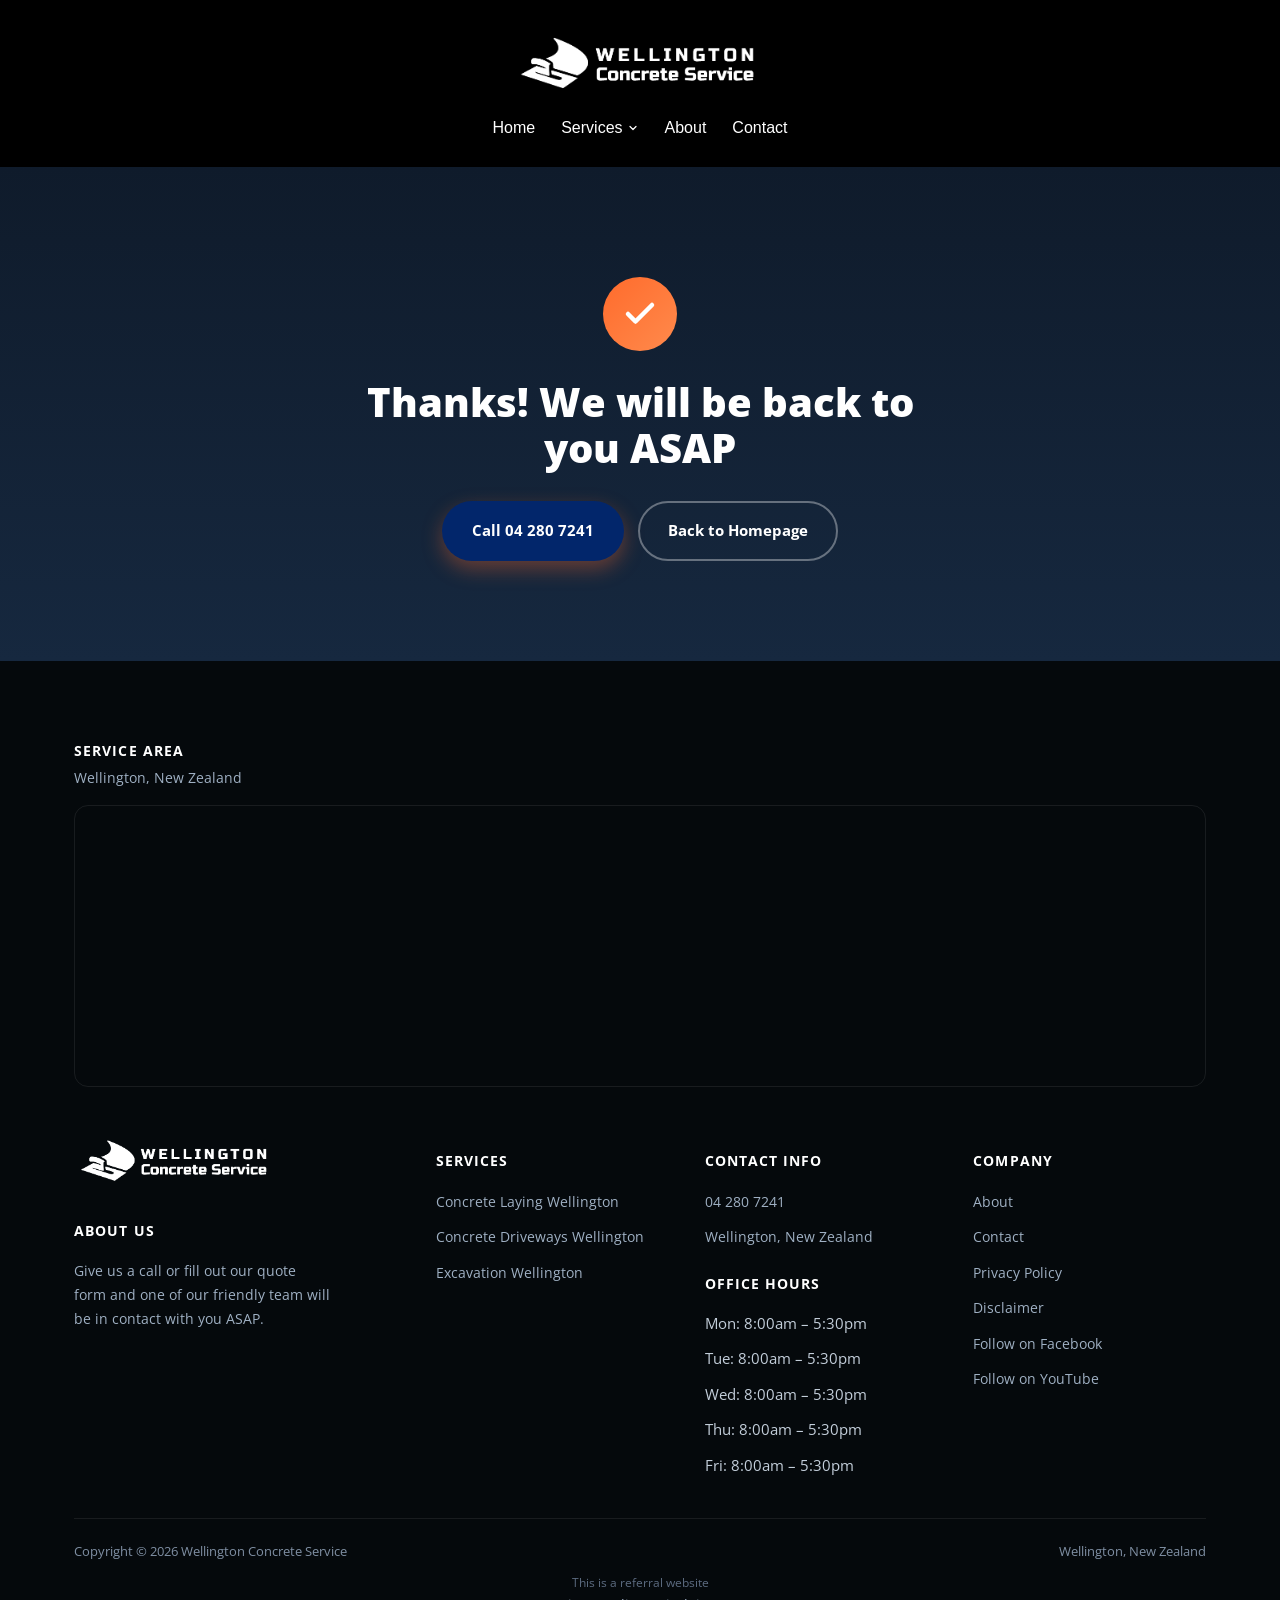
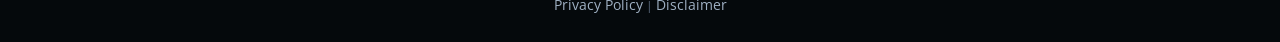
<file: thanks/index.html>
<!doctype html>
<html lang="en-NZ">
<head>
<!-- Google Tag Manager -->
<script>(function(w,d,s,l,i){w[l]=w[l]||[];w[l].push({'gtm.start':new Date().getTime(),event:'gtm.js'});var f=d.getElementsByTagName(s)[0],j=d.createElement(s),dl=l!='dataLayer'?'&l='+l:'';j.async=true;j.src='https://www.googletagmanager.com/gtm.js?id='+i+dl;f.parentNode.insertBefore(j,f);})(window,document,'script','dataLayer','GTM-KLBGTKH');</script>
<!-- End Google Tag Manager -->
<!-- Google tag (gtag.js) -->
<script async src="https://www.googletagmanager.com/gtag/js?id=G-EJHN5ELS9W"></script>
<script>
  window.dataLayer = window.dataLayer || [];
  function gtag(){dataLayer.push(arguments);}
  gtag('js', new Date());
  gtag('config', 'G-EJHN5ELS9W');
  gtag('config', 'AW-10951390908');
  gtag('config', 'G-G05PDTB1CN');
</script>
<meta charset="UTF-8">
<meta name="viewport" content="width=device-width, initial-scale=1.0">
<link rel="icon" href="/favicon-32.png" sizes="32x32" type="image/png">
<link rel="icon" href="/favicon-192.png" sizes="192x192" type="image/png">
<link rel="apple-touch-icon" href="/apple-touch-icon.png">
<title>thanks - Wellington Concrete Service</title>
<meta name="robots" content="noindex, nofollow">
<link rel="canonical" href="https://wellingtonconcreteservice.co.nz/thanks/">
<meta property="og:locale" content="en_US">
<meta property="og:type" content="article">
<meta property="og:title" content="thanks - Wellington Concrete Service">
<meta property="og:url" content="https://wellingtonconcreteservice.co.nz/thanks/">
<meta property="og:site_name" content="Wellington Concrete Service">
<meta property="og:image" content="https://wellingtonconcreteservice.co.nz/images/Wellington-Concrete-Services-driveways.png">
<meta property="og:image:width" content="600">
<meta property="og:image:height" content="600">
<meta property="og:image:type" content="image/png">
<meta name="twitter:card" content="summary_large_image">
<meta name="twitter:label1" content="Est. reading time">
<meta name="twitter:data1" content="1 minute">
<script type="application/ld+json">{"@context": "https://schema.org", "@graph": [{"@type": "WebPage", "@id": "https://wellingtonconcreteservice.co.nz/thanks/", "url": "https://wellingtonconcreteservice.co.nz/thanks/", "name": "thanks - Wellington Concrete Service", "isPartOf": {"@id": "https://wellingtonconcreteservice.co.nz/#website"}, "datePublished": "2022-08-14T21:25:14+00:00", "dateModified": "2022-10-18T20:25:51+00:00", "breadcrumb": {"@id": "https://wellingtonconcreteservice.co.nz/thanks/#breadcrumb"}, "inLanguage": "en-US", "potentialAction": [{"@type": "ReadAction", "target": ["https://wellingtonconcreteservice.co.nz/thanks/"]}]}, {"@type": "BreadcrumbList", "@id": "https://wellingtonconcreteservice.co.nz/thanks/#breadcrumb", "itemListElement": [{"@type": "ListItem", "position": 1, "name": "Home", "item": "https://wellingtonconcreteservice.co.nz/"}, {"@type": "ListItem", "position": 2, "name": "thanks"}]}, {"@type": "WebSite", "@id": "https://wellingtonconcreteservice.co.nz/#website", "url": "https://wellingtonconcreteservice.co.nz/", "name": "Wellington Concrete Service", "description": "We Service all Concrete projects in the Wellington Region", "publisher": {"@id": "https://wellingtonconcreteservice.co.nz/#organization"}, "alternateName": "Wellington Concrete Driveways", "inLanguage": "en-US"}, {"@type": "Organization", "@id": "https://wellingtonconcreteservice.co.nz/#organization", "name": "Wellington Concrete and Excavation Services", "alternateName": "Wellington Concrete Driveways & Excavation", "url": "https://wellingtonconcreteservice.co.nz/", "logo": {"@type": "ImageObject", "inLanguage": "en-US", "@id": "https://wellingtonconcreteservice.co.nz/#/schema/logo/image/", "url": "https://wellingtonconcreteservice.co.nz/images/Wellington-Concrete-Services-driveways.png", "contentUrl": "https://wellingtonconcreteservice.co.nz/images/Wellington-Concrete-Services-driveways.png", "width": 600, "height": 600, "caption": "Wellington Concrete and Excavation Services"}, "image": {"@id": "https://wellingtonconcreteservice.co.nz/#/schema/logo/image/"}}]}</script>
<script type="application/ld+json">{"@context": "https://schema.org", "@type": "LocalBusiness", "name": "Wellington Concrete Service", "image": "https://wellingtonconcreteservice.co.nz/images/logo-Wellington-Concrete-Long-1.png", "@id": "", "url": "https://wellingtonconcreteservice.co.nz/", "telephone": "04 280 7241", "address": {"@type": "PostalAddress", "streetAddress": "", "addressLocality": "Wellington", "postalCode": "", "addressCountry": "NZ"}, "openingHoursSpecification": {"@type": "OpeningHoursSpecification", "dayOfWeek": ["Monday", "Tuesday", "Wednesday", "Thursday", "Friday", "Saturday", "Sunday"], "opens": "00:00", "closes": "23:59"}, "sameAs": ["https://https//www.facebook.com/profile.php?id=100088883465472", "https://www.youtube.com/@wellingtonconcrete8237"]}</script>
<script type="application/ld+json">{"@context": "https://schema.org", "@type": "BreadcrumbList", "itemListElement": [{"@type": "ListItem", "position": 1, "name": "Home", "item": "https://wellingtonconcreteservice.co.nz/"}, {"@type": "ListItem", "position": 2, "name": "Thanks", "item": "https://wellingtonconcreteservice.co.nz/thanks/"}]}</script>
<link rel="preconnect" href="https://fonts.googleapis.com">
<link rel="preconnect" href="https://fonts.gstatic.com" crossorigin>
<link rel="preload" as="style" href="https://fonts.googleapis.com/css2?family=Open+Sans:wght@400;600;700;800&display=swap" onload="this.onload=null;this.rel='stylesheet'">
<noscript><link rel="stylesheet" href="https://fonts.googleapis.com/css2?family=Open+Sans:wght@400;600;700;800&display=swap"></noscript>
<link rel="stylesheet" href="/css/style.css">
<style id="mnfix">.mobile-menu.open{max-height:calc(100vh - 150px);max-height:calc(100dvh - 150px);overflow-y:auto;-webkit-overflow-scrolling:touch;overscroll-behavior:contain}.mobile-menu.msub-ready .mobile-submenu{display:none}.mobile-menu.msub-ready .mobile-submenu.open{display:flex}.mobile-menu a.msub-parent{display:flex;justify-content:space-between;align-items:center}.mobile-menu a.msub-parent::after{content:"";width:8px;height:8px;border-right:2px solid currentColor;border-bottom:2px solid currentColor;transform:rotate(45deg);margin-right:6px;transition:transform .2s}.mobile-menu a.msub-parent[aria-expanded=true]::after{transform:rotate(-135deg)}</style></head>
<body class="">
<noscript><iframe src="https://www.googletagmanager.com/ns.html?id=GTM-KLBGTKH" height="0" width="0" style="display:none;visibility:hidden"></iframe></noscript>
<header class="classic">
  <div class="c-head wrap">
    <a href="/" class="brand"><img src="/images/Wellington-Concrete-Long-White.png" alt="Wellington Concrete Service" width="639" height="175"></a>
    <nav class="links"><a href="/">Home</a><div class="nav-item"><a href="/services/">Services <svg viewBox="0 0 24 24" fill="none" stroke-width="2.4" stroke-linecap="round" stroke-linejoin="round"><path d="m6 9 6 6 6-6"/></svg></a><div class="nav-dropdown"><a href="/concrete-laying-wellington/">Concrete Laying Wellington</a><a href="/concrete-driveways-wellington/">Concrete Driveways Wellington</a><a href="/excavation-wellington/">Excavation Wellington</a></div></div><a href="/about/">About</a><a href="/contact/">Contact</a></nav>
    <button type="button" class="hamburger-btn" id="hamburgerBtn" aria-label="Open menu" aria-expanded="false"><svg viewBox="0 0 24 24" fill="none" stroke="#fff" stroke-width="2.4" stroke-linecap="round" stroke-linejoin="round"><path d="M4 7h16M4 12h16M4 17h16"/></svg></button>
  </div>
  <div class="mobile-menu" id="mobileMenu"><a href="/">Home</a><a href="/services/">Services</a><div class="mobile-submenu"><a href="/concrete-laying-wellington/">Concrete Laying Wellington</a><a href="/concrete-driveways-wellington/">Concrete Driveways Wellington</a><a href="/excavation-wellington/">Excavation Wellington</a></div><a href="/about/">About</a><a href="/contact/">Contact</a><a href="tel:042807241" class="mobile-menu-phone">Call 04 280 7241</a></div>
</header>
<main><section class="thanks-hero"><div class="thanks-inner"><div class="thanks-check"><svg viewBox="0 0 24 24" fill="none" stroke-width="3" stroke-linecap="round" stroke-linejoin="round"><path d="M20 6 9 17l-5-5"/></svg></div><h1>Thanks! We will be back to you ASAP</h1><div class="thanks-actions"><a href="tel:042807241" class="btn btn-primary">Call 04 280 7241</a><a href="/" class="btn btn-outline">Back to Homepage</a></div></div></section></main>
<footer>
  <div class="wrap">
    <div class="footer-map-head"><h4>Service Area</h4><p>Wellington, New Zealand</p></div><div class="footer-map"><iframe src="https://www.google.com/maps/embed?pb=!1m14!1m8!1m3!1d191972.37245766423!2d174.7542577!3d-41.2529602!3m2!1i1024!2i768!4f13.1!3m3!1m2!1s0x4e806935e33e1915%3A0xc6a8ca1fbb99e48e!2sWellington%20Concrete%20Services!5e0!3m2!1sen!2snz!4v1679176928073!5m2!1sen!2snz" width="600" height="280" style="border:0" allowfullscreen loading="lazy" referrerpolicy="no-referrer-when-downgrade" title="Wellington Concrete Service service area map"></iframe></div>
    <div class="footer-grid "><div class="footer-brand"><a href="/" class="brand"><img src="/images/Wellington-Concrete-Long-White.png" alt="Wellington Concrete Service" width="639" height="175" loading="lazy"></a><h4>About us</h4><p>Give us a call or fill out our quote form and one of our friendly team will be in contact with you ASAP.</p></div><div><h4>Services</h4><ul><li><a href="/concrete-laying-wellington/">Concrete Laying Wellington</a></li><li><a href="/concrete-driveways-wellington/">Concrete Driveways Wellington</a></li><li><a href="/excavation-wellington/">Excavation Wellington</a></li></ul></div><div><h4>Contact Info</h4><ul><li><a href="tel:042807241">04 280 7241</a></li><li><a href="https://goo.gl/maps/ccjYuf8XM2dyxidF7" target="_blank" rel="noopener">Wellington, New Zealand</a></li></ul><h4 style="margin-top:22px;">Office Hours</h4><ul><li>Mon: 8:00am &ndash; 5:30pm</li><li>Tue: 8:00am &ndash; 5:30pm</li><li>Wed: 8:00am &ndash; 5:30pm</li><li>Thu: 8:00am &ndash; 5:30pm</li><li>Fri: 8:00am &ndash; 5:30pm</li></ul></div><div><h4>Company</h4><ul><li><a href="/about/">About</a></li><li><a href="/contact/">Contact</a></li><li><a href="/privacy-policy/">Privacy Policy</a></li><li><a href="/disclaimer/">Disclaimer</a></li><li><a href="https://www.facebook.com/profile.php?id=100088883465472" target="_blank" rel="noopener">Follow on Facebook</a></li><li><a href="https://www.youtube.com/@wellingtonconcrete8237" target="_blank" rel="noopener">Follow on YouTube</a></li></ul></div></div>
    <div class="footer-bottom"><span>Copyright &copy; 2026 Wellington Concrete Service</span><span>Wellington, New Zealand</span></div>
    <div class="footer-disclosure">This is a referral website<br><a href="/privacy-policy/">Privacy Policy</a> | <a href="/disclaimer/">Disclaimer</a></div>
  </div>
</footer>
<script>
(function(){var b=document.getElementById('hamburgerBtn'),m=document.getElementById('mobileMenu');if(!b||!m)return;b.addEventListener('click',function(){var o=m.classList.toggle('open');b.setAttribute('aria-expanded',o?'true':'false');});})();
</script>
<script src="https://link.msgsndr.com/js/form_embed.js" defer></script>
<script id="mnfixjs">(function(){var m=document.getElementById("mobileMenu");if(!m)return;m.querySelectorAll(".mobile-submenu").forEach(function(s){var p=s.previousElementSibling;if(!p||p.tagName!=="A")return;var a=document.createElement("a");a.href=p.getAttribute("href");a.textContent="All "+p.textContent.trim();s.insertBefore(a,s.firstChild);m.classList.add("msub-ready");p.classList.add("msub-parent");p.setAttribute("aria-expanded","false");p.addEventListener("click",function(e){e.preventDefault();var o=s.classList.toggle("open");p.setAttribute("aria-expanded",o?"true":"false")})});var b=document.getElementById("hamburgerBtn");document.addEventListener("pointerdown",function(e){if(!m.classList.contains("open")||m.contains(e.target)||(b&&b.contains(e.target)))return;m.classList.remove("open");if(b)b.setAttribute("aria-expanded","false")})})();</script></body>
</html>
</file>
<file: css/style.css>
:root{
    --navy:#0f1b2b;
    --navy-2:#16283f;
    --orange:#ff6b2c;
    --orange-2:#ff8a4c;
    --paper:#f6f7f9;
    --ink:#141c26;
    --muted:#5b6673;
    --line:#e6e9ee;
    --white:#ffffff;
    --radius:14px;
    --shadow:0 10px 30px rgba(15,27,43,0.08);
    --maxw:1180px;
  }
  *{box-sizing:border-box;}
  html{scroll-behavior:smooth;}
  body{
    margin:0;
    font-family:'Inter',-apple-system,BlinkMacSystemFont,'Segoe UI',sans-serif;
    color:var(--ink);
    background:var(--white);
    line-height:1.6;
  }
  img{max-width:100%;display:block;}
  a{color:inherit;}
  .wrap{max-width:var(--maxw);margin:0 auto;padding:0 24px;}
  h1,h2,h3{font-weight:800;line-height:1.15;margin:0 0 .5em;}
  h2{font-size:clamp(1.7rem,3vw,2.4rem);}
  h3{font-size:1.15rem;}
  p{color:var(--muted);margin:0 0 1em;}
  .eyebrow{
    display:inline-flex;align-items:center;gap:8px;
    text-transform:uppercase;letter-spacing:.08em;font-size:.75rem;font-weight:700;
    color:var(--orange);margin-bottom:12px;
  }
  .eyebrow::before{content:"";width:22px;height:2px;background:var(--orange);display:inline-block;}
  .btn{
    display:inline-flex;align-items:center;justify-content:center;gap:8px;
    padding:15px 28px;border-radius:999px;font-weight:700;font-size:.95rem;
    text-decoration:none;cursor:pointer;border:2px solid transparent;transition:transform .15s ease, box-shadow .15s ease, background .15s ease;
  }
  .btn:hover{transform:translateY(-2px);}
  .btn-primary{background:var(--orange);color:var(--white);box-shadow:0 8px 20px rgba(255,107,44,.35);}
  .btn-primary:hover{background:var(--orange-2);}
  .btn-outline{background:transparent;border-color:rgba(255,255,255,.35);color:var(--white);}
  .btn-outline:hover{border-color:var(--white);}
  .btn-dark{background:var(--navy);color:var(--white);}

  /* Header */
  header{
    position:sticky;top:0;z-index:50;background:rgba(15,27,43,.96);backdrop-filter:blur(6px);
    border-bottom:1px solid rgba(255,255,255,.06);
  }
  .nav{display:flex;align-items:center;justify-content:space-between;padding:16px 24px;}
  .brand{display:flex;align-items:center;gap:10px;color:var(--white);text-decoration:none;font-weight:800;font-size:1.05rem;letter-spacing:.01em;}
  .brand-mark{
    width:34px;height:32px;display:flex;align-items:center;flex-shrink:0;
  }
  .brand-mark svg{width:34px;height:32px;}
  .brand small{display:block;font-size:.65rem;font-weight:600;color:#9fb0c3;letter-spacing:.12em;text-transform:uppercase;}
  nav.links{display:flex;align-items:center;gap:32px;}
  nav.links a{color:#cfd8e3;text-decoration:none;font-weight:600;font-size:.92rem;}
  nav.links a:hover{color:var(--white);}
  .nav-item{position:relative;display:flex;align-items:center;padding:24px 0;margin:-24px 0;}
  .nav-item > a{display:flex;align-items:center;gap:5px;}
  .nav-item > a svg{width:13px;height:13px;stroke:currentColor;transition:transform .18s ease;}
  .nav-item:hover > a svg{transform:rotate(180deg);}
  .nav-dropdown{
    position:absolute;top:100%;left:0;margin-top:2px;
    background:var(--navy-2);border:1px solid rgba(255,255,255,.1);border-radius:12px;
    padding:8px;min-width:220px;box-shadow:0 22px 44px rgba(0,0,0,.4);
    opacity:0;visibility:hidden;transform:translateY(-6px);transition:opacity .18s ease, transform .18s ease, visibility .18s ease;
    z-index:60;
  }
  .nav-item:hover .nav-dropdown{opacity:1;visibility:visible;transform:translateY(0);}
  .nav-dropdown a{display:block;padding:10px 12px;border-radius:8px;color:#cfd8e3;font-weight:600;font-size:.88rem;}
  .nav-dropdown a:hover{background:rgba(255,255,255,.07);color:var(--white);}
  .nav-cta{display:flex;align-items:center;gap:14px;}
  .phone-pill{
    display:flex;align-items:center;gap:8px;color:var(--white);text-decoration:none;font-weight:700;font-size:.92rem;
  }
  .phone-pill svg{width:16px;height:16px;stroke:var(--orange);}
  .menu-toggle{display:none;background:none;border:none;color:var(--white);font-size:1.6rem;cursor:pointer;}
  .hamburger-btn{
    display:none;width:42px;height:42px;border-radius:10px;background:var(--orange);border:none;
    align-items:center;justify-content:center;cursor:pointer;flex-shrink:0;box-shadow:0 8px 20px rgba(255,107,44,.35);
  }
  .hamburger-btn svg{width:20px;height:20px;}

  /* Mobile menu panel */
  .mobile-menu{
    display:none;flex-direction:column;gap:2px;background:var(--navy-2);
    border-top:1px solid rgba(255,255,255,.08);padding:10px 20px 22px;
  }
  .mobile-menu.open{display:flex;}
  .mobile-menu a{
    color:#cfd8e3;text-decoration:none;font-weight:600;font-size:.98rem;padding:13px 4px;
    border-bottom:1px solid rgba(255,255,255,.06);
  }
  .mobile-submenu{display:flex;flex-direction:column;padding-left:14px;}
  .mobile-submenu a{font-size:.9rem;font-weight:500;color:#9fb0c3;padding:10px 4px;}
  .mobile-menu-phone{color:var(--orange) !important;font-weight:700 !important;}
  .mobile-menu .btn-primary{justify-content:center;margin-top:14px;border-bottom:none;}

  /* Hero */
  .hero{
    background:radial-gradient(1200px 500px at 15% -10%, rgba(255,107,44,.22), transparent 60%),
               linear-gradient(100deg, rgba(15,27,43,.97) 0%, rgba(15,27,43,.93) 38%, rgba(15,27,43,.62) 100%),
               url('/images/Wellington-concrete-service-home-page-image.jpg');
    background-size:cover;background-position:center 65%;
    color:var(--white);position:relative;overflow:hidden;
  }
  .hero::after{
    content:"";position:absolute;right:-120px;top:-80px;width:520px;height:520px;
    background:radial-gradient(circle,rgba(255,107,44,.2),transparent 70%);
  }
  .hero-inner{
    position:relative;z-index:2;padding:88px 24px 76px;max-width:1320px;margin:0 auto;
    display:grid;grid-template-columns:.95fr 1.25fr;gap:40px;align-items:center;
  }
  .hero h1{font-size:clamp(2.1rem,4.4vw,3.2rem);margin-bottom:.4em;}
  .hero h1 span{color:var(--orange);}
  .hero-topbar{
    position:relative;z-index:3;background:linear-gradient(135deg,var(--orange),var(--orange-2));
    padding:16px 24px;text-align:center;box-shadow:0 4px 18px rgba(0,0,0,.18);
  }
  .hero-topbar strong{
    display:inline-block;color:var(--navy);font-weight:900;letter-spacing:.02em;
    font-size:clamp(1.3rem,3.4vw,2rem);text-transform:uppercase;
    text-shadow:0 0 14px rgba(255,255,255,.85), 0 0 28px rgba(255,255,255,.5), 0 2px 0 rgba(255,255,255,.4);
  }
  .hero p.lead{color:#c3ceda;font-size:1.08rem;max-width:52ch;margin-bottom:1.8em;}
  .hero-actions{display:flex;flex-wrap:wrap;gap:14px;margin-bottom:2.4em;}
  .hero-stats{display:flex;gap:28px;flex-wrap:wrap;}
  .hero-stats div{min-width:110px;}
  .hero-stats strong{display:block;font-size:1.6rem;color:var(--white);}
  .hero-stats span{font-size:.8rem;color:#9fb0c3;text-transform:uppercase;letter-spacing:.06em;}

  .hero-card{
    background:rgba(255,255,255,.06);border:1px solid rgba(255,255,255,.12);border-radius:var(--radius);
    padding:28px;backdrop-filter:blur(4px);
  }
  .hero-card h3{color:var(--white);margin-bottom:14px;font-size:1.05rem;}
  .hero-card ul{list-style:none;margin:0;padding:0;display:grid;gap:12px;}
  .hero-card li{display:flex;gap:10px;align-items:flex-start;color:#dbe3ec;font-size:.92rem;}
  .hero-card li svg{width:18px;height:18px;stroke:var(--orange);flex-shrink:0;margin-top:2px;}

  /* Hero form (right column) */
  .hero-form{
    padding:0;
  }
  .hero-form-head{padding:0 4px 32px;}
  .response-time{
    color:var(--white);font-size:2rem;font-weight:800;margin:0;line-height:1.3;
  }
  .response-time .highlight{
    position:relative;color:var(--white);display:inline-block;padding-bottom:6px;
  }
  .response-time .highlight::after{
    content:"";position:absolute;left:-4px;right:-4px;bottom:-6px;height:14px;
    background:linear-gradient(90deg,var(--orange),var(--orange-2));
    border-radius:8px;z-index:1;transform:skewX(-10deg) rotate(-1deg);
    box-shadow:0 4px 10px rgba(255,107,44,.35);
  }
  .hero-form iframe{border-radius:10px;display:block;}

  /* Checklist strip */
  .checklist-strip{background:var(--navy-2);border-top:1px solid rgba(255,255,255,.08);}
  .checklist-strip .wrap{
    display:flex;flex-wrap:wrap;gap:14px 32px;padding:22px 24px;justify-content:center;
  }
  .checklist-strip .check-item{display:flex;align-items:center;gap:10px;color:#dbe3ec;font-size:.9rem;font-weight:600;}
  .checklist-strip .check-item svg{width:18px;height:18px;stroke:var(--orange);flex-shrink:0;}

  /* Trust bar */
  .sub-headline{background:var(--navy);padding:22px 0;}
  .sub-headline h2{
    margin:0;text-align:center;color:var(--white);font-size:clamp(1.05rem,2.4vw,1.4rem);font-weight:700;
  }

  .trustbar{background:var(--white);border-bottom:1px solid var(--line);}
  .trustbar .wrap{
    display:grid;grid-template-columns:repeat(4,1fr);gap:24px;padding:26px 24px;
  }
  .trust-item{display:flex;align-items:center;gap:12px;}
  .trust-item svg{width:26px;height:26px;stroke:var(--orange);flex-shrink:0;}
  .trust-item span{font-weight:700;font-size:.88rem;color:var(--navy);}

  /* Section spacing */
  section{padding:84px 0;}
  .section-head{max-width:640px;margin-bottom:48px;}
  .bg-paper{background:var(--paper);}

  /* Content + photo split */
  .content-photo-grid{display:grid;grid-template-columns:1.1fr .9fr;gap:48px;align-items:center;}
  .content-photo{border-radius:var(--radius);overflow:hidden;box-shadow:0 24px 50px rgba(15,27,43,.18);}
  .content-photo img{width:100%;height:360px;object-fit:cover;object-position:center;display:block;}

  /* Services grid */
  .services-grid{display:grid;grid-template-columns:repeat(3,1fr);gap:24px;}
  .service-card{
    background:var(--white);border:1px solid var(--line);border-radius:var(--radius);
    box-shadow:var(--shadow);transition:transform .18s ease, box-shadow .18s ease;
    position:relative;padding:0;overflow:hidden;
  }
  .service-card:hover{transform:translateY(-4px);box-shadow:0 16px 34px rgba(15,27,43,.12);}
  .service-card .card-photo{width:100%;height:170px;object-fit:cover;object-position:center;}
  .service-card .card-body{padding:22px 26px 28px;}
  .service-icon{
    width:52px;height:52px;border-radius:12px;background:linear-gradient(135deg,#fff1e9,#ffe1cf);
    display:flex;align-items:center;justify-content:center;margin-bottom:18px;
    margin-top:-40px;position:relative;z-index:2;box-shadow:0 6px 16px rgba(15,27,43,.18);
  }
  .service-icon svg{width:26px;height:26px;stroke:var(--orange);}
  .service-card h3{margin-bottom:8px;}
  .service-card p{margin-bottom:0;font-size:.93rem;}
  .service-card .service-link{
    display:inline-flex;align-items:center;gap:6px;margin-top:14px;font-size:.85rem;font-weight:700;color:var(--orange);text-decoration:none;
  }
  .service-card.featured{border-color:var(--orange);}
  .service-tag{
    position:absolute;top:14px;right:16px;z-index:3;background:var(--orange);color:var(--white);
    font-size:.68rem;font-weight:800;letter-spacing:.06em;text-transform:uppercase;
    padding:5px 12px;border-radius:999px;
  }

  /* Gallery */
  .gallery-grid{display:grid;grid-template-columns:repeat(4,1fr);gap:18px;}
  .gallery-item{
    position:relative;border-radius:var(--radius);overflow:hidden;aspect-ratio:4/5;
    box-shadow:var(--shadow);
  }
  .gallery-item img{width:100%;height:100%;object-fit:cover;transition:transform .3s ease;}
  .gallery-item:hover img{transform:scale(1.06);}
  .gallery-item .cap{
    position:absolute;left:0;right:0;bottom:0;padding:16px 14px;color:var(--white);font-weight:700;font-size:.85rem;
    background:linear-gradient(0deg, rgba(15,27,43,.85), transparent 70%);
  }

  /* Areas we service carousel */
  .areas-head{display:flex;justify-content:space-between;align-items:flex-end;gap:24px;margin-bottom:32px;flex-wrap:wrap;}
  .areas-top-grid{display:grid;grid-template-columns:2fr 1fr;gap:40px;align-items:stretch;margin-bottom:32px;}
  .areas-intro{display:flex;flex-direction:column;justify-content:space-between;gap:24px;}
  .areas-map-card{
    border-radius:var(--radius);overflow:hidden;min-height:220px;
    border:1px solid var(--line);box-shadow:0 10px 24px rgba(15,27,43,.08);
  }
  .areas-map-card iframe{width:100%;height:100%;border:0;display:block;}
  .carousel-nav{display:flex;gap:10px;}
  .carousel-nav button{
    width:42px;height:42px;border-radius:50%;border:1px solid var(--line);background:var(--white);
    display:flex;align-items:center;justify-content:center;cursor:pointer;transition:background .15s ease;
  }
  .carousel-nav button:hover{background:var(--paper);}
  .carousel-nav button svg{width:18px;height:18px;stroke:var(--navy);}
  .areas-carousel{
    display:flex;overflow-x:auto;scroll-snap-type:x mandatory;gap:24px;
    scrollbar-width:none;-ms-overflow-style:none;padding-bottom:4px;
  }
  .areas-carousel::-webkit-scrollbar{display:none;}
  .area-slide{
    flex:0 0 100%;scroll-snap-align:start;background:var(--paper);border:1px solid var(--line);
    border-radius:var(--radius);padding:32px 36px;
  }
  .area-slide h3{font-size:1.2rem;margin-bottom:20px;color:var(--navy);}
  .area-suburbs{columns:4;column-gap:28px;list-style:none;margin:0;padding:0;}
  .area-suburbs li{
    display:flex;align-items:center;gap:8px;font-size:.86rem;color:var(--muted);
    break-inside:avoid;margin-bottom:9px;
  }
  .area-suburbs li svg{width:13px;height:13px;stroke:var(--orange);flex-shrink:0;}
  .area-dots{display:flex;gap:8px;justify-content:center;margin-top:24px;}
  .area-dots button{
    width:8px;height:8px;border-radius:50%;background:var(--line);border:none;cursor:pointer;padding:0;
  }
  .area-dots button.active{background:var(--orange);width:22px;border-radius:6px;transition:width .2s ease;}

  /* Reviews */
  .reviews-wrap{max-width:920px;margin:0 auto;}

  /* FAQ accordion */
  .faq-wrap{max-width:820px;margin:0 auto;display:grid;gap:14px;}
  .faq-item{
    background:var(--white);border:1px solid var(--line);border-radius:12px;overflow:hidden;
  }
  .faq-item summary{
    list-style:none;cursor:pointer;padding:20px 24px;display:flex;align-items:center;justify-content:space-between;
    gap:16px;font-weight:700;color:var(--navy);font-size:1rem;
  }
  .faq-item summary::-webkit-details-marker{display:none;}
  .faq-item summary .faq-icon{
    width:26px;height:26px;border-radius:50%;background:var(--paper);display:flex;align-items:center;justify-content:center;
    flex-shrink:0;transition:transform .2s ease, background .2s ease;
  }
  .faq-item summary .faq-icon svg{width:14px;height:14px;stroke:var(--orange);}
  .faq-item[open] summary .faq-icon{transform:rotate(45deg);background:#fff1e9;}
  .faq-item .faq-answer{padding:0 24px 20px;margin:0;font-size:.94rem;}

  /* Footer map */
  .footer-map-head{margin-bottom:16px;}
  .footer-map-head h4{color:var(--white);font-size:.85rem;text-transform:uppercase;letter-spacing:.08em;margin-bottom:4px;}
  .footer-map-head p{color:#9fb0c3;font-size:.85rem;margin:0;}
  .footer-map{
    width:100%;border-radius:var(--radius);overflow:hidden;margin-bottom:44px;
    border:1px solid rgba(255,255,255,.08);
  }
  .footer-map iframe{width:100%;height:280px;border:0;display:block;}

  /* Why us */
  .why-grid{display:grid;grid-template-columns:1fr 1fr;gap:56px;align-items:start;}
  .why-list{display:grid;gap:22px;}
  .why-item{display:flex;gap:16px;}
  .why-num{
    width:42px;height:42px;border-radius:10px;background:var(--navy);color:var(--white);
    display:flex;align-items:center;justify-content:center;font-weight:800;flex-shrink:0;font-size:.95rem;
  }
  .why-item h3{margin-bottom:4px;font-size:1.05rem;}
  .why-item p{margin:0;font-size:.93rem;}
  .why-panel{
    background:var(--navy);color:var(--white);border-radius:var(--radius);padding:36px;
    background-image:radial-gradient(600px 300px at 90% 0%, rgba(255,107,44,.25), transparent 70%);
  }
  .why-panel h3{color:var(--white);font-size:1.3rem;}
  .why-panel p{color:#c3ceda;}
  .process{display:grid;gap:18px;margin-top:26px;}
  .process-step{display:flex;gap:14px;align-items:flex-start;}
  .process-step .dot{width:10px;height:10px;border-radius:50%;background:var(--orange);margin-top:8px;flex-shrink:0;}
  .process-step strong{display:block;color:var(--white);font-size:.95rem;}
  .process-step span{color:#9fb0c3;font-size:.85rem;}

  /* CTA strip */
  .cta-strip{
    background:linear-gradient(135deg,var(--orange),#ff8a4c);color:var(--white);text-align:center;
    padding:56px 24px;
  }
  .cta-strip h2{color:var(--white);margin-bottom:.3em;}
  .cta-strip p{color:rgba(255,255,255,.9);max-width:52ch;margin:0 auto 1.6em;}
  .cta-strip .btn-dark:hover{background:#0a1420;}

  /* Contact */
  .contact-grid{display:grid;grid-template-columns:.85fr 1.15fr;gap:48px;align-items:start;}
  #contact-info .contact-grid{grid-template-columns:.75fr 1.25fr;}
  #contact-info .form-wrap{background:transparent;border:none;box-shadow:none;padding:0;}
  .contact-info{display:grid;gap:22px;}
  .info-card{
    background:var(--white);border:1px solid var(--line);border-radius:var(--radius);padding:22px;
    display:flex;gap:14px;align-items:flex-start;box-shadow:var(--shadow);
  }
  .info-card svg{width:22px;height:22px;stroke:var(--orange);flex-shrink:0;margin-top:2px;}
  .info-card h3{font-size:.98rem;margin-bottom:4px;}
  .info-card p{margin:0;font-size:.9rem;}
  .info-card a{color:var(--navy);text-decoration:none;font-weight:700;}
  .form-wrap{
    background:var(--white);border:1px solid var(--line);border-radius:var(--radius);padding:16px;
    box-shadow:var(--shadow);min-height:600px;
  }
  .form-wrap iframe{border-radius:10px;}

  /* Footer */
  footer{background:var(--navy);color:#c3ceda;padding:60px 0 24px;}
  .footer-grid{display:grid;grid-template-columns:1.4fr 1fr 1fr 1fr;gap:36px;margin-bottom:40px;}
  .footer-brand p{color:#9fb0c3;font-size:.9rem;max-width:32ch;}
  footer h4{color:var(--white);font-size:.85rem;text-transform:uppercase;letter-spacing:.08em;margin-bottom:16px;}
  footer ul{list-style:none;margin:0;padding:0;display:grid;gap:10px;}
  footer a{color:#9fb0c3;text-decoration:none;font-size:.9rem;}
  footer a:hover{color:var(--white);}
  .footer-bottom{
    border-top:1px solid rgba(255,255,255,.08);padding-top:22px;
    display:flex;justify-content:space-between;flex-wrap:wrap;gap:10px;font-size:.8rem;color:#7f8fa3;
  }
  .footer-disclosure{margin-top:10px;font-size:.75rem;color:#5c6b80;}

  @media (max-width:980px){
    nav.links{display:none;}
    .phone-pill{display:none;}
    .nav-cta .btn-primary{display:none;}
    .hamburger-btn{display:flex;}
    .nav{padding:12px 16px;}
    .hero-inner{grid-template-columns:1fr;}
    .services-grid{grid-template-columns:repeat(2,1fr);}
    .why-grid{grid-template-columns:1fr;}
    .contact-grid{grid-template-columns:1fr;}
    #contact-info .contact-grid{grid-template-columns:1fr;}
    .trustbar .wrap{grid-template-columns:repeat(2,1fr);}
    .footer-grid{grid-template-columns:1fr 1fr;}
    .gallery-grid{grid-template-columns:repeat(2,1fr);}
    .area-suburbs{columns:2;}
  }
  @media (max-width:600px){
    .services-grid{grid-template-columns:1fr;}
    .hero-actions{flex-direction:column;align-items:stretch;}
    .hero-actions .btn{width:100%;}
    .hero-stats{flex-direction:column;gap:18px;align-items:flex-start;}
    .footer-grid{grid-template-columns:1fr;}
    section{padding:60px 0;}
    .gallery-grid{grid-template-columns:1fr 1fr;}
    .checklist-strip .wrap{justify-content:flex-start;}
    .area-slide{padding:24px 20px;}
    .area-suburbs{columns:1;}
    .areas-head{align-items:flex-start;}
    .areas-top-grid{grid-template-columns:1fr;gap:24px;}
    .content-photo-grid{grid-template-columns:1fr;gap:24px;}
    .content-photo img{height:220px;}
    .areas-map-card{min-height:220px;}
  }

/* privacy page */

  .policy-hero{
    background:linear-gradient(180deg,var(--navy) 0%, var(--navy-2) 100%);
    color:var(--white);padding:64px 0 48px;
  }
  .policy-hero .eyebrow{color:#ff9457;}
  .policy-hero h1{margin-bottom:.3em;}
  .policy-hero p{color:#c3ceda;max-width:60ch;margin:0;}
  .policy{padding:64px 0 90px;}
  .policy-wrap{max-width:800px;margin:0 auto;padding:0 24px;}
  .policy-wrap h2{font-size:1.35rem;margin-top:2.2em;margin-bottom:.5em;}
  .policy-wrap h2:first-child{margin-top:0;}
  .policy-wrap p, .policy-wrap li{color:var(--muted);font-size:.98rem;}
  .policy-wrap ul{padding-left:1.2em;margin:0 0 1em;}
  .policy-wrap li{margin-bottom:.4em;}
  .policy-wrap strong{color:var(--ink);}
  .policy-updated{
    display:inline-block;font-size:.82rem;font-weight:700;color:var(--orange);
    background:#fff1e9;padding:6px 14px;border-radius:999px;margin-bottom:1.5em;
  }
  .policy-card{
    background:var(--paper);border:1px solid var(--line);border-radius:var(--radius);
    padding:24px 26px;margin:1.5em 0;
  }
  .policy-card p:last-child{margin-bottom:0;}

/* sandblasting brisbane additions */
.brand img{height:46px;width:auto}
.hero-copy .text h1,.hero-copy h1{color:#fff;font-size:clamp(2.1rem,4.4vw,3.2rem);margin-bottom:.5em;text-transform:none}
.hero-copy .btn-wrap{margin:0}
.hero-copy .btn{font-size:1.15rem}
.hero-copy .figure{display:none}
.response-sub{color:#c3ceda;font-size:1.05rem;margin:.6em 0 0;font-weight:600}
.form-card{background:#fff;border-radius:14px;padding:18px;box-shadow:0 24px 50px rgba(0,0,0,.3);min-height:200px}
.form-fallback{text-align:center;padding:30px 12px}.form-fallback h3{color:var(--navy)}
.sec-note{display:none}
.text h1,.text h2,.text h3,.text h4{color:var(--navy)}
.text ul{list-style:none;padding:0;display:grid;gap:10px 22px;grid-template-columns:repeat(auto-fit,minmax(230px,1fr));margin:1em 0}
.text ul li{padding-left:28px;position:relative;font-weight:600;color:var(--ink)}
.text ul li::before{content:"";position:absolute;left:0;top:.45em;width:14px;height:14px;border-radius:50%;background:var(--orange);box-shadow:0 0 0 4px rgba(255,107,44,.18)}
.text a{color:var(--orange);font-weight:700}
.text ol{padding-left:1.2em}
.figure img{width:100%;border-radius:var(--radius);box-shadow:0 18px 40px rgba(15,27,43,.14)}
.cols{display:grid;gap:44px;align-items:center}
.cols-2{grid-template-columns:1.05fr .95fr}.cols-3{grid-template-columns:repeat(3,1fr);align-items:stretch}
.row{margin-bottom:40px}.row:last-child{margin-bottom:0}
.blurb{position:relative;background:#fff;border:1px solid var(--line);border-radius:var(--radius);box-shadow:var(--shadow);overflow:hidden;padding-bottom:22px;transition:transform .18s ease,box-shadow .18s ease;height:100%}
.blurb:hover{transform:translateY(-4px);box-shadow:0 16px 34px rgba(15,27,43,.12)}
.blurb .figure img{border-radius:0;box-shadow:none;height:190px;object-fit:cover}
.blurb h3,.blurb h4,.blurb p{padding:0 24px}.blurb h3,.blurb h4{margin-top:18px;color:var(--navy)}
.card-link{position:absolute;inset:0;z-index:2}
.gallery-grid{grid-template-columns:repeat(3,1fr)}
.gallery-grid .figure img{aspect-ratio:4/3;object-fit:cover;width:100%;transition:transform .3s}
.btn-wrap{margin:1.2em 0}
.btn-dark{background:var(--navy);color:#fff}
.cta-strip .hero-actions{justify-content:center;margin:0}.cta-strip h3,.cta-strip h2{color:#fff}
.cta-strip .text{color:#fff}
.map-embed{border-radius:var(--radius);overflow:hidden;border:1px solid var(--line)}.map-embed iframe{width:100%;height:380px;border:0;display:block}
.faq-wrap{max-width:820px;margin:0 auto;display:grid;gap:14px}
.faq-icon{width:26px;height:26px;border-radius:50%;background:var(--paper);display:flex;align-items:center;justify-content:center;flex-shrink:0;color:var(--orange);font-weight:800;transition:transform .2s}
.faq-item[open] .faq-icon{transform:rotate(45deg)}
.faq-answer{padding:0 24px 20px}
.info-grid{display:grid;grid-template-columns:repeat(3,1fr);gap:22px}
.footer-grid{grid-template-columns:1.4fr 1fr 1fr 1fr}
.footer-brand img{height:56px;width:auto;margin-bottom:14px}
.footer-disclosure{text-align:center}
.footer-disclosure a{color:#9fb0c3}
.thanks-hero{background:linear-gradient(180deg,var(--navy),var(--navy-2));color:#fff;padding:110px 0 100px;text-align:center}
.thanks-inner{max-width:620px;margin:0 auto;padding:0 24px}
.thanks-check{width:74px;height:74px;border-radius:50%;background:linear-gradient(135deg,var(--orange),var(--orange-2));display:flex;align-items:center;justify-content:center;margin:0 auto 28px}
.thanks-check svg{width:36px;height:36px;stroke:#fff}
.thanks-hero h1{font-size:clamp(1.8rem,4vw,2.5rem);color:#fff}
.thanks-actions{display:flex;flex-wrap:wrap;gap:14px;justify-content:center;margin-top:2em}
@media(max-width:980px){.cols-2,.cols-3,.gallery-grid,.info-grid{grid-template-columns:1fr}.cols{gap:28px}.footer-grid{grid-template-columns:1fr 1fr}}
@media(max-width:600px){.footer-grid{grid-template-columns:1fr}}
.figure:has(img[src*="Logo-Icon"]){max-width:300px;margin:0 auto 18px}
.figure img[src*="Logo-Icon"]{box-shadow:none;border-radius:0;background:#fff}
.row>.figure,.col>.figure{margin-bottom:24px}.gallery-grid .figure{margin-bottom:0}
.form-card{background:none;padding:0;box-shadow:none;border-radius:0;min-height:0}
.hero-sub{color:#dbe3ec;font-size:1.1rem;max-width:46ch;margin:0 0 1.6em}
.figure img{height:auto}
.blurb .figure img{height:190px}

.footer-grid{grid-template-columns:1.4fr repeat(3,1fr)}
.footer-grid.five{grid-template-columns:1.3fr repeat(4,1fr)}
@media(max-width:980px){.footer-grid,.footer-grid.five{grid-template-columns:1fr 1fr}}@media(max-width:600px){.footer-grid,.footer-grid.five{grid-template-columns:1fr}}
.footer-bottom{flex-wrap:wrap;gap:6px}
nav.links{gap:20px}nav.links a{white-space:nowrap;font-size:.86rem}.phone-pill,.nav-cta .btn{white-space:nowrap}
@media(max-width:1180px){nav.links{display:none}.phone-pill{display:none}.hamburger-btn{display:flex}.nav{padding:12px 16px}}

/* classic skin: closer to the original Divi look */
body{font-family:'Open Sans',Arial,sans-serif;color:#666;font-size:15px;line-height:1.7}
h1,h2,h3,h4,h5{font-family:'Open Sans',Arial,sans-serif;color:#333;letter-spacing:0}
.text h1,.text h2,.text h3,.text h4{color:#333;font-weight:700}
.text h2{font-size:clamp(1.35rem,2.2vw,1.65rem)}
.text > h2:only-child,.text > h1:only-child{text-align:center}
.text p{color:#666}
.text a,.faq-answer a{color:#2ea3f2}
header.classic{position:relative;background:#fff;border-bottom:0;box-shadow:none}
.c-head{display:flex;flex-direction:column;align-items:center;gap:14px;padding:26px 20px 22px}
header.classic .brand img{height:84px;width:auto}
header.classic nav.links{display:flex;gap:26px;justify-content:center;align-items:center}
header.classic nav.links > a,header.classic .nav-item > a{color:#666;font-weight:400;font-size:1rem;text-decoration:none;display:inline-flex;align-items:center;gap:4px;padding:4px 0;white-space:nowrap}
header.classic nav.links a:hover{color:#02266b}
header.classic .nav-item svg{width:12px;height:12px;stroke:#666}
header.classic .nav-dropdown{background:#fff;border:0;border-top:3px solid #2ea3f2;box-shadow:0 2px 5px rgba(0,0,0,.15);border-radius:0}
header.classic .nav-dropdown a{color:#666;font-weight:400;font-size:.95rem}
header.classic .nav-dropdown a:hover{background:rgba(0,0,0,.04);color:#02266b}
header.classic .hamburger-btn{display:none;position:absolute;right:16px;top:22px}
.hero-c{position:relative;background:url('/images/Wellington-concrete-service-home-page-image.jpg') center/cover no-repeat;min-height:474px;display:flex;align-items:center;justify-content:center;padding:70px 20px 100px;overflow:hidden}
.hero-c::after{content:"";position:absolute;left:-8%;right:-8%;bottom:-24px;height:48px;background:#fff;border-radius:50% 50% 0 0/100% 100% 0 0}
.hero-c-box{background:rgba(255,255,255,.82);width:min(43%,640px);min-width:min(100%,340px);padding:30px 20px;text-align:center;position:relative;z-index:1}
.hero-c-box .row{display:block}
.hero-c-box h1{color:#333;font-size:clamp(1.7rem,3.2vw,2.75rem);font-weight:700;margin:0 0 6px;text-align:center}
.hero-c-box .btn-wrap{margin:14px 0 0}
.hero-c-box .btn-primary{background:#2bff7c;color:#000;font-size:clamp(1.6rem,3vw,2.55rem);font-weight:600;text-decoration:underline;padding:.3em 1em;border-radius:3px;box-shadow:0 2px 4px rgba(0,0,0,.2)}
.hero-c-box .btn-primary:hover{background:#25e56f}
.bg-paper{background:#fff}
.cols.formrow{grid-template-columns:1fr 2fr;align-items:start}
.form-card{margin:0}
.btn-primary{background:#02266b}
footer{background:#0f1b2b}
@media(max-width:980px){
  header.classic nav.links{display:none}
  header.classic .hamburger-btn{display:flex}
  header.classic .brand img{height:64px}
  .hero-c-box{width:100%}
  .cols.formrow{grid-template-columns:1fr}
}
.text li h4{margin:0;font-size:1rem}
.text li a{color:#2ea3f2;text-decoration:none;font-weight:600}
.text li a:hover{text-decoration:underline}

.sec-cream{background:#fcf6e9}

.sec-cream{background:rgba(101,216,0,.16)}
header.classic{background:#000}
header.classic nav.links > a,header.classic .nav-item > a{color:#fff;font-family:Heebo,sans-serif;font-weight:500}
header.classic nav.links a:hover{color:#48ea48}
header.classic .nav-item svg{stroke:#fff}
header.classic .nav-dropdown{background:#fff;border-top:3px solid #E3332E}
header.classic .nav-dropdown a{color:#333}
header.classic .nav-dropdown a:hover{background:#f3f3f3;color:#E3332E}
header.classic .brand img{height:70px}
.hero-c-box h1{text-transform:uppercase}
.hero-c-box .btn-primary{background:#48ea48}
.hero-c-box .btn-primary:hover{background:#3cd13c}
footer{background:#05090c}
.testimonial{background:#fff;border-left:4px solid #48ea48;padding:18px 22px;margin:0 0 18px;box-shadow:0 1px 6px rgba(0,0,0,.08);border-radius:4px}
.testimonial blockquote{margin:0 0 8px;font-style:italic}.testimonial blockquote p{margin:0}
.testimonial .who{margin:0;color:#333}
</file>
